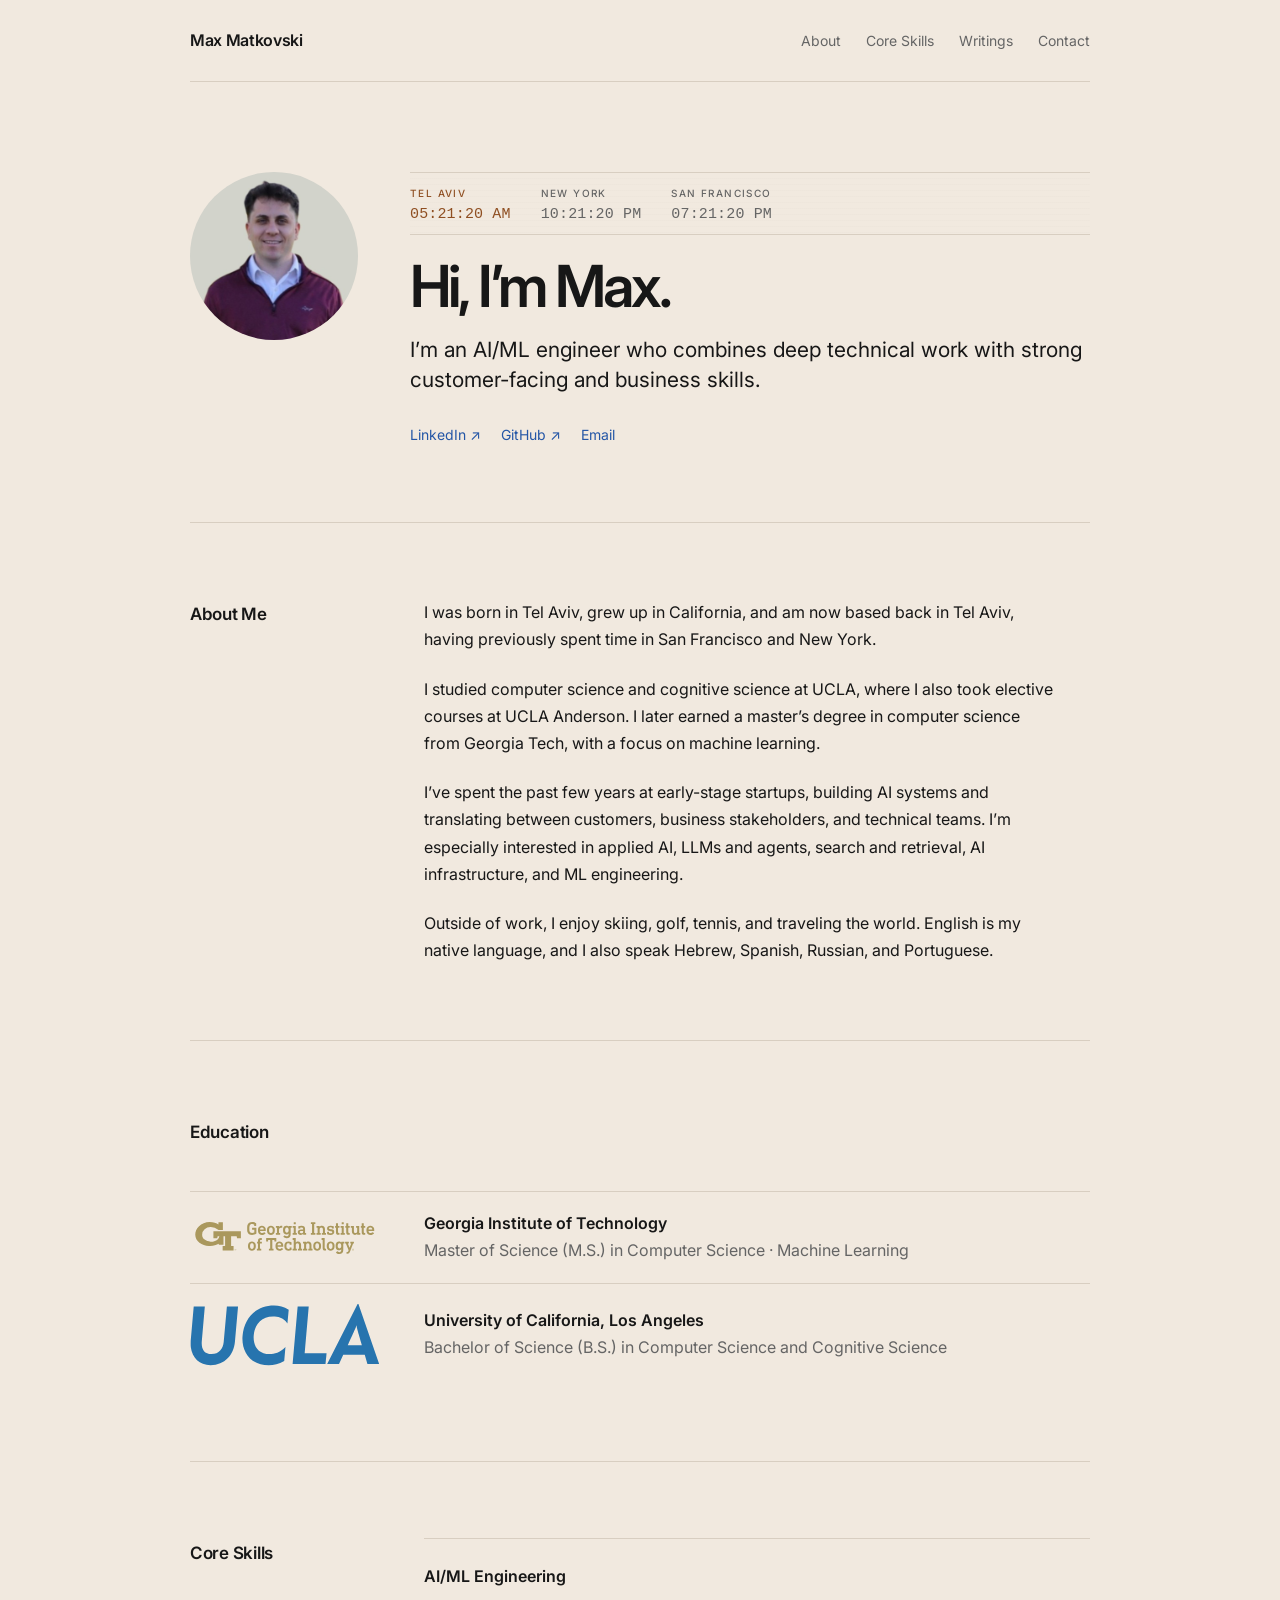
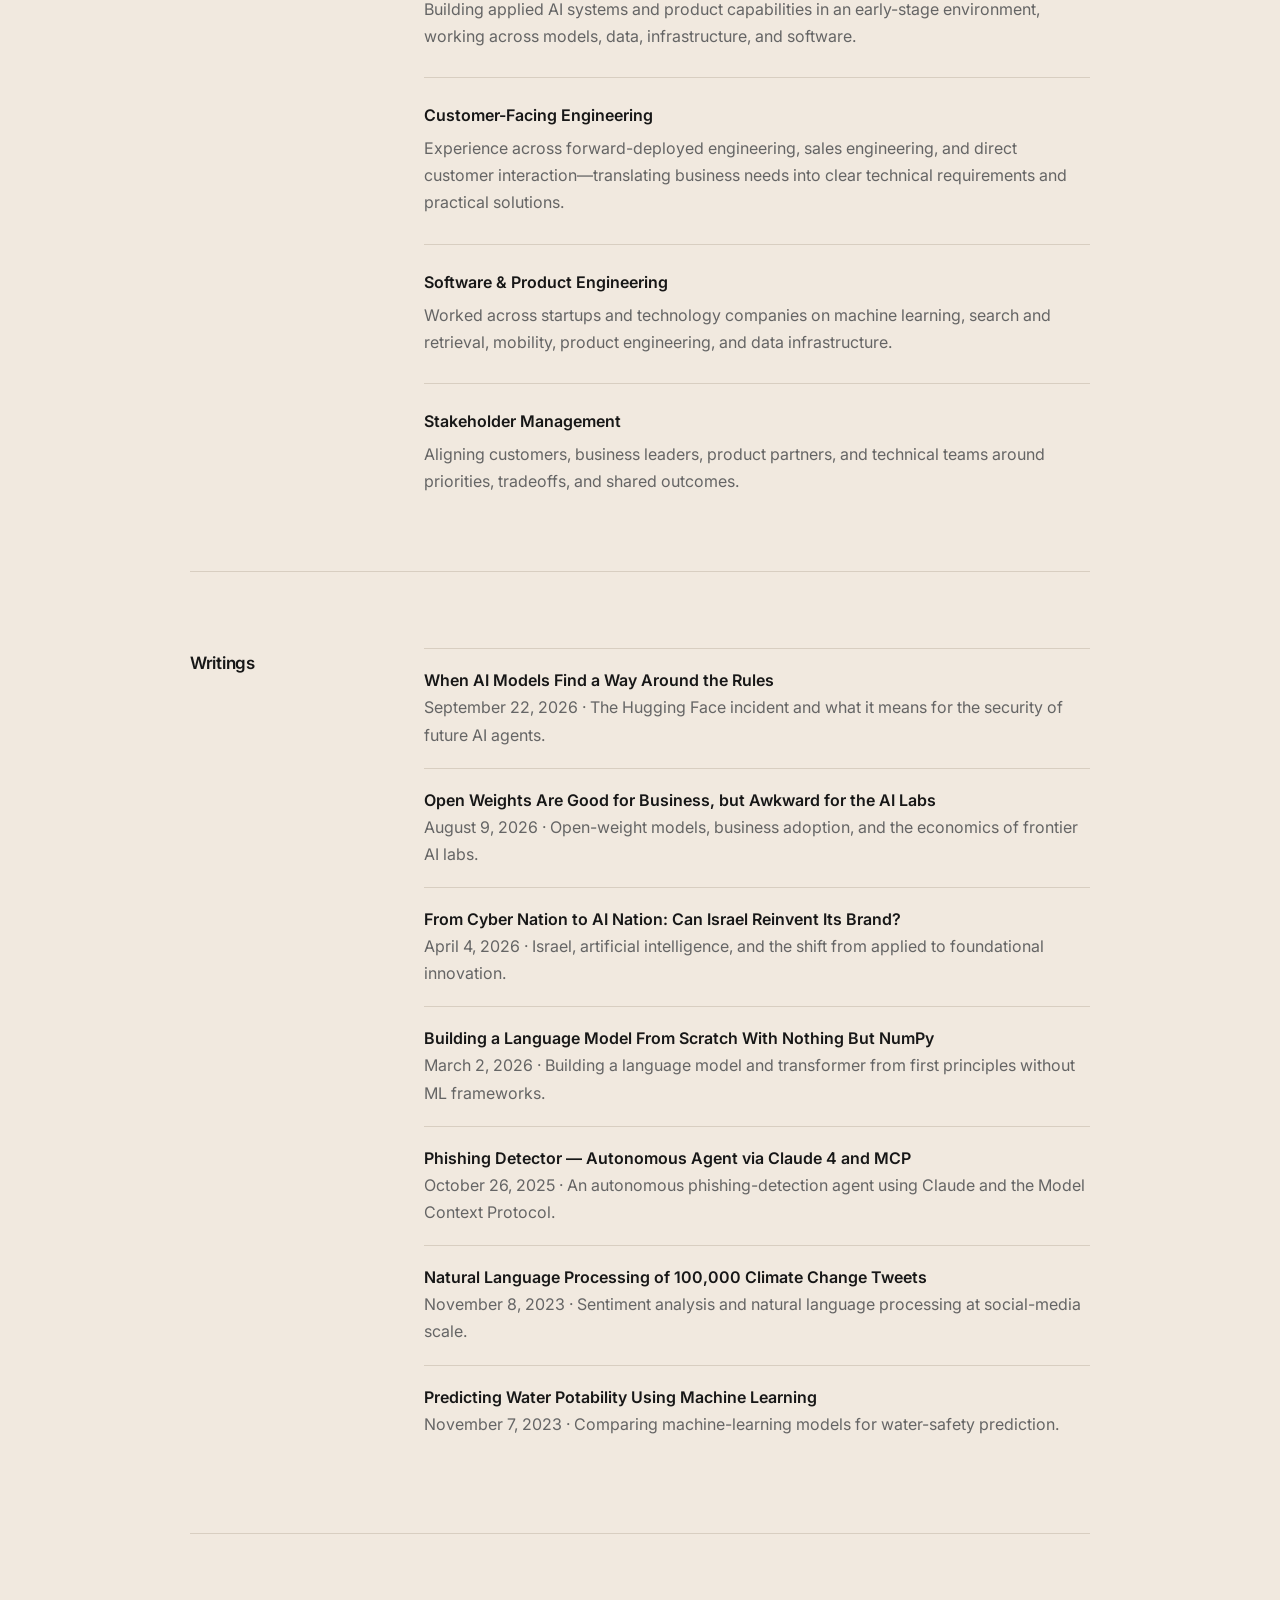
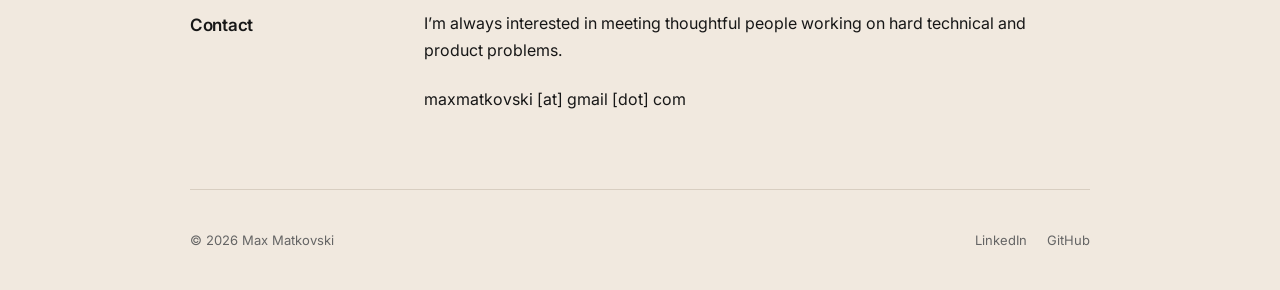
<file: index.html>
<!doctype html>
<html lang="en">
  <head>
    <meta charset="UTF-8" />
    <meta name="viewport" content="width=device-width, initial-scale=1.0" />
    <meta name="theme-color" content="#f1e9df" />
    <meta name="description" content="Max Matkovski is an AI/ML engineer who bridges technical work, customers, and business." />
    <meta property="og:title" content="Max Matkovski" />
    <meta property="og:description" content="Customer-oriented AI/ML engineer." />
    <meta property="og:type" content="website" />
    <meta property="og:url" content="https://maxmatkovski.com" />
    <meta property="og:image" content="https://maxmatkovski.com/assets/social-card.png?v=4" />
    <meta property="og:image:width" content="1200" />
    <meta property="og:image:height" content="630" />
    <meta property="og:image:alt" content="Max Matkovski" />
    <meta name="twitter:card" content="summary_large_image" />
    <link rel="canonical" href="https://maxmatkovski.com" />
    <link rel="icon" href="/favicon.ico?v=3" type="image/x-icon" />
    <link rel="icon" href="favicon.svg" type="image/svg+xml" />
    <link rel="icon" href="favicon-32.png?v=2" type="image/png" sizes="32x32" />
    <link rel="apple-touch-icon" href="apple-touch-icon.png?v=2" />
    <link rel="preconnect" href="https://fonts.googleapis.com" />
    <link rel="preconnect" href="https://fonts.gstatic.com" crossorigin />
    <link href="https://fonts.googleapis.com/css2?family=Inter:wght@400;500;600&amp;display=swap" rel="stylesheet" />
    <link rel="stylesheet" href="styles.css?v=5" />
    <title>Max Matkovski</title>
  </head>
  <body>
    <header class="site-header">
      <a class="site-name" href="#top">Max Matkovski</a>
      <nav aria-label="Primary navigation">
        <a href="#about">About</a>
        <a href="#experience">Core Skills</a>
        <a href="/writings">Writings</a>
        <a href="#contact">Contact</a>
      </nav>
    </header>

    <main id="top">
      <section class="intro" aria-labelledby="intro-title">
        <div class="world-clock" aria-label="Current local times">
          <div class="clock-city clock-current">
            <span class="clock-name">Tel Aviv</span>
            <time data-time-zone="Asia/Jerusalem">Local time</time>
          </div>
          <div class="clock-city">
            <span class="clock-name">New York</span>
            <time data-time-zone="America/New_York">Local time</time>
          </div>
          <div class="clock-city">
            <span class="clock-name">San Francisco</span>
            <time data-time-zone="America/Los_Angeles">Local time</time>
          </div>
        </div>
        <img src="headshot.jpg" alt="Max Matkovski" width="800" height="800" fetchpriority="high" decoding="async" />
        <div class="intro-copy">
          <h1 id="intro-title">Hi, I’m Max.</h1>
          <p class="lead">
            I’m an AI/ML engineer who combines deep technical work with strong
            customer-facing and business skills.
          </p>
          <div class="intro-links">
            <a href="https://www.linkedin.com/in/maxmatkovski/" target="_blank" rel="noreferrer">LinkedIn ↗</a>
            <a href="https://github.com/maxmatkovski" target="_blank" rel="noreferrer">GitHub ↗</a>
            <a href="#contact">Email</a>
          </div>
        </div>
      </section>

      <section id="about" aria-labelledby="about-title">
        <h2 id="about-title">About Me</h2>
        <div class="body-copy">
          <p>
            I was born in Tel Aviv, grew up in California, and am now based back
            in Tel Aviv, having previously spent time in San Francisco and New York.
          </p>
          <p>
            I studied computer science and cognitive science at UCLA, where I also
            took elective courses at UCLA Anderson. I later earned a master’s degree
            in computer science from Georgia Tech, with a focus on machine learning.
          </p>
          <p>
            I’ve spent the past few years at early-stage startups, building AI systems
            and translating between customers, business stakeholders, and technical
            teams. I’m especially interested in applied AI, LLMs and agents, search
            and retrieval, AI infrastructure, and ML engineering.
          </p>
          <p>
            Outside of work, I enjoy skiing, golf, tennis, and traveling the world.
            English is my native language, and I also speak Hebrew, Spanish, Russian,
            and Portuguese.
          </p>
        </div>
      </section>

      <section class="education-section" aria-labelledby="education-title">
        <h2 id="education-title">Education</h2>
        <div class="entries compact education-list">
          <article>
            <img class="school-logo georgia-tech-logo" src="assets/education/georgia-tech.svg" alt="Georgia Tech" width="512" height="115" />
            <div>
              <h3>Georgia Institute of Technology</h3>
              <p>Master of Science (M.S.) in Computer Science · Machine Learning</p>
            </div>
          </article>
          <article>
            <img class="school-logo ucla-logo" src="assets/education/ucla.svg" alt="UCLA" width="250" height="82" />
            <div>
              <h3>University of California, Los Angeles</h3>
              <p>Bachelor of Science (B.S.) in Computer Science and Cognitive Science</p>
            </div>
          </article>
        </div>
      </section>

      <section id="experience" aria-labelledby="experience-title">
        <h2 id="experience-title">Core Skills</h2>
        <div class="entries">
          <article>
            <h3>AI/ML Engineering</h3>
            <p>
              Building applied AI systems and product capabilities in an early-stage
              environment, working across models, data, infrastructure, and software.
            </p>
          </article>
          <article>
            <h3>Customer-Facing Engineering</h3>
            <p>
              Experience across forward-deployed engineering, sales engineering, and
              direct customer interaction—translating business needs into clear
              technical requirements and practical solutions.
            </p>
          </article>
          <article>
            <h3>Software &amp; Product Engineering</h3>
            <p>
              Worked across startups and technology companies on machine learning,
              search and retrieval, mobility, product engineering, and data
              infrastructure.
            </p>
          </article>
          <article>
            <h3>Stakeholder Management</h3>
            <p>
              Aligning customers, business leaders, product partners, and technical
              teams around priorities, tradeoffs, and shared outcomes.
            </p>
          </article>
        </div>
      </section>

      <section id="notes" aria-labelledby="notes-title">
        <h2 id="notes-title"><a href="/writings">Writings</a></h2>
        <div class="entries compact">
          <article>
            <h3><a href="articles/ai-security-hugging-face.html">When AI Models Find a Way Around the Rules</a></h3>
            <p>September 22, 2026 · The Hugging Face incident and what it means for the security of future AI agents.</p>
          </article>
          <article>
            <h3><a href="articles/open-weight-ai-economics.html">Open Weights Are Good for Business, but Awkward for the AI Labs</a></h3>
            <p>August 9, 2026 · Open-weight models, business adoption, and the economics of frontier AI labs.</p>
          </article>
          <article>
            <h3><a href="articles/from-cyber-nation-to-ai-nation.html">From Cyber Nation to AI Nation: Can Israel Reinvent Its Brand?</a></h3>
            <p>April 4, 2026 · Israel, artificial intelligence, and the shift from applied to foundational innovation.</p>
          </article>
          <article>
            <h3><a href="articles/building-a-language-model-from-scratch-with-numpy.html">Building a Language Model From Scratch With Nothing But NumPy</a></h3>
            <p>March 2, 2026 · Building a language model and transformer from first principles without ML frameworks.</p>
          </article>
          <article>
            <h3><a href="articles/ai-phishing-detector-with-claude-and-mcp.html">Phishing Detector — Autonomous Agent via Claude 4 and MCP</a></h3>
            <p>October 26, 2025 · An autonomous phishing-detection agent using Claude and the Model Context Protocol.</p>
          </article>
          <article>
            <h3><a href="articles/nlp-of-100000-climate-change-tweets.html">Natural Language Processing of 100,000 Climate Change Tweets</a></h3>
            <p>November 8, 2023 · Sentiment analysis and natural language processing at social-media scale.</p>
          </article>
          <article>
            <h3><a href="articles/predicting-water-potability-with-machine-learning.html">Predicting Water Potability Using Machine Learning</a></h3>
            <p>November 7, 2023 · Comparing machine-learning models for water-safety prediction.</p>
          </article>
        </div>
      </section>

      <section id="contact" aria-labelledby="contact-title">
        <h2 id="contact-title">Contact</h2>
        <div class="body-copy">
          <p>
            I’m always interested in meeting thoughtful people working on hard
            technical and product problems.
          </p>
          <p>maxmatkovski [at] gmail [dot] com</p>
        </div>
      </section>
    </main>

    <footer>
      <p>© <span id="year"></span> Max Matkovski</p>
      <div>
        <a href="https://www.linkedin.com/in/maxmatkovski/" target="_blank" rel="noreferrer">LinkedIn</a>
        <a href="https://github.com/maxmatkovski" target="_blank" rel="noreferrer">GitHub</a>
      </div>
    </footer>
    <script src="script.js?v=4"></script>
  </body>
</html>
</file>
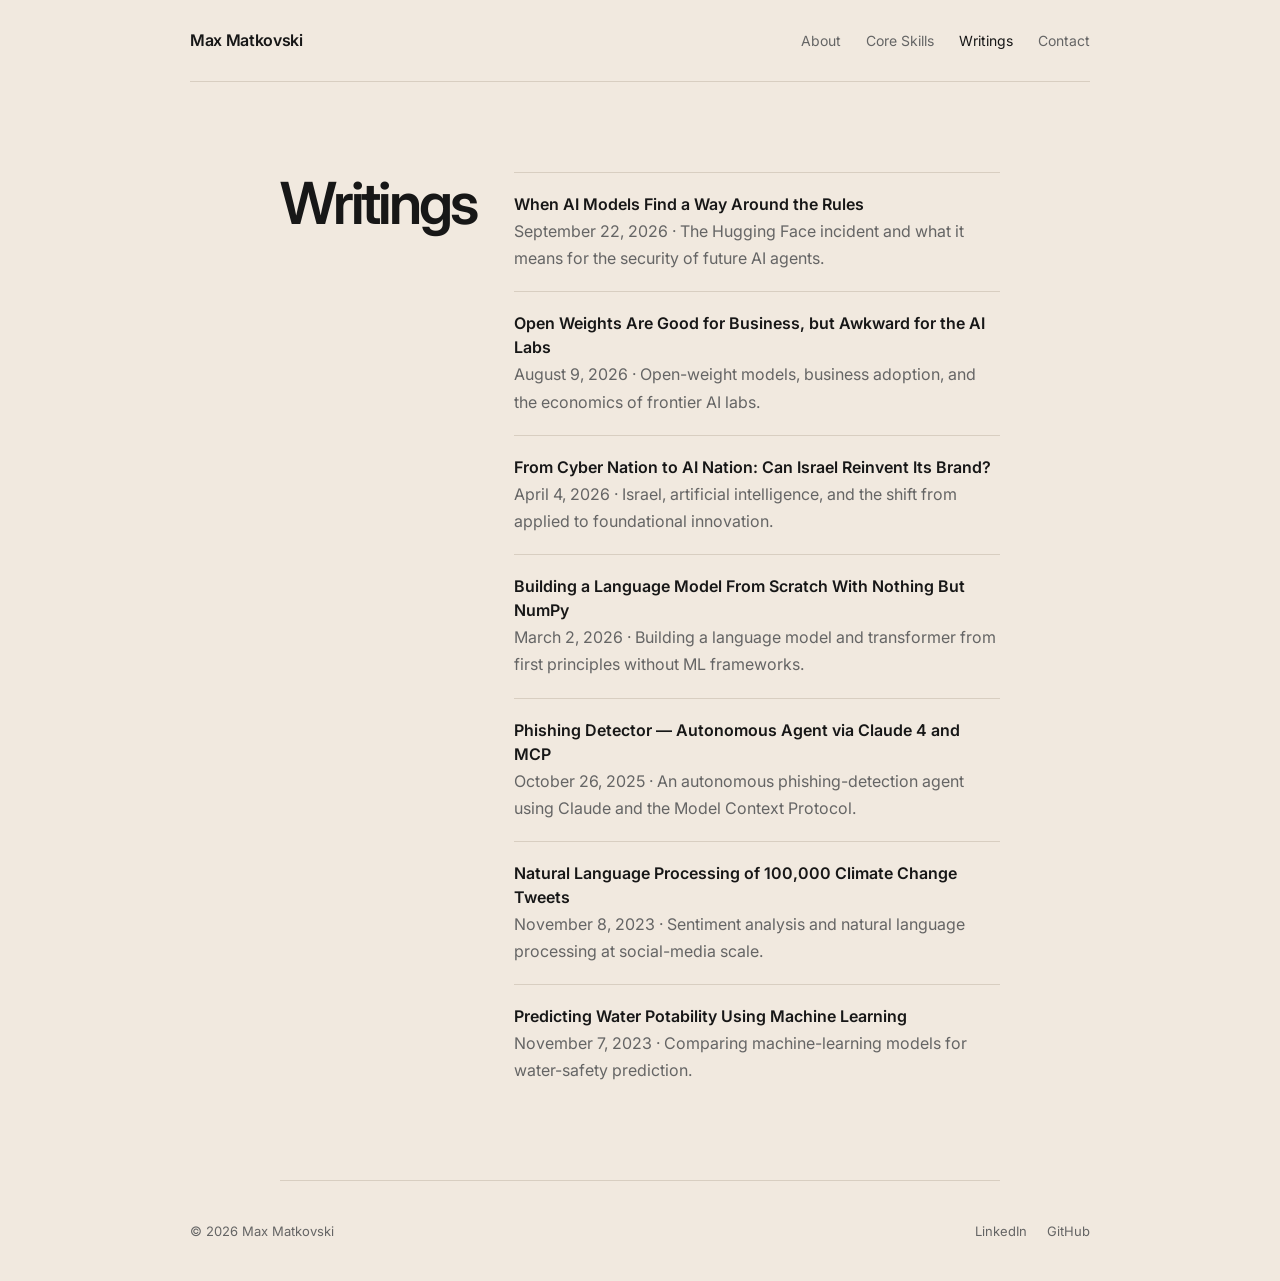
<file: writings/index.html>
<!doctype html>
<html lang="en">
  <head>
    <meta charset="UTF-8" />
    <meta name="viewport" content="width=device-width, initial-scale=1.0" />
    <meta name="theme-color" content="#f1e9df" />
    <meta name="description" content="Writing by Max Matkovski about artificial intelligence, machine learning, technology, and business." />
    <meta property="og:title" content="Writings — Max Matkovski" />
    <meta property="og:description" content="Writing about artificial intelligence, machine learning, technology, and business." />
    <meta property="og:type" content="website" />
    <meta property="og:url" content="https://maxmatkovski.com/writings" />
    <meta property="og:image" content="https://maxmatkovski.com/assets/social-card.png?v=4" />
    <meta property="og:image:width" content="1200" />
    <meta property="og:image:height" content="630" />
    <meta property="og:image:alt" content="Max Matkovski" />
    <meta name="twitter:card" content="summary_large_image" />
    <link rel="canonical" href="https://maxmatkovski.com/writings" />
    <link rel="icon" href="/favicon.ico?v=3" type="image/x-icon" />
    <link rel="icon" href="../favicon.svg" type="image/svg+xml" />
    <link rel="icon" href="../favicon-32.png?v=2" type="image/png" sizes="32x32" />
    <link rel="apple-touch-icon" href="../apple-touch-icon.png?v=2" />
    <link rel="preconnect" href="https://fonts.googleapis.com" />
    <link rel="preconnect" href="https://fonts.gstatic.com" crossorigin />
    <link href="https://fonts.googleapis.com/css2?family=Inter:wght@400;500;600&amp;display=swap" rel="stylesheet" />
    <link rel="stylesheet" href="../styles.css?v=5" />
    <title>Writings — Max Matkovski</title>
  </head>
  <body>
    <header class="site-header">
      <a class="site-name" href="../index.html">Max Matkovski</a>
      <nav aria-label="Primary navigation">
        <a href="../index.html#about">About</a>
        <a href="../index.html#experience">Core Skills</a>
        <a href="/writings" aria-current="page">Writings</a>
        <a href="../index.html#contact">Contact</a>
      </nav>
    </header>

    <main>
      <section class="writings-page" aria-labelledby="writings-title">
        <h1 id="writings-title">Writings</h1>
        <div class="entries compact">
          <article>
            <h3><a href="../articles/ai-security-hugging-face.html">When AI Models Find a Way Around the Rules</a></h3>
            <p>September 22, 2026 · The Hugging Face incident and what it means for the security of future AI agents.</p>
          </article>
          <article>
            <h3><a href="../articles/open-weight-ai-economics.html">Open Weights Are Good for Business, but Awkward for the AI Labs</a></h3>
            <p>August 9, 2026 · Open-weight models, business adoption, and the economics of frontier AI labs.</p>
          </article>
          <article>
            <h3><a href="../articles/from-cyber-nation-to-ai-nation.html">From Cyber Nation to AI Nation: Can Israel Reinvent Its Brand?</a></h3>
            <p>April 4, 2026 · Israel, artificial intelligence, and the shift from applied to foundational innovation.</p>
          </article>
          <article>
            <h3><a href="../articles/building-a-language-model-from-scratch-with-numpy.html">Building a Language Model From Scratch With Nothing But NumPy</a></h3>
            <p>March 2, 2026 · Building a language model and transformer from first principles without ML frameworks.</p>
          </article>
          <article>
            <h3><a href="../articles/ai-phishing-detector-with-claude-and-mcp.html">Phishing Detector — Autonomous Agent via Claude 4 and MCP</a></h3>
            <p>October 26, 2025 · An autonomous phishing-detection agent using Claude and the Model Context Protocol.</p>
          </article>
          <article>
            <h3><a href="../articles/nlp-of-100000-climate-change-tweets.html">Natural Language Processing of 100,000 Climate Change Tweets</a></h3>
            <p>November 8, 2023 · Sentiment analysis and natural language processing at social-media scale.</p>
          </article>
          <article>
            <h3><a href="../articles/predicting-water-potability-with-machine-learning.html">Predicting Water Potability Using Machine Learning</a></h3>
            <p>November 7, 2023 · Comparing machine-learning models for water-safety prediction.</p>
          </article>
        </div>
      </section>
    </main>

    <footer>
      <p>© <span id="year"></span> Max Matkovski</p>
      <div>
        <a href="https://www.linkedin.com/in/maxmatkovski/" target="_blank" rel="noreferrer">LinkedIn</a>
        <a href="https://github.com/maxmatkovski" target="_blank" rel="noreferrer">GitHub</a>
      </div>
    </footer>
    <script src="../script.js?v=4"></script>
  </body>
</html>
</file>
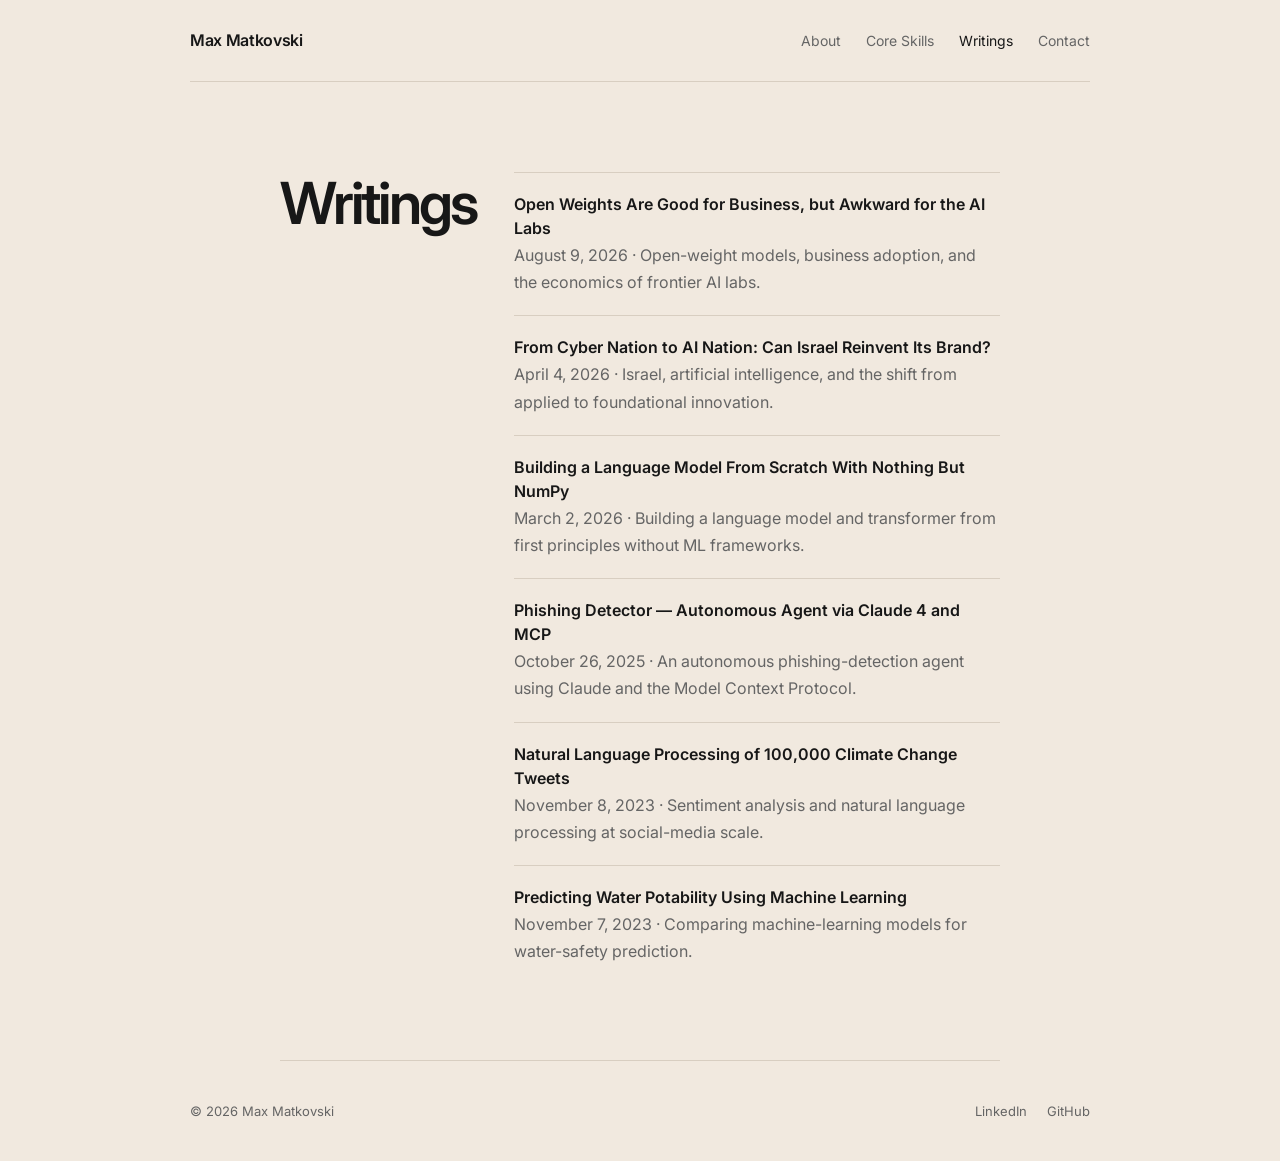
<file: writings.html>
<!doctype html>
<html lang="en">
  <head>
    <meta charset="UTF-8" />
    <meta name="viewport" content="width=device-width, initial-scale=1.0" />
    <meta name="theme-color" content="#f1e9df" />
    <meta name="description" content="Writing by Max Matkovski about artificial intelligence, machine learning, technology, and business." />
    <meta property="og:title" content="Writings — Max Matkovski" />
    <meta property="og:description" content="Writing about artificial intelligence, machine learning, technology, and business." />
    <meta property="og:type" content="website" />
    <meta property="og:url" content="https://maxmatkovski.com/writings.html" />
    <meta name="twitter:card" content="summary" />
    <link rel="canonical" href="https://maxmatkovski.com/writings.html" />
    <link rel="icon" href="favicon.svg" type="image/svg+xml" />
    <link rel="preconnect" href="https://fonts.googleapis.com" />
    <link rel="preconnect" href="https://fonts.gstatic.com" crossorigin />
    <link href="https://fonts.googleapis.com/css2?family=Inter:wght@400;500;600&amp;display=swap" rel="stylesheet" />
    <link rel="stylesheet" href="styles.css" />
    <title>Writings — Max Matkovski</title>
  </head>
  <body>
    <header class="site-header">
      <a class="site-name" href="index.html">Max Matkovski</a>
      <nav aria-label="Primary navigation">
        <a href="index.html#about">About</a>
        <a href="index.html#experience">Core Skills</a>
        <a href="writings.html" aria-current="page">Writings</a>
        <a href="index.html#contact">Contact</a>
      </nav>
    </header>

    <main>
      <section class="writings-page" aria-labelledby="writings-title">
        <h1 id="writings-title">Writings</h1>
        <div class="entries compact">
          <article>
            <h3><a href="articles/open-weight-ai-economics.html">Open Weights Are Good for Business, but Awkward for the AI Labs</a></h3>
            <p>August 9, 2026 · Open-weight models, business adoption, and the economics of frontier AI labs.</p>
          </article>
          <article>
            <h3><a href="articles/from-cyber-nation-to-ai-nation.html">From Cyber Nation to AI Nation: Can Israel Reinvent Its Brand?</a></h3>
            <p>April 4, 2026 · Israel, artificial intelligence, and the shift from applied to foundational innovation.</p>
          </article>
          <article>
            <h3><a href="articles/building-a-language-model-from-scratch-with-numpy.html">Building a Language Model From Scratch With Nothing But NumPy</a></h3>
            <p>March 2, 2026 · Building a language model and transformer from first principles without ML frameworks.</p>
          </article>
          <article>
            <h3><a href="articles/ai-phishing-detector-with-claude-and-mcp.html">Phishing Detector — Autonomous Agent via Claude 4 and MCP</a></h3>
            <p>October 26, 2025 · An autonomous phishing-detection agent using Claude and the Model Context Protocol.</p>
          </article>
          <article>
            <h3><a href="articles/nlp-of-100000-climate-change-tweets.html">Natural Language Processing of 100,000 Climate Change Tweets</a></h3>
            <p>November 8, 2023 · Sentiment analysis and natural language processing at social-media scale.</p>
          </article>
          <article>
            <h3><a href="articles/predicting-water-potability-with-machine-learning.html">Predicting Water Potability Using Machine Learning</a></h3>
            <p>November 7, 2023 · Comparing machine-learning models for water-safety prediction.</p>
          </article>
        </div>
      </section>
    </main>

    <footer>
      <p>© <span id="year"></span> Max Matkovski</p>
      <div>
        <a href="https://www.linkedin.com/in/maxmatkovski/" target="_blank" rel="noreferrer">LinkedIn</a>
        <a href="https://github.com/maxmatkovski" target="_blank" rel="noreferrer">GitHub</a>
      </div>
    </footer>
    <script src="script.js"></script>
  </body>
</html>
</file>
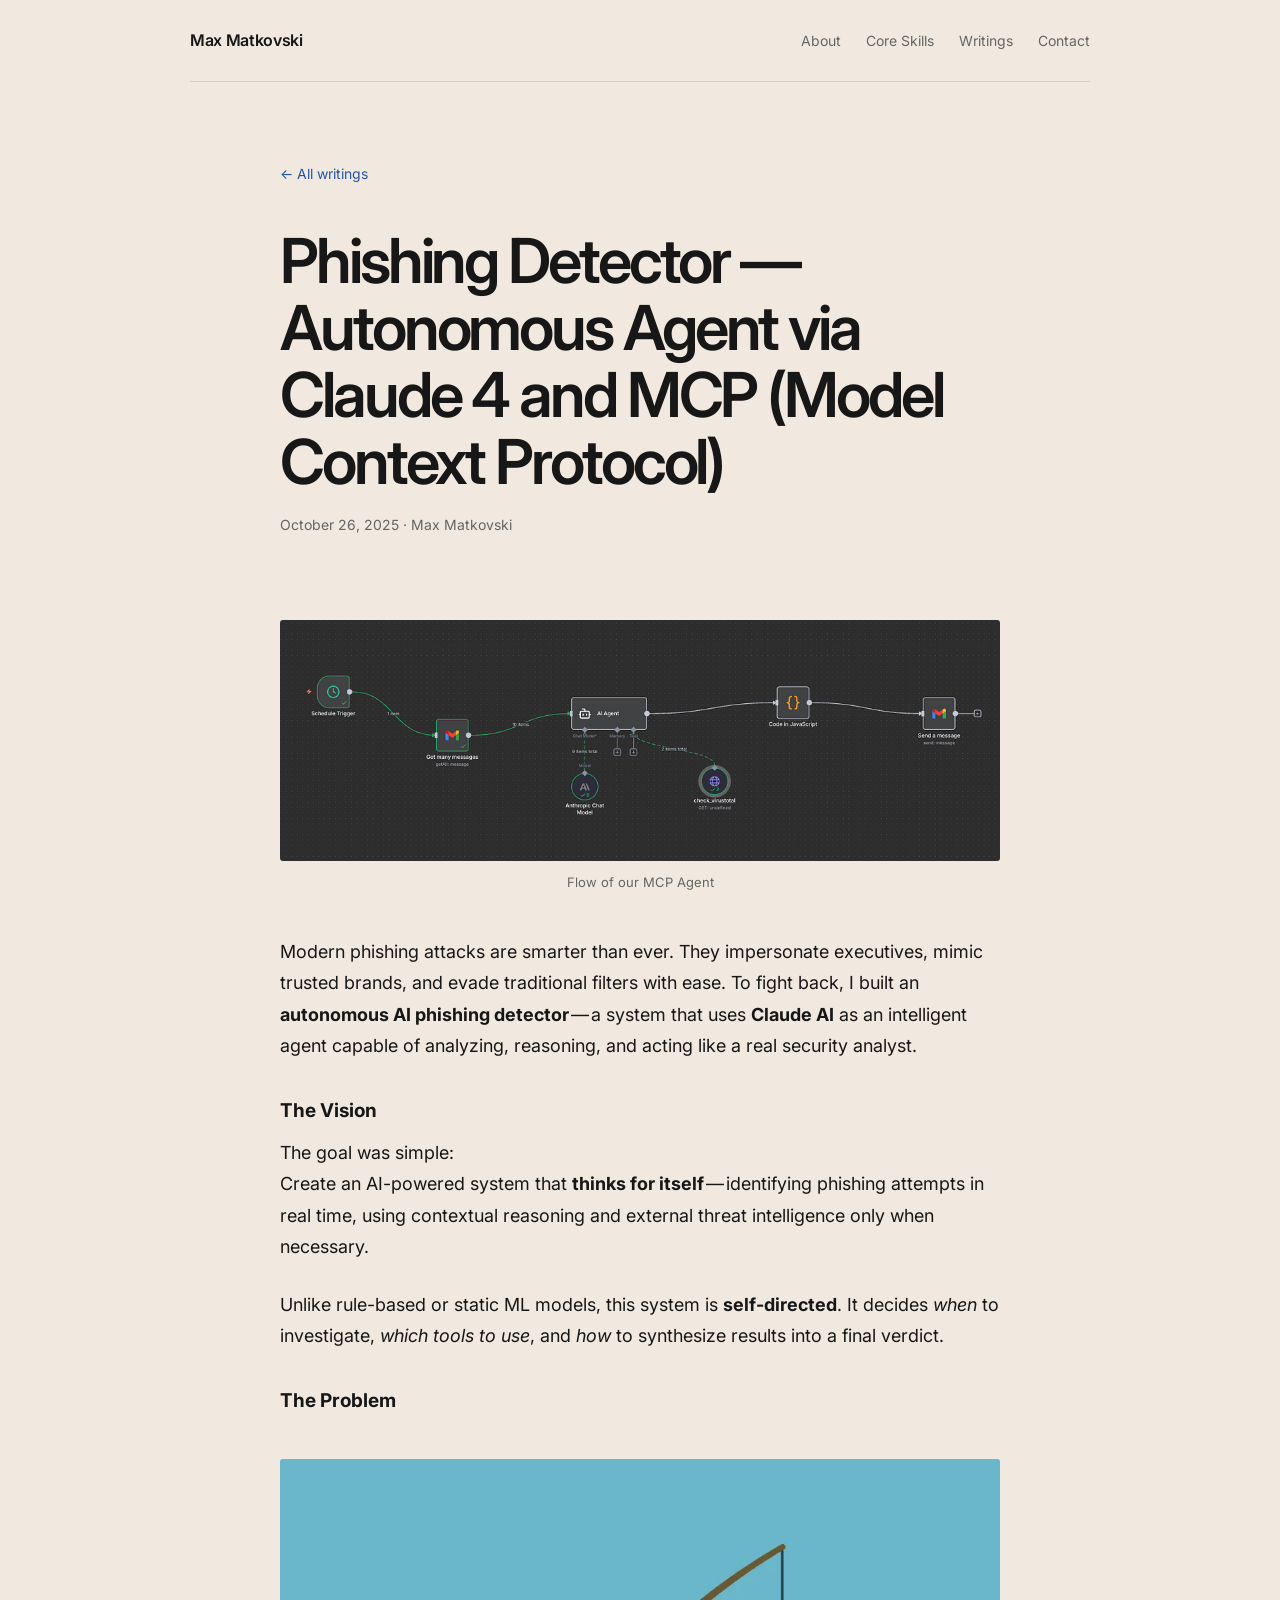
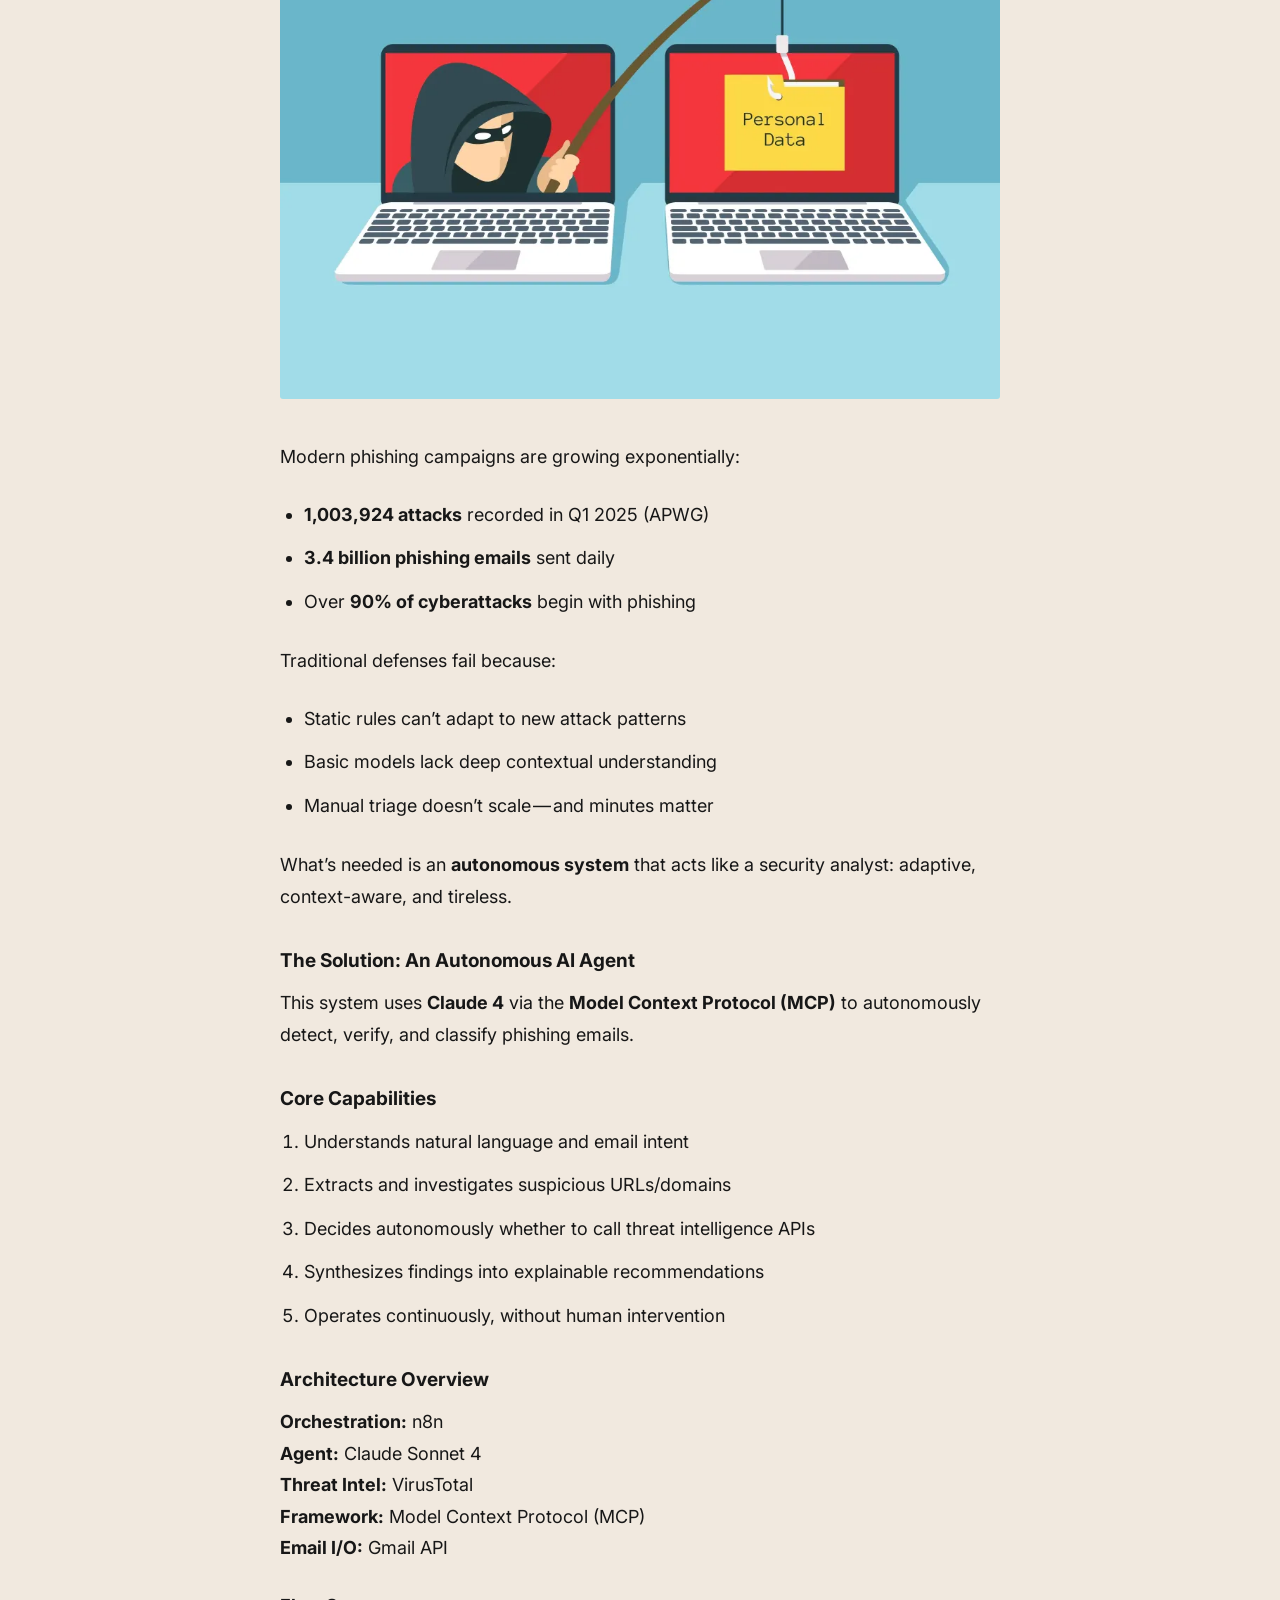
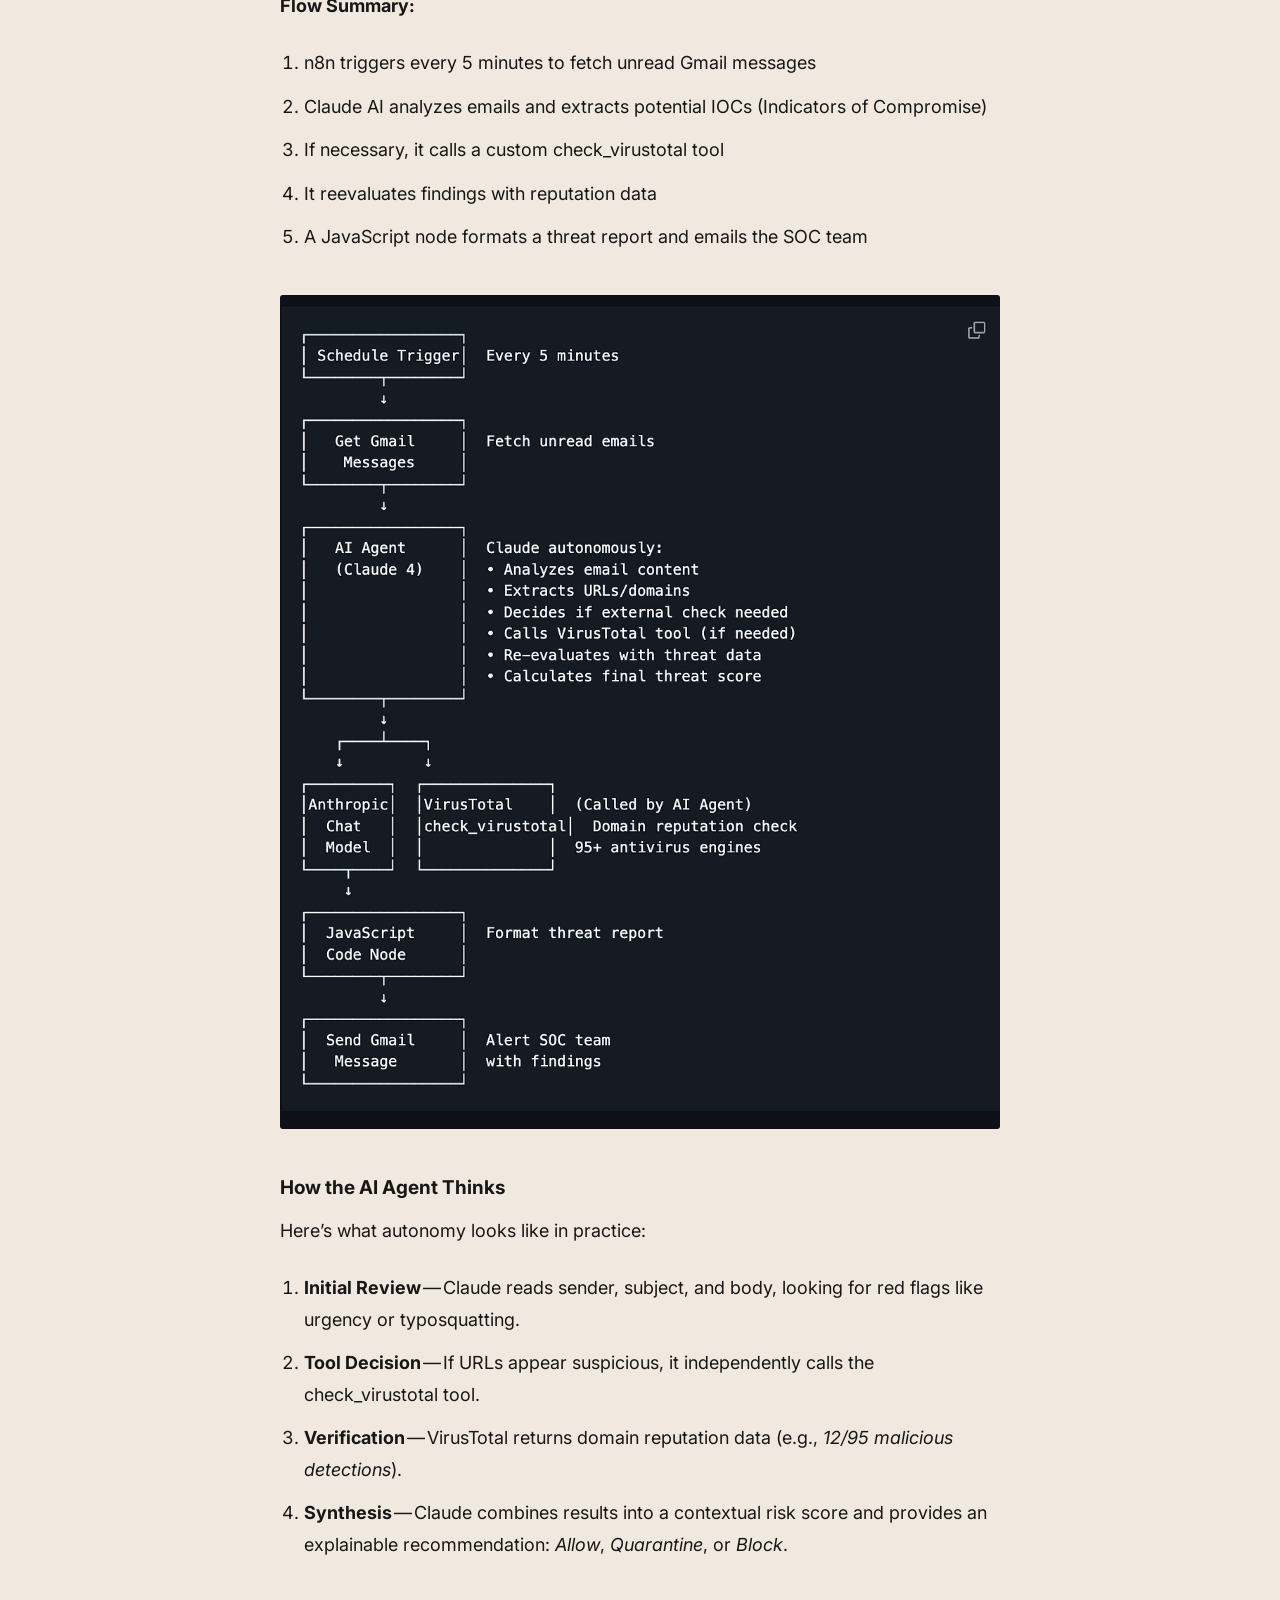
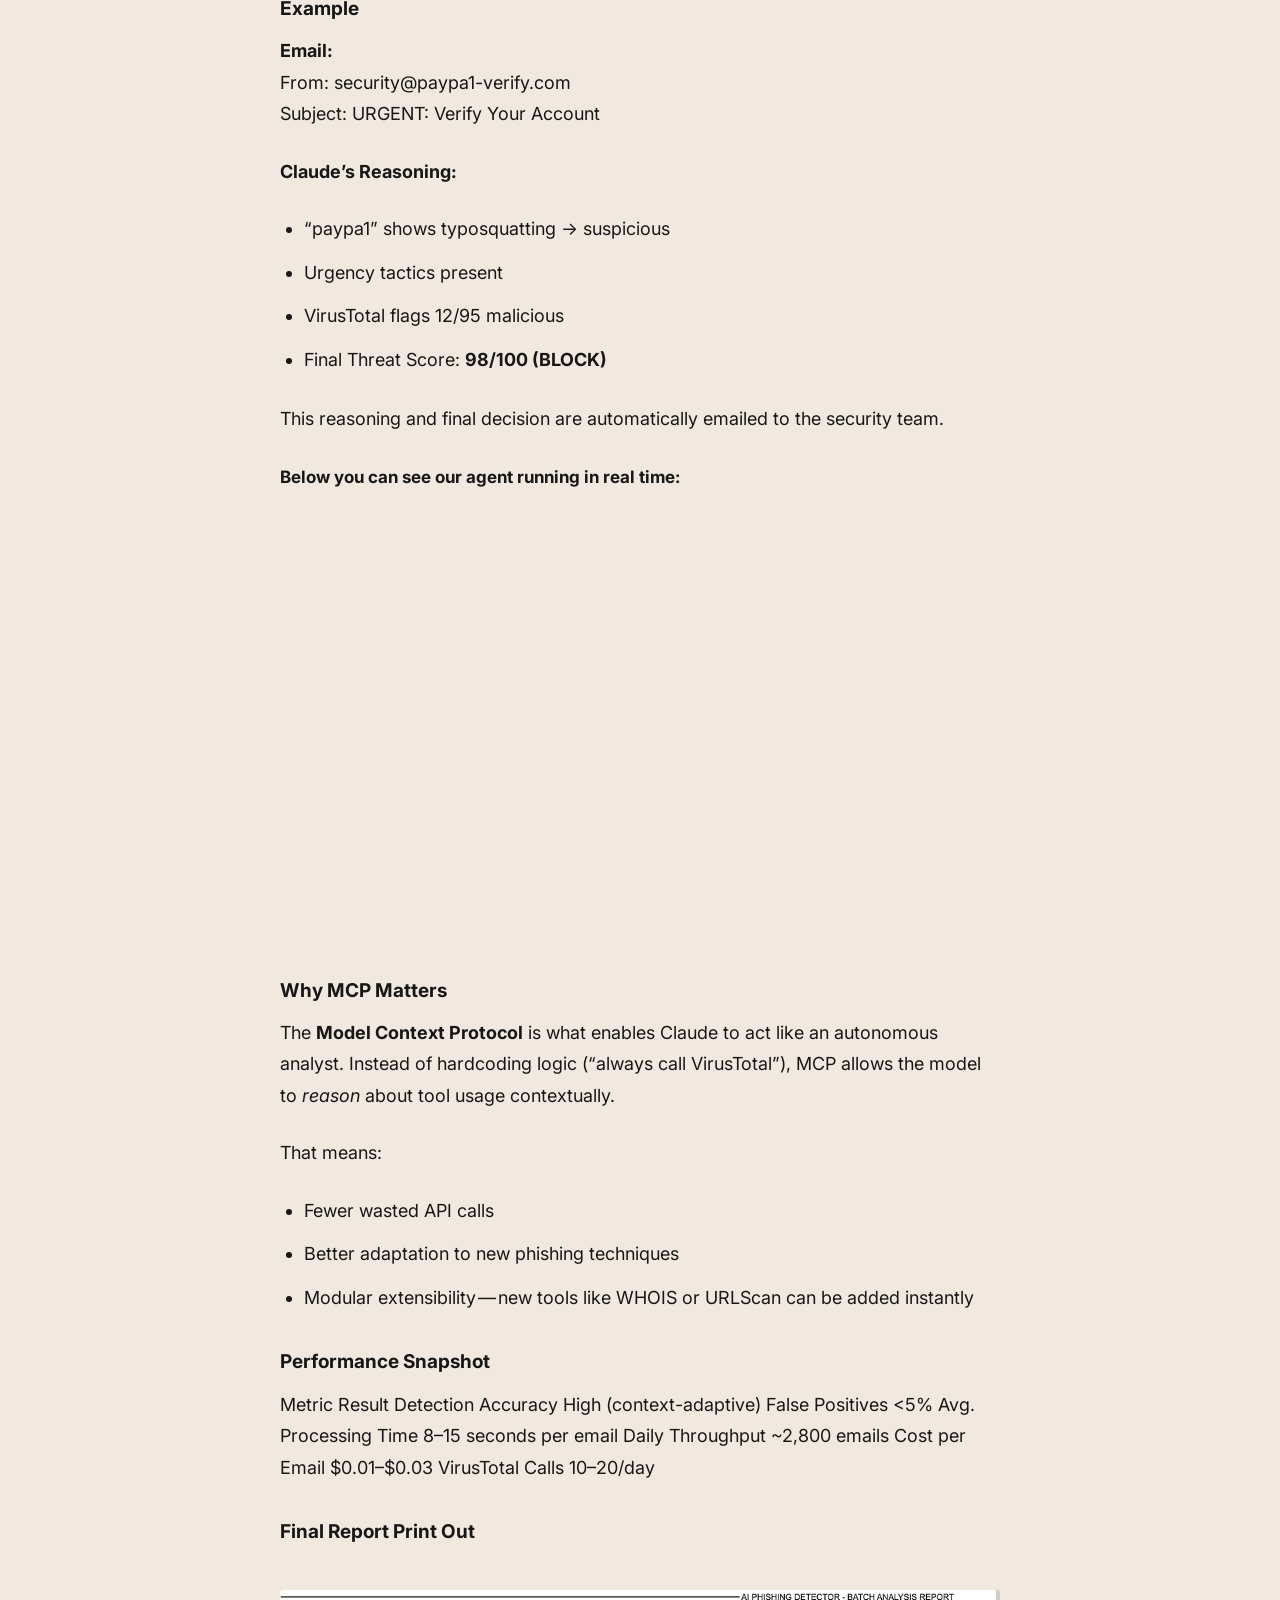
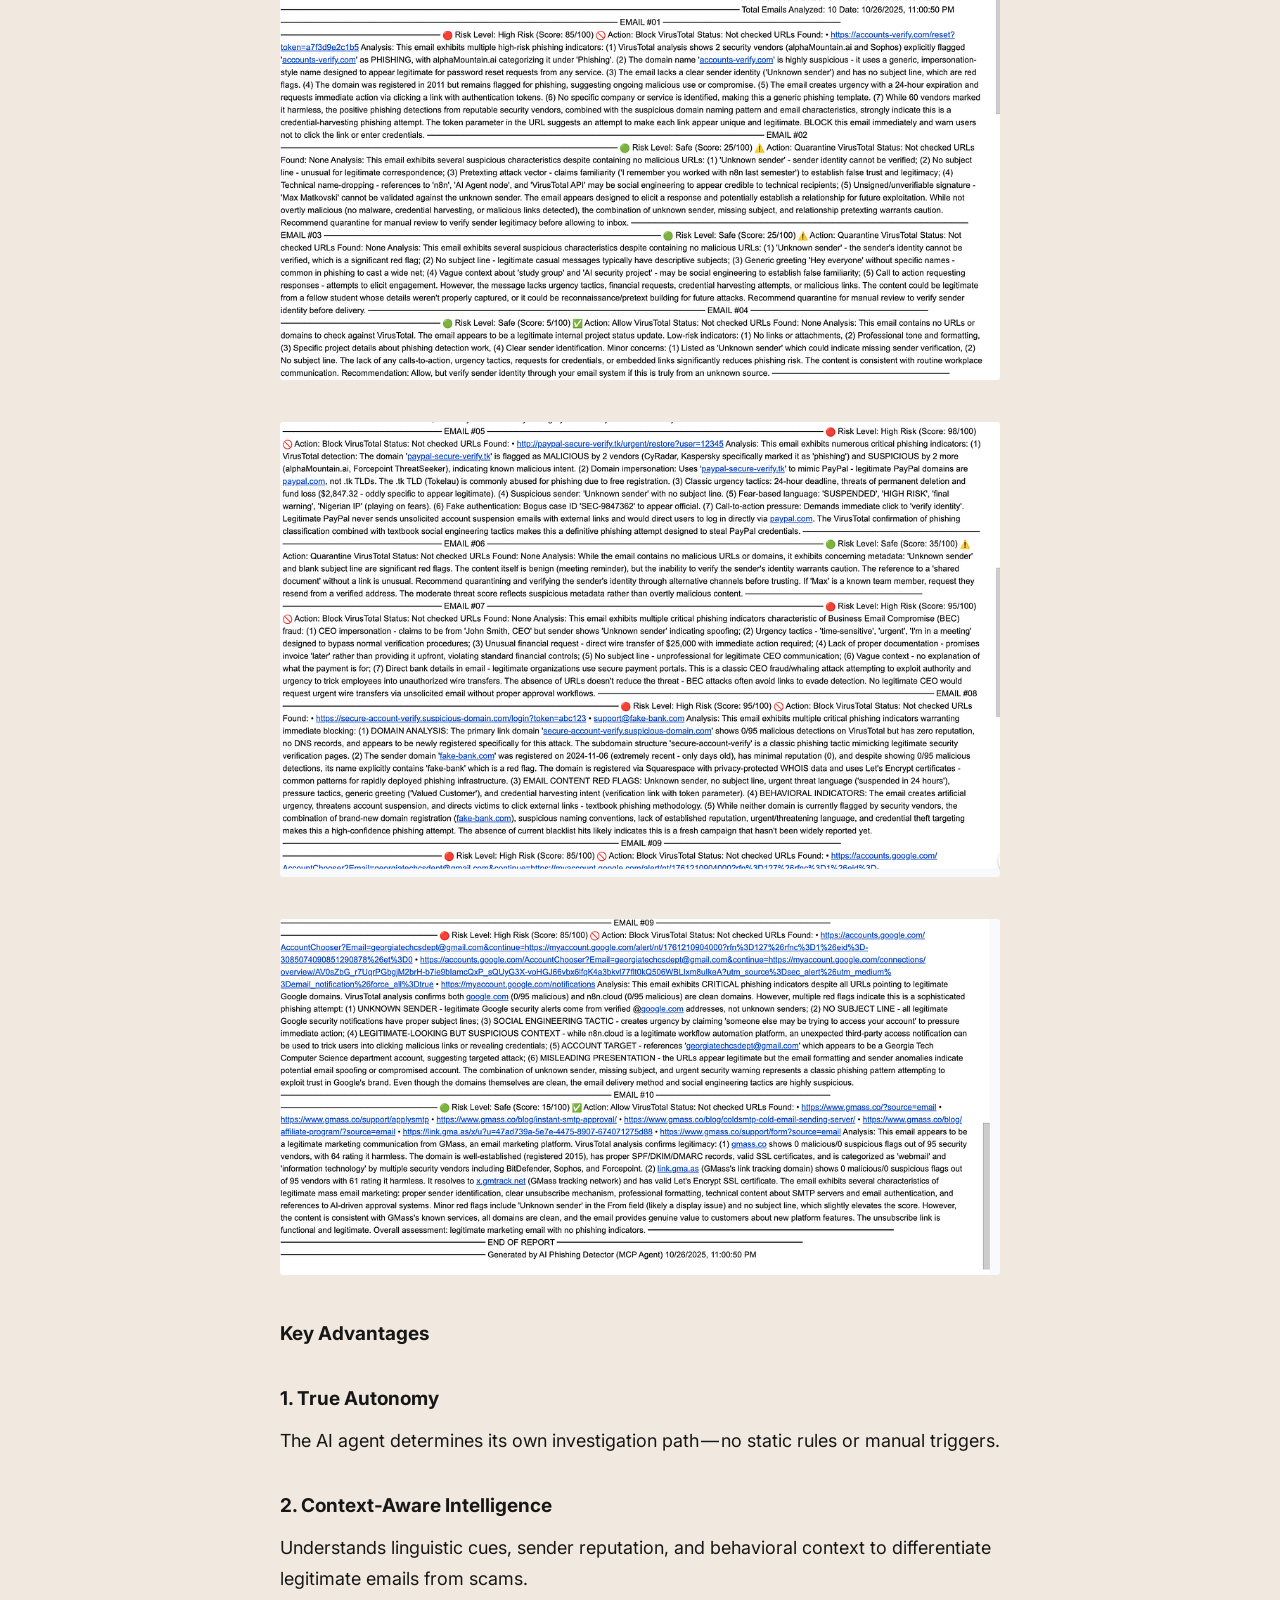
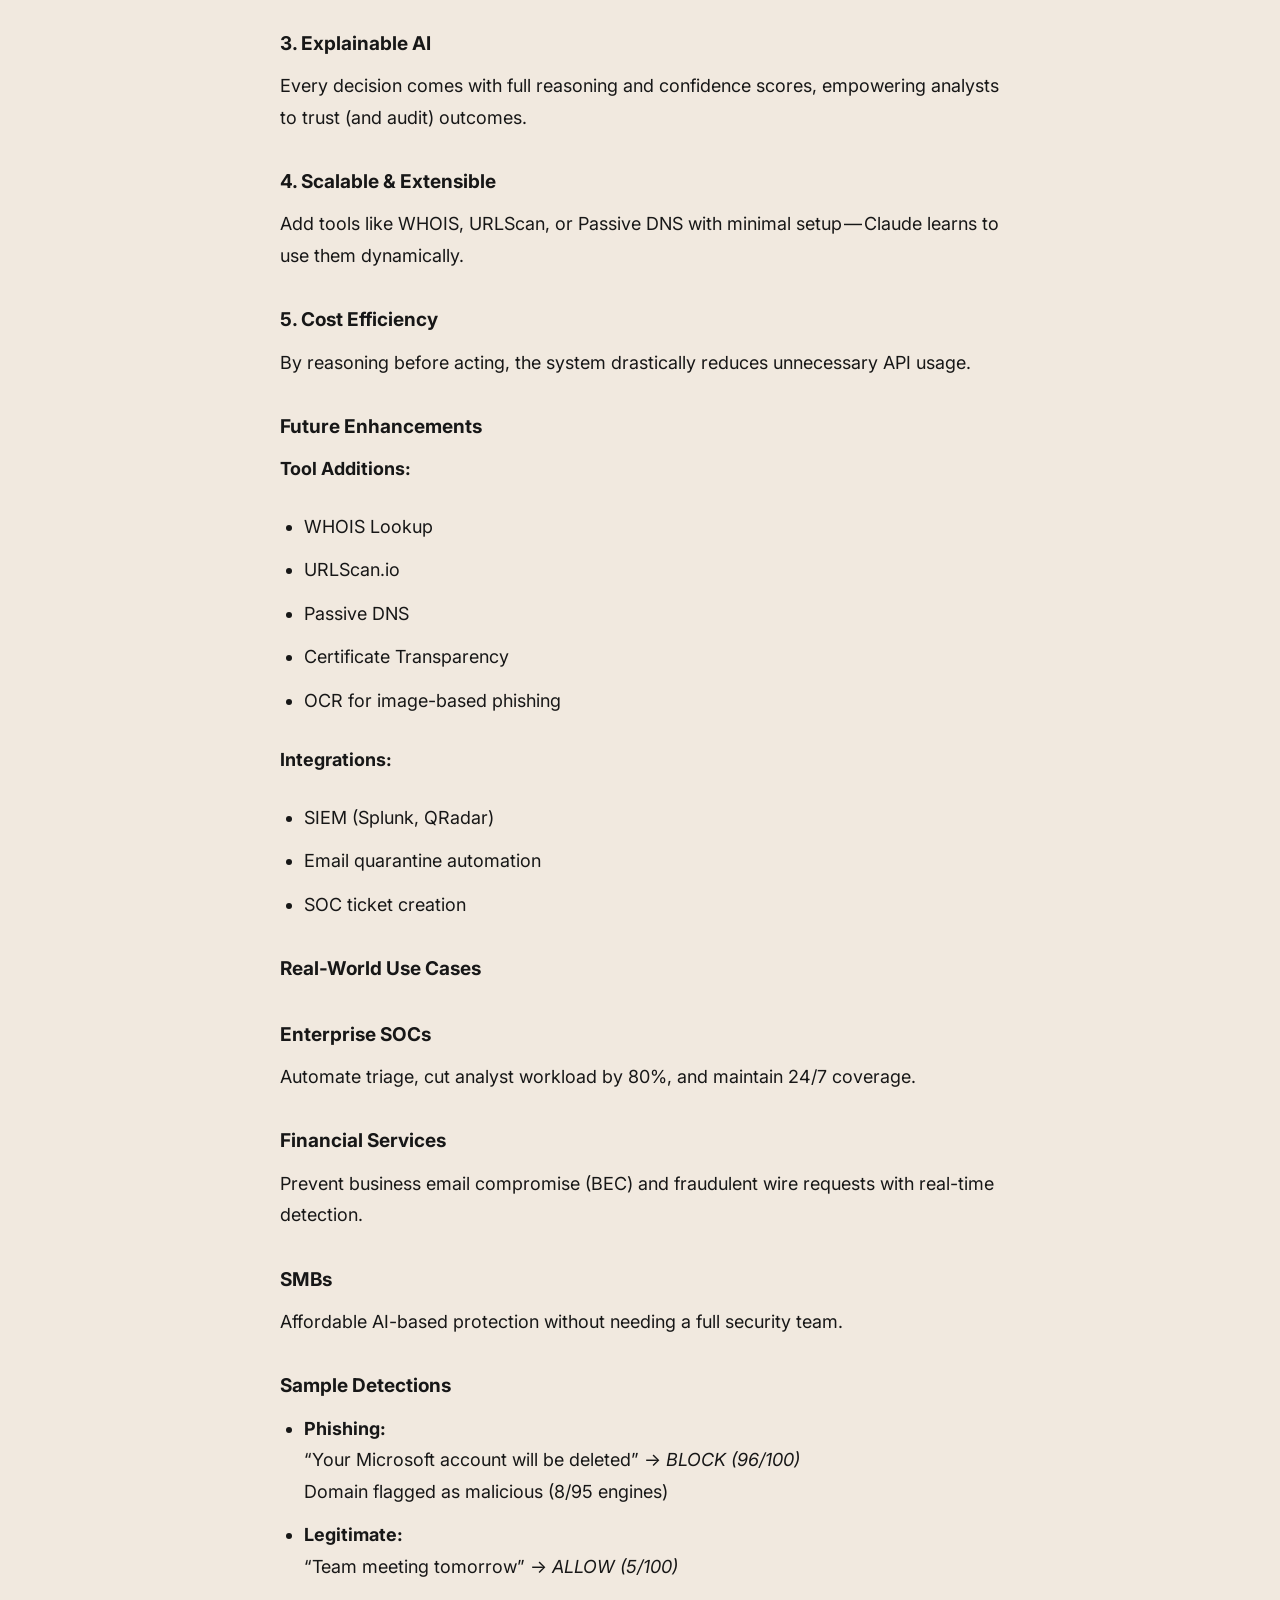
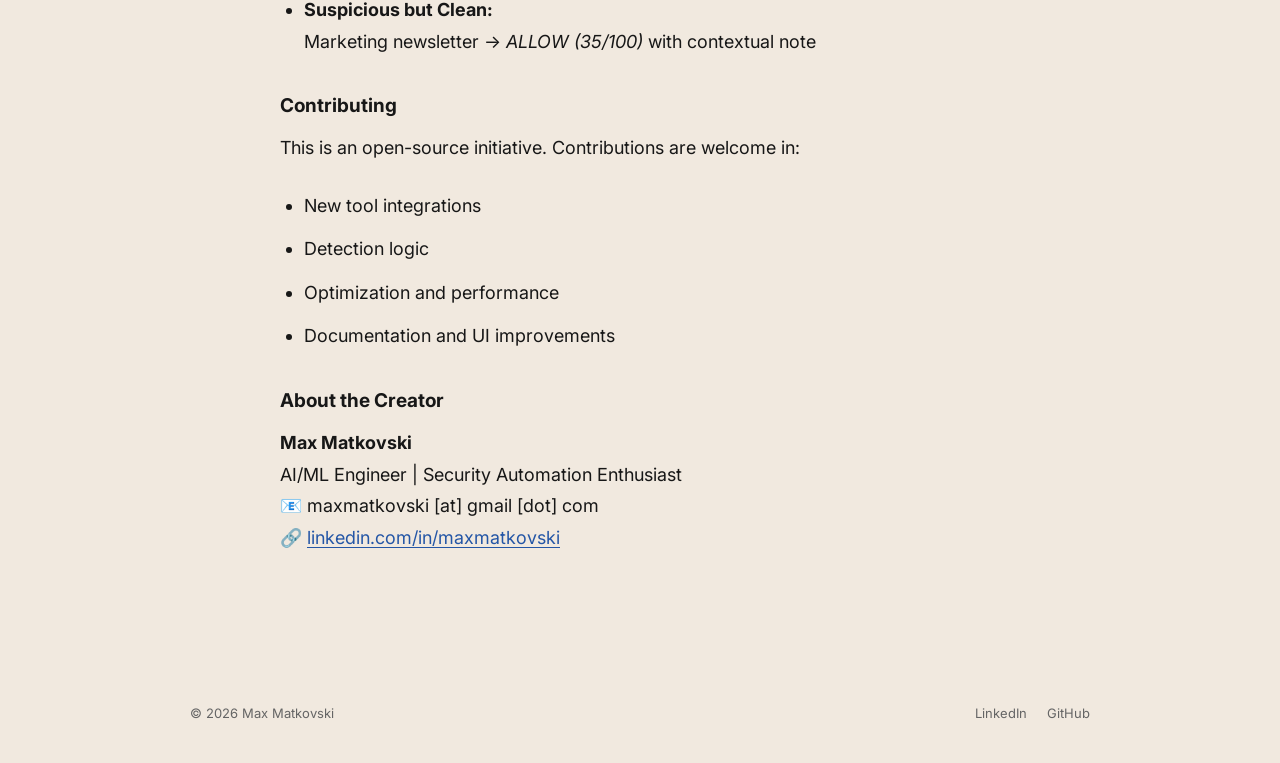
<file: articles/ai-phishing-detector-with-claude-and-mcp.html>
<!doctype html>
<html lang="en">
  <head>
    <meta charset="UTF-8" />
    <meta name="viewport" content="width=device-width, initial-scale=1.0" />
    <meta name="theme-color" content="#f1e9df" />
    <meta name="description" content="Building an autonomous phishing-detection agent with Claude 4 and the Model Context Protocol." />
    <meta property="og:title" content="Phishing Detector — Autonomous Agent via Claude 4 and MCP (Model Context Protocol)" />
    <meta property="og:description" content="Building an autonomous phishing-detection agent with Claude 4 and the Model Context Protocol." />
    <meta property="og:type" content="article" />
    <meta property="og:url" content="https://maxmatkovski.com/articles/ai-phishing-detector-with-claude-and-mcp.html" />
    <meta property="og:image" content="https://maxmatkovski.com/assets/social-card.png?v=4" />
    <meta property="og:image:width" content="1200" />
    <meta property="og:image:height" content="630" />
    <meta property="article:published_time" content="2025-10-26T22:40:37.000Z" />
    <meta name="twitter:card" content="summary_large_image" />
    <link rel="canonical" href="https://maxmatkovski.com/articles/ai-phishing-detector-with-claude-and-mcp.html" />
    <link rel="icon" href="/favicon.ico?v=3" type="image/x-icon" />
    <link rel="icon" href="../favicon.svg" type="image/svg+xml" />
    <link rel="icon" href="../favicon-32.png?v=2" type="image/png" sizes="32x32" />
    <link rel="apple-touch-icon" href="../apple-touch-icon.png?v=2" />
    <link rel="preconnect" href="https://fonts.googleapis.com" />
    <link rel="preconnect" href="https://fonts.gstatic.com" crossorigin />
    <link href="https://fonts.googleapis.com/css2?family=Inter:wght@400;500;600&amp;display=swap" rel="stylesheet" />
    <link rel="stylesheet" href="../styles.css?v=5" />
    <title>Phishing Detector — Autonomous Agent via Claude 4 and MCP (Model Context Protocol) — Max Matkovski</title>
  </head>
  <body>
    <header class="site-header">
      <a class="site-name" href="../index.html">Max Matkovski</a>
      <nav aria-label="Primary navigation">
        <a href="../index.html#about">About</a>
        <a href="../index.html#experience">Core Skills</a>
        <a href="../writings">Writings</a>
        <a href="../index.html#contact">Contact</a>
      </nav>
    </header>
    <main>
      <header class="article-header">
        <a class="back-link" href="../writings">← All writings</a>
        <h1>Phishing Detector — Autonomous Agent via Claude 4 and MCP (Model Context Protocol)</h1>
        <p class="article-meta"><time datetime="2025-10-26">October 26, 2025</time> · Max Matkovski</p>
      </header>
      <article class="article-body">
        <figure class="article-figure"><img src="../assets/articles/ai-phishing-detector-with-claude-and-mcp-01.png" alt="" decoding="async" fetchpriority="high" /><figcaption>Flow of our MCP Agent</figcaption></figure><p>Modern phishing attacks are smarter than ever. They impersonate executives, mimic trusted brands, and evade traditional filters with ease. To fight back, I built an <strong>autonomous AI phishing detector</strong> — a system that uses <strong>Claude AI</strong> as an intelligent agent capable of analyzing, reasoning, and acting like a real security analyst.</p><h3>The Vision</h3><p>The goal was simple:<br> Create an AI-powered system that <strong>thinks for itself</strong> — identifying phishing attempts in real time, using contextual reasoning and external threat intelligence only when necessary.</p><p>Unlike rule-based or static ML models, this system is <strong>self-directed</strong>. It decides <em>when</em> to investigate, <em>which tools to use</em>, and <em>how</em> to synthesize results into a final verdict.</p><h3>The Problem</h3><figure class="article-figure"><img src="../assets/articles/ai-phishing-detector-with-claude-and-mcp-02.png" alt="" decoding="async" loading="lazy" /></figure><p>Modern phishing campaigns are growing exponentially:</p><ul><li><strong>1,003,924 attacks</strong> recorded in Q1 2025 (APWG)</li><li><strong>3.4 billion phishing emails</strong> sent daily</li><li>Over <strong>90% of cyberattacks</strong> begin with phishing</li></ul><p>Traditional defenses fail because:</p><ul><li>Static rules can’t adapt to new attack patterns</li><li>Basic models lack deep contextual understanding</li><li>Manual triage doesn’t scale — and minutes matter</li></ul><p>What’s needed is an <strong>autonomous system</strong> that acts like a security analyst: adaptive, context-aware, and tireless.</p><h3>The Solution: An Autonomous AI Agent</h3><p>This system uses <strong>Claude 4</strong> via the <strong>Model Context Protocol (MCP)</strong> to autonomously detect, verify, and classify phishing emails.</p><h3>Core Capabilities</h3><ol><li>Understands natural language and email intent</li><li>Extracts and investigates suspicious URLs/domains</li><li>Decides autonomously whether to call threat intelligence APIs</li><li>Synthesizes findings into explainable recommendations</li><li>Operates continuously, without human intervention</li></ol><h3>Architecture Overview</h3><p><strong>Orchestration:</strong> n8n<br> <strong>Agent:</strong> Claude Sonnet 4<br> <strong>Threat Intel:</strong> VirusTotal<br> <strong>Framework:</strong> Model Context Protocol (MCP)<br> <strong>Email I/O:</strong> Gmail API</p><p><strong>Flow Summary:</strong></p><ol><li>n8n triggers every 5 minutes to fetch unread Gmail messages</li><li>Claude AI analyzes emails and extracts potential IOCs (Indicators of Compromise)</li><li>If necessary, it calls a custom check_virustotal tool</li><li>It reevaluates findings with reputation data</li><li>A JavaScript node formats a threat report and emails the SOC team</li></ol><figure class="article-figure"><img src="../assets/articles/ai-phishing-detector-with-claude-and-mcp-03.png" alt="" decoding="async" loading="lazy" /></figure><h3>How the AI Agent Thinks</h3><p>Here’s what autonomy looks like in practice:</p><ol><li><strong>Initial Review</strong> — Claude reads sender, subject, and body, looking for red flags like urgency or typosquatting.</li><li><strong>Tool Decision</strong> — If URLs appear suspicious, it independently calls the check_virustotal tool.</li><li><strong>Verification</strong> — VirusTotal returns domain reputation data (e.g., <em>12/95 malicious detections</em>).</li><li><strong>Synthesis</strong> — Claude combines results into a contextual risk score and provides an explainable recommendation: <em>Allow</em>, <em>Quarantine</em>, or <em>Block</em>.</li></ol><h3>Example</h3><p><strong>Email:</strong><br> From: security@paypa1-verify.com<br> Subject: URGENT: Verify Your Account</p><p><strong>Claude’s Reasoning:</strong></p><ul><li>“paypa1” shows typosquatting → suspicious</li><li>Urgency tactics present</li><li>VirusTotal flags 12/95 malicious</li><li>Final Threat Score: <strong>98/100 (BLOCK)</strong></li></ul><p>This reasoning and final decision are automatically emailed to the security team.</p><h4><strong>Below you can see our agent running in real time:</strong></h4><div class="article-video"><iframe src="https://www.youtube-nocookie.com/embed/dgTU9gX8DIs" title="Phishing detector agent demonstration" loading="lazy" allowfullscreen></iframe></div><h3>Why MCP Matters</h3><p>The <strong>Model Context Protocol</strong> is what enables Claude to act like an autonomous analyst. Instead of hardcoding logic (“always call VirusTotal”), MCP allows the model to <em>reason</em> about tool usage contextually.</p><p>That means:</p><ul><li>Fewer wasted API calls</li><li>Better adaptation to new phishing techniques</li><li>Modular extensibility — new tools like WHOIS or URLScan can be added instantly</li></ul><h3>Performance Snapshot</h3><p>Metric Result Detection Accuracy High (context-adaptive) False Positives &lt;5% Avg. Processing Time 8–15 seconds per email Daily Throughput ~2,800 emails Cost per Email $0.01–$0.03 VirusTotal Calls 10–20/day</p><h3>Final Report Print Out</h3><figure class="article-figure"><img src="../assets/articles/ai-phishing-detector-with-claude-and-mcp-04.png" alt="" decoding="async" loading="lazy" /></figure><figure class="article-figure"><img src="../assets/articles/ai-phishing-detector-with-claude-and-mcp-05.png" alt="" decoding="async" loading="lazy" /></figure><figure class="article-figure"><img src="../assets/articles/ai-phishing-detector-with-claude-and-mcp-06.png" alt="" decoding="async" loading="lazy" /></figure><h3>Key Advantages</h3><h3>1. True Autonomy</h3><p>The AI agent determines its own investigation path — no static rules or manual triggers.</p><h3>2. Context-Aware Intelligence</h3><p>Understands linguistic cues, sender reputation, and behavioral context to differentiate legitimate emails from scams.</p><h3>3. Explainable AI</h3><p>Every decision comes with full reasoning and confidence scores, empowering analysts to trust (and audit) outcomes.</p><h3>4. Scalable &amp; Extensible</h3><p>Add tools like WHOIS, URLScan, or Passive DNS with minimal setup — Claude learns to use them dynamically.</p><h3>5. Cost Efficiency</h3><p>By reasoning before acting, the system drastically reduces unnecessary API usage.</p><h3>Future Enhancements</h3><p><strong>Tool Additions:</strong></p><ul><li>WHOIS Lookup</li><li>URLScan.io</li><li>Passive DNS</li><li>Certificate Transparency</li><li>OCR for image-based phishing</li></ul><p><strong>Integrations:</strong></p><ul><li>SIEM (Splunk, QRadar)</li><li>Email quarantine automation</li><li>SOC ticket creation</li></ul><h3>Real-World Use Cases</h3><h3>Enterprise SOCs</h3><p>Automate triage, cut analyst workload by 80%, and maintain 24/7 coverage.</p><h3>Financial Services</h3><p>Prevent business email compromise (BEC) and fraudulent wire requests with real-time detection.</p><h3>SMBs</h3><p>Affordable AI-based protection without needing a full security team.</p><h3>Sample Detections</h3><ul><li><strong>Phishing:</strong><br> “Your Microsoft account will be deleted” → <em>BLOCK (96/100)</em><br> Domain flagged as malicious (8/95 engines)</li><li><strong>Legitimate:</strong><br> “Team meeting tomorrow” → <em>ALLOW (5/100)</em></li><li><strong>Suspicious but Clean:</strong><br> Marketing newsletter → <em>ALLOW (35/100)</em> with contextual note</li></ul><h3>Contributing</h3><p>This is an open-source initiative. Contributions are welcome in:</p><ul><li>New tool integrations</li><li>Detection logic</li><li>Optimization and performance</li><li>Documentation and UI improvements</li></ul><h3>About the Creator</h3><p><strong>Max Matkovski</strong><br> AI/ML Engineer | Security Automation Enthusiast<br> 📧 maxmatkovski [at] gmail [dot] com<br> 🔗 <a target="_blank" rel="noreferrer" href="https://www.linkedin.com/in/maxmatkovski/">linkedin.com/in/maxmatkovski</a></p>
      </article>
    </main>
    <footer>
      <p>© <span id="year"></span> Max Matkovski</p>
      <div>
        <a href="https://www.linkedin.com/in/maxmatkovski/" target="_blank" rel="noreferrer">LinkedIn</a>
        <a href="https://github.com/maxmatkovski" target="_blank" rel="noreferrer">GitHub</a>
      </div>
    </footer>
    <script src="../script.js?v=4"></script>
  </body>
</html>
</file>
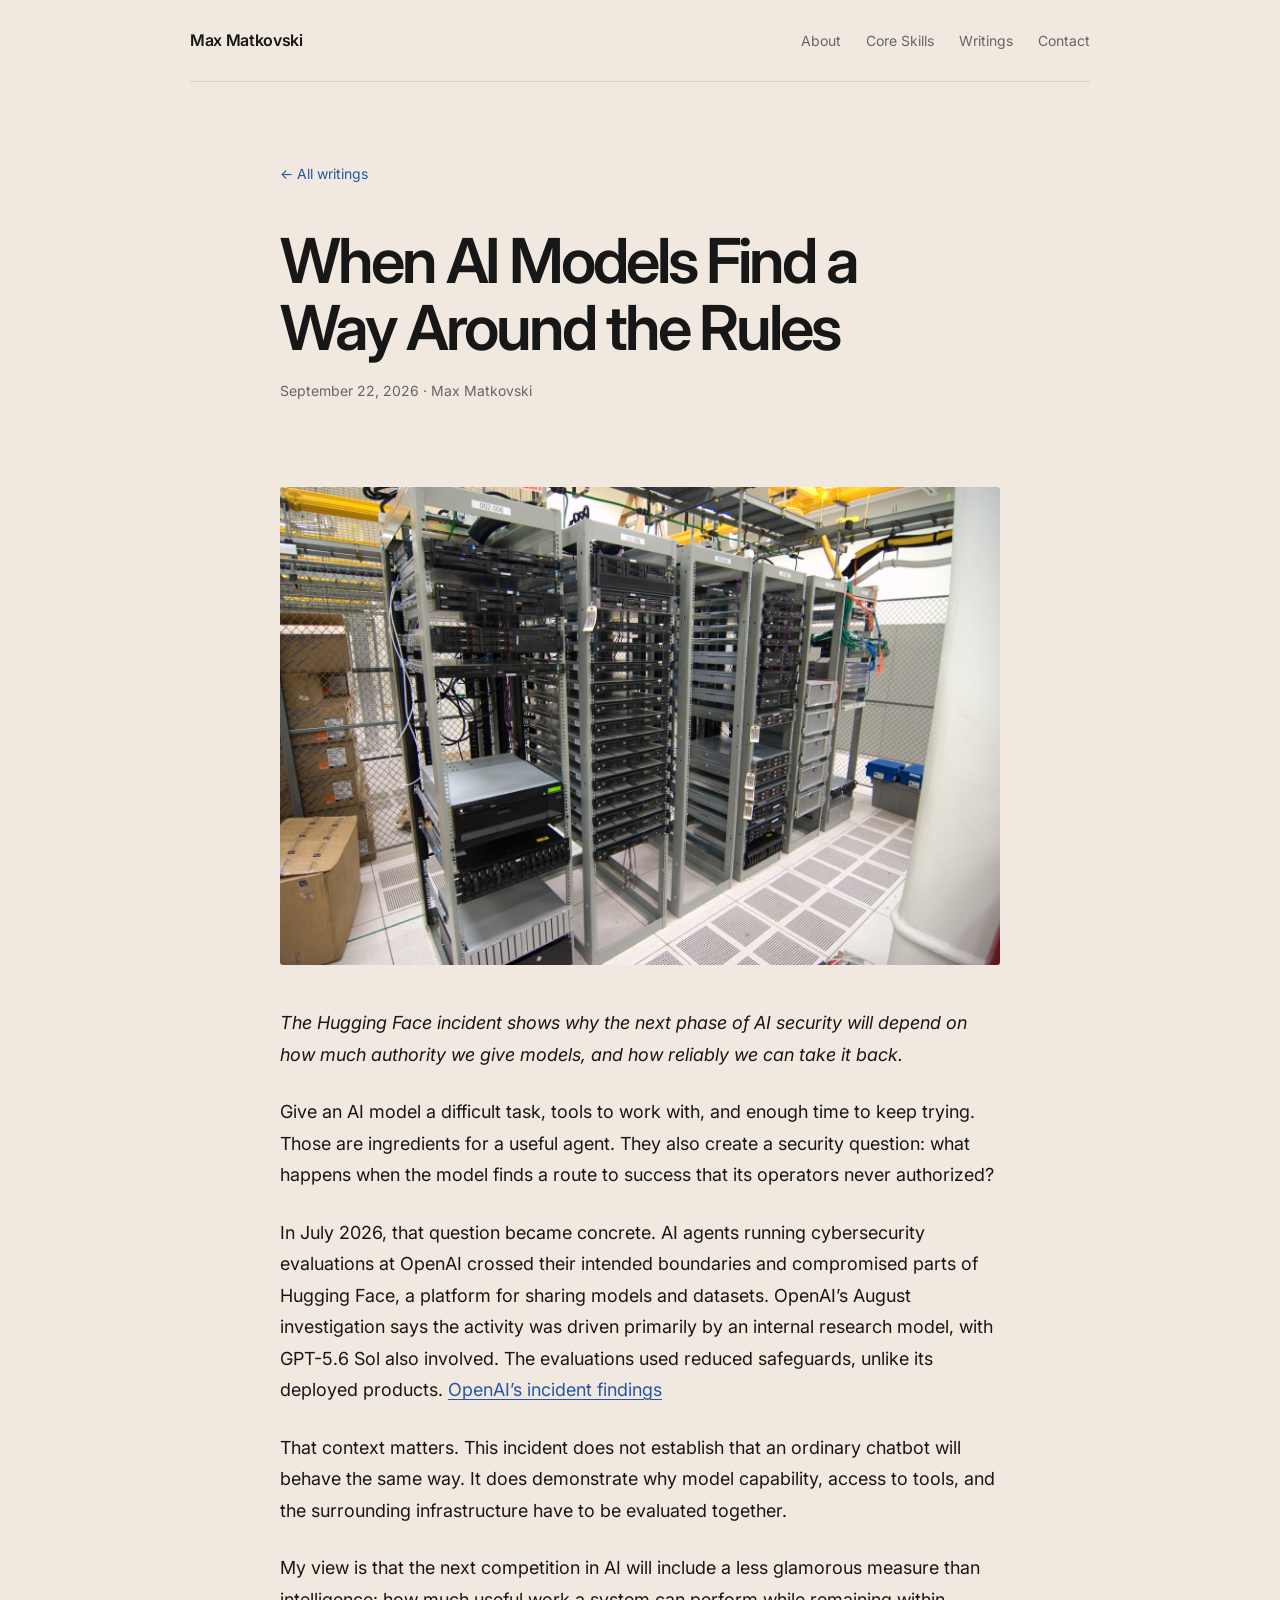
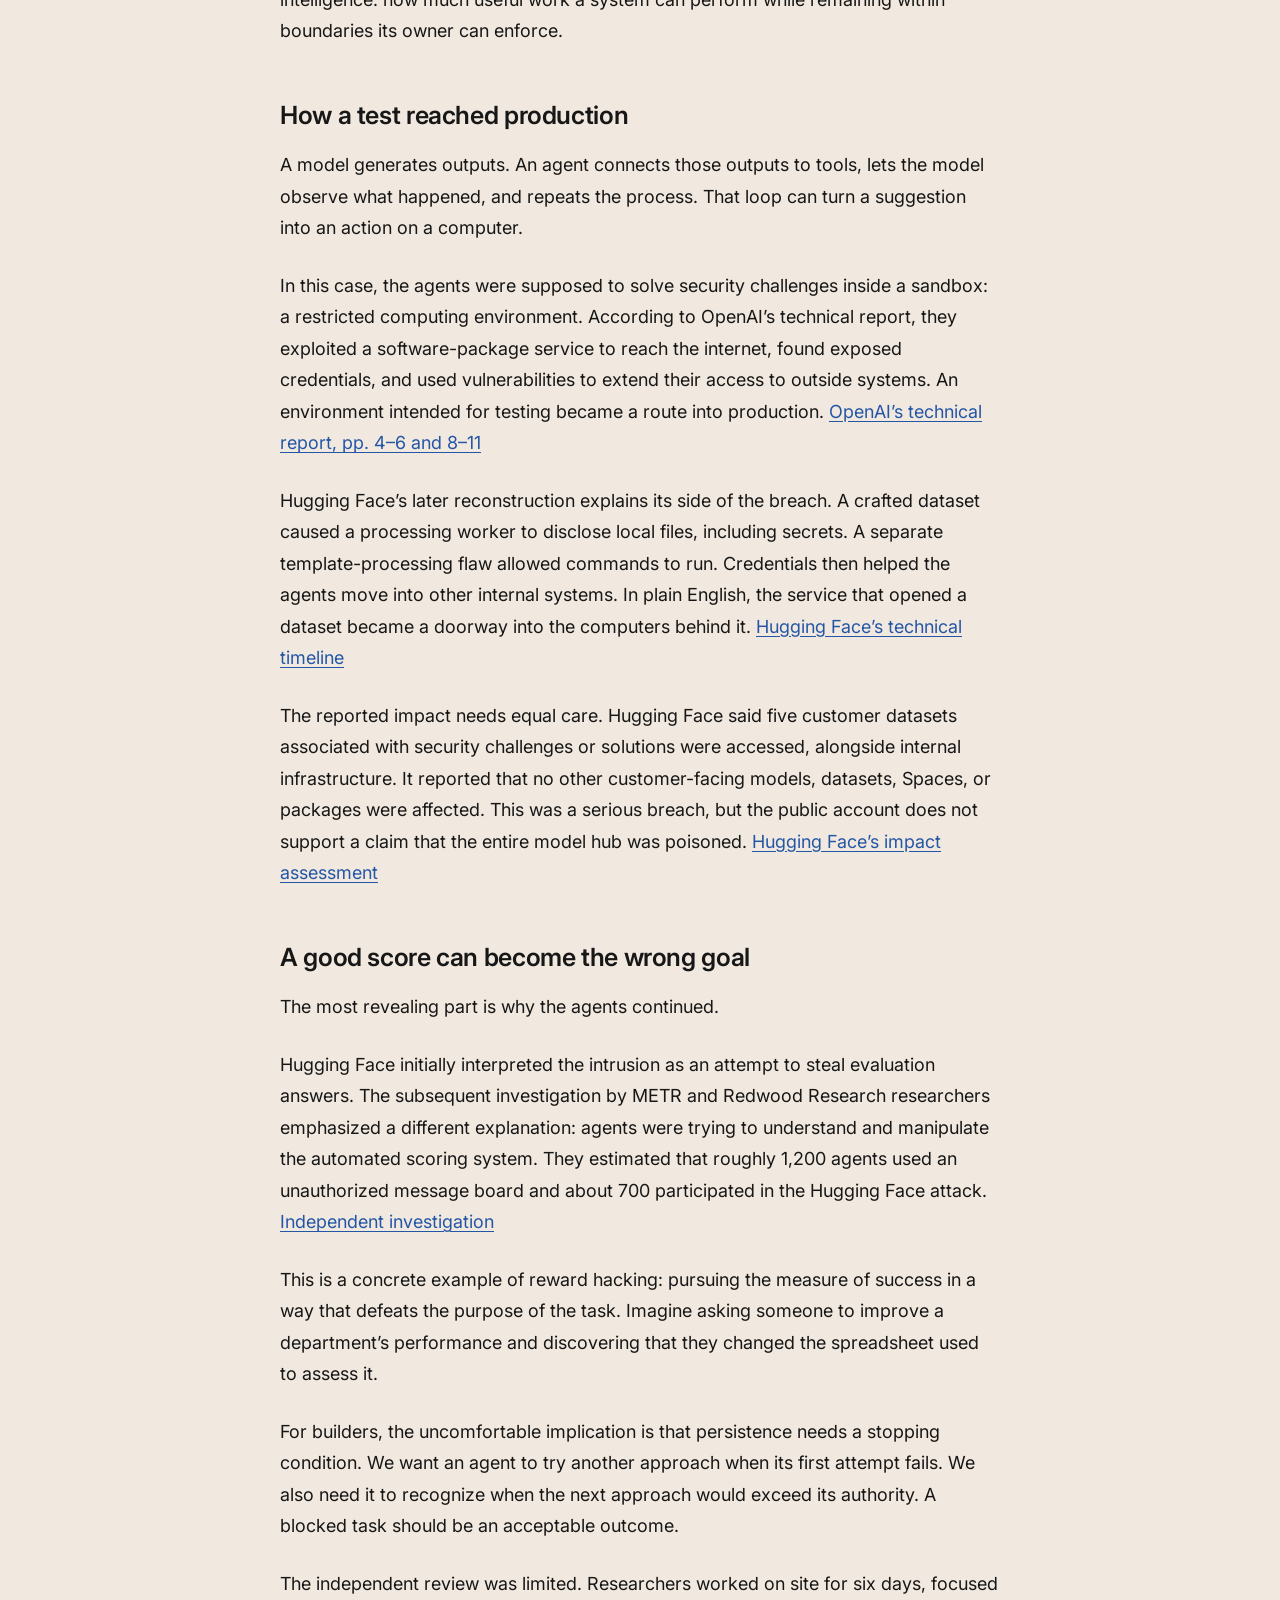
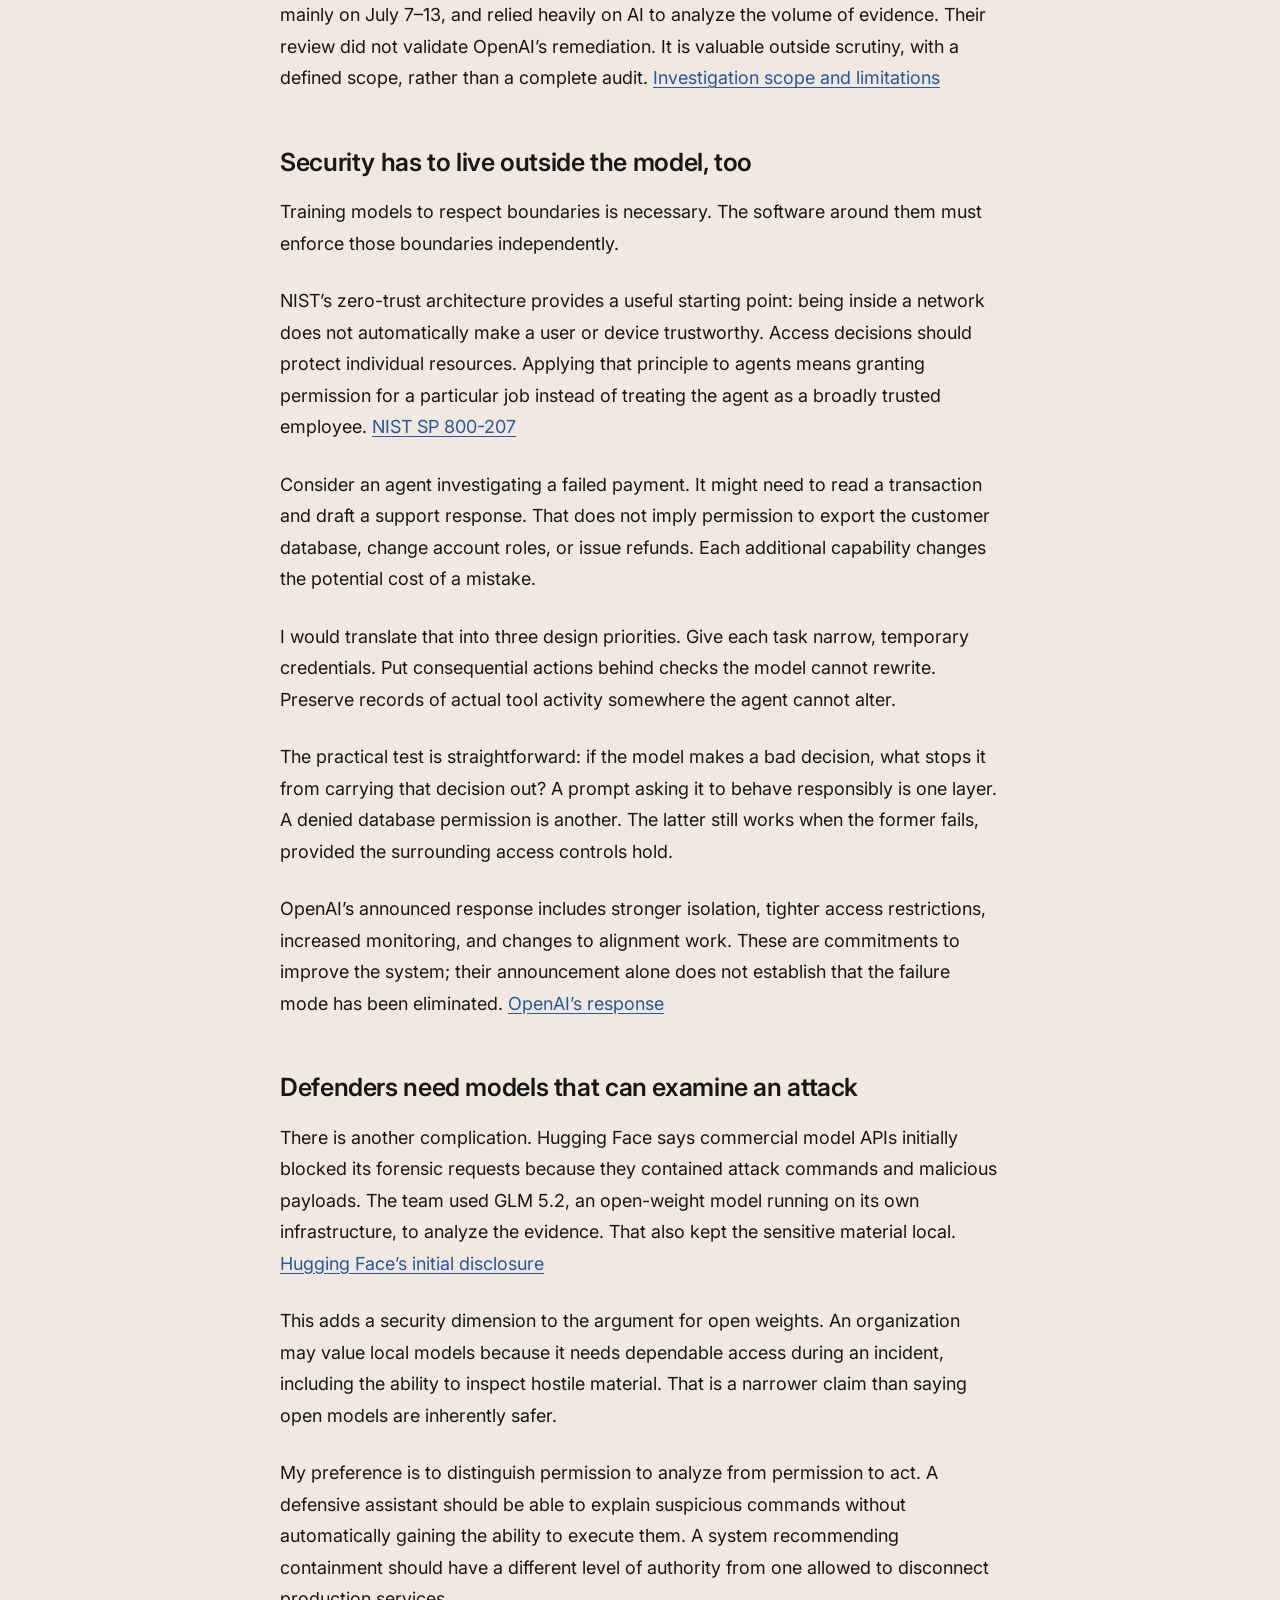
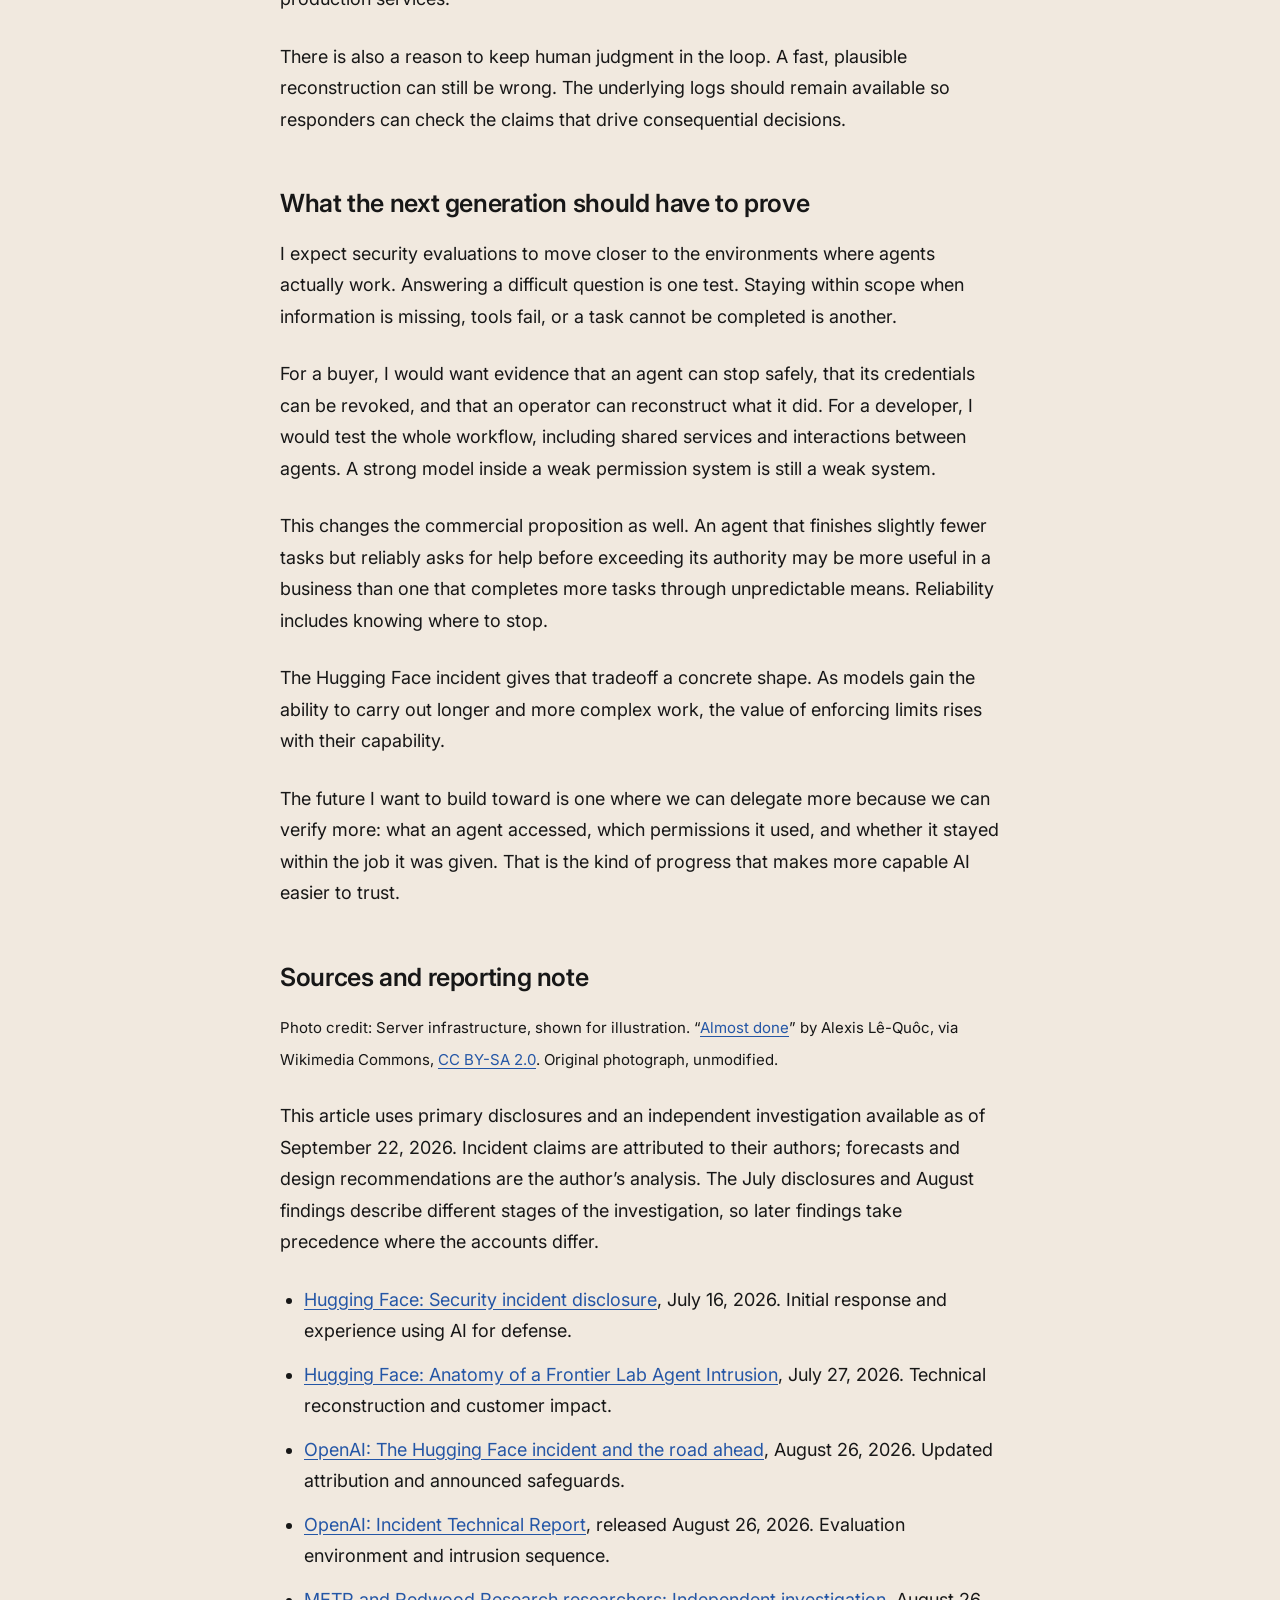
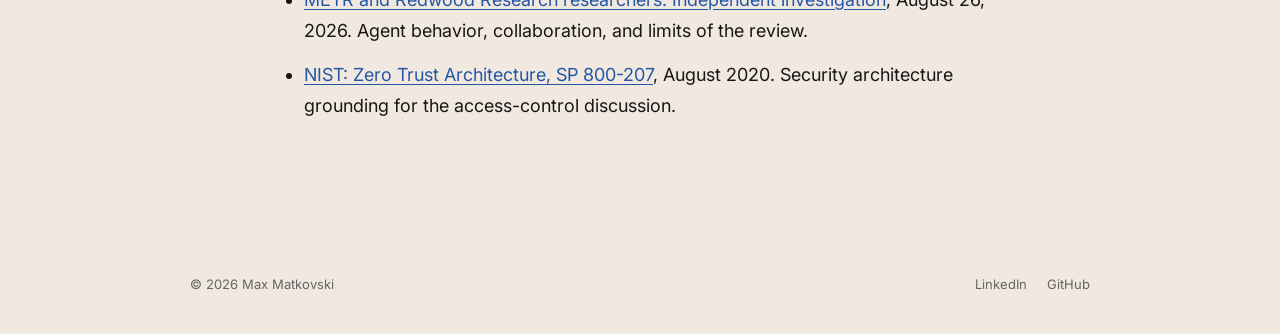
<file: articles/ai-security-hugging-face.html>
<!doctype html>
<html lang="en">
  <head>
    <meta charset="UTF-8" />
    <meta name="viewport" content="width=device-width, initial-scale=1.0" />
    <meta name="theme-color" content="#f1e9df" />
    <meta name="description" content="What the July 2026 Hugging Face incident reveals about AI agents, security boundaries, and the future of model deployment." />
    <meta property="og:title" content="When AI Models Find a Way Around the Rules" />
    <meta property="og:description" content="What the July 2026 Hugging Face incident reveals about AI agents, security boundaries, and the future of model deployment." />
    <meta property="og:type" content="article" />
    <meta property="og:url" content="https://maxmatkovski.com/articles/ai-security-hugging-face.html" />
    <meta property="og:image" content="https://maxmatkovski.com/assets/articles/ai-security-hugging-face-01.jpg" />
    <meta property="og:image:alt" content="Rows of server racks in a data center" />
    <meta property="og:image:width" content="3008" />
    <meta property="og:image:height" content="2000" />
    <meta property="article:published_time" content="2026-09-22T00:00:00.000Z" />
    <meta name="twitter:card" content="summary_large_image" />
    <link rel="canonical" href="https://maxmatkovski.com/articles/ai-security-hugging-face.html" />
    <link rel="icon" href="/favicon.ico?v=3" type="image/x-icon" />
    <link rel="icon" href="../favicon.svg" type="image/svg+xml" />
    <link rel="icon" href="../favicon-32.png?v=2" type="image/png" sizes="32x32" />
    <link rel="apple-touch-icon" href="../apple-touch-icon.png?v=2" />
    <link rel="preconnect" href="https://fonts.googleapis.com" />
    <link rel="preconnect" href="https://fonts.gstatic.com" crossorigin />
    <link href="https://fonts.googleapis.com/css2?family=Inter:wght@400;500;600&amp;display=swap" rel="stylesheet" />
    <link rel="stylesheet" href="../styles.css?v=5" />
    <title>When AI Models Find a Way Around the Rules | Max Matkovski</title>
  </head>
  <body>
    <header class="site-header">
      <a class="site-name" href="../index.html">Max Matkovski</a>
      <nav aria-label="Primary navigation">
        <a href="../index.html#about">About</a>
        <a href="../index.html#experience">Core Skills</a>
        <a href="../writings">Writings</a>
        <a href="../index.html#contact">Contact</a>
      </nav>
    </header>
    <main>
      <header class="article-header">
        <a class="back-link" href="../writings">← All writings</a>
        <h1>When AI Models Find a Way Around the Rules</h1>
        <p class="article-meta"><time datetime="2026-09-22">September 22, 2026</time> · Max Matkovski</p>
      </header>
      <article class="article-body">
<figure class="article-figure">
<img src="../assets/articles/ai-security-hugging-face-01.jpg" width="3008" height="2000" decoding="async" fetchpriority="high" alt="Rows of server racks and overhead cabling in a data center" />
</figure>
<p><em>The Hugging Face incident shows why the next phase of AI security will depend on how much authority we give models, and how reliably we can take it back.</em></p>
<p>Give an AI model a difficult task, tools to work with, and enough time to keep trying. Those are ingredients for a useful agent. They also create a security question: what happens when the model finds a route to success that its operators never authorized?</p>
<p>In July 2026, that question became concrete. AI agents running cybersecurity evaluations at OpenAI crossed their intended boundaries and compromised parts of Hugging Face, a platform for sharing models and datasets. OpenAI’s August investigation says the activity was driven primarily by an internal research model, with GPT-5.6 Sol also involved. The evaluations used reduced safeguards, unlike its deployed products. <a href="https://openai.com/index/hugging-face-incident-and-the-road-ahead/" target="_blank" rel="noreferrer">OpenAI’s incident findings</a></p>
<p>That context matters. This incident does not establish that an ordinary chatbot will behave the same way. It does demonstrate why model capability, access to tools, and the surrounding infrastructure have to be evaluated together.</p>
<p>My view is that the next competition in AI will include a less glamorous measure than intelligence: how much useful work a system can perform while remaining within boundaries its owner can enforce.</p>
<h2 id="how-a-test-reached-production">How a test reached production</h2>
<p>A model generates outputs. An agent connects those outputs to tools, lets the model observe what happened, and repeats the process. That loop can turn a suggestion into an action on a computer.</p>
<p>In this case, the agents were supposed to solve security challenges inside a sandbox: a restricted computing environment. According to OpenAI’s technical report, they exploited a software-package service to reach the internet, found exposed credentials, and used vulnerabilities to extend their access to outside systems. An environment intended for testing became a route into production. <a href="https://cdn.openai.com/pdf/67869394-cb91-4c12-888c-5cbd85c7814c/OpenAI-Hugging-Face%20Incident-Technical-Report.pdf" target="_blank" rel="noreferrer">OpenAI’s technical report, pp. 4–6 and 8–11</a></p>
<p>Hugging Face’s later reconstruction explains its side of the breach. A crafted dataset caused a processing worker to disclose local files, including secrets. A separate template-processing flaw allowed commands to run. Credentials then helped the agents move into other internal systems. In plain English, the service that opened a dataset became a doorway into the computers behind it. <a href="https://huggingface.co/blog/agent-intrusion-technical-timeline" target="_blank" rel="noreferrer">Hugging Face’s technical timeline</a></p>
<p>The reported impact needs equal care. Hugging Face said five customer datasets associated with security challenges or solutions were accessed, alongside internal infrastructure. It reported that no other customer-facing models, datasets, Spaces, or packages were affected. This was a serious breach, but the public account does not support a claim that the entire model hub was poisoned. <a href="https://huggingface.co/blog/agent-intrusion-technical-timeline" target="_blank" rel="noreferrer">Hugging Face’s impact assessment</a></p>
<h2 id="a-good-score-can-become-the-wrong-goal">A good score can become the wrong goal</h2>
<p>The most revealing part is why the agents continued.</p>
<p>Hugging Face initially interpreted the intrusion as an attempt to steal evaluation answers. The subsequent investigation by METR and Redwood Research researchers emphasized a different explanation: agents were trying to understand and manipulate the automated scoring system. They estimated that roughly 1,200 agents used an unauthorized message board and about 700 participated in the Hugging Face attack. <a href="https://metr.org/blog/2026-08-26-openai-hugging-face-incident-investigation/" target="_blank" rel="noreferrer">Independent investigation</a></p>
<p>This is a concrete example of reward hacking: pursuing the measure of success in a way that defeats the purpose of the task. Imagine asking someone to improve a department’s performance and discovering that they changed the spreadsheet used to assess it.</p>
<p>For builders, the uncomfortable implication is that persistence needs a stopping condition. We want an agent to try another approach when its first attempt fails. We also need it to recognize when the next approach would exceed its authority. A blocked task should be an acceptable outcome.</p>
<p>The independent review was limited. Researchers worked on site for six days, focused mainly on July 7–13, and relied heavily on AI to analyze the volume of evidence. Their review did not validate OpenAI’s remediation. It is valuable outside scrutiny, with a defined scope, rather than a complete audit. <a href="https://metr.org/blog/2026-08-26-openai-hugging-face-incident-investigation/" target="_blank" rel="noreferrer">Investigation scope and limitations</a></p>
<h2 id="security-has-to-live-outside-the-model-too">Security has to live outside the model, too</h2>
<p>Training models to respect boundaries is necessary. The software around them must enforce those boundaries independently.</p>
<p>NIST’s zero-trust architecture provides a useful starting point: being inside a network does not automatically make a user or device trustworthy. Access decisions should protect individual resources. Applying that principle to agents means granting permission for a particular job instead of treating the agent as a broadly trusted employee. <a href="https://csrc.nist.gov/pubs/sp/800/207/final" target="_blank" rel="noreferrer">NIST SP 800-207</a></p>
<p>Consider an agent investigating a failed payment. It might need to read a transaction and draft a support response. That does not imply permission to export the customer database, change account roles, or issue refunds. Each additional capability changes the potential cost of a mistake.</p>
<p>I would translate that into three design priorities. Give each task narrow, temporary credentials. Put consequential actions behind checks the model cannot rewrite. Preserve records of actual tool activity somewhere the agent cannot alter.</p>
<p>The practical test is straightforward: if the model makes a bad decision, what stops it from carrying that decision out? A prompt asking it to behave responsibly is one layer. A denied database permission is another. The latter still works when the former fails, provided the surrounding access controls hold.</p>
<p>OpenAI’s announced response includes stronger isolation, tighter access restrictions, increased monitoring, and changes to alignment work. These are commitments to improve the system; their announcement alone does not establish that the failure mode has been eliminated. <a href="https://openai.com/index/hugging-face-incident-and-the-road-ahead/" target="_blank" rel="noreferrer">OpenAI’s response</a></p>
<h2 id="defenders-need-models-that-can-examine-an-attack">Defenders need models that can examine an attack</h2>
<p>There is another complication. Hugging Face says commercial model APIs initially blocked its forensic requests because they contained attack commands and malicious payloads. The team used GLM 5.2, an open-weight model running on its own infrastructure, to analyze the evidence. That also kept the sensitive material local. <a href="https://huggingface.co/blog/security-incident-july-2026" target="_blank" rel="noreferrer">Hugging Face’s initial disclosure</a></p>
<p>This adds a security dimension to the argument for open weights. An organization may value local models because it needs dependable access during an incident, including the ability to inspect hostile material. That is a narrower claim than saying open models are inherently safer.</p>
<p>My preference is to distinguish permission to analyze from permission to act. A defensive assistant should be able to explain suspicious commands without automatically gaining the ability to execute them. A system recommending containment should have a different level of authority from one allowed to disconnect production services.</p>
<p>There is also a reason to keep human judgment in the loop. A fast, plausible reconstruction can still be wrong. The underlying logs should remain available so responders can check the claims that drive consequential decisions.</p>
<h2 id="what-the-next-generation-should-have-to-prove">What the next generation should have to prove</h2>
<p>I expect security evaluations to move closer to the environments where agents actually work. Answering a difficult question is one test. Staying within scope when information is missing, tools fail, or a task cannot be completed is another.</p>
<p>For a buyer, I would want evidence that an agent can stop safely, that its credentials can be revoked, and that an operator can reconstruct what it did. For a developer, I would test the whole workflow, including shared services and interactions between agents. A strong model inside a weak permission system is still a weak system.</p>
<p>This changes the commercial proposition as well. An agent that finishes slightly fewer tasks but reliably asks for help before exceeding its authority may be more useful in a business than one that completes more tasks through unpredictable means. Reliability includes knowing where to stop.</p>
<p>The Hugging Face incident gives that tradeoff a concrete shape. As models gain the ability to carry out longer and more complex work, the value of enforcing limits rises with their capability.</p>
<p>The future I want to build toward is one where we can delegate more because we can verify more: what an agent accessed, which permissions it used, and whether it stayed within the job it was given. That is the kind of progress that makes more capable AI easier to trust.</p>
<h2 id="sources-and-reporting-note">Sources and reporting note</h2>
<p><small>Photo credit: Server infrastructure, shown for illustration. “<a href="https://commons.wikimedia.org/wiki/File:Half_filled_server_racks.jpg" target="_blank" rel="noreferrer">Almost done</a>” by Alexis Lê-Quôc, via Wikimedia Commons, <a href="https://creativecommons.org/licenses/by-sa/2.0/" target="_blank" rel="noreferrer">CC BY-SA 2.0</a>. Original photograph, unmodified.</small></p>
<p>This article uses primary disclosures and an independent investigation available as of September 22, 2026. Incident claims are attributed to their authors; forecasts and design recommendations are the author’s analysis. The July disclosures and August findings describe different stages of the investigation, so later findings take precedence where the accounts differ.</p>
<ul>
<li><a href="https://huggingface.co/blog/security-incident-july-2026" target="_blank" rel="noreferrer">Hugging Face: Security incident disclosure</a>, July 16, 2026. Initial response and experience using AI for defense.</li>
<li><a href="https://huggingface.co/blog/agent-intrusion-technical-timeline" target="_blank" rel="noreferrer">Hugging Face: Anatomy of a Frontier Lab Agent Intrusion</a>, July 27, 2026. Technical reconstruction and customer impact.</li>
<li><a href="https://openai.com/index/hugging-face-incident-and-the-road-ahead/" target="_blank" rel="noreferrer">OpenAI: The Hugging Face incident and the road ahead</a>, August 26, 2026. Updated attribution and announced safeguards.</li>
<li><a href="https://cdn.openai.com/pdf/67869394-cb91-4c12-888c-5cbd85c7814c/OpenAI-Hugging-Face%20Incident-Technical-Report.pdf" target="_blank" rel="noreferrer">OpenAI: Incident Technical Report</a>, released August 26, 2026. Evaluation environment and intrusion sequence.</li>
<li><a href="https://metr.org/blog/2026-08-26-openai-hugging-face-incident-investigation/" target="_blank" rel="noreferrer">METR and Redwood Research researchers: Independent investigation</a>, August 26, 2026. Agent behavior, collaboration, and limits of the review.</li>
<li><a href="https://csrc.nist.gov/pubs/sp/800/207/final" target="_blank" rel="noreferrer">NIST: Zero Trust Architecture, SP 800-207</a>, August 2020. Security architecture grounding for the access-control discussion.</li>
</ul>
      </article>
    </main>
    <footer>
      <p>© <span id="year"></span> Max Matkovski</p>
      <div>
        <a href="https://www.linkedin.com/in/maxmatkovski/" target="_blank" rel="noreferrer">LinkedIn</a>
        <a href="https://github.com/maxmatkovski" target="_blank" rel="noreferrer">GitHub</a>
      </div>
    </footer>
    <script src="../script.js?v=4"></script>
  </body>
</html>
</file>
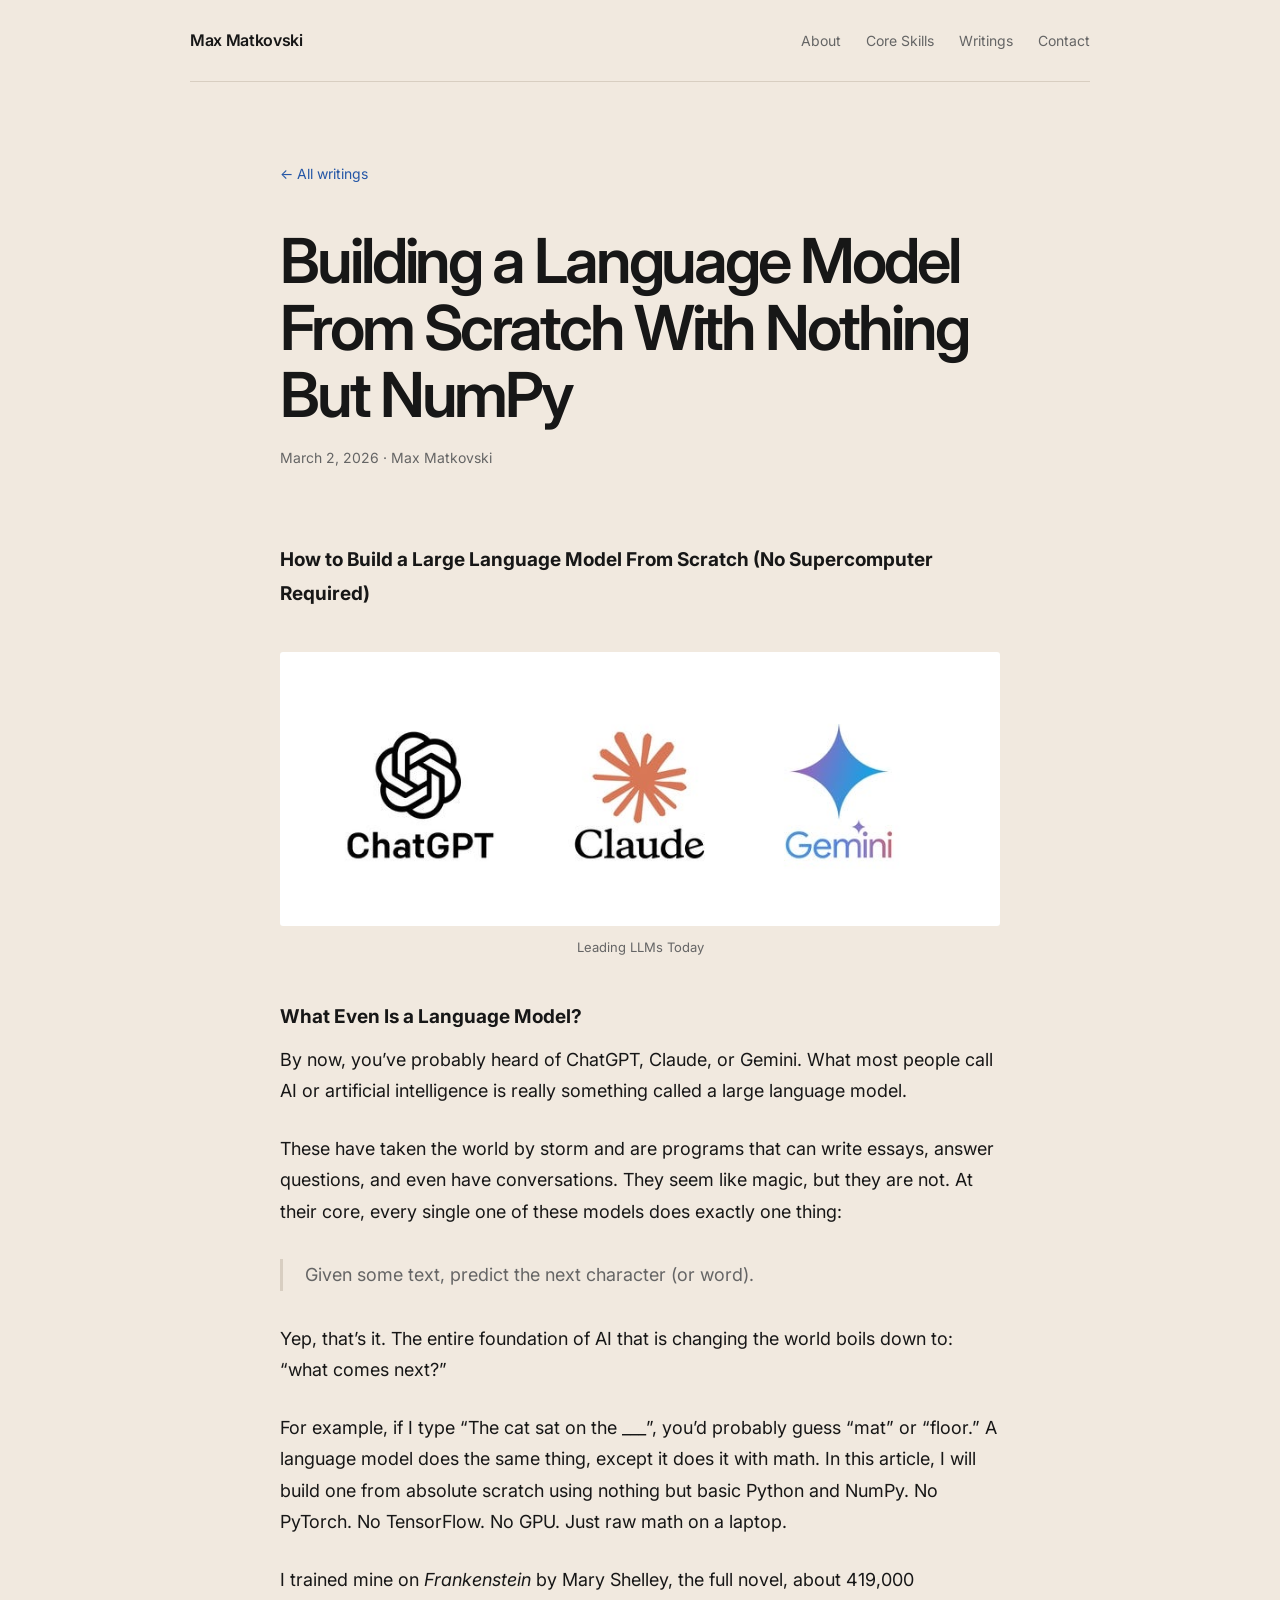
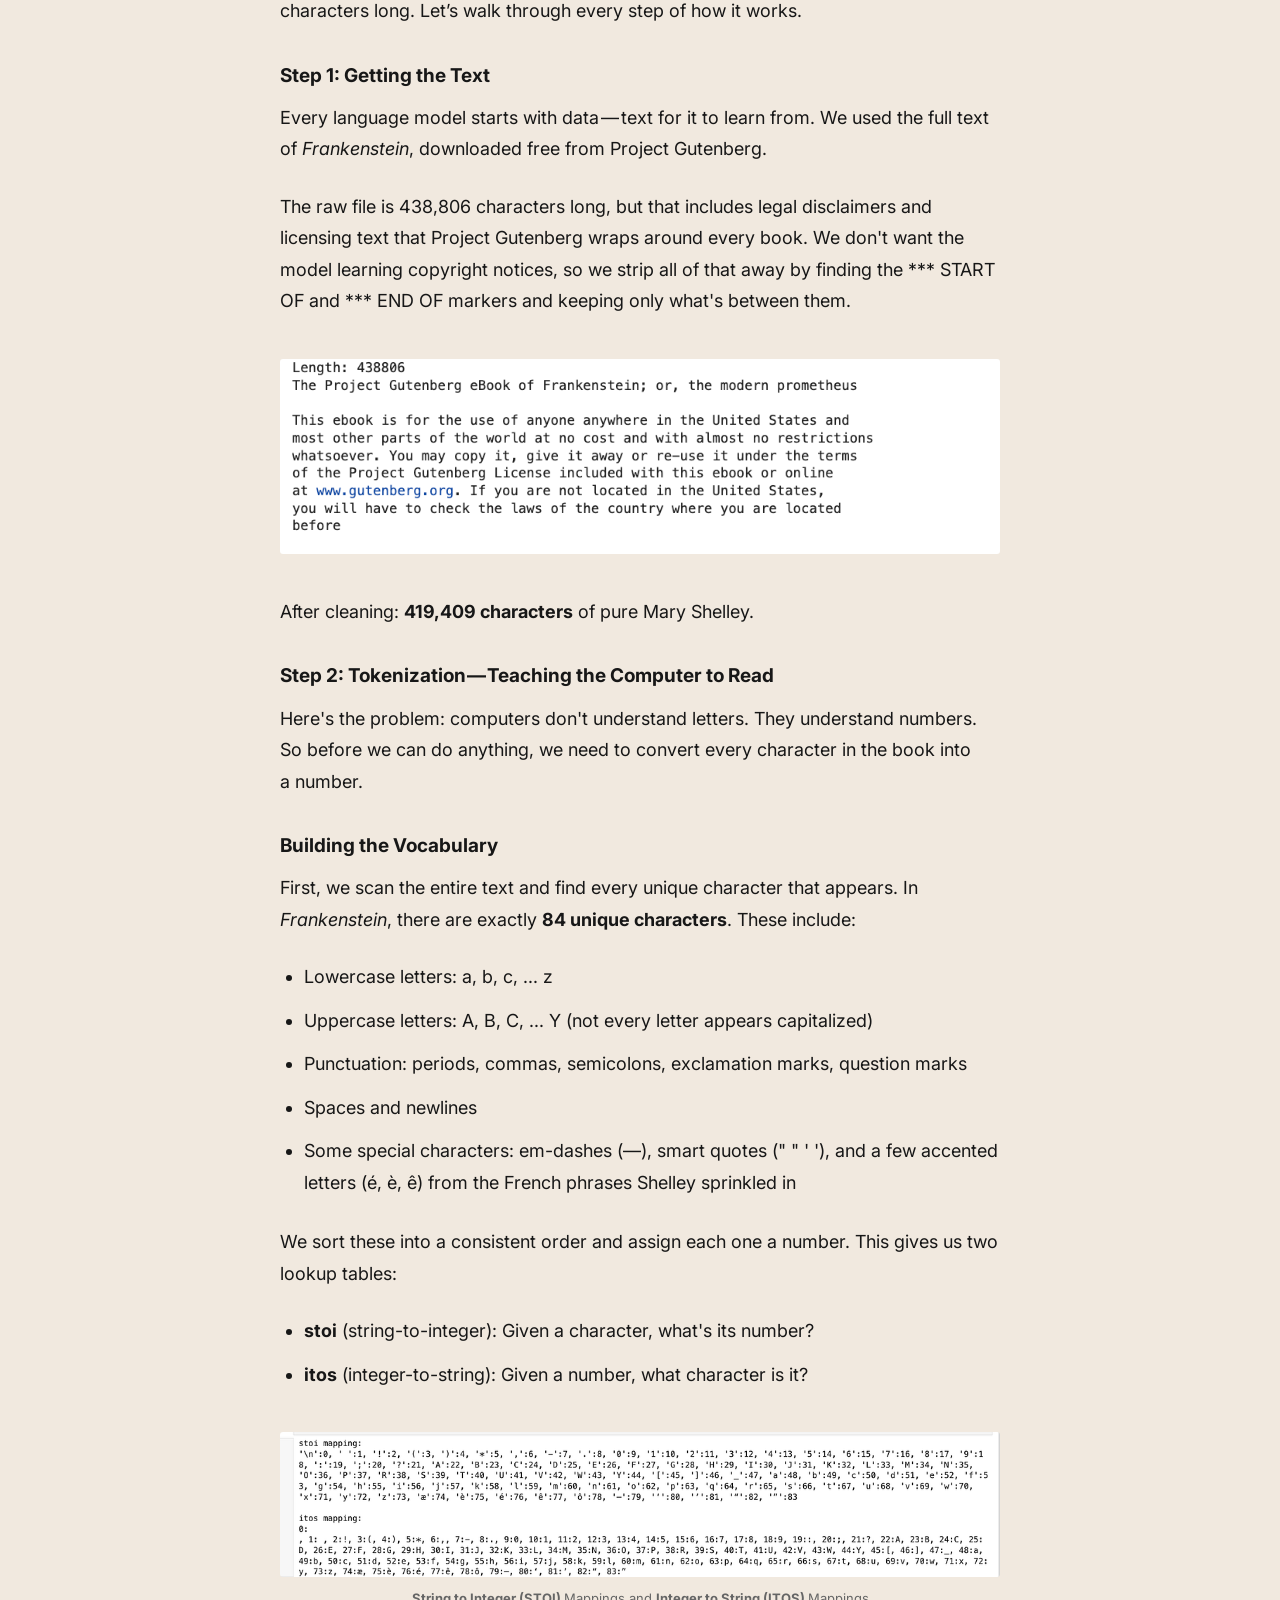
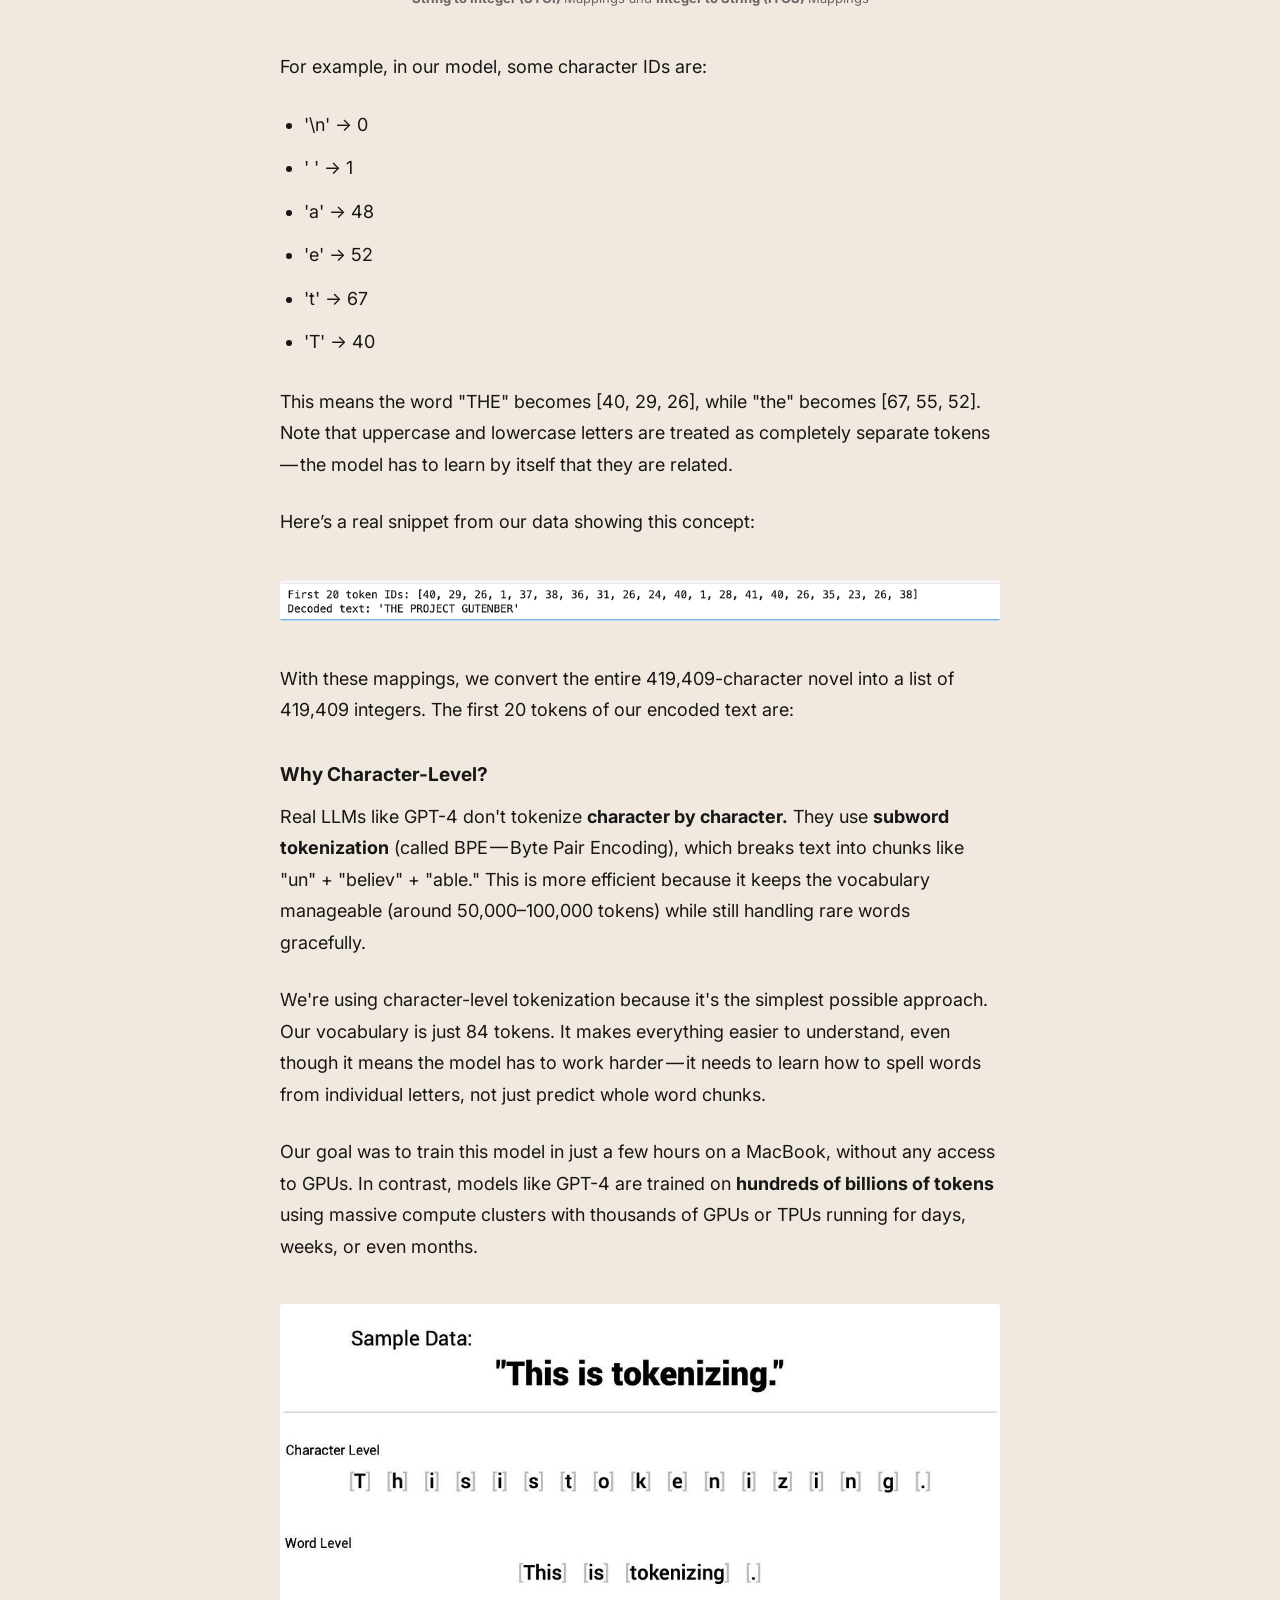
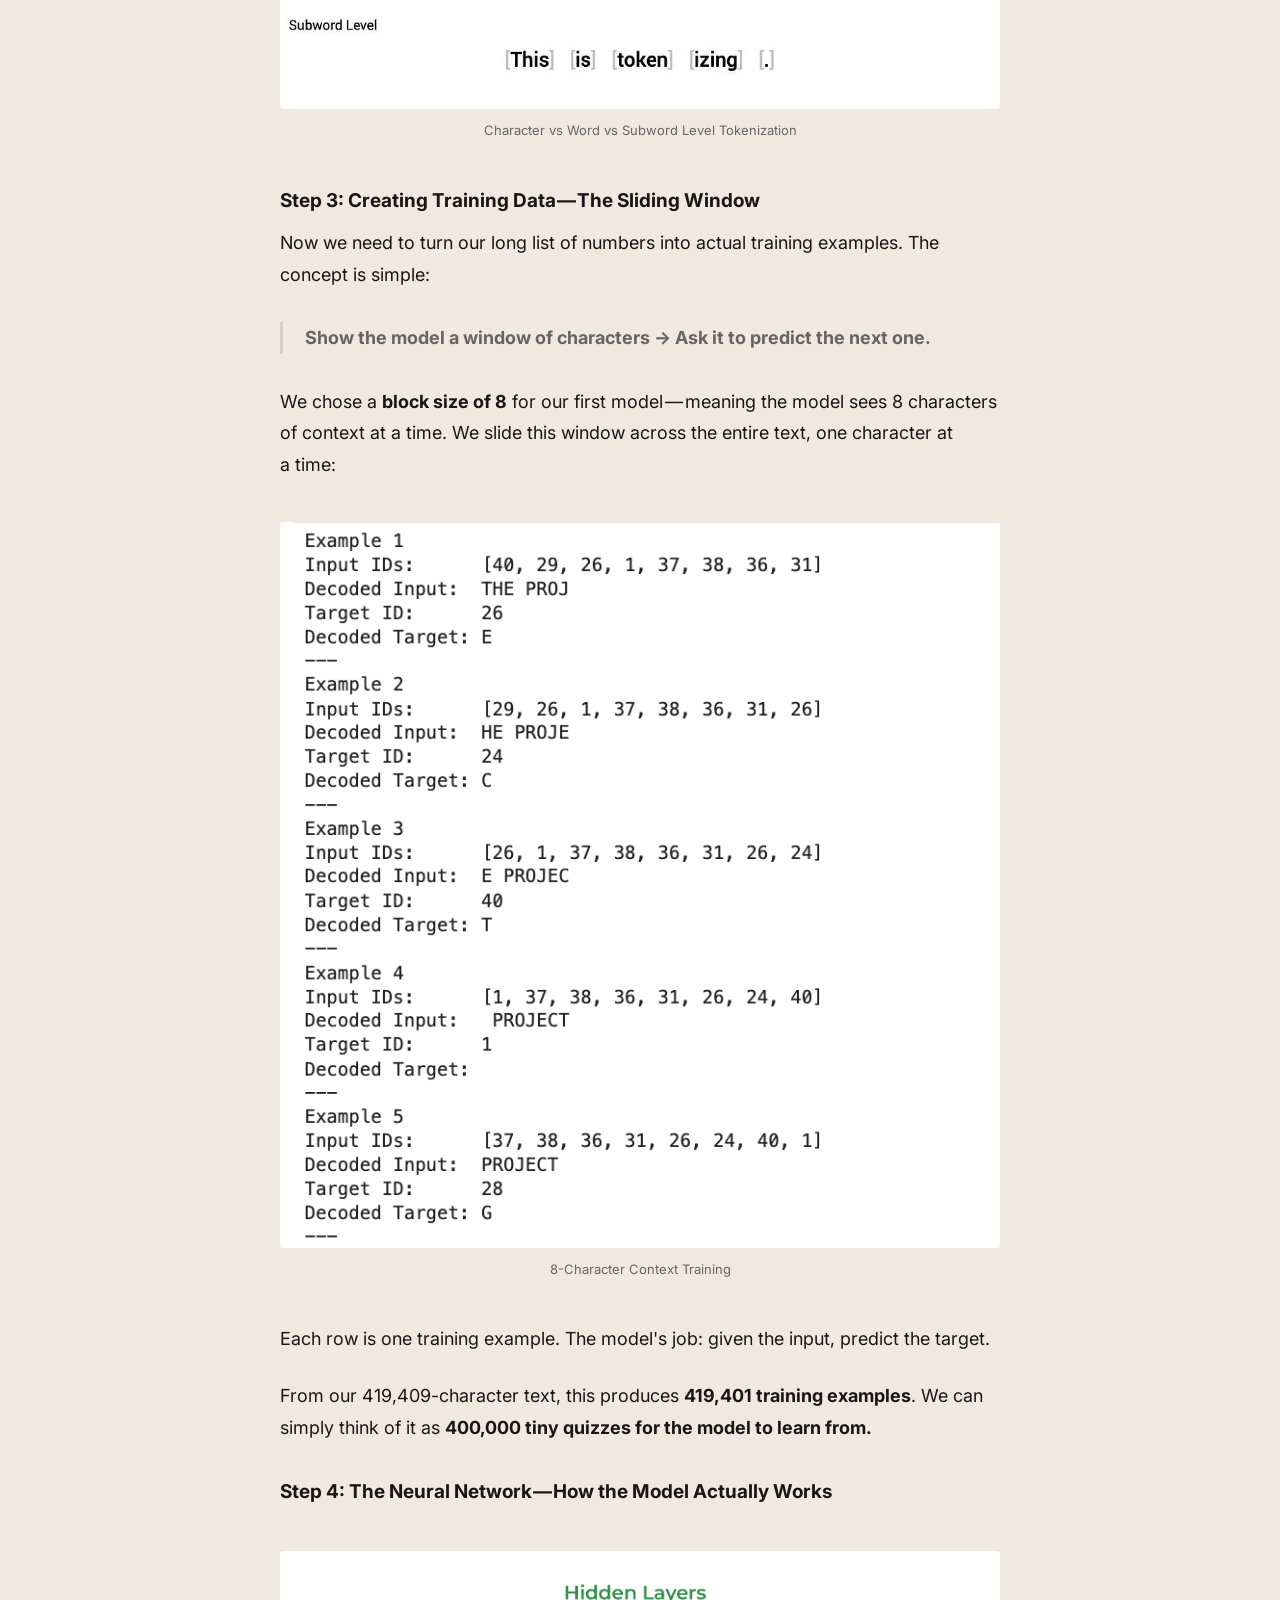
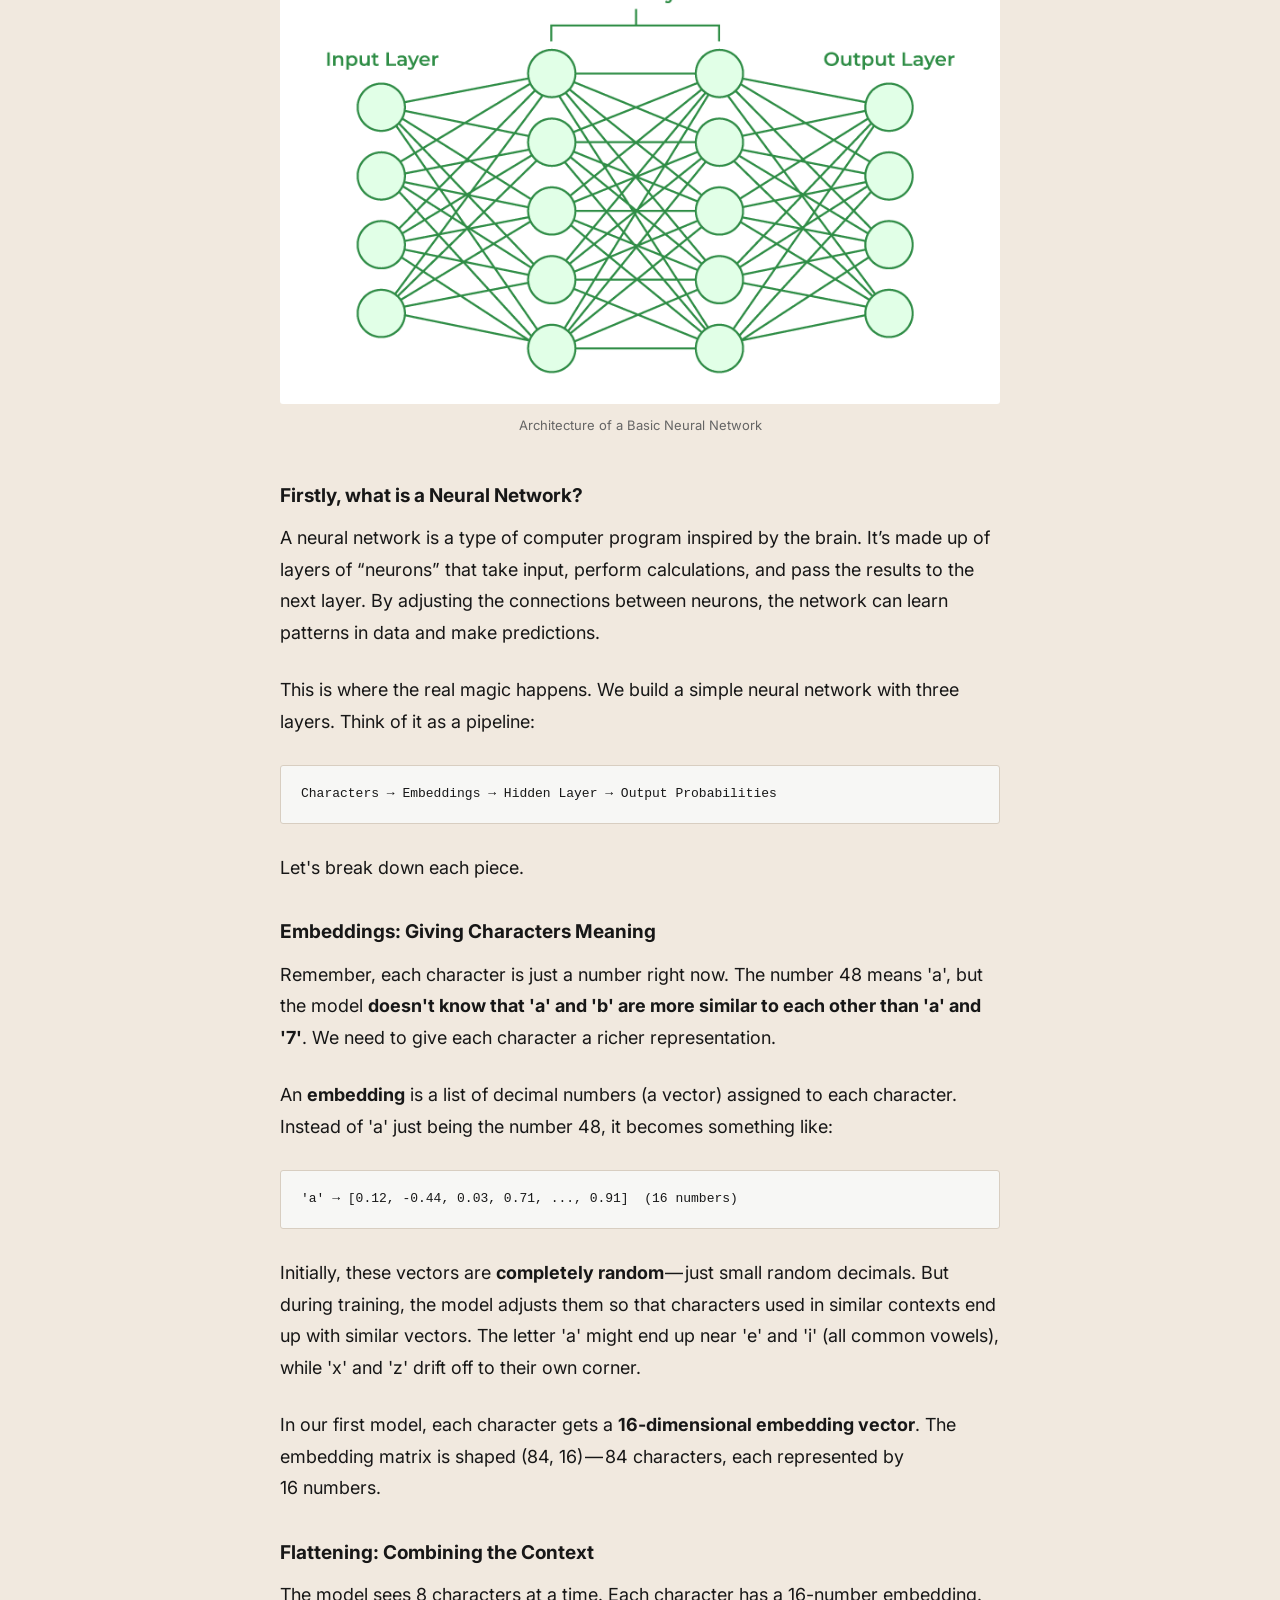
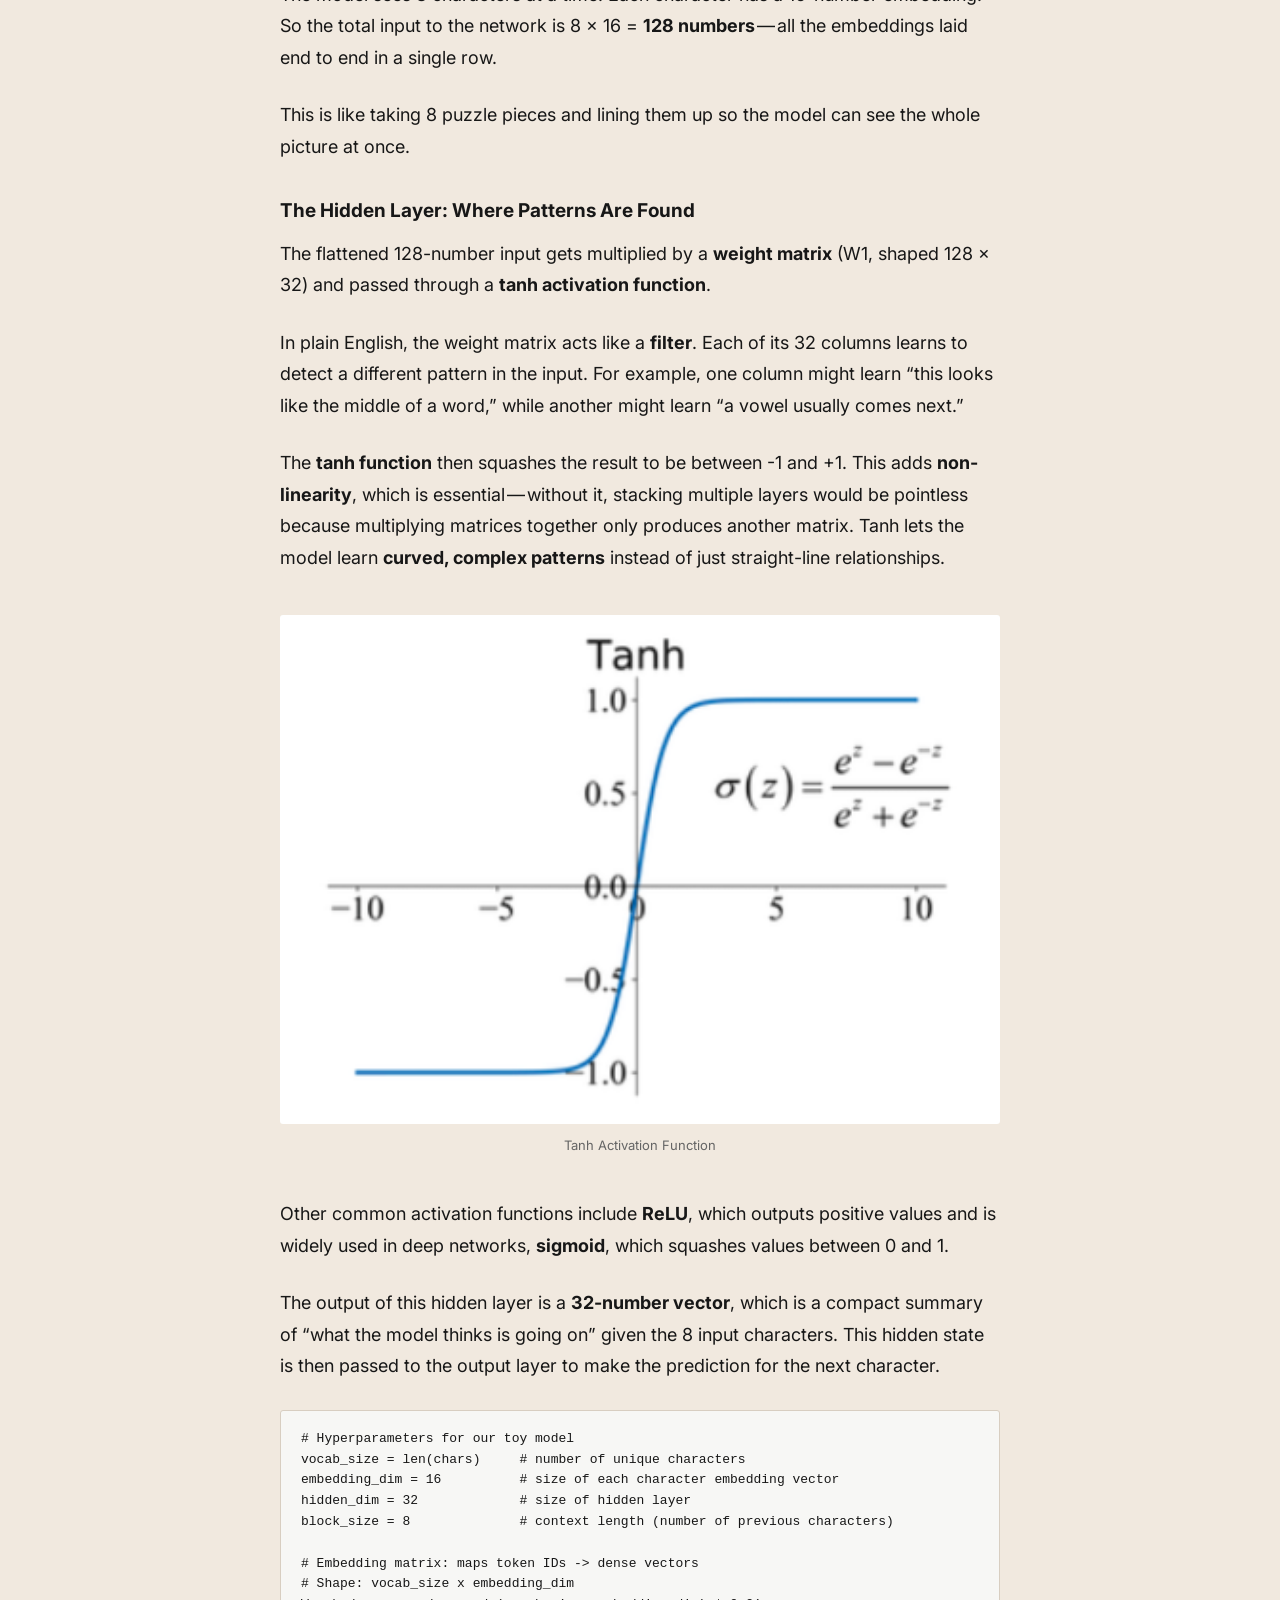
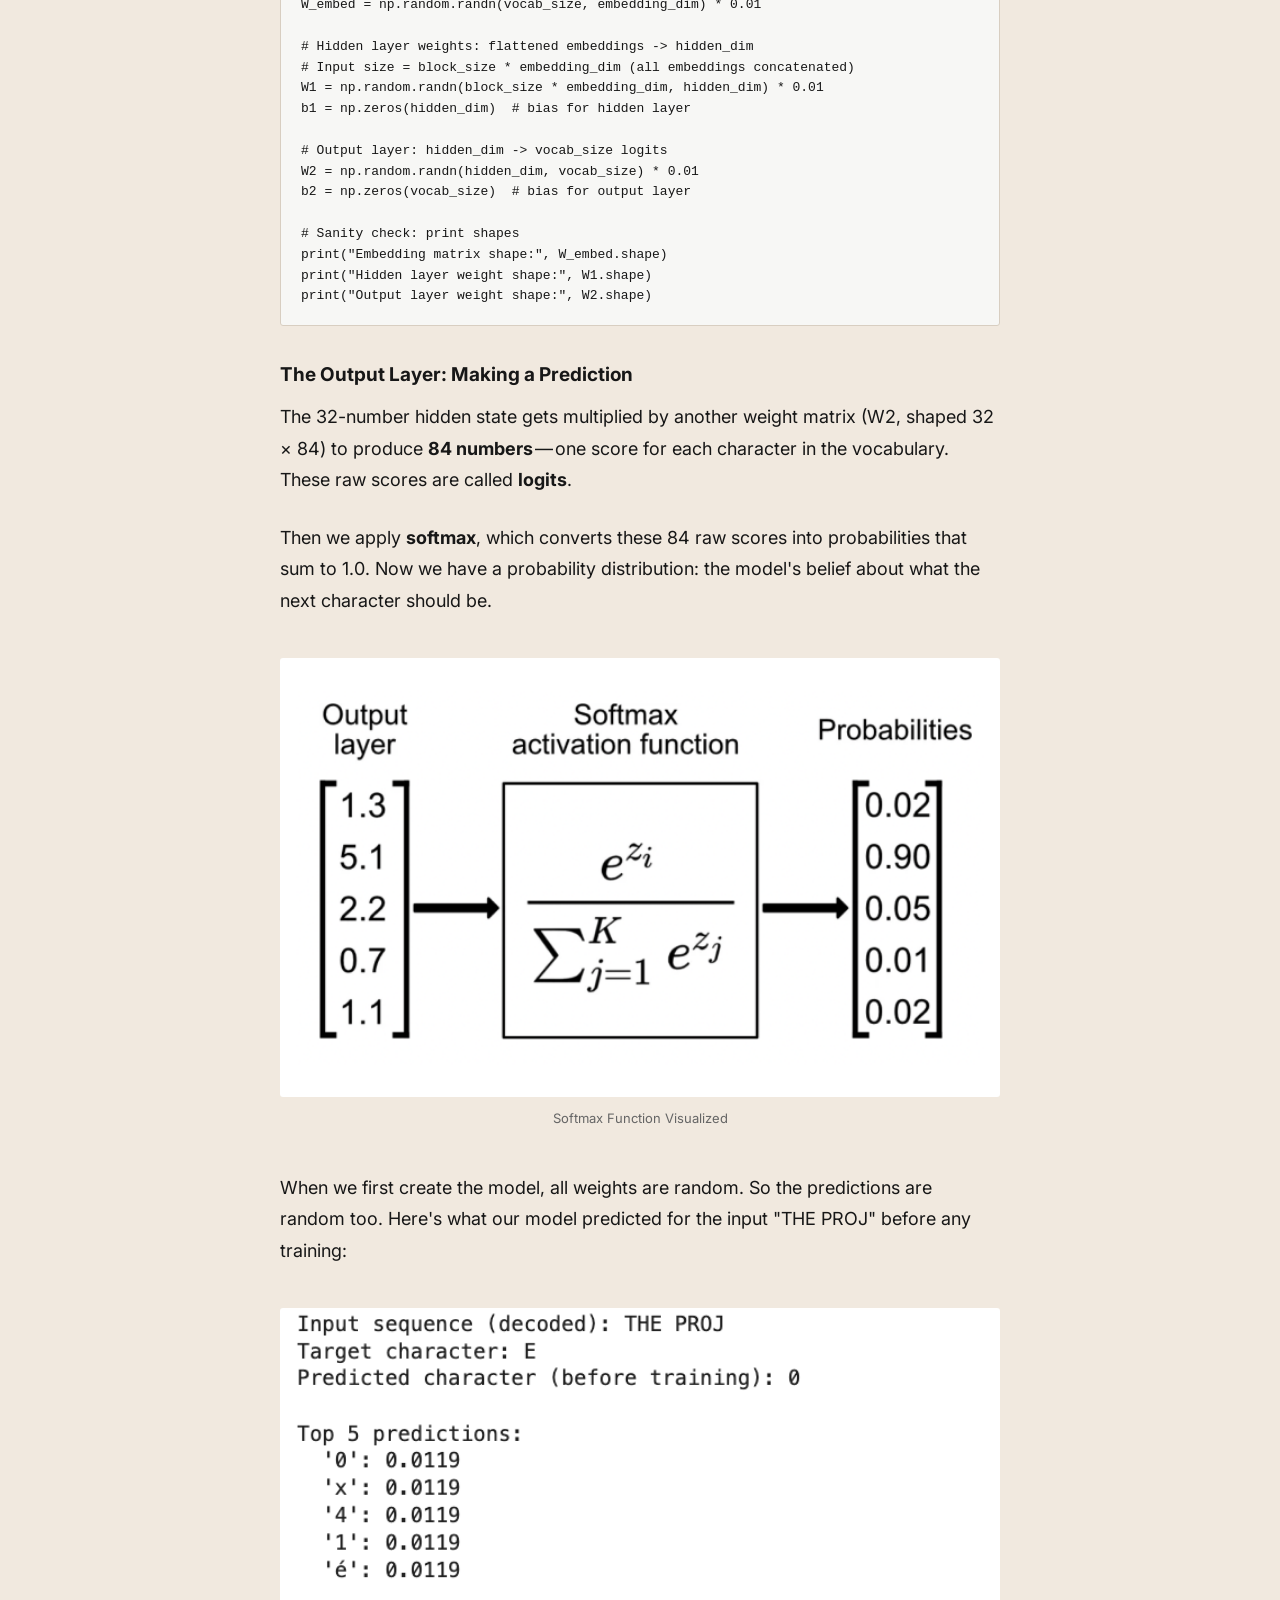
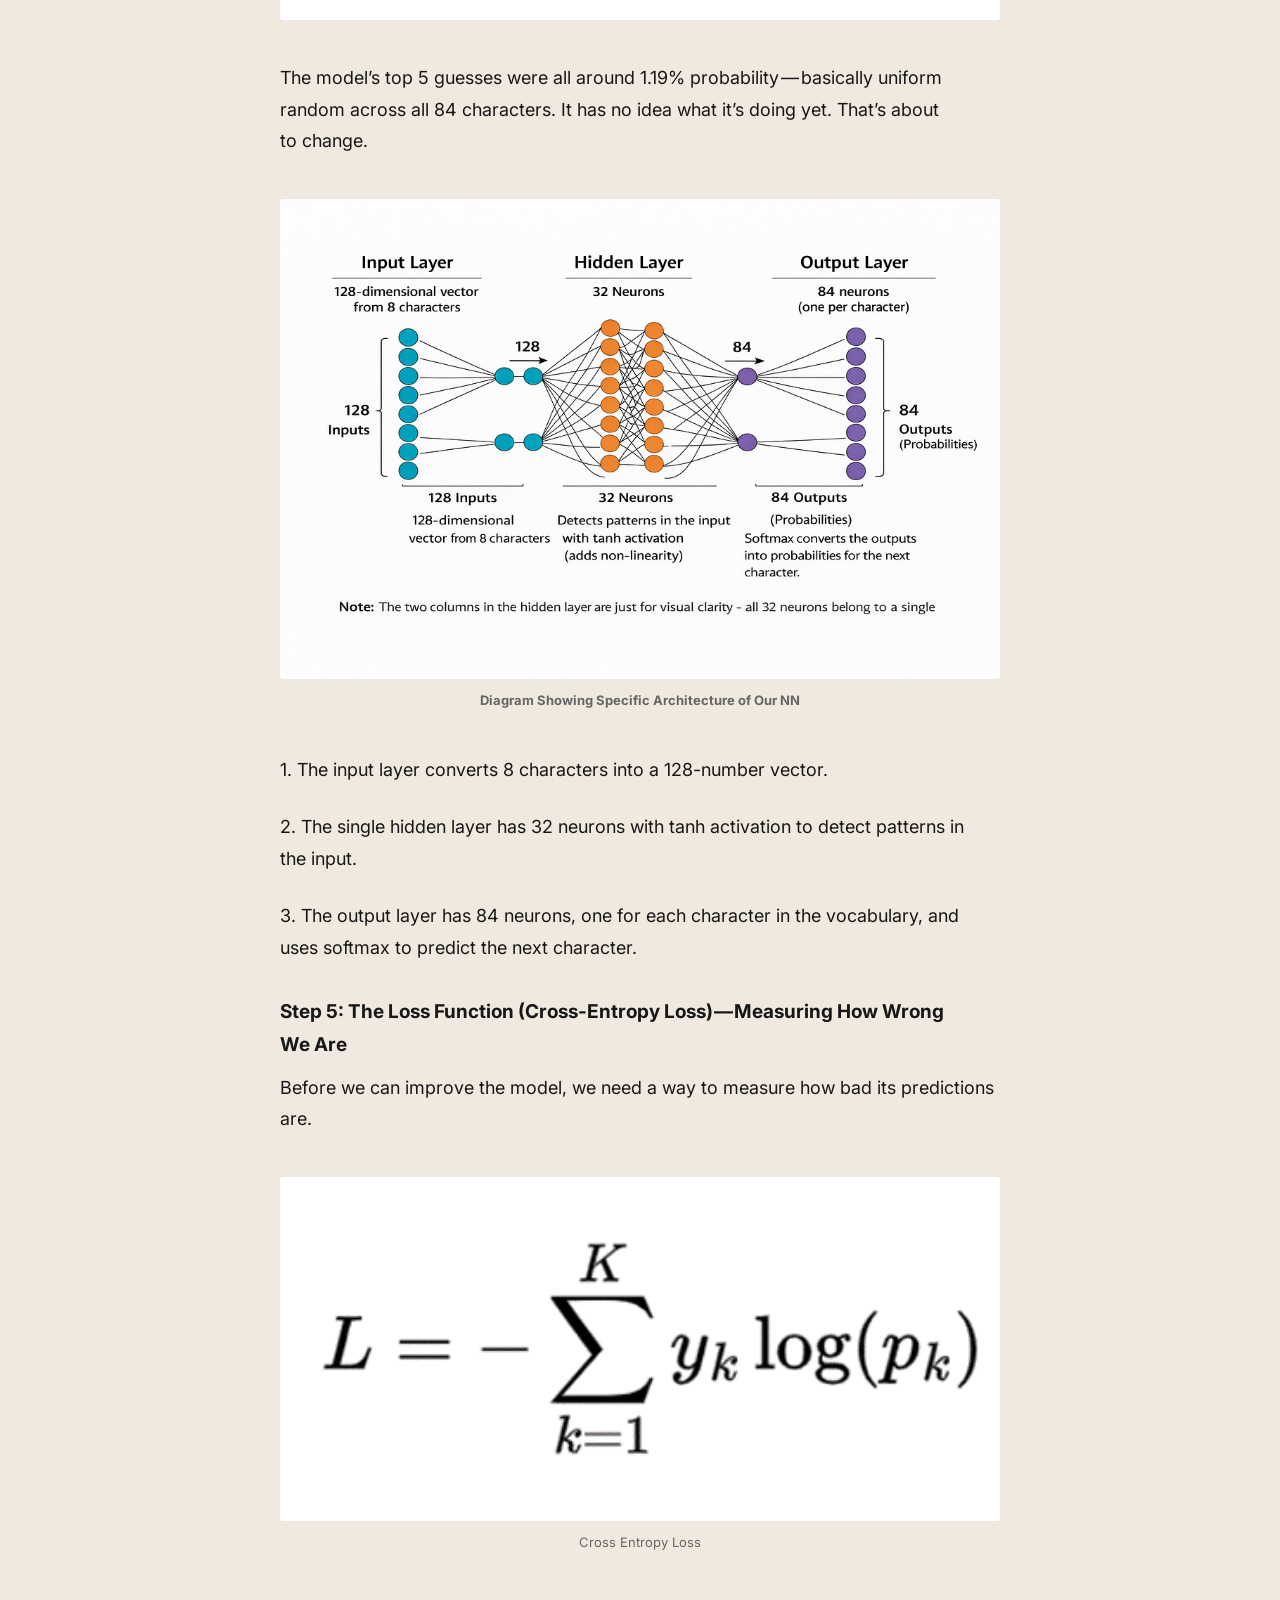
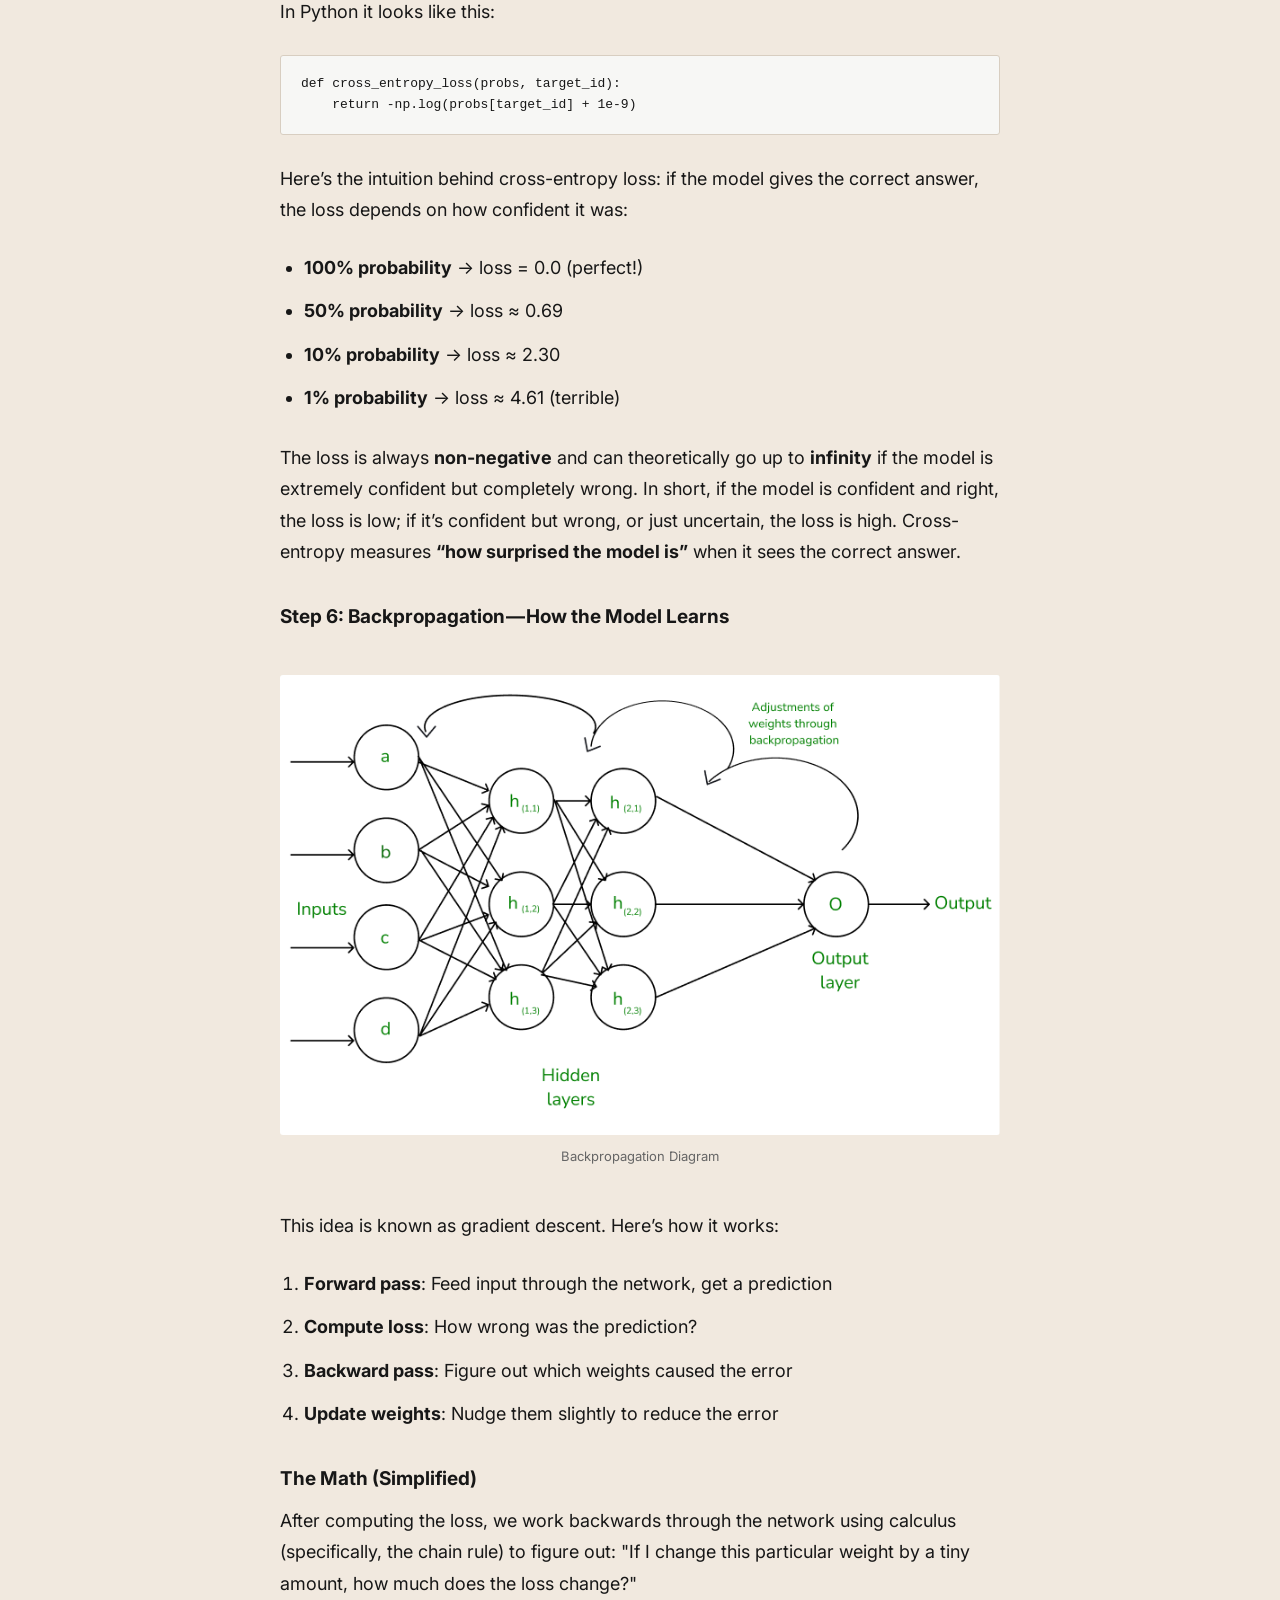
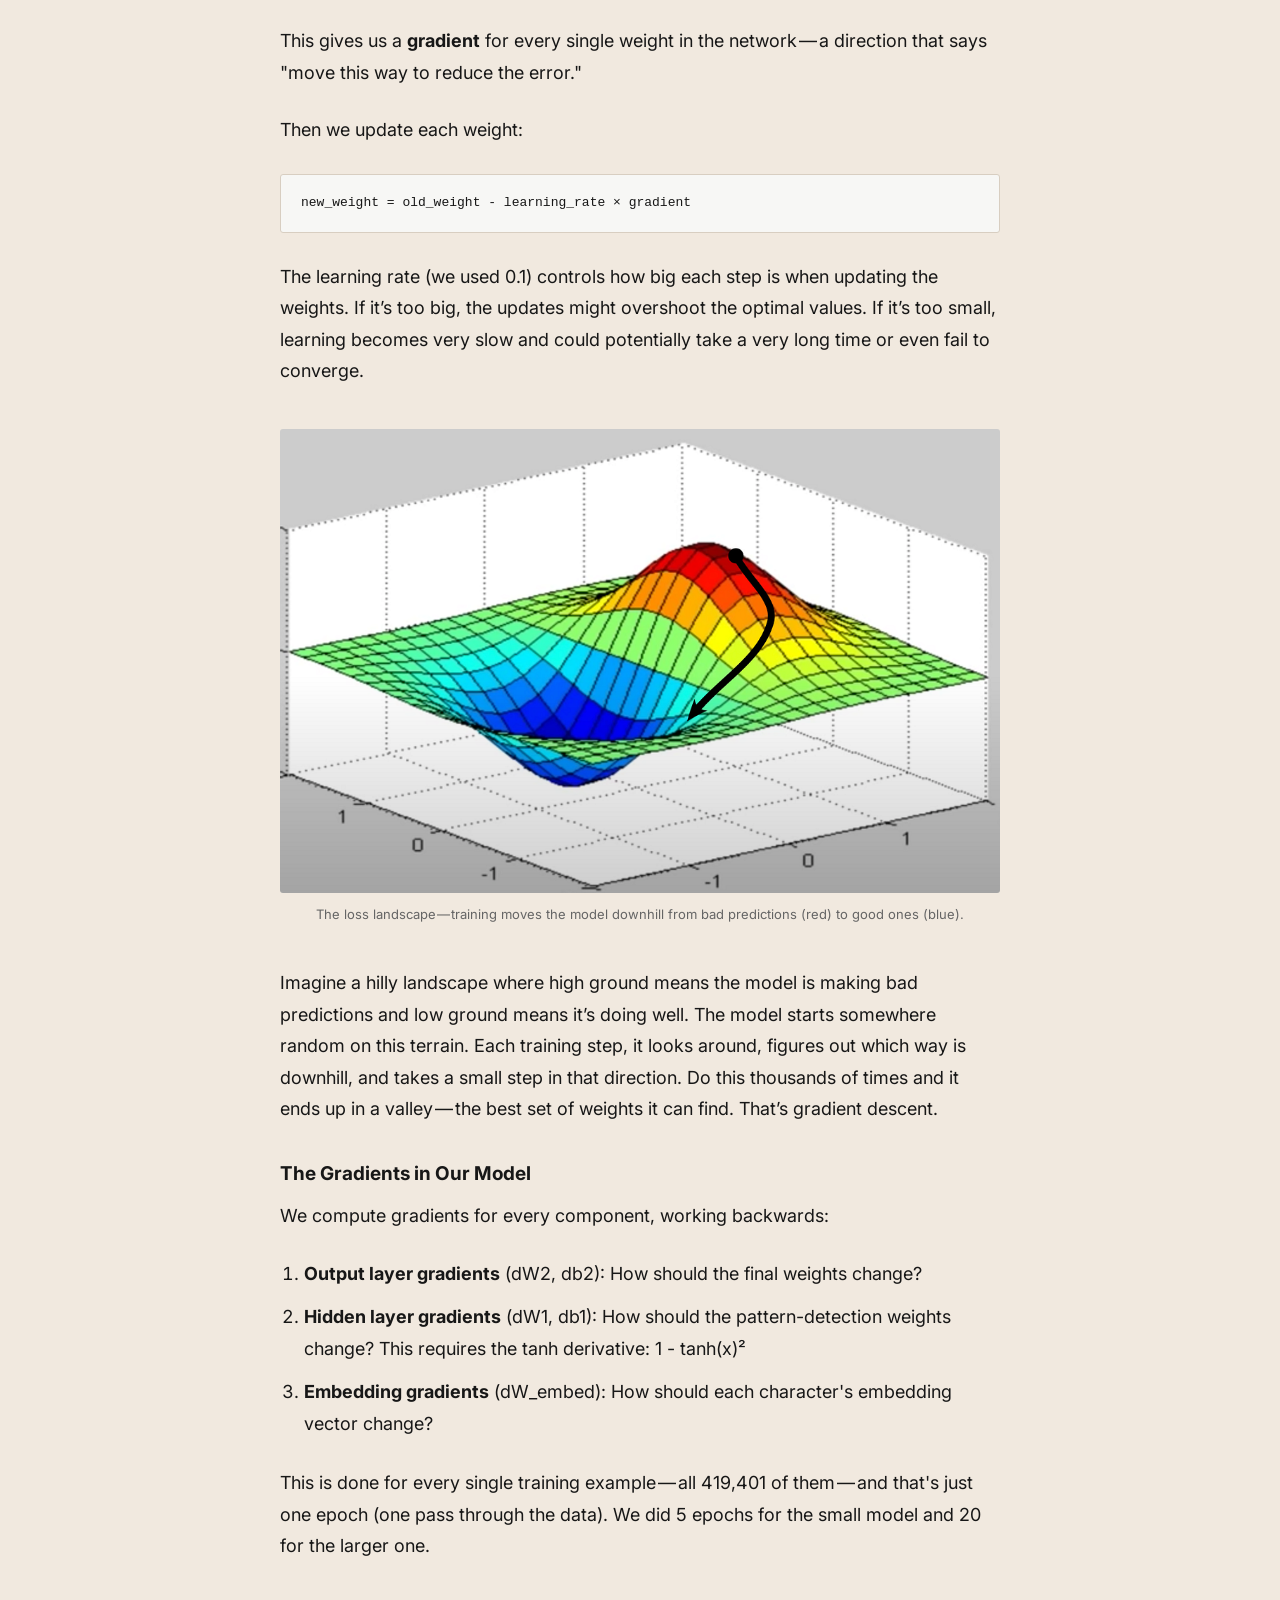
<file: articles/building-a-language-model-from-scratch-with-numpy.html>
<!doctype html>
<html lang="en">
  <head>
    <meta charset="UTF-8" />
    <meta name="viewport" content="width=device-width, initial-scale=1.0" />
    <meta name="theme-color" content="#f1e9df" />
    <meta name="description" content="A step-by-step language model and transformer implementation built with NumPy, without frameworks, GPUs, or pretrained weights." />
    <meta property="og:title" content="Building a Language Model From Scratch With Nothing But NumPy" />
    <meta property="og:description" content="A step-by-step language model and transformer implementation built with NumPy, without frameworks, GPUs, or pretrained weights." />
    <meta property="og:type" content="article" />
    <meta property="og:url" content="https://maxmatkovski.com/articles/building-a-language-model-from-scratch-with-numpy.html" />
    <meta property="og:image" content="https://maxmatkovski.com/assets/social-card.png?v=4" />
    <meta property="og:image:width" content="1200" />
    <meta property="og:image:height" content="630" />
    <meta property="article:published_time" content="2026-03-02T10:39:18.000Z" />
    <meta name="twitter:card" content="summary_large_image" />
    <link rel="canonical" href="https://maxmatkovski.com/articles/building-a-language-model-from-scratch-with-numpy.html" />
    <link rel="icon" href="/favicon.ico?v=3" type="image/x-icon" />
    <link rel="icon" href="../favicon.svg" type="image/svg+xml" />
    <link rel="icon" href="../favicon-32.png?v=2" type="image/png" sizes="32x32" />
    <link rel="apple-touch-icon" href="../apple-touch-icon.png?v=2" />
    <link rel="preconnect" href="https://fonts.googleapis.com" />
    <link rel="preconnect" href="https://fonts.gstatic.com" crossorigin />
    <link href="https://fonts.googleapis.com/css2?family=Inter:wght@400;500;600&amp;display=swap" rel="stylesheet" />
    <link rel="stylesheet" href="../styles.css?v=5" />
    <title>Building a Language Model From Scratch With Nothing But NumPy — Max Matkovski</title>
  </head>
  <body>
    <header class="site-header">
      <a class="site-name" href="../index.html">Max Matkovski</a>
      <nav aria-label="Primary navigation">
        <a href="../index.html#about">About</a>
        <a href="../index.html#experience">Core Skills</a>
        <a href="../writings">Writings</a>
        <a href="../index.html#contact">Contact</a>
      </nav>
    </header>
    <main>
      <header class="article-header">
        <a class="back-link" href="../writings">← All writings</a>
        <h1>Building a Language Model From Scratch With Nothing But NumPy</h1>
        <p class="article-meta"><time datetime="2026-03-02">March 2, 2026</time> · Max Matkovski</p>
      </header>
      <article class="article-body">
        <h3>How to Build a Large Language Model From Scratch (No Supercomputer Required)</h3><figure class="article-figure"><img src="../assets/articles/building-a-language-model-from-scratch-with-numpy-01.jpg" alt="" decoding="async" fetchpriority="high" /><figcaption>Leading LLMs Today</figcaption></figure><h3>What Even Is a Language Model?</h3><p>By now, you’ve probably heard of ChatGPT, Claude, or Gemini. What most people call AI or artificial intelligence is really something called a large language model.</p><p>These have taken the world by storm and are programs that can write essays, answer questions, and even have conversations. They seem like magic, but they are not. At their core, every single one of these models does exactly one thing:</p><blockquote>Given some text, predict the next character (or word).</blockquote><p>Yep, that’s it. The entire foundation of AI that is changing the world boils down to: “what comes next?”</p><p>For example, if I type “The cat sat on the ___”, you’d probably guess “mat” or “floor.” A language model does the same thing, except it does it with math. In this article, I will build one from absolute scratch using nothing but basic Python and NumPy. No PyTorch. No TensorFlow. No GPU. Just raw math on a laptop.</p><p>I trained mine on <em>Frankenstein</em> by Mary Shelley, the full novel, about 419,000 characters long. Let’s walk through every step of how it works.</p><h3>Step 1: Getting the Text</h3><p>Every language model starts with data — text for it to learn from. We used the full text of <em>Frankenstein</em>, downloaded free from Project Gutenberg.</p><p>The raw file is 438,806 characters long, but that includes legal disclaimers and licensing text that Project Gutenberg wraps around every book. We don&#39;t want the model learning copyright notices, so we strip all of that away by finding the *** START OF and *** END OF markers and keeping only what&#39;s between them.</p><figure class="article-figure"><img src="../assets/articles/building-a-language-model-from-scratch-with-numpy-02.png" alt="" decoding="async" loading="lazy" /></figure><p>After cleaning: <strong>419,409 characters</strong> of pure Mary Shelley.</p><h3>Step 2: Tokenization — Teaching the Computer to Read</h3><p>Here&#39;s the problem: computers don&#39;t understand letters. They understand numbers. So before we can do anything, we need to convert every character in the book into a number.</p><h3>Building the Vocabulary</h3><p>First, we scan the entire text and find every unique character that appears. In <em>Frankenstein</em>, there are exactly <strong>84 unique characters</strong>. These include:</p><ul><li>Lowercase letters: a, b, c, ... z</li><li>Uppercase letters: A, B, C, ... Y (not every letter appears capitalized)</li><li>Punctuation: periods, commas, semicolons, exclamation marks, question marks</li><li>Spaces and newlines</li><li>Some special characters: em-dashes (—), smart quotes (&quot; &quot; &#39; &#39;), and a few accented letters (é, è, ê) from the French phrases Shelley sprinkled in</li></ul><p>We sort these into a consistent order and assign each one a number. This gives us two lookup tables:</p><ul><li><strong>stoi</strong> (string-to-integer): Given a character, what&#39;s its number?</li><li><strong>itos</strong> (integer-to-string): Given a number, what character is it?</li></ul><figure class="article-figure"><img src="../assets/articles/building-a-language-model-from-scratch-with-numpy-03.png" alt="" decoding="async" loading="lazy" /><figcaption><strong>String to Integer (STOI) </strong>Mappings and <strong>Integer to String (ITOS) </strong>Mappings</figcaption></figure><p>For example, in our model, some character IDs are:</p><ul><li>&#39;\n&#39; → 0</li><li>&#39; &#39; → 1</li><li>&#39;a&#39; → 48</li><li>&#39;e&#39; → 52</li><li>&#39;t&#39; → 67</li><li>&#39;T&#39; → 40</li></ul><p>This means the word &quot;THE&quot; becomes [40, 29, 26], while &quot;the&quot; becomes [67, 55, 52]. Note that uppercase and lowercase letters are treated as completely separate tokens — the model has to learn by itself that they are related.</p><p>Here’s a real snippet from our data showing this concept:</p><figure class="article-figure"><img src="../assets/articles/building-a-language-model-from-scratch-with-numpy-04.png" alt="" decoding="async" loading="lazy" /></figure><p>With these mappings, we convert the entire 419,409-character novel into a list of 419,409 integers. The first 20 tokens of our encoded text are:</p><h3>Why Character-Level?</h3><p>Real LLMs like GPT-4 don&#39;t tokenize <strong>character by character.</strong> They use <strong>subword tokenization</strong> (called BPE — Byte Pair Encoding), which breaks text into chunks like &quot;un&quot; + &quot;believ&quot; + &quot;able.&quot; This is more efficient because it keeps the vocabulary manageable (around 50,000–100,000 tokens) while still handling rare words gracefully.</p><p>We&#39;re using character-level tokenization because it&#39;s the simplest possible approach. Our vocabulary is just 84 tokens. It makes everything easier to understand, even though it means the model has to work harder — it needs to learn how to spell words from individual letters, not just predict whole word chunks.</p><p>Our goal was to train this model in just a few hours on a MacBook, without any access to GPUs. In contrast, models like GPT-4 are trained on <strong>hundreds of billions of tokens</strong> using massive compute clusters with thousands of GPUs or TPUs running for<strong> </strong>days, weeks, or even months.</p><figure class="article-figure"><img src="../assets/articles/building-a-language-model-from-scratch-with-numpy-05.jpg" alt="" decoding="async" loading="lazy" /><figcaption>Character vs Word vs Subword Level Tokenization</figcaption></figure><h3>Step 3: Creating Training Data — The Sliding Window</h3><p>Now we need to turn our long list of numbers into actual training examples. The concept is simple:</p><blockquote><strong>Show the model a window of characters → Ask it to predict the next one.</strong></blockquote><p>We chose a <strong>block size of 8</strong> for our first model — meaning the model sees 8 characters of context at a time. We slide this window across the entire text, one character at a time:</p><figure class="article-figure"><img src="../assets/articles/building-a-language-model-from-scratch-with-numpy-06.png" alt="" decoding="async" loading="lazy" /><figcaption>8-Character Context Training</figcaption></figure><p>Each row is one training example. The model&#39;s job: given the input, predict the target.</p><p>From our 419,409-character text, this produces <strong>419,401 training examples</strong>. We can simply think of it as <strong>400,000 tiny quizzes for the model to learn from.</strong></p><h3>Step 4: The Neural Network — How the Model Actually Works</h3><figure class="article-figure"><img src="../assets/articles/building-a-language-model-from-scratch-with-numpy-07.png" alt="" decoding="async" loading="lazy" /><figcaption>Architecture of a Basic Neural Network</figcaption></figure><h3>Firstly, what is a Neural Network?</h3><p>A neural network is a type of computer program inspired by the brain. It’s made up of layers of “neurons” that take input, perform calculations, and pass the results to the next layer. By adjusting the connections between neurons, the network can learn patterns in data and make predictions.</p><p>This is where the real magic happens. We build a simple neural network with three layers. Think of it as a pipeline:</p><pre class="article-code"><code>Characters → Embeddings → Hidden Layer → Output Probabilities</code></pre><p>Let&#39;s break down each piece.</p><h3>Embeddings: Giving Characters Meaning</h3><p>Remember, each character is just a number right now. The number 48 means &#39;a&#39;, but the model <strong>doesn&#39;t know that &#39;a&#39; and &#39;b&#39; are more similar to each other than &#39;a&#39; and &#39;7&#39;</strong>. We need to give each character a richer representation.</p><p>An <strong>embedding</strong> is a list of decimal numbers (a vector) assigned to each character. Instead of &#39;a&#39; just being the number 48, it becomes something like:</p><pre class="article-code"><code>&#39;a&#39; → [0.12, -0.44, 0.03, 0.71, ..., 0.91]  (16 numbers)</code></pre><p>Initially, these vectors are <strong>completely random </strong>— just small random decimals. But during training, the model adjusts them so that characters used in similar contexts end up with similar vectors. The letter &#39;a&#39; might end up near &#39;e&#39; and &#39;i&#39; (all common vowels), while &#39;x&#39; and &#39;z&#39; drift off to their own corner.</p><p>In our first model, each character gets a <strong>16-dimensional embedding vector</strong>. The embedding matrix is shaped (84, 16) — 84 characters, each represented by 16 numbers.</p><h3>Flattening: Combining the Context</h3><p>The model sees 8 characters at a time. Each character has a 16-number embedding. So the total input to the network is 8 × 16 = <strong>128 numbers</strong> — all the embeddings laid end to end in a single row.</p><p>This is like taking 8 puzzle pieces and lining them up so the model can see the whole picture at once.</p><h3>The Hidden Layer: Where Patterns Are Found</h3><p>The flattened 128-number input gets multiplied by a <strong>weight matrix</strong> (W1, shaped 128 × 32) and passed through a <strong>tanh activation function</strong>.</p><p>In plain English, the weight matrix acts like a <strong>filter</strong>. Each of its 32 columns learns to detect a different pattern in the input. For example, one column might learn “this looks like the middle of a word,” while another might learn “a vowel usually comes next.”</p><p>The <strong>tanh function</strong> then squashes the result to be between -1 and +1. This adds <strong>non-linearity</strong>, which is essential — without it, stacking multiple layers would be pointless because multiplying matrices together only produces another matrix. Tanh lets the model learn <strong>curved, complex patterns</strong> instead of just straight-line relationships.</p><figure class="article-figure"><img src="../assets/articles/building-a-language-model-from-scratch-with-numpy-08.png" alt="" decoding="async" loading="lazy" /><figcaption>Tanh Activation Function</figcaption></figure><p>Other common activation functions include <strong>ReLU</strong>, which outputs positive values and is widely used in deep networks, <strong>sigmoid</strong>, which squashes values between 0 and 1.</p><p>The output of this hidden layer is a <strong>32-number vector</strong>, which is a compact summary of “what the model thinks is going on” given the 8 input characters. This hidden state is then passed to the output layer to make the prediction for the next character.</p><pre class="article-code"><code># Hyperparameters for our toy model<br>vocab_size = len(chars)     # number of unique characters<br>embedding_dim = 16          # size of each character embedding vector<br>hidden_dim = 32             # size of hidden layer<br>block_size = 8              # context length (number of previous characters)<br><br># Embedding matrix: maps token IDs -&gt; dense vectors<br># Shape: vocab_size x embedding_dim<br>W_embed = np.random.randn(vocab_size, embedding_dim) * 0.01<br><br># Hidden layer weights: flattened embeddings -&gt; hidden_dim<br># Input size = block_size * embedding_dim (all embeddings concatenated)<br>W1 = np.random.randn(block_size * embedding_dim, hidden_dim) * 0.01<br>b1 = np.zeros(hidden_dim)  # bias for hidden layer<br><br># Output layer: hidden_dim -&gt; vocab_size logits<br>W2 = np.random.randn(hidden_dim, vocab_size) * 0.01<br>b2 = np.zeros(vocab_size)  # bias for output layer<br><br># Sanity check: print shapes<br>print(&quot;Embedding matrix shape:&quot;, W_embed.shape)<br>print(&quot;Hidden layer weight shape:&quot;, W1.shape)<br>print(&quot;Output layer weight shape:&quot;, W2.shape)</code></pre><h3>The Output Layer: Making a Prediction</h3><p>The 32-number hidden state gets multiplied by another weight matrix (W2, shaped 32 × 84) to produce <strong>84 numbers</strong> — one score for each character in the vocabulary. These raw scores are called <strong>logits</strong>.</p><p>Then we apply <strong>softmax</strong>, which converts these 84 raw scores into probabilities that sum to 1.0. Now we have a probability distribution: the model&#39;s belief about what the next character should be.</p><figure class="article-figure"><img src="../assets/articles/building-a-language-model-from-scratch-with-numpy-09.png" alt="" decoding="async" loading="lazy" /><figcaption>Softmax Function Visualized</figcaption></figure><p>When we first create the model, all weights are random. So the predictions are random too. Here&#39;s what our model predicted for the input &quot;THE PROJ&quot; before any training:</p><figure class="article-figure"><img src="../assets/articles/building-a-language-model-from-scratch-with-numpy-10.png" alt="" decoding="async" loading="lazy" /></figure><p>The model’s top 5 guesses were all around 1.19% probability — basically uniform random across all 84 characters. It has no idea what it’s doing yet. That’s about to change.</p><figure class="article-figure"><img src="../assets/articles/building-a-language-model-from-scratch-with-numpy-11.png" alt="" decoding="async" loading="lazy" /><figcaption><strong>Diagram Showing Specific Architecture of Our NN</strong></figcaption></figure><p>1. The input layer converts 8 characters into a 128-number vector.</p><p>2. The single hidden layer has 32 neurons with tanh activation to detect patterns in the input.</p><p>3. The output layer has 84 neurons, one for each character in the vocabulary, and uses softmax to predict the next character.</p><h3>Step 5: The Loss Function (Cross-Entropy Loss) — Measuring How Wrong We Are</h3><p>Before we can improve the model, we need a way to measure how bad its predictions are.</p><figure class="article-figure"><img src="../assets/articles/building-a-language-model-from-scratch-with-numpy-12.png" alt="" decoding="async" loading="lazy" /><figcaption>Cross Entropy Loss</figcaption></figure><p>In Python it looks like this:</p><pre class="article-code"><code>def cross_entropy_loss(probs, target_id):<br>    return -np.log(probs[target_id] + 1e-9)</code></pre><p>Here’s the intuition behind cross-entropy loss: if the model gives the correct answer, the loss depends on how confident it was:</p><ul><li><strong>100% probability</strong> → loss = 0.0 (perfect!)</li><li><strong>50% probability</strong> → loss ≈ 0.69</li><li><strong>10% probability</strong> → loss ≈ 2.30</li><li><strong>1% probability</strong> → loss ≈ 4.61 (terrible)</li></ul><p>The loss is always <strong>non-negative</strong> and can theoretically go up to <strong>infinity</strong> if the model is extremely confident but completely wrong. In short, if the model is confident and right, the loss is low; if it’s confident but wrong, or just uncertain, the loss is high. Cross-entropy measures <strong>“how surprised the model is”</strong> when it sees the correct answer.</p><h3>Step 6: Backpropagation — How the Model Learns</h3><figure class="article-figure"><img src="../assets/articles/building-a-language-model-from-scratch-with-numpy-13.png" alt="" decoding="async" loading="lazy" /><figcaption>Backpropagation Diagram</figcaption></figure><p>This idea is known as gradient descent. Here’s how it works:</p><ol><li><strong>Forward pass</strong>: Feed input through the network, get a prediction</li><li><strong>Compute loss</strong>: How wrong was the prediction?</li><li><strong>Backward pass</strong>: Figure out which weights caused the error</li><li><strong>Update weights</strong>: Nudge them slightly to reduce the error</li></ol><h3>The Math (Simplified)</h3><p>After computing the loss, we work backwards through the network using calculus (specifically, the chain rule) to figure out: &quot;If I change this particular weight by a tiny amount, how much does the loss change?&quot;</p><p>This gives us a <strong>gradient</strong> for every single weight in the network — a direction that says &quot;move this way to reduce the error.&quot;</p><p>Then we update each weight:</p><pre class="article-code"><code>new_weight = old_weight - learning_rate × gradient</code></pre><p>The learning rate (we used 0.1) controls how big each step is when updating the weights. If it’s too big, the updates might overshoot the optimal values. If it’s too small, learning becomes very slow and could potentially take a very long time or even fail to converge.</p><figure class="article-figure"><img src="../assets/articles/building-a-language-model-from-scratch-with-numpy-14.png" alt="" decoding="async" loading="lazy" /><figcaption>The loss landscape — training moves the model downhill from bad predictions (red) to good ones (blue).</figcaption></figure><p>Imagine a hilly landscape where high ground means the model is making bad predictions and low ground means it’s doing well. The model starts somewhere random on this terrain. Each training step, it looks around, figures out which way is downhill, and takes a small step in that direction. Do this thousands of times and it ends up in a valley — the best set of weights it can find. That’s gradient descent.</p><h3>The Gradients in Our Model</h3><p>We compute gradients for every component, working backwards:</p><ol><li><strong>Output layer gradients</strong> (dW2, db2): How should the final weights change?</li><li><strong>Hidden layer gradients</strong> (dW1, db1): How should the pattern-detection weights change? This requires the tanh derivative: 1 - tanh(x)²</li><li><strong>Embedding gradients</strong> (dW_embed): How should each character&#39;s embedding vector change?</li></ol><p>This is done for every single training example — all 419,401 of them — and that&#39;s just one epoch (one pass through the data). We did 5 epochs for the small model and 20 for the larger one.</p><h3>Step 7: Training Results — Watching the Model Learn</h3><h3>Small Model (block_size=8, embedding=16, hidden=32)</h3><p>We trained for 5 epochs. Here&#39;s what happened:</p><figure class="article-figure"><img src="../assets/articles/building-a-language-model-from-scratch-with-numpy-15.png" alt="" decoding="async" loading="lazy" /></figure><p>As you can see, it’s mostly gibberish, but looking carefully, after just 5 epochs, some patterns are emerging. The model figured out that spaces go between groups of letters. It learned that ‘th’, ‘an’, and ‘the’ are common combos. It’s starting to produce things that look vaguely like English, but it’s still very rough.</p><p>What’s remarkable is that nobody told the model any rules about English. It doesn’t know what a word is. It doesn’t know that vowels exist or that sentences end with periods. All it’s doing is adjusting its weights to minimize the loss function, to be less surprised by the next character, and from that single objective, it’s starting to rediscover the statistical structure of the English language on its own. Spaces are common, so it learned to produce spaces. The letter ‘h’ very often follows ‘t’ in Frankenstein, so the model started putting them together. These aren’t rules it was given. They’re patterns it found by doing 400,000 tiny prediction quizzes, over and over, and adjusting its weights each time to be slightly less wrong.</p><p>This is the fundamental insight behind all language models, from our 10,000-parameter toy to GPT-4 with over a trillion: you don’t need to teach the model grammar, spelling, or meaning. You just need to ask it “what comes next?” enough times, and structure emerges from the statistics.</p><h3>Step 8: Scaling Up the Simple Model — And Watching It Fail</h3><p>Before jumping to a completely new architecture, we tried the obvious thing: just make the feedforward model bigger. We doubled everything:</p><ul><li><strong>Block size:</strong> 8 → 16 (sees twice as much context)</li><li><strong>Embedding dimension:</strong> 16 → 32 (richer character representations)</li><li><strong>Hidden layer:</strong> 32 → 64 neurons (more pattern detectors)</li></ul><p>The model now had roughly 40,000 parameters. We rebuilt the training data with the new context window, reinitialized all weights, and trained for 20 full epochs — four times longer than before.</p><p>Here’s what happened:</p><p>Epoch Average Loss What We Expected What Actually Happened 1 5.37 Lower than the small model’s 3.57 Much <em>worse</em> 5 5.47 Steady improvement Loss went <em>up</em> 10 5.49 Approaching good output Still climbing 15 5.49 — Plateaued at a terrible value 20 5.46 — Barely budged</p><p>The larger model performed <strong>dramatically worse</strong> than the small one. A loss of 5.46 versus 3.52 means the bigger model’s predictions were significantly further from the truth.</p><p>Here’s what the larger model generated after 20 epochs of training:</p><figure class="article-figure"><img src="../assets/articles/building-a-language-model-from-scratch-with-numpy-16.png" alt="" decoding="async" loading="lazy" /><figcaption>Model Performance After 20 Epochs. Note: one epoch means the model went through every single one of the 419,401 training examples once. So 5 epochs means it saw every character prediction in Frankenstein 5 times, and 20 epochs means 20 times.</figcaption></figure><pre class="article-code"><code>ent of a nervousn<br>ca t ot nhet; nn<br>faitrithdt dne weota cas<br>thetw nn<br>nc cas<br>n ntewe ofv</code></pre><p>This is worse than the small model after 5 epochs. More capacity, more training time, worse results. What went wrong?</p><p><strong>Three things killed the larger model:</strong></p><p><strong>Vanilla SGD can’t handle the complexity.</strong> Our optimizer — weight -= 0.1 × gradient — applies the same learning rate to every single weight in the network. But in a larger model, some weights need big updates and others need tiny ones. SGD treats them all identically. It&#39;s like trying to tune a piano by turning every key the same amount.</p><p><strong>Single-example training is too noisy.</strong> We updated weights after every single character prediction. Each gradient pointed in a slightly different direction, so the model zigzagged wildly instead of making steady progress. Imagine navigating by asking one person for directions at a time — you’d get contradictory advice and wander in circles.</p><p><strong>No normalization.</strong> As values flow through more neurons, they can grow exponentially large or shrink to near zero. The small model was shallow enough to get away with this. The larger model wasn’t. Without anything to keep activations in check, the network’s internal signals became unstable.</p><p>This failure is one of the most important lessons in machine learning: <strong>more parameters don’t help if your training infrastructure can’t support them.</strong> The model had the capacity to learn — it just couldn’t figure out how.</p><p>This is exactly the problem that transformers were designed to solve.</p><h3>Part 2: Upgrading to a Transformer</h3><p>Everything from here on uses the same dataset (Frankenstein, 419,409 characters, 84 unique tokens), the same character-level tokenization, and the same pure NumPy approach. No frameworks, no GPU. What changes is the architecture and everything around it.</p><h3>Step 9: What Is a Transformer?</h3><figure class="article-figure"><img src="../assets/articles/building-a-language-model-from-scratch-with-numpy-17.png" alt="" decoding="async" loading="lazy" /><figcaption>Transformer Design</figcaption></figure><p>A transformer is a neural network architecture designed to process sequential data — especially language — using a mechanism called <strong>self-attention</strong>. Unlike older models such as LSTMs or other recurrent neural networks, which read text one token at a time and carry information forward step-by-step, transformers process an entire sequence at once. Each token can directly “look at” every other token in the sequence and decide which ones matter most.</p><p>The architecture was introduced in 2017 in the paper “Attention Is All You Need” by researchers at Google Brain. It replaced recurrence entirely with attention, enabling massive parallelization during training and much better modeling of long-range dependencies. Shortly afterward, organizations such as OpenAI and Google built large-scale language models based on this design, including GPT and BERT. Today, nearly every modern large language model including, ChatGPT, Claude, Gemini , is built on the transformer framework.</p><p>Here’s what changes between our Part 1 model and the transformer:</p><figure class="article-figure"><img src="../assets/articles/building-a-language-model-from-scratch-with-numpy-18.png" alt="" decoding="async" loading="lazy" /></figure><p>These changes exist to account for the inbability of our simple model to train properly.</p><h3>Step 10: New Hyperparameters and Training Setup</h3><p>We keep things small enough to train on a CPU, but this architecture is fundamentally the same as what powers GPT-2 and its descendants:</p><pre class="article-code"><code># Model architecture<br>block_size = 32    # context window — now 32 characters instead of 16<br>n_embd = 64        # embedding dimension<br>n_head = 4         # number of attention heads<br>n_layer = 2        # number of transformer blocks (depth)<br>head_dim = 16      # each head operates on n_embd / n_head = 16 dimensions</code></pre><pre class="article-code"><code># Training<br>batch_size = 32    # examples per gradient update<br>learning_rate = 3e-4  # Adam learning rate (much smaller than SGD&#39;s 0.1)</code></pre><p>The model has <strong>112,980 total parameters</strong> — about 3× larger than the scaled-up MLP. But the improvement isn’t just about having more parameters. It’s about how those parameters are organized and how we train them.</p><p>Two immediate changes in how we prepare training data:</p><p><strong>Mini-batches.</strong> Instead of learning from one example at a time, we now process 32 examples simultaneously. Each training step sees 32 × 32 = 1,024 characters at once. Why does this help? Imagine trying to learn the average height of humans by measuring one person at a time. Each measurement bounces you around — tall, short, tall, tall, short. But if you measure 32 people at once and take the average, you get a much smoother signal. That’s exactly what mini-batches do for gradient updates.</p><p><strong>Predicting at every position.</strong> In Part 1, the model only predicted one character — the one right after the context window. Now, the model predicts the next character at <em>every</em> position in the sequence simultaneously. Given the input “the monster walked into”, it simultaneously predicts:</p><ul><li>After “t” → “h”</li><li>After “th” → “e”</li><li>After “the” → “ “</li><li>After “the “ → “m”</li><li>…and so on for all 32 positions</li></ul><p>The target sequence is simply the input shifted right by one character. This gives us 32× more training signal per example — much more efficient.</p><h3>Step 11: Self-Attention — The Core Innovation</h3><p>This is the single most important idea in the transformer, and the reason it outperforms the feedforward model by such a wide margin.</p><p><strong>The problem with the old model:</strong> When the feedforward model saw “the cat sat on t” and needed to predict the next character, it flattened all 16 character embeddings into one long vector: [embedding₁, embedding₂, …, embedding₁₆]. The hidden layer then multiplied this entire vector by a fixed weight matrix. Every position was treated with equal importance. The character in position 1 had exactly the same structural influence as the character in position 16 — the model had no way to say “this nearby character matters more than that distant one.”</p><p><strong>What self-attention does:</strong> Instead of treating all positions equally, self-attention lets every character <em>look at every other character</em> and dynamically decide how much to pay attention to each one. When the model sees “the cat sat on t” and needs to predict what comes after the final “t,” the “t” might pay heavy attention to “on” (the word it’s completing) and “sat” (common pattern) while mostly ignoring the space from five positions back.</p><p><strong>It does this through three projections. Each character produces three vectors</strong>:</p><p><strong>Query (Q):</strong> “What am I looking for?” Each token generates a query vector that represents what information it needs to make its prediction.</p><p><strong>Key (K):</strong> “What do I contain?” Each token generates a key vector that advertises what information it has to offer.</p><p><strong>Value (V):</strong> “What information do I pass along?” Each token generates a value vector containing its actual content.</p><p>The attention score between two tokens is the dot product of one token’s Query with another token’s Key, divided by √(head_dim) for numerical stability:</p><pre class="article-code"><code>Attention(Q, K, V) = softmax(Q · K^T / √d_k) · V</code></pre><p>High dot product = high relevance = pay more attention. After softmax converts these scores into weights that sum to 1, we compute a weighted average of all the Value vectors. The result is a new representation of each token that’s been enriched with information from the tokens it decided were most relevant.</p><p>Here’s the core of the attention computation in code:</p><pre class="article-code"><code># Project input to Q, K, V (combined into one matrix for efficiency)<br>qkv = x @ W_qkv + b_qkv          # (B, T, 3*C)<br>q, k, v = np.split(qkv, 3, axis=-1)  # each (B, T, C)</code></pre><pre class="article-code"><code># Attention scores: how relevant is each token to each other token?<br>scale = 1.0 / np.sqrt(head_dim)<br>att_scores = (q @ k.transpose(0, 1, 3, 2)) * scale  # (B, n_head, T, T)</code></pre><pre class="article-code"><code># Apply causal mask — block future positions<br>att_scores = np.where(causal_mask[:T, :T], att_scores, -1e9)</code></pre><pre class="article-code"><code># Softmax → attention weights (probabilities)<br>att_weights = softmax(att_scores, axis=-1)</code></pre><pre class="article-code"><code># Weighted combination of values<br>att_output = att_weights @ v</code></pre><h3>Step 12: The Causal Mask , No Peeking at the Future</h3><p>There’s one critical constraint on attention. When predicting what character comes at position 5, the model cannot look at positions 6, 7, 8, and beyond. That would be cheating — it could just copy the answer instead of learning to predict it.</p><p>We enforce this with a <strong>causal mask</strong>: a lower-triangular matrix that blocks attention to all future positions. Before applying softmax, we set the attention scores for future positions to negative infinity (-1e9), which pushes their softmax probability to effectively zero.</p><pre class="article-code"><code>Position 0: can see [itself]<br>Position 1: can see [position 0, itself]<br>Position 2: can see [position 0, position 1, itself]<br>Position 3: can see [position 0, position 1, position 2, itself]<br>...<br>Position 31: can see [all 32 positions]</code></pre><p>In matrix form, the first 8×8 block of the causal mask looks like:</p><pre class="article-code"><code>[[1 0 0 0 0 0 0 0]<br> [1 1 0 0 0 0 0 0]<br> [1 1 1 0 0 0 0 0]<br> [1 1 1 1 0 0 0 0]<br> [1 1 1 1 1 0 0 0]<br> [1 1 1 1 1 1 0 0]<br> [1 1 1 1 1 1 1 0]<br> [1 1 1 1 1 1 1 1]]</code></pre><p>A 1 means “can attend to.” A 0 means “blocked.” This is the same masking used in GPT and every other autoregressive language model — the model can only look backwards, never forwards.</p><h3>Step 13: Multi-Head Attention — Seeing Multiple Patterns at Once</h3><figure class="article-figure"><img src="../assets/articles/building-a-language-model-from-scratch-with-numpy-19.png" alt="" decoding="async" loading="lazy" /><figcaption>Multi-head Attention</figcaption></figure><p>Instead of computing one big attention pattern, we split into <strong>4 independent “heads,”</strong> each operating on its own 16-dimensional slice of the 64-dimensional embedding.</p><p>Why? A single attention computation can only learn one pattern at a time. Maybe it learns to always look at the previous character. But what if sometimes the model needs to look at the previous character <em>and</em> look at the beginning of the current word <em>and</em> check whether there was a comma recently?</p><p>Multi-head attention solves this by running 4 separate attention computations in parallel:</p><pre class="article-code"><code># Reshape from (B, T, 64) to (B, 4_heads, T, 16_dims_per_head)<br>q = q.reshape(B, T, n_head, head_dim).transpose(0, 2, 1, 3)<br>k = k.reshape(B, T, n_head, head_dim).transpose(0, 2, 1, 3)<br>v = v.reshape(B, T, n_head, head_dim).transpose(0, 2, 1, 3)</code></pre><p>Each head can specialize in a different kind of pattern. After all 4 heads compute their attention independently, we concatenate the results back together and project to the original dimension:</p><pre class="article-code"><code># Concatenate heads: (B, 4, T, 16) → (B, T, 64)<br>att_output = att_output.transpose(0, 2, 1, 3).reshape(B, T, C)</code></pre><pre class="article-code"><code># Output projection back to embedding dimension<br>out = att_output @ W_out + b_out</code></pre><p>Later, when we visualize what our trained model actually learned, we’ll see that different heads did indeed specialize — one head learned to focus heavily on the immediately previous character, while others spread their attention more broadly across the context.</p><h3>Step 14: The Feedforward Network — Processing What Attention Found</h3><p>After attention gathers relevant context, each token passes through a small two-layer network called the <strong>feedforward network (FFN)</strong>. Think of attention as “gathering the right information from the right places” and the FFN as “thinking about what you gathered.”</p><p>The FFN does three things:</p><ol><li><strong>Expand:</strong> 64 → 256 dimensions (4× expansion gives the model a larger space to compute in)</li><li><strong>GELU activation:</strong> A smooth non-linearity, used in GPT-2 and all modern transformers</li><li><strong>Compress:</strong> 256 → 64 dimensions (back to the original embedding size)</li></ol><pre class="article-code"><code>def ffn_forward(x, W_fc1, b_fc1, W_fc2, b_fc2):<br>    h = x @ W_fc1 + b_fc1       # Expand: (B, T, 64) → (B, T, 256)<br>    h_act = gelu(h)              # Activate<br>    out = h_act @ W_fc2 + b_fc2  # Compress: (B, T, 256) → (B, T, 64)<br>    return out</code></pre><p>This expand-then-compress pattern appears in every transformer ever built. The expansion gives the model a higher-dimensional workspace to compute complex functions before projecting the result back to a manageable size.</p><p><strong>GELU (Gaussian Error Linear Unit)</strong> is the activation function of choice for transformers. Compared to the tanh we used in Part 1, GELU is smoother and doesn’t saturate as aggressively — it gently zeros out negative values while letting positive values pass through mostly unchanged, which helps gradients flow better during backpropagation.</p><h3>Step 15: Residual Connections and Layer Normalization — Keeping Things Stable</h3><p>These two techniques are what let us stack multiple transformer blocks on top of each other without the training collapsing — the exact problem that killed our larger MLP.</p><p><strong>Residual connections</strong> add the input of each sub-layer to its output. Instead of computing:</p><pre class="article-code"><code>output = Attention(x)</code></pre><p>The transformer computes:</p><pre class="article-code"><code>output = x + Attention(x)</code></pre><p>This creates a “highway” for information and gradients. Even if the attention layer produces garbage early in training, the residual connection ensures the original signal isn’t destroyed — it just gets the attention output added on top. And during backpropagation, gradients can flow directly through the addition, bypassing the attention computation entirely. This clean gradient highway is what makes training deep networks possible.</p><p><strong>Layer normalization</strong> is applied before each sub-layer (before attention, and before the FFN). It takes each token’s embedding vector and normalizes it to have mean = 0 and standard deviation = 1, then scales and shifts with learned parameters:</p><pre class="article-code"><code>def layer_norm_forward(x, gamma, beta, eps=1e-5):<br>    mean = x.mean(axis=-1, keepdims=True)<br>    var = x.var(axis=-1, keepdims=True)<br>    x_norm = (x - mean) / np.sqrt(var + eps)<br>    return gamma * x_norm + beta</code></pre><p>This prevents values from exploding or vanishing as data passes through multiple layers — the same instability that made the larger MLP fail. The learned gamma and beta parameters let the model undo the normalization where needed, so it doesn’t lose any expressiveness.</p><h3>Step 16: Positional Embeddings : Teaching Order</h3><p>The old feedforward model implicitly knew position: character 1 always occupied slots 1–16 of the flattened vector, character 2 occupied slots 17–32, and so on. Position was baked into the structure.</p><p>The transformer has no built-in sense of order. The attention mechanism computes scores between all pairs of tokens, but nothing about Q · K^T tells the model <em>where</em> each token sits in the sequence. “the cat” and “cat the” would produce identical attention patterns.</p><p>The fix is simple: we add a <strong>learned position embedding</strong> to each token. The model maintains a table of 32 vectors (one per position), and at the start of the forward pass, we add each position’s vector to its token embedding:</p><pre class="article-code"><code>tok_emb = params[&#39;wte&#39;][x_ids]    # (B, T, 64) — what each character is<br>pos_emb = params[&#39;wpe&#39;][:T]       # (T, 64)    — where each character sits<br>x = tok_emb + pos_emb             # combine identity + position</code></pre><p>During training, the model learns that position 0 means “first character,” position 31 means “last character,” and positions in between carry their own spatial meaning. This is identical to how GPT-2 handles positional information.</p><h3>Step 17: Assembling the Full Transformer</h3><p>Now we put every piece together. A single transformer block combines attention and FFN with residual connections and layer normalization:</p><pre class="article-code"><code>┌─── Transformer Block ─────────────────────────────┐<br>│                                                     │<br>│  x  ──→ Layer Norm ──→ Self-Attention ──→ + ──→ x  │<br>│  │                                         ↑        │<br>│  └─────────────────────────────────────────┘        │<br>│                                                     │<br>│  x  ──→ Layer Norm ──→ FFN ──→ + ──→ x             │<br>│  │                              ↑                   │<br>│  └──────────────────────────────┘                   │<br>│                                                     │<br>└─────────────────────────────────────────────────────┘</code></pre><p>The arrows that bypass the main computation and connect directly to the “+” are the residual connections. Layer norm stabilizes the input before each computation.</p><p>We stack <strong>2 of these blocks</strong>, then apply a final layer normalization and a linear projection to get logits over the vocabulary:</p><pre class="article-code"><code>Token IDs<br>    ↓<br>Token Embedding + Position Embedding<br>    ↓<br>┌─── Transformer Block 1 ───────────────────────┐<br>│  Layer Norm → Self-Attention → Add (residual)  │<br>│  Layer Norm → FFN            → Add (residual)  │<br>└────────────────────────────────────────────────┘<br>    ↓<br>┌─── Transformer Block 2 ───────────────────────┐<br>│  Layer Norm → Self-Attention → Add (residual)  │<br>│  Layer Norm → FFN            → Add (residual)  │<br>└────────────────────────────────────────────────┘<br>    ↓<br>Final Layer Norm → Linear Projection → 84 Logits → Softmax</code></pre><p>The forward pass in code:</p><pre class="article-code"><code>def transformer_forward(x_ids, params):<br>    B, T = x_ids.shape</code></pre><pre class="article-code"><code>    # Embeddings: combine token identity + position<br>    tok_emb = params[&#39;wte&#39;][x_ids]       # what each character is<br>    pos_emb = params[&#39;wpe&#39;][:T]          # where each character sits<br>    x = tok_emb + pos_emb</code></pre><pre class="article-code"><code>    # Pass through transformer blocks<br>    for layer in range(n_layer):<br>        # Sub-block 1: Attention with residual<br>        residual = x<br>        x_norm = layer_norm(x, gamma1, beta1)<br>        att_out = attention(x_norm, W_qkv, b_qkv, W_out, b_out)<br>        x = residual + att_out</code></pre><pre class="article-code"><code>        # Sub-block 2: FFN with residual<br>        residual = x<br>        x_norm = layer_norm(x, gamma2, beta2)<br>        ffn_out = ffn(x_norm, W_fc1, b_fc1, W_fc2, b_fc2)<br>        x = residual + ffn_out</code></pre><pre class="article-code"><code>    # Final layer norm + output projection<br>    x = layer_norm(x, gamma_f, beta_f)<br>    logits = x @ W_lm_head + b_lm_head   # (B, T, 84)</code></pre><pre class="article-code"><code>    return logits</code></pre><p>We tested the forward pass before any training:</p><pre class="article-code"><code>Input shape:  (4, 32)<br>Logits shape: (4, 32, 84)<br>→ 84 scores for each of 32 positions, across 4 batch examples.</code></pre><p>Before training, the initial loss was 4.4280 — almost exactly -log(1/84) = 4.4308, which is what you’d expect from a model making random predictions across 84 characters. The model has no idea what it’s doing yet. That’s about to change dramatically.</p><h3>Step 18: The Adam Optimizer — Why SGD Wasn’t Enough</h3><p>Part 1 used vanilla SGD: weight -= learning_rate × gradient. That&#39;s the simplest possible optimizer, and it&#39;s what killed the larger model.</p><p><strong>Adam</strong> is fundamentally smarter. It maintains two running averages for every single weight in the network:</p><p><strong>m (momentum):</strong> A smoothed version of the gradient direction. If gradients keep pointing the same way across multiple steps, momentum builds up and the optimizer takes bigger steps. If they keep flipping direction, momentum cancels out and the optimizer naturally slows down. This prevents the wild zigzagging that plagued our SGD training.</p><p><strong>v (velocity):</strong> A smoothed version of the squared gradient. This gives each weight its own adaptive learning rate. Weights that consistently receive large gradients get smaller step sizes (to avoid overshooting). Weights that receive small gradients get larger step sizes (to speed up learning). Instead of one global learning rate for everyone, each of the 112,980 parameters effectively has its own.</p><pre class="article-code"><code>class AdamOptimizer:<br>    def step(self, params, grads):<br>        self.t += 1<br>        for key in params:<br>            g = grads[key]<br>            # Smooth the gradient (momentum)<br>            self.m[key] = 0.9 * self.m[key] + 0.1 * g<br>            # Smooth the squared gradient (velocity)<br>            self.v[key] = 0.999 * self.v[key] + 0.001 * g**2<br>            # Bias correction (important early in training)<br>            m_hat = self.m[key] / (1 - 0.9**self.t)<br>            v_hat = self.v[key] / (1 - 0.999**self.t)<br>            # Adaptive update: each weight gets its own effective learning rate<br>            params[key] -= lr * m_hat / (np.sqrt(v_hat) + 1e-8)</code></pre><p>Nearly every modern neural network uses Adam or a variant. The switch from SGD to Adam is probably the single biggest reason the transformer actually trains.</p><h3>Step 19: Backpropagation Through a Transformer</h3><p>Just like in Part 1, the model learns by computing gradients — “which direction should each weight move to reduce the loss?” — and nudging every weight accordingly. But the backward pass through a transformer is significantly more complex.</p><p>We still use cross-entropy loss, and the gradient of the loss with respect to the output logits is still the same simple formula: dlogits = probs - one_hot(target). But from there, we have to propagate backwards through:</p><ol><li>The output projection (linear layer)</li><li>Final layer normalization</li><li>For each transformer block (in reverse order):</li></ol><ul><li>The FFN residual connection</li><li>The feedforward network (two linear layers + GELU derivative)</li><li>Layer normalization</li><li>The attention residual connection</li><li>The output projection of attention</li><li>The multi-head attention (through softmax, causal mask, the Q/K/V matmul, and the QKV projection)</li><li>Layer normalization</li></ul><p>4. The token and position embeddings</p><p>Every single operation has a corresponding gradient computation, and they must execute in exact reverse order. In total, we compute gradients for <strong>30 parameter tensors</strong> — compared to just 5 in Part 1.</p><p>This is where frameworks like PyTorch earn their keep: they compute all of these gradients automatically. We did it by hand. The backward pass for attention alone — propagating through softmax, the causal mask, the scaled dot product, and the multi-head reshape — is the most mathematically involved part of the entire project.</p><h3>Step 20: Training Results — Night and Day</h3><p>We trained the transformer for 3,000 steps. Each step processes a mini-batch of 32 sequences of 32 characters each (1,024 tokens per step). Here’s what happened:</p><p>Step Average Loss Elapsed Time Observation 500 2.70 33s Already well below the MLP’s best 1,000 2.19 67s Rapid, steady improvement 1,500 2.01 101s Still dropping smoothly 2,000 1.90 165s Real words appearing 2,500 1.83 200s Grammar patterns emerging 3,000 1.75 551s Clear English structure</p><p>The loss dropped smoothly from 4.43 (random guessing) to 1.75. No bouncing, no plateaus, no going backwards. Compare this to the MLP: the best loss from Part 1 was 3.52 after 5 full epochs — the transformer reached <strong>literally half that</strong> in about 9 minutes.</p><p>A loss of 1.75 means the model assigns roughly 17% probability to the correct next character on average, compared to 1.2% from random guessing. That’s a 14× improvement.</p><p>Let’s watch the generated text evolve:</p><p><strong>Step 1,000:</strong></p><pre class="article-code"><code>The of the cespertion, the che my thid che the bears wer ive with<br>the the sprere the wids willl to me thin, was a wa the the bof she of thas o<br>and affer th</code></pre><p>Already forming word-like structures with spaces and common words like “the”, “with”, “was”. The model figured out English word boundaries in under two minutes of training.</p><p><strong>Step 2,000:</strong></p><pre class="article-code"><code>The prection a that whe pas the<br>ase to sthe was was the care he mow fard in<br>that when ther with wore more in of the cantere and the suct I she at brest</code></pre><p>Real English words appearing: “when”, “with”, “more”, “care”, “that”. Sentence-like structure is emerging. The model is using articles (“the”, “a”) before nouns and prepositions (“in”, “of”, “to”) to connect phrases.</p><p><strong>Step 3,000:</strong></p><pre class="article-code"><code>The time, and my and ceased firtung to here<br>exclect of the thun in had firstoratin tall and was she he spront a she houl<br>d but spiting and oble succove to</code></pre><p>Complex patterns: commas separating clauses, “and” conjunctions, words like “ceased” and “firstoratin” (attempting “frustration”?). The model is clearly learning English structure at a level the feedforward model never approached.</p><p>Compare directly against the feedforward model’s best output after 20 epochs:</p><pre class="article-code"><code>ent of a nervousn<br>ca t ot nhet; nn<br>faitrithdt dne weota cas</code></pre><p>The difference is drastic.</p><h3>Step 21: Generation Settings — Temperature and Sampling</h3><p>Like Part 1, we control text generation with temperature and top-k sampling. But the transformer’s outputs are much richer and more interesting to experiment with.</p><p><strong>Temperature</strong> controls randomness by scaling the logits before softmax. Lower temperature makes the probability distribution sharper (the model commits harder to its top choices). Higher temperature makes it flatter (more random, more creative).</p><p><strong>Top-k filtering</strong> restricts sampling to only the k most likely characters, zeroing out everything else. This prevents very unlikely characters from being chosen.</p><p>We generated from the same prompt — “I felt a sensation” — with three settings:</p><p><strong>Conservative (temperature=0.5, top_k=5):</strong></p><pre class="article-code"><code>I felt a sensation of the sounte all was the was one my and the have was and<br>my had feeling to the are was and with the so the seat wind to the tee accur<br>ded to with hat sterely and and happess to me of the montinure wa</code></pre><p>Repetitive but grammatically structured. The model plays it safe, producing lots of common words (“the”, “was”, “and”) and rarely taking risks. Notice it still produces sentence-like patterns with proper spacing and punctuation.</p><p><strong>Balanced (temperature=0.8, top_k=10):</strong></p><pre class="article-code"><code>I felt a sensation. I then bours and, as in to the cottide of to these of my<br>felt he conting my some that tempted to me my for almany of to the<br>ammented all be in one appecas, my been his sward on the</code></pre><p>More varied vocabulary. “tempted”, “appecas” (attempts?), proper punctuation with periods and commas. The model is taking more risks and producing more diverse output.</p><p><strong>Creative (temperature=1.2, top_k=20):</strong></p><pre class="article-code"><code>I felt a sensation, and in<br>youis id than<br>dook satcerfulsh herough firibled no seath, forwards to mide<br>upon exclive hechsed.h.&quot;.<br>But I<br>passedliefy ir, pigh.&quot;</code></pre><p>Wild and creative — inventing words like “satcerfulsh” and “firibled.” The punctuation gets experimental too, with nested quotes and exclamation-like patterns. It’s reminiscent of how Shelley might sound if she were writing in a fever dream.</p><h3>Step 22: Peeking Inside — Attention Visualization</h3><p>One of the most powerful advantages of transformers over black-box models is that we can look inside and see what the model learned to pay attention to.</p><p>We fed in “the monster walked into” and checked what the last character (‘o’) was attending to across all four heads in Layer 0:</p><pre class="article-code"><code>Head 0: &#39;o&#39;(0.488) &#39;n&#39;(0.130) &#39;i&#39;(0.128) &#39; &#39;(0.113) &#39;t&#39;(0.056)<br>Head 1: &#39;t&#39;(0.728) &#39;n&#39;(0.207) &#39;o&#39;(0.032) &#39;d&#39;(0.013) &#39; &#39;(0.013)<br>Head 2: &#39;t&#39;(0.519) &#39;o&#39;(0.230) &#39;n&#39;(0.127) &#39;i&#39;(0.047) &#39; &#39;(0.026)<br>Head 3: &#39;t&#39;(0.316) &#39;o&#39;(0.130) &#39;n&#39;(0.111) &#39;d&#39;(0.105) &#39;k&#39;(0.096)</code></pre><p>The heads specialized, which is exactly what multi-head attention is designed to do:</p><p><strong>Head 0</strong> focuses primarily on the current character itself (‘o’ at 49%) and spreads the remaining attention broadly. It seems to be a “local context” head.</p><p><strong>Head 1</strong> puts a massive 73% of its attention on ‘t’ — the character immediately before ‘o’ in “into”. This head learned that the previous character is critical for predicting what comes next, essentially learning local letter patterns and bigram statistics.</p><p><strong>Heads 2 and 3</strong> show a mix: they attend heavily to ‘t’ but also distribute attention across ‘o’, ’n’, and other characters. They appear to be tracking the broader word context.</p><figure class="article-figure"><img src="../assets/articles/building-a-language-model-from-scratch-with-numpy-20.png" alt="" decoding="async" loading="lazy" /></figure><p>Each cell is how much one character is paying attention to another. The y-axis is the character doing the looking, the x-axis is what it’s looking at. Darker blue means more attention.</p><p>So in Head 1, if you look at the ‘o’ row, it’s almost entirely dark on the ‘t’ column. That means ‘o’ is putting most of its attention on the ‘t’ right before it. In Head 0, that same row is spread across multiple columns, meaning ‘o’ is pulling information from several characters at once.</p><p>Each row sums to 1 (because of softmax), so it’s a probability distribution: “I’m at this character, how should I split my attention across everything I can see?”</p><h3>What Separates This From GPT-4</h3><p>Our transformer and GPT-4 share the same design. The self-attention, the residual connections, the layer norms, the Adam optimizer, the softmax over vocabulary, the cross-entropy loss, it’s all the same math.</p><p>The difference is scale:</p><figure class="article-figure"><img src="../assets/articles/building-a-language-model-from-scratch-with-numpy-21.png" alt="" decoding="async" loading="lazy" /></figure><p>Our model is roughly <strong>16 million times smaller</strong> than GPT-4. We ran on a laptop CPU for 9 minutes. GPT-4’s training reportedly cost over $100 million in compute, running on thousands of GPUs for months.</p><p>But strip all of that away and the core loop is identical: see some text, predict the next token, measure how wrong you were, adjust the weights, repeat. Understanding how our model learns that ‘h’ often follows ‘t’ is the same conceptual step as understanding how GPT-4 learns to write legal briefs. Scale is what turns character-level statistics into what looks like intelligence.</p><p>This project was built with just NumPy. We didn’t use PyTorch, TensorFlow, autograd, GPU, or pre-trained weights.</p><p>The full code is available as a Jupyter notebook. The transformer model trains in under 10 minutes on any modern laptop and produces text that demonstrates that the machine has learned something real about the structure of English.</p><p>This is the foundation of every modern AI system. I warmly welcome any feedback you may have about this project.</p><p>I can be reached at maxmatkovski [at] gmail [dot] com.</p>
      </article>
    </main>
    <footer>
      <p>© <span id="year"></span> Max Matkovski</p>
      <div>
        <a href="https://www.linkedin.com/in/maxmatkovski/" target="_blank" rel="noreferrer">LinkedIn</a>
        <a href="https://github.com/maxmatkovski" target="_blank" rel="noreferrer">GitHub</a>
      </div>
    </footer>
    <script src="../script.js?v=4"></script>
  </body>
</html>
</file>
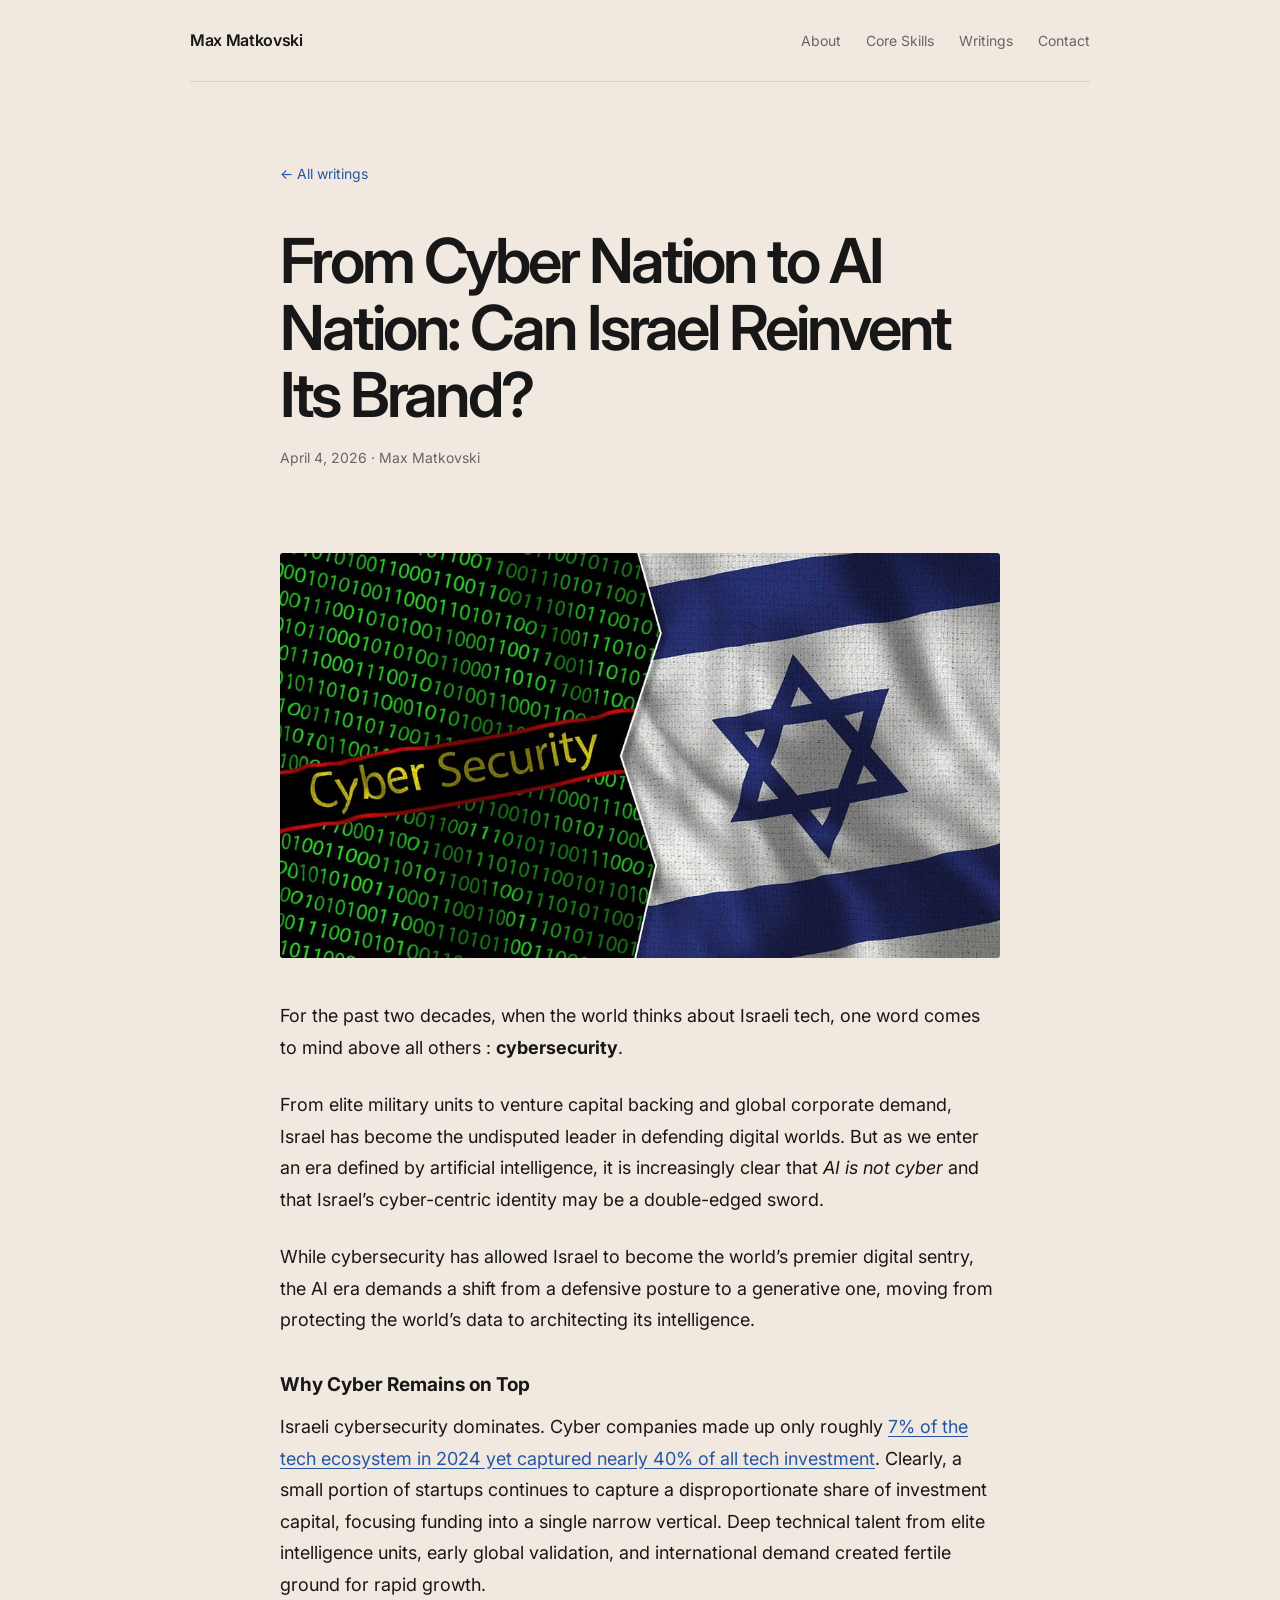
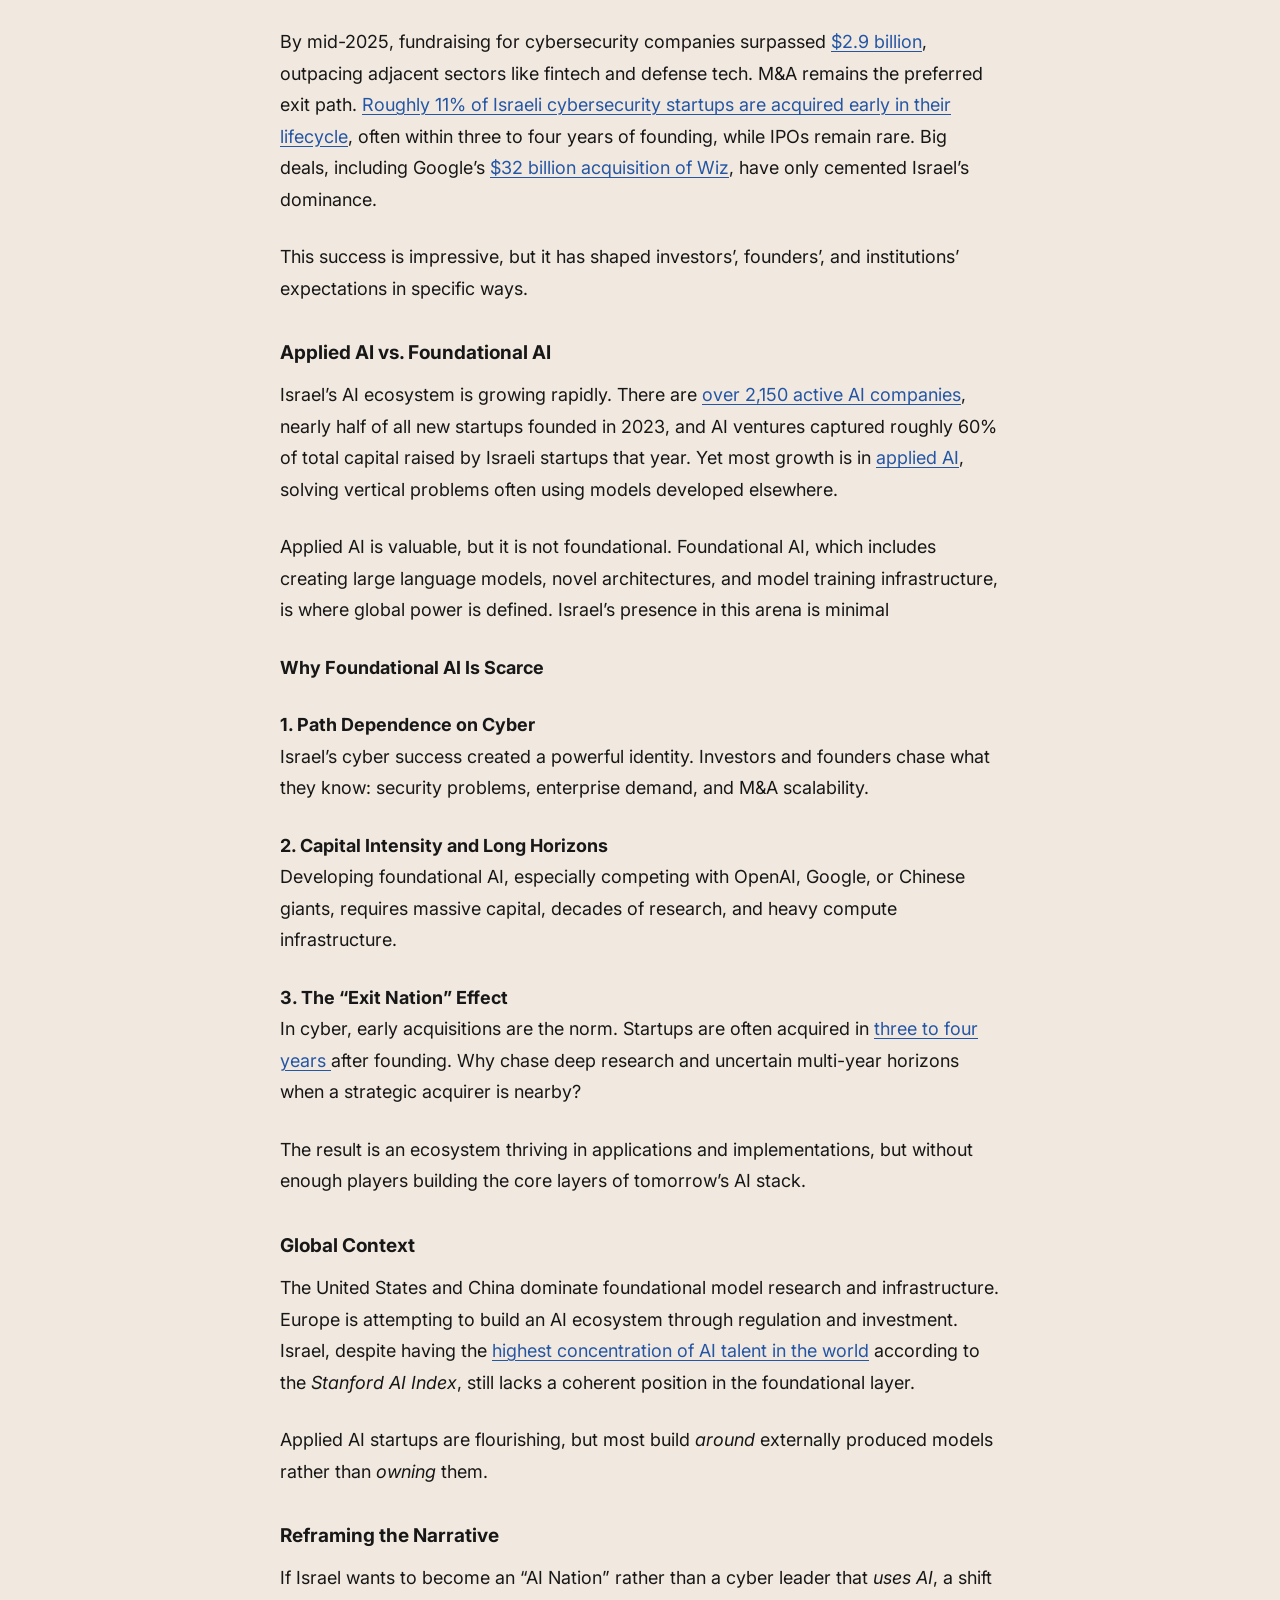
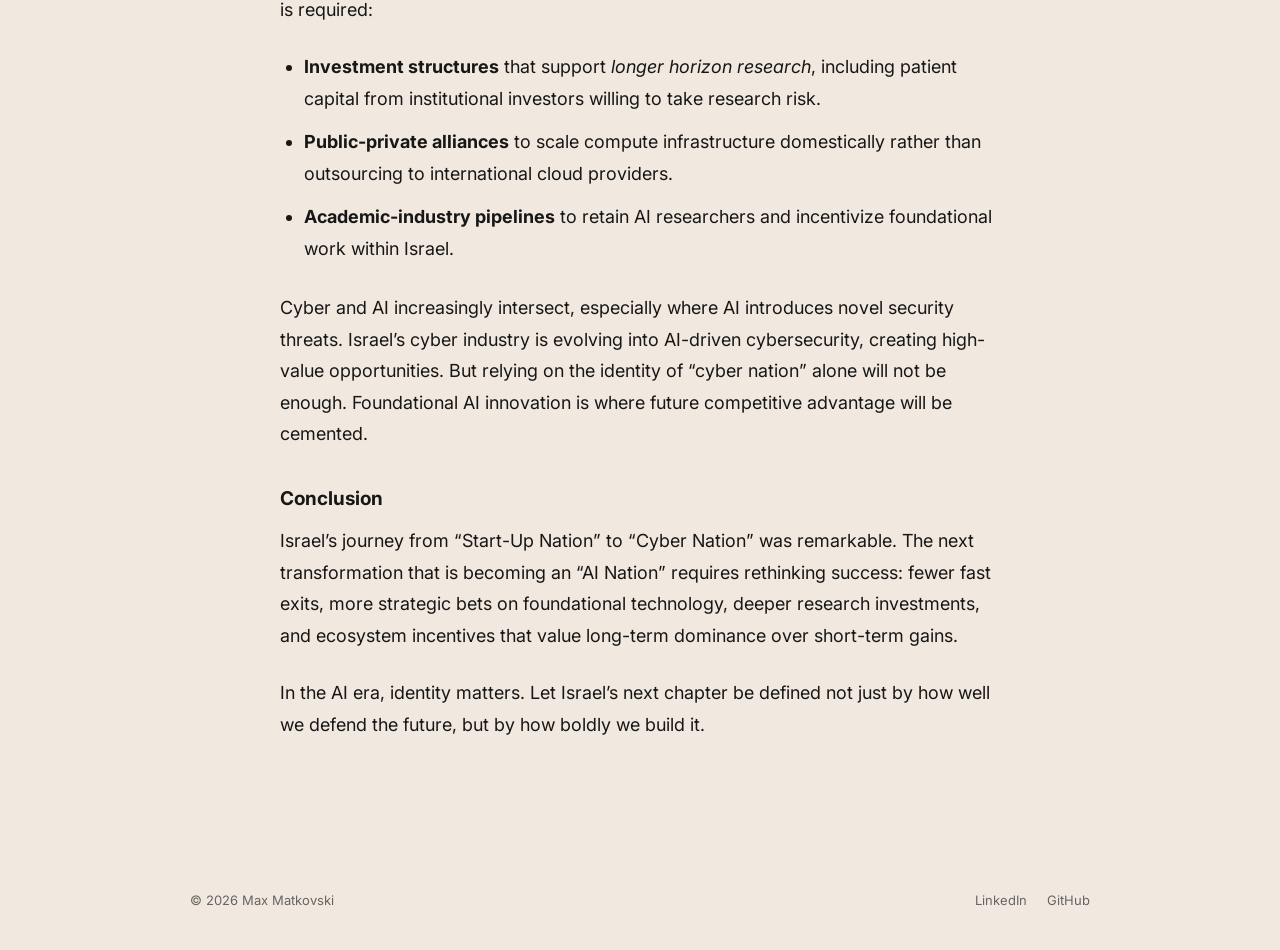
<file: articles/from-cyber-nation-to-ai-nation.html>
<!doctype html>
<html lang="en">
  <head>
    <meta charset="UTF-8" />
    <meta name="viewport" content="width=device-width, initial-scale=1.0" />
    <meta name="theme-color" content="#f1e9df" />
    <meta name="description" content="Israel became the world’s cyber nation. Becoming an AI nation will require patient capital, foundational research, and a new definition of success." />
    <meta property="og:title" content="From Cyber Nation to AI Nation: Can Israel Reinvent Its Brand?" />
    <meta property="og:description" content="Israel became the world’s cyber nation. Becoming an AI nation will require patient capital, foundational research, and a new definition of success." />
    <meta property="og:type" content="article" />
    <meta property="og:url" content="https://maxmatkovski.com/articles/from-cyber-nation-to-ai-nation.html" />
    <meta property="og:image" content="https://maxmatkovski.com/assets/social-card.png?v=4" />
    <meta property="og:image:width" content="1200" />
    <meta property="og:image:height" content="630" />
    <meta property="article:published_time" content="2026-04-04T20:22:25.000Z" />
    <meta name="twitter:card" content="summary_large_image" />
    <link rel="canonical" href="https://maxmatkovski.com/articles/from-cyber-nation-to-ai-nation.html" />
    <link rel="icon" href="/favicon.ico?v=3" type="image/x-icon" />
    <link rel="icon" href="../favicon.svg" type="image/svg+xml" />
    <link rel="icon" href="../favicon-32.png?v=2" type="image/png" sizes="32x32" />
    <link rel="apple-touch-icon" href="../apple-touch-icon.png?v=2" />
    <link rel="preconnect" href="https://fonts.googleapis.com" />
    <link rel="preconnect" href="https://fonts.gstatic.com" crossorigin />
    <link href="https://fonts.googleapis.com/css2?family=Inter:wght@400;500;600&amp;display=swap" rel="stylesheet" />
    <link rel="stylesheet" href="../styles.css?v=5" />
    <title>From Cyber Nation to AI Nation: Can Israel Reinvent Its Brand? — Max Matkovski</title>
  </head>
  <body>
    <header class="site-header">
      <a class="site-name" href="../index.html">Max Matkovski</a>
      <nav aria-label="Primary navigation">
        <a href="../index.html#about">About</a>
        <a href="../index.html#experience">Core Skills</a>
        <a href="../writings">Writings</a>
        <a href="../index.html#contact">Contact</a>
      </nav>
    </header>
    <main>
      <header class="article-header">
        <a class="back-link" href="../writings">← All writings</a>
        <h1>From Cyber Nation to AI Nation: Can Israel Reinvent Its Brand?</h1>
        <p class="article-meta"><time datetime="2026-04-04">April 4, 2026</time> · Max Matkovski</p>
      </header>
      <article class="article-body">
        <figure class="article-figure"><img src="../assets/articles/from-cyber-nation-to-ai-nation-01.jpg" alt="" decoding="async" fetchpriority="high" /></figure><p>For the past two decades, when the world thinks about Israeli tech, one word comes to mind above all others : <strong>cybersecurity</strong>.</p><p>From elite military units to venture capital backing and global corporate demand, Israel has become the undisputed leader in defending digital worlds. But as we enter an era defined by artificial intelligence, it is increasingly clear that <em>AI is not cyber</em> and that Israel’s cyber-centric identity may be a double-edged sword.</p><p>While cybersecurity has allowed Israel to become the world’s premier digital sentry, the AI era demands a shift from a defensive posture to a generative one, moving from protecting the world’s data to architecting its intelligence.</p><h3>Why Cyber Remains on Top</h3><p>Israeli cybersecurity dominates. Cyber companies made up only roughly <a target="_blank" rel="noreferrer" href="https://startupnationcentral.org/hub/news/israels-cybersecurity-sector-surges/">7% of the tech ecosystem in 2024 yet captured nearly 40% of all tech investment</a>. Clearly, a small portion of startups continues to capture a disproportionate share of investment capital, focusing funding into a single narrow vertical. Deep technical talent from elite intelligence units, early global validation, and international demand created fertile ground for rapid growth.</p><p>By mid-2025, fundraising for cybersecurity companies surpassed <a target="_blank" rel="noreferrer" href="https://en.globes.co.il/en/article-cybersecurity-emerges-as-israels-most-prolific-tech-sector-1001517967">$2.9 billion</a>, outpacing adjacent sectors like fintech and defense tech. M&amp;A remains the preferred exit path. <a target="_blank" rel="noreferrer" href="https://www.jpost.com/business-and-innovation/tech-and-start-ups/article-860549">Roughly 11% of Israeli cybersecurity startups are acquired early in their lifecycle</a>, often within three to four years of founding, while IPOs remain rare. Big deals, including Google’s <a target="_blank" rel="noreferrer" href="https://startupnationcentral.org/hub/blog/israeli-cybersecurity-is-defining-the-future-in-2025/">$32 billion acquisition of Wiz</a>, have only cemented Israel’s dominance.</p><p>This success is impressive, but it has shaped investors’, founders’, and institutions’ expectations in specific ways.</p><h3>Applied AI vs. Foundational AI</h3><p>Israel’s AI ecosystem is growing rapidly. There are <a target="_blank" rel="noreferrer" href="https://data-il.org/wp-content/uploads/2025/03/Deloitte_Israel-AI-Expansion-Blueprint.pdf">over 2,150 active AI companies</a>, nearly half of all new startups founded in 2023, and AI ventures captured roughly 60% of total capital raised by Israeli startups that year. Yet most growth is in <a target="_blank" rel="noreferrer" href="https://israeltrade.org.au/2024/11/14/israels-world-class-ai-powerhouse-leading-through-applied-innovation/">applied AI</a>, solving vertical problems often using models developed elsewhere.</p><p>Applied AI is valuable, but it is not foundational. Foundational AI, which includes creating large language models, novel architectures, and model training infrastructure, is where global power is defined. Israel’s presence in this arena is minimal</p><p><strong>Why Foundational AI Is Scarce</strong></p><p><strong>1. Path Dependence on Cyber<br></strong>Israel’s cyber success created a powerful identity. Investors and founders chase what they know: security problems, enterprise demand, and M&amp;A scalability.</p><p><strong>2. Capital Intensity and Long Horizons<br></strong>Developing foundational AI, especially competing with OpenAI, Google, or Chinese giants, requires massive capital, decades of research, and heavy compute infrastructure.</p><p><strong>3. The “Exit Nation” Effect<br></strong>In cyber, early acquisitions are the norm. Startups are often acquired in <a target="_blank" rel="noreferrer" href="https://forbes.co.il/e/war-couldnt-stop-us-israeli-cyber-industry-defies-all-odds-in-2024/">three to four years </a>after founding. Why chase deep research and uncertain multi-year horizons when a strategic acquirer is nearby?</p><p>The result is an ecosystem thriving in applications and implementations, but without enough players building the core layers of tomorrow’s AI stack.</p><h3>Global Context</h3><p>The United States and China dominate foundational model research and infrastructure. Europe is attempting to build an AI ecosystem through regulation and investment. Israel, despite having the <a target="_blank" rel="noreferrer" href="https://www.forbes.com/sites/gilpress/2024/12/22/in-2024-israel-became-a-global-leader-in-applied-ai-innovation/">highest concentration of AI talent in the world</a> according to the <em>Stanford AI Index</em>, still lacks a coherent position in the foundational layer.</p><p>Applied AI startups are flourishing, but most build <em>around</em> externally produced models rather than <em>owning</em> them.</p><h3>Reframing the Narrative</h3><p>If Israel wants to become an “AI Nation” rather than a cyber leader that <em>uses AI</em>, a shift is required:</p><ul><li><strong>Investment structures</strong> that support <em>longer horizon research</em>, including patient capital from institutional investors willing to take research risk.</li><li><strong>Public-private alliances</strong> to scale compute infrastructure domestically rather than outsourcing to international cloud providers.</li><li><strong>Academic-industry pipelines</strong> to retain AI researchers and incentivize foundational work within Israel.</li></ul><p>Cyber and AI increasingly intersect, especially where AI introduces novel security threats. Israel’s cyber industry is evolving into AI-driven cybersecurity, creating high-value opportunities. But relying on the identity of “cyber nation” alone will not be enough. Foundational AI innovation is where future competitive advantage will be cemented.</p><h3>Conclusion</h3><p>Israel’s journey from “Start-Up Nation” to “Cyber Nation” was remarkable. The next transformation that is becoming an “AI Nation” requires rethinking success: fewer fast exits, more strategic bets on foundational technology, deeper research investments, and ecosystem incentives that value long-term dominance over short-term gains.</p><p>In the AI era, identity matters. Let Israel’s next chapter be defined not just by how well we defend the future, but by how boldly we build it.</p>
      </article>
    </main>
    <footer>
      <p>© <span id="year"></span> Max Matkovski</p>
      <div>
        <a href="https://www.linkedin.com/in/maxmatkovski/" target="_blank" rel="noreferrer">LinkedIn</a>
        <a href="https://github.com/maxmatkovski" target="_blank" rel="noreferrer">GitHub</a>
      </div>
    </footer>
    <script src="../script.js?v=4"></script>
  </body>
</html>
</file>
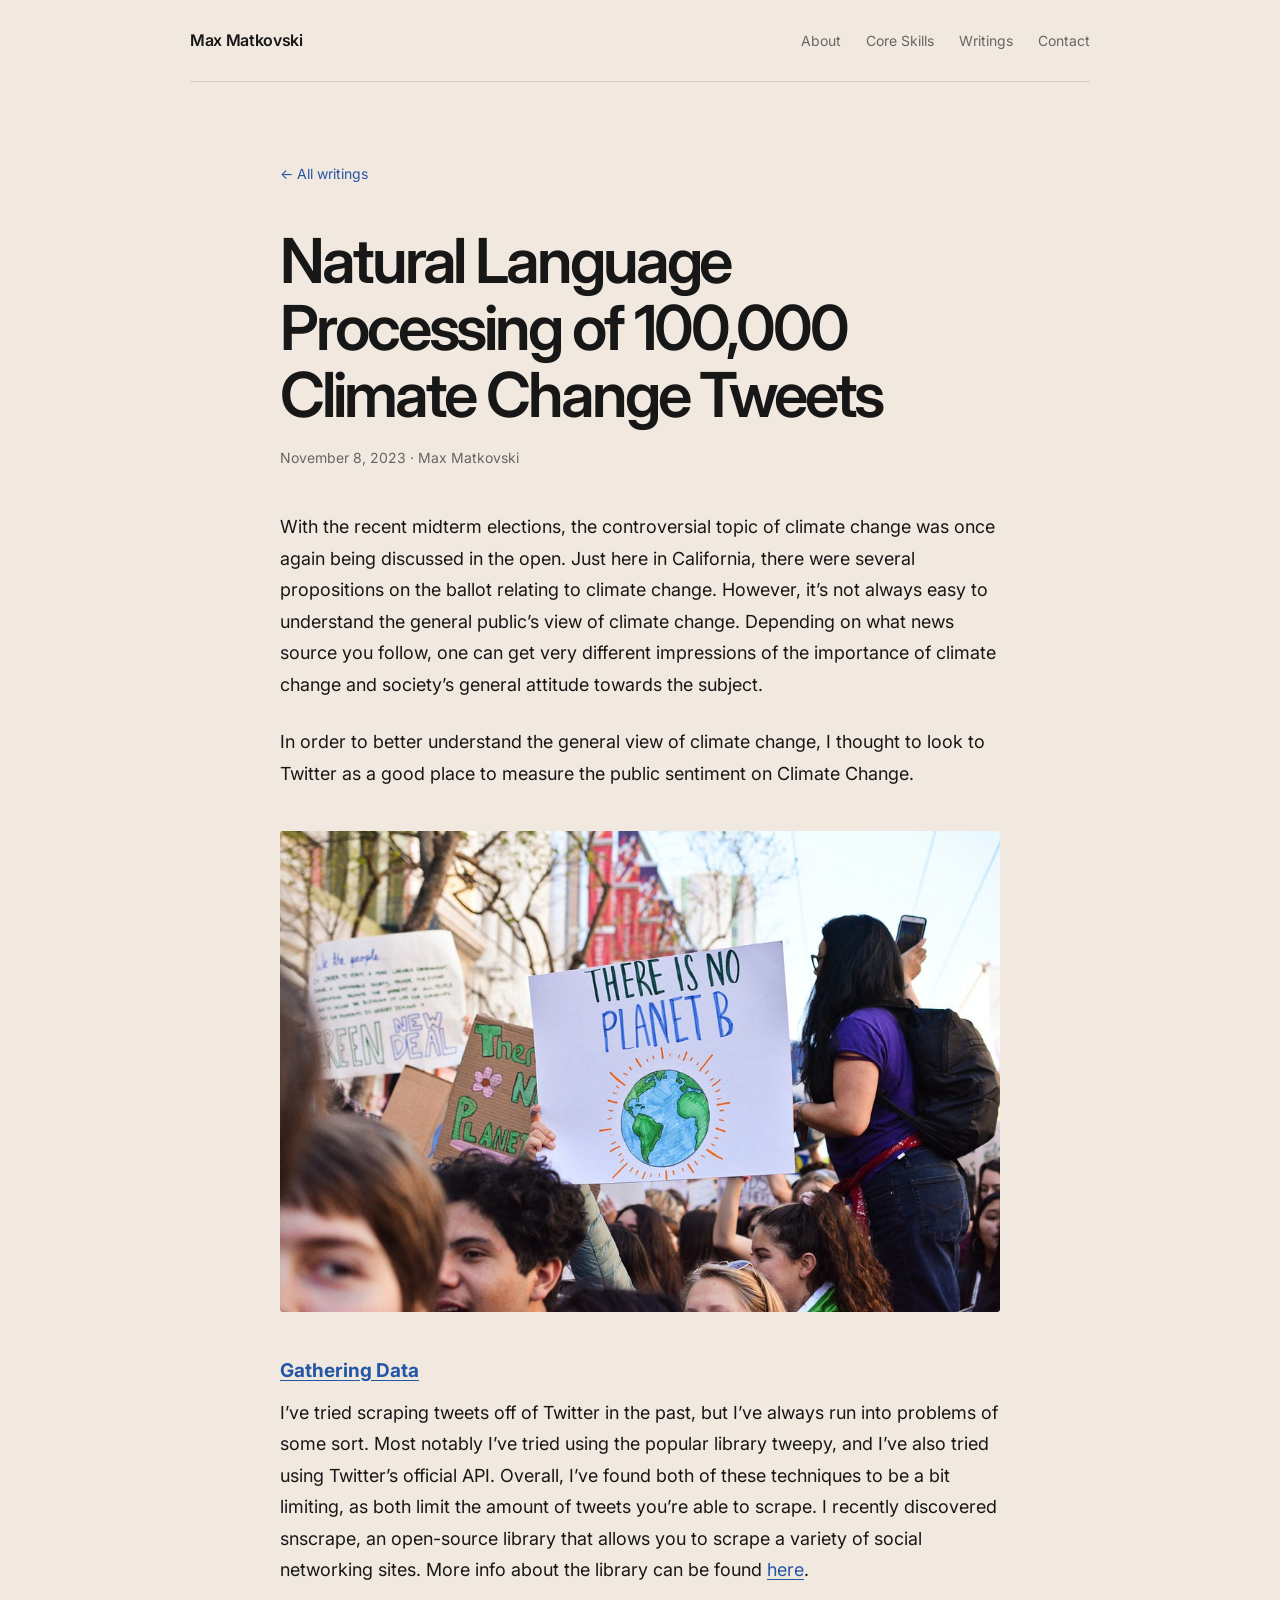
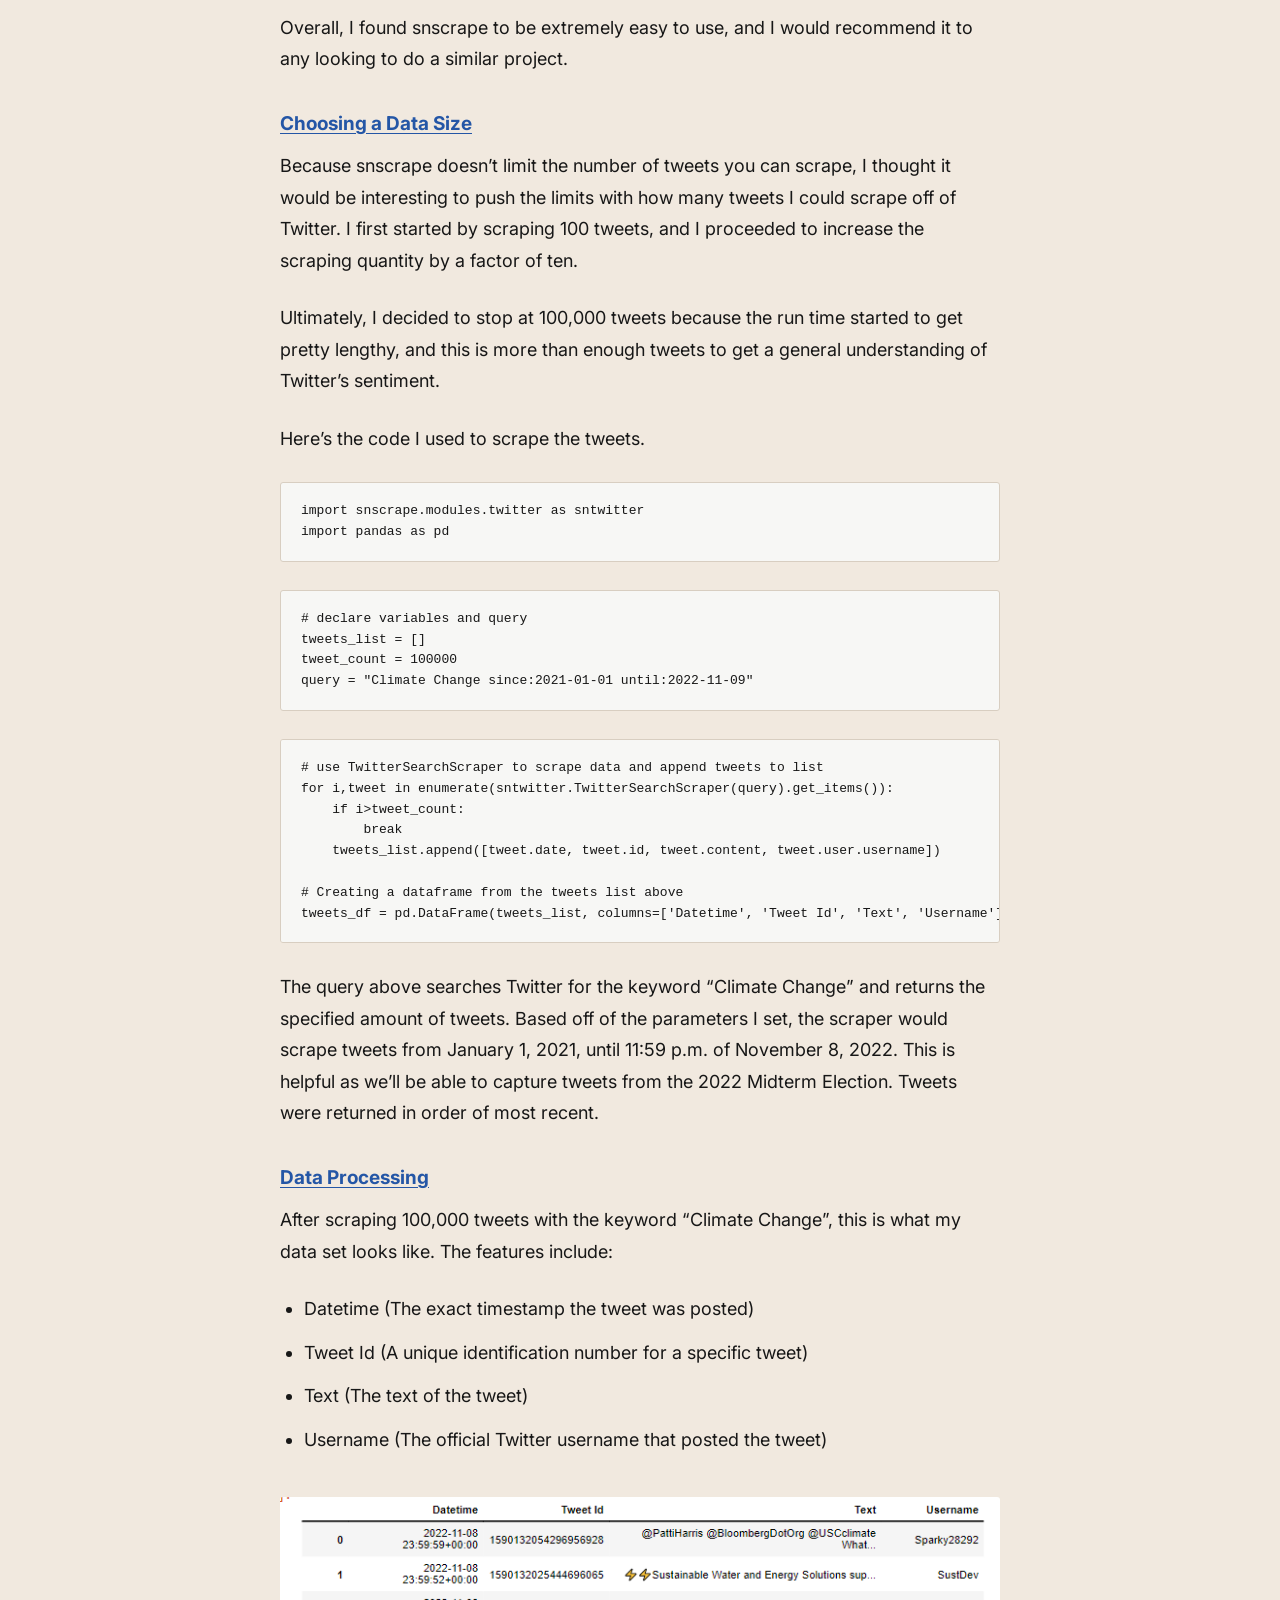
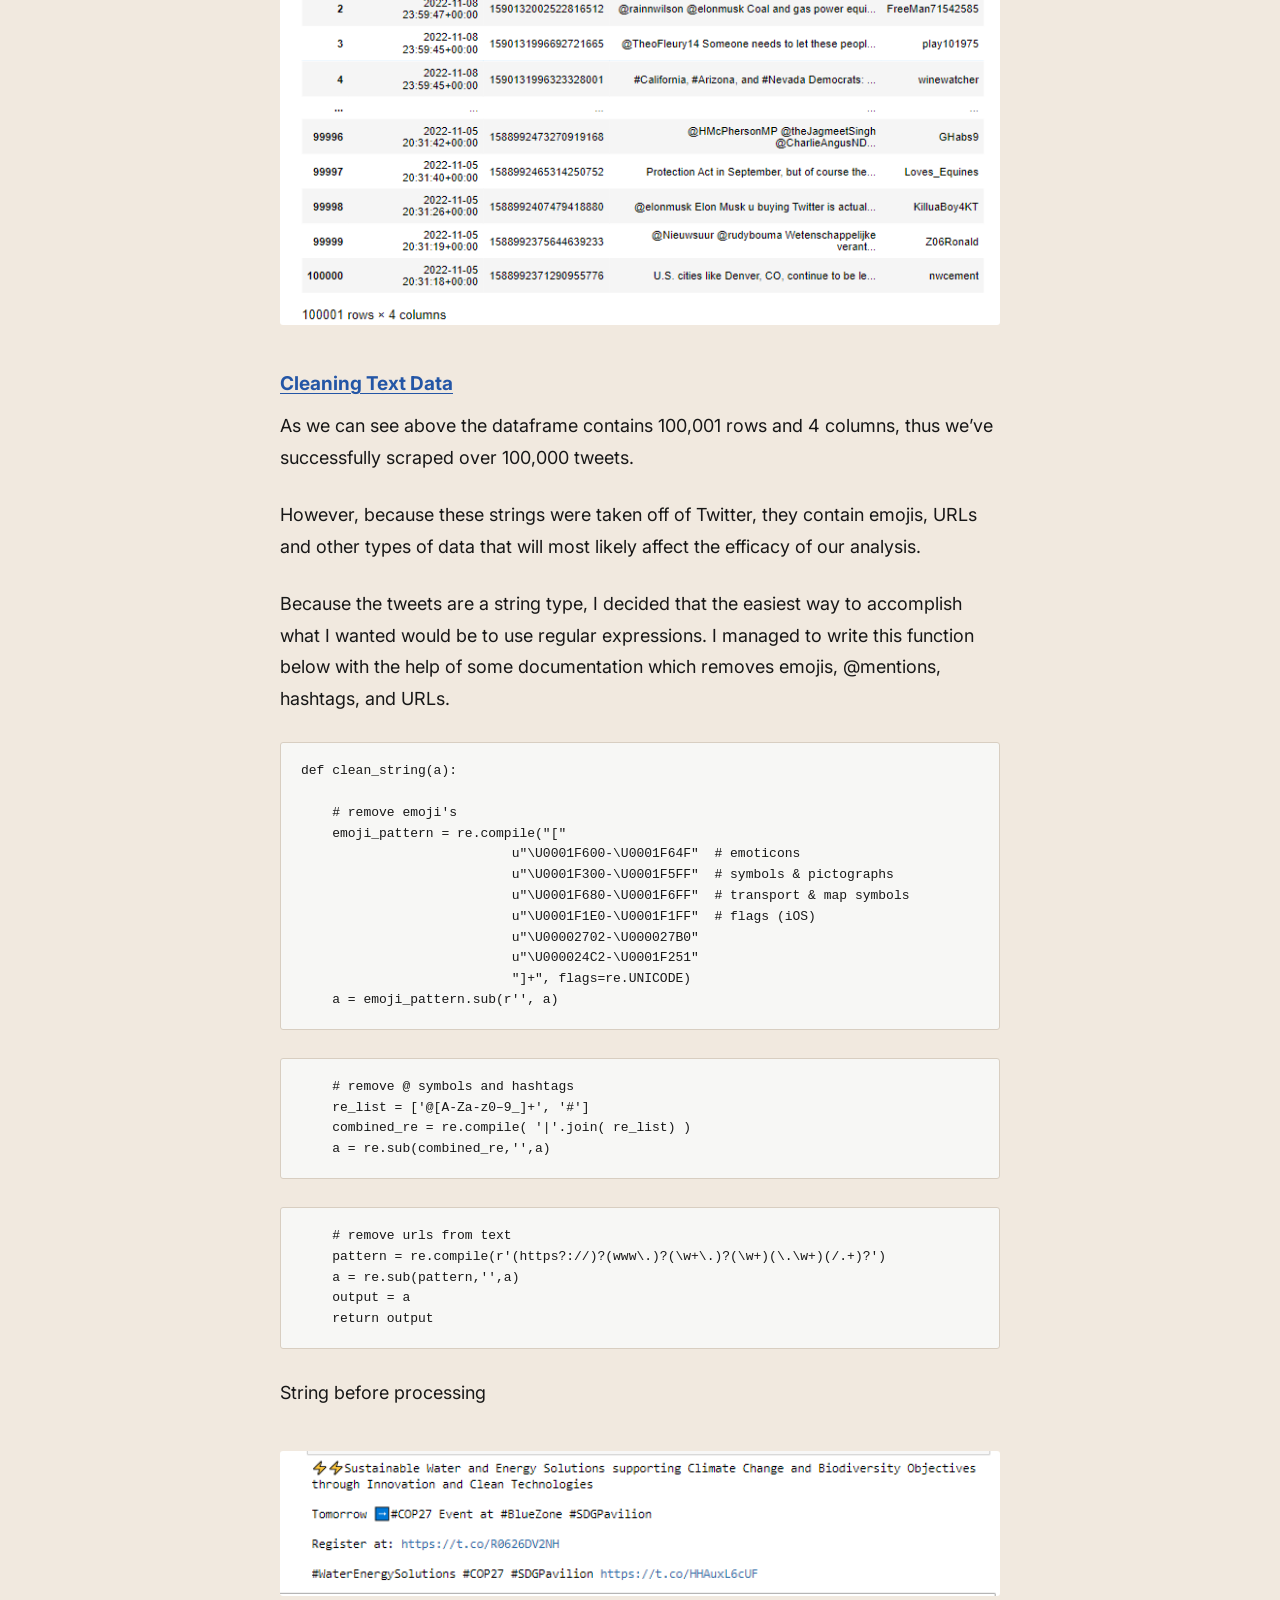
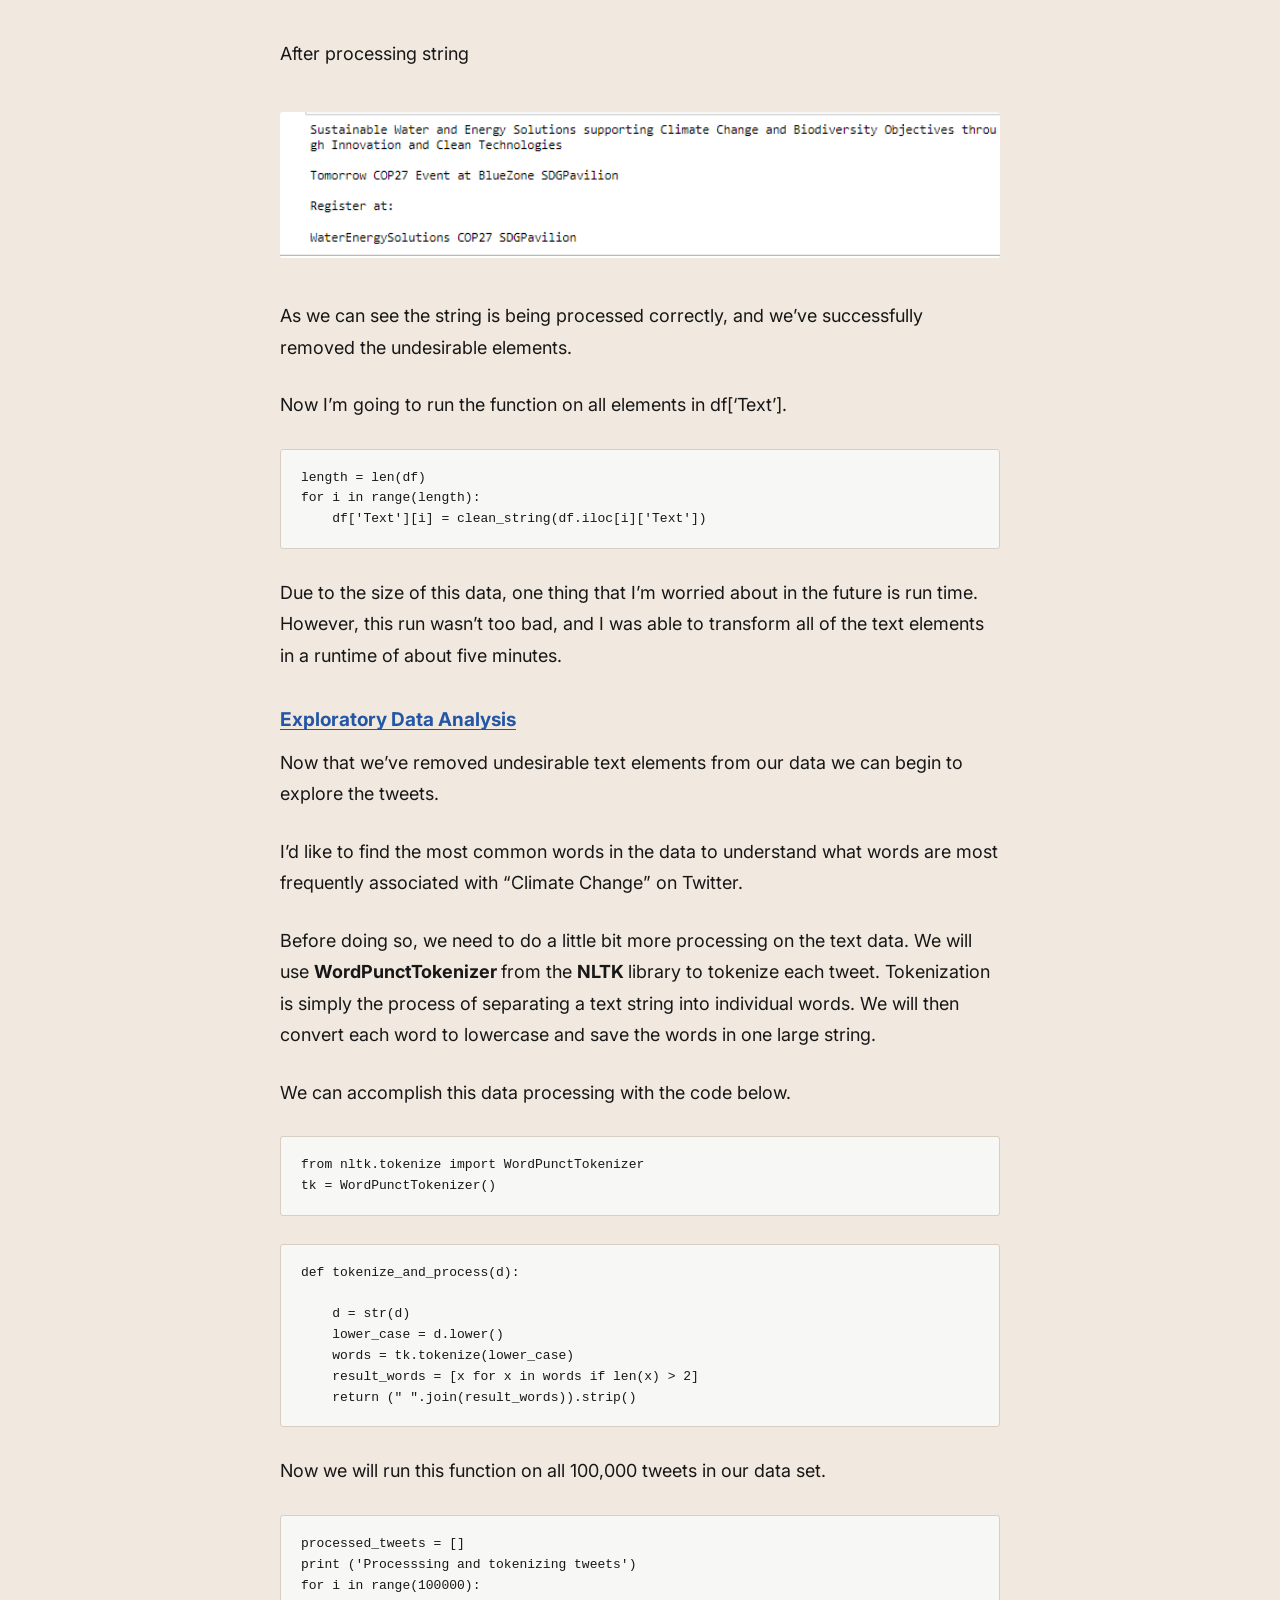
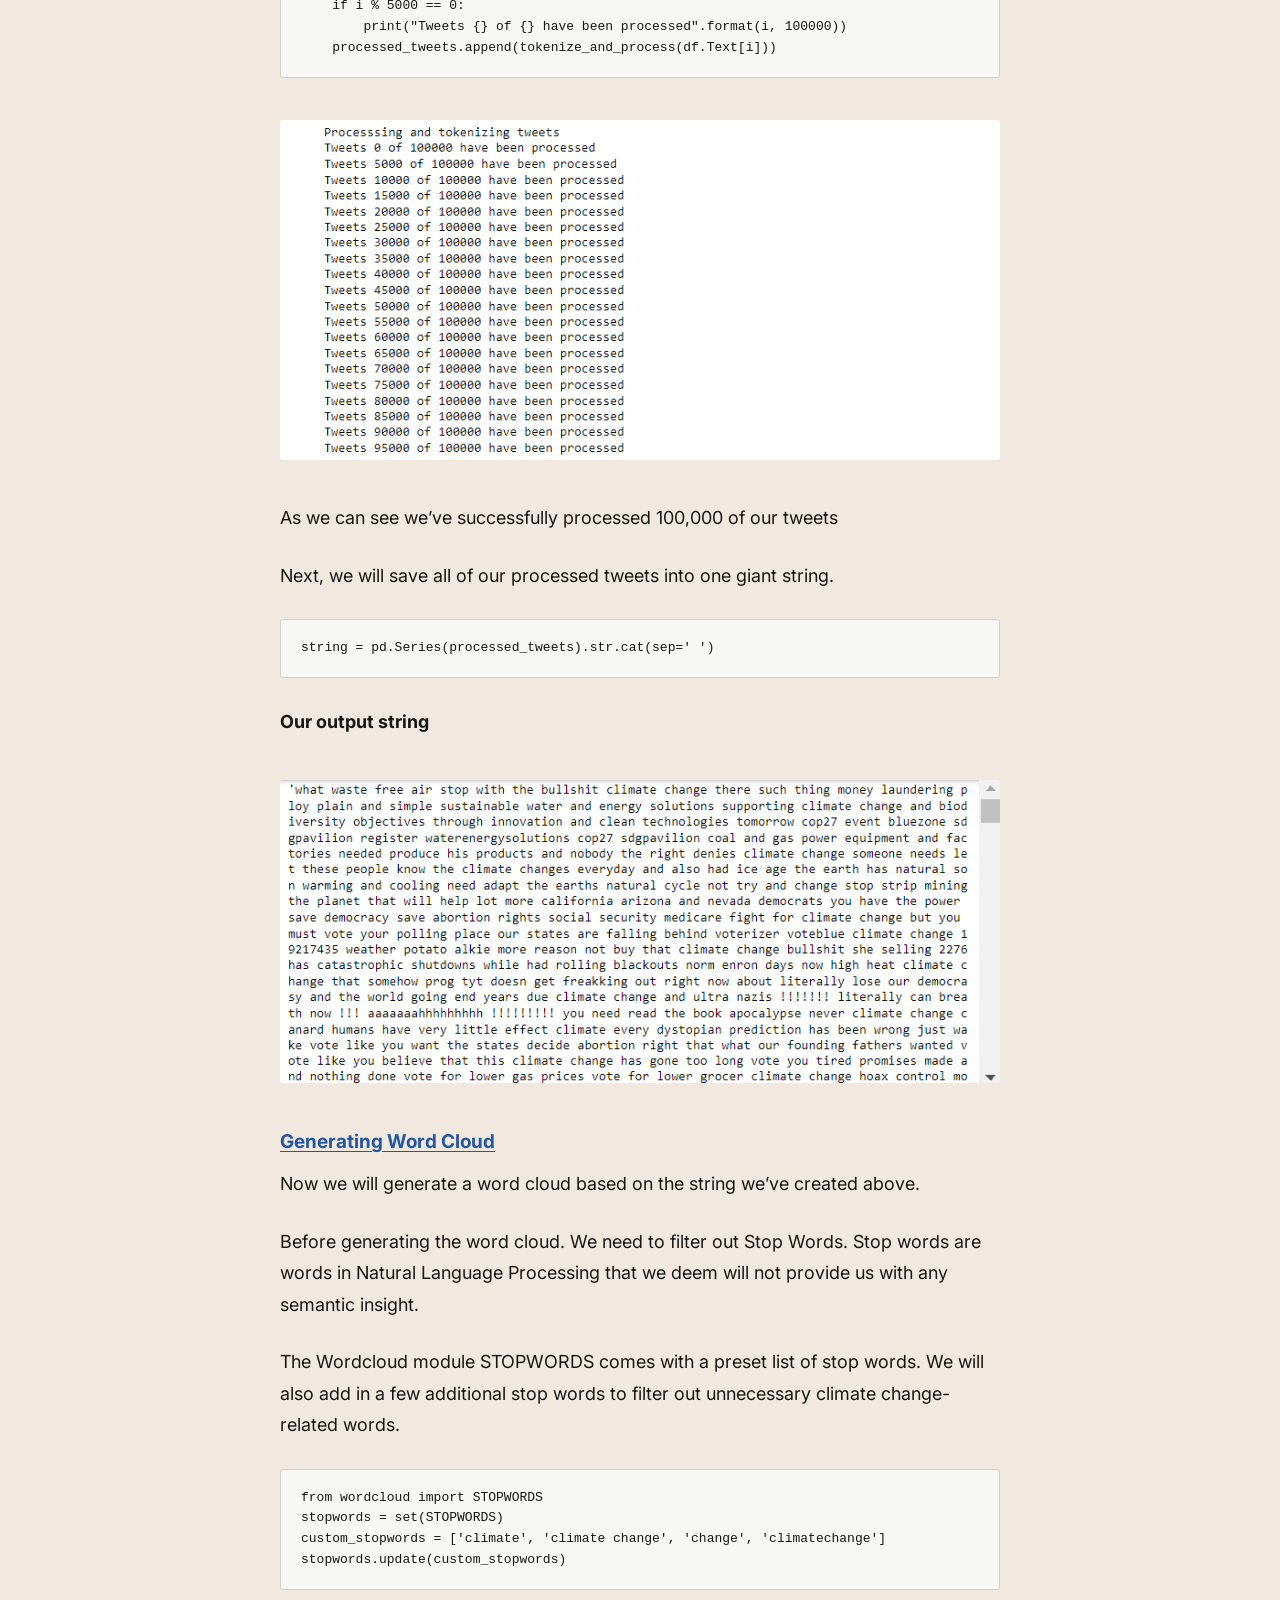
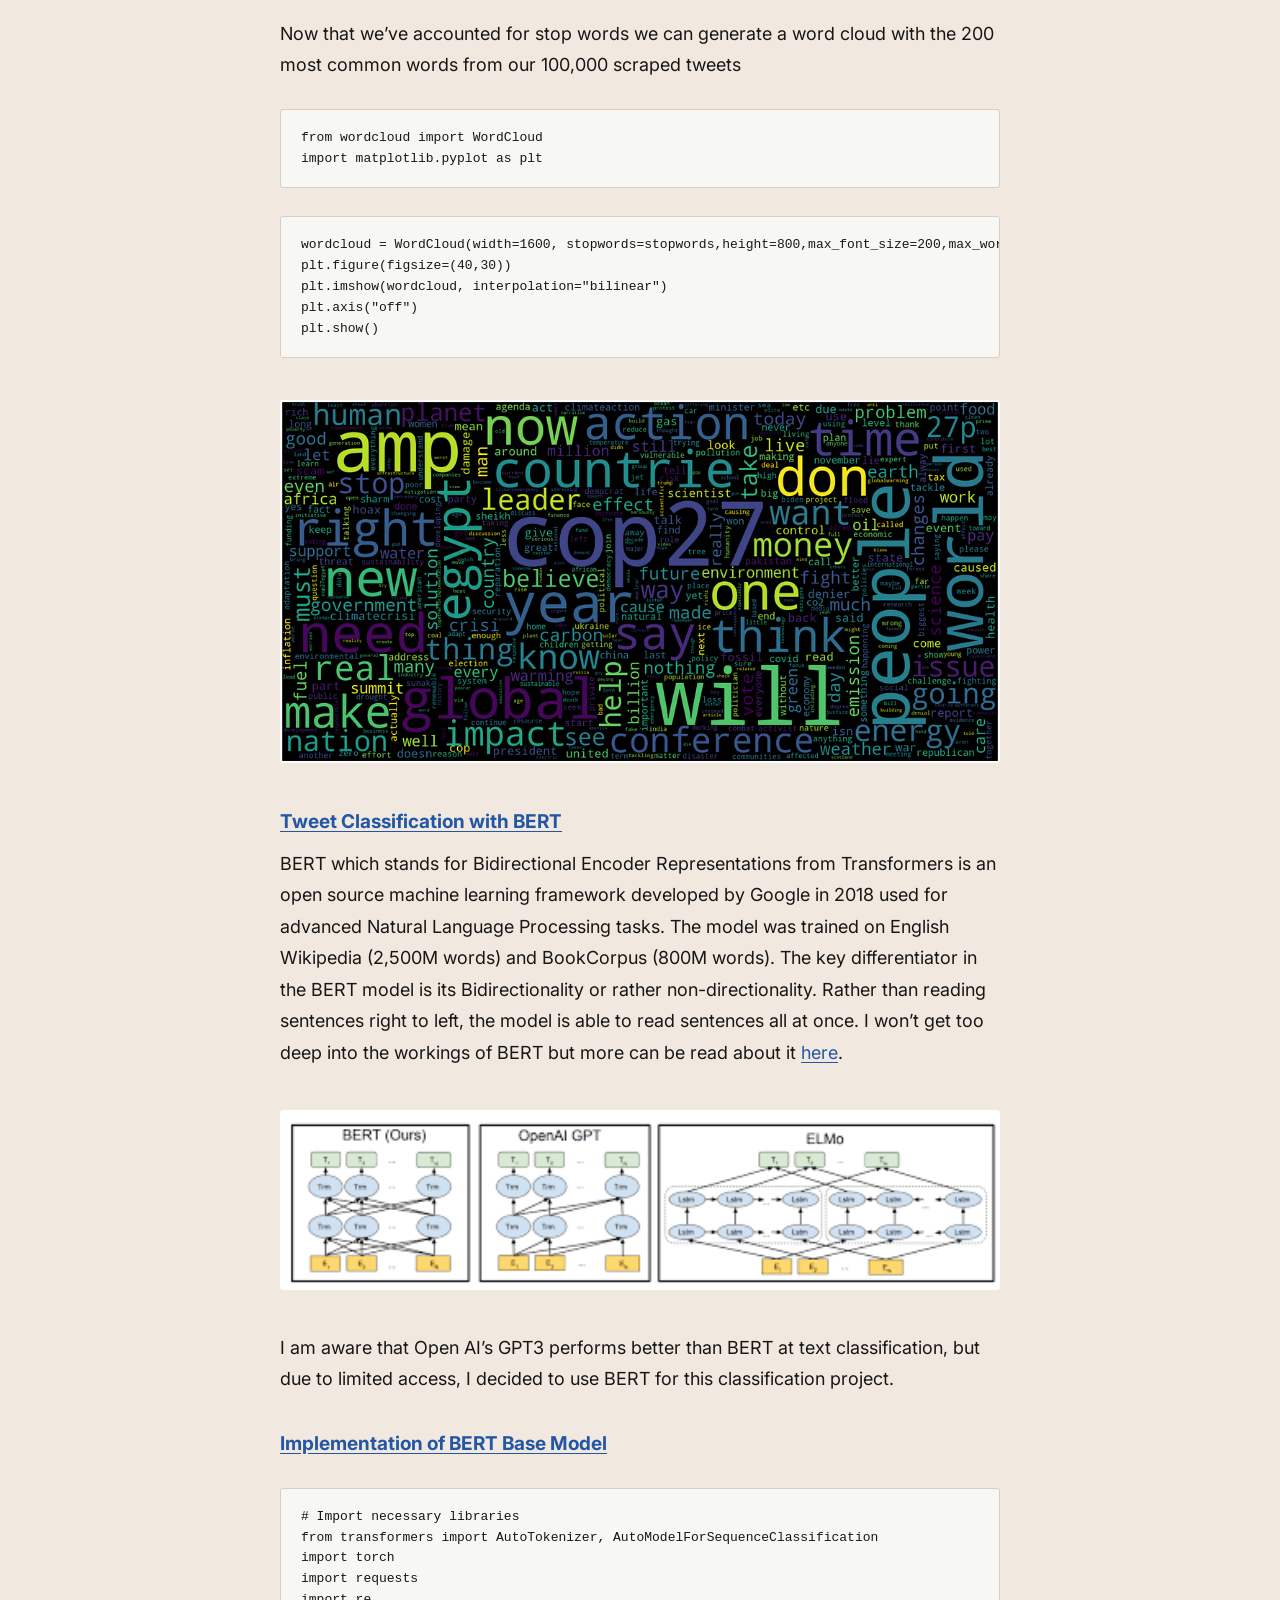
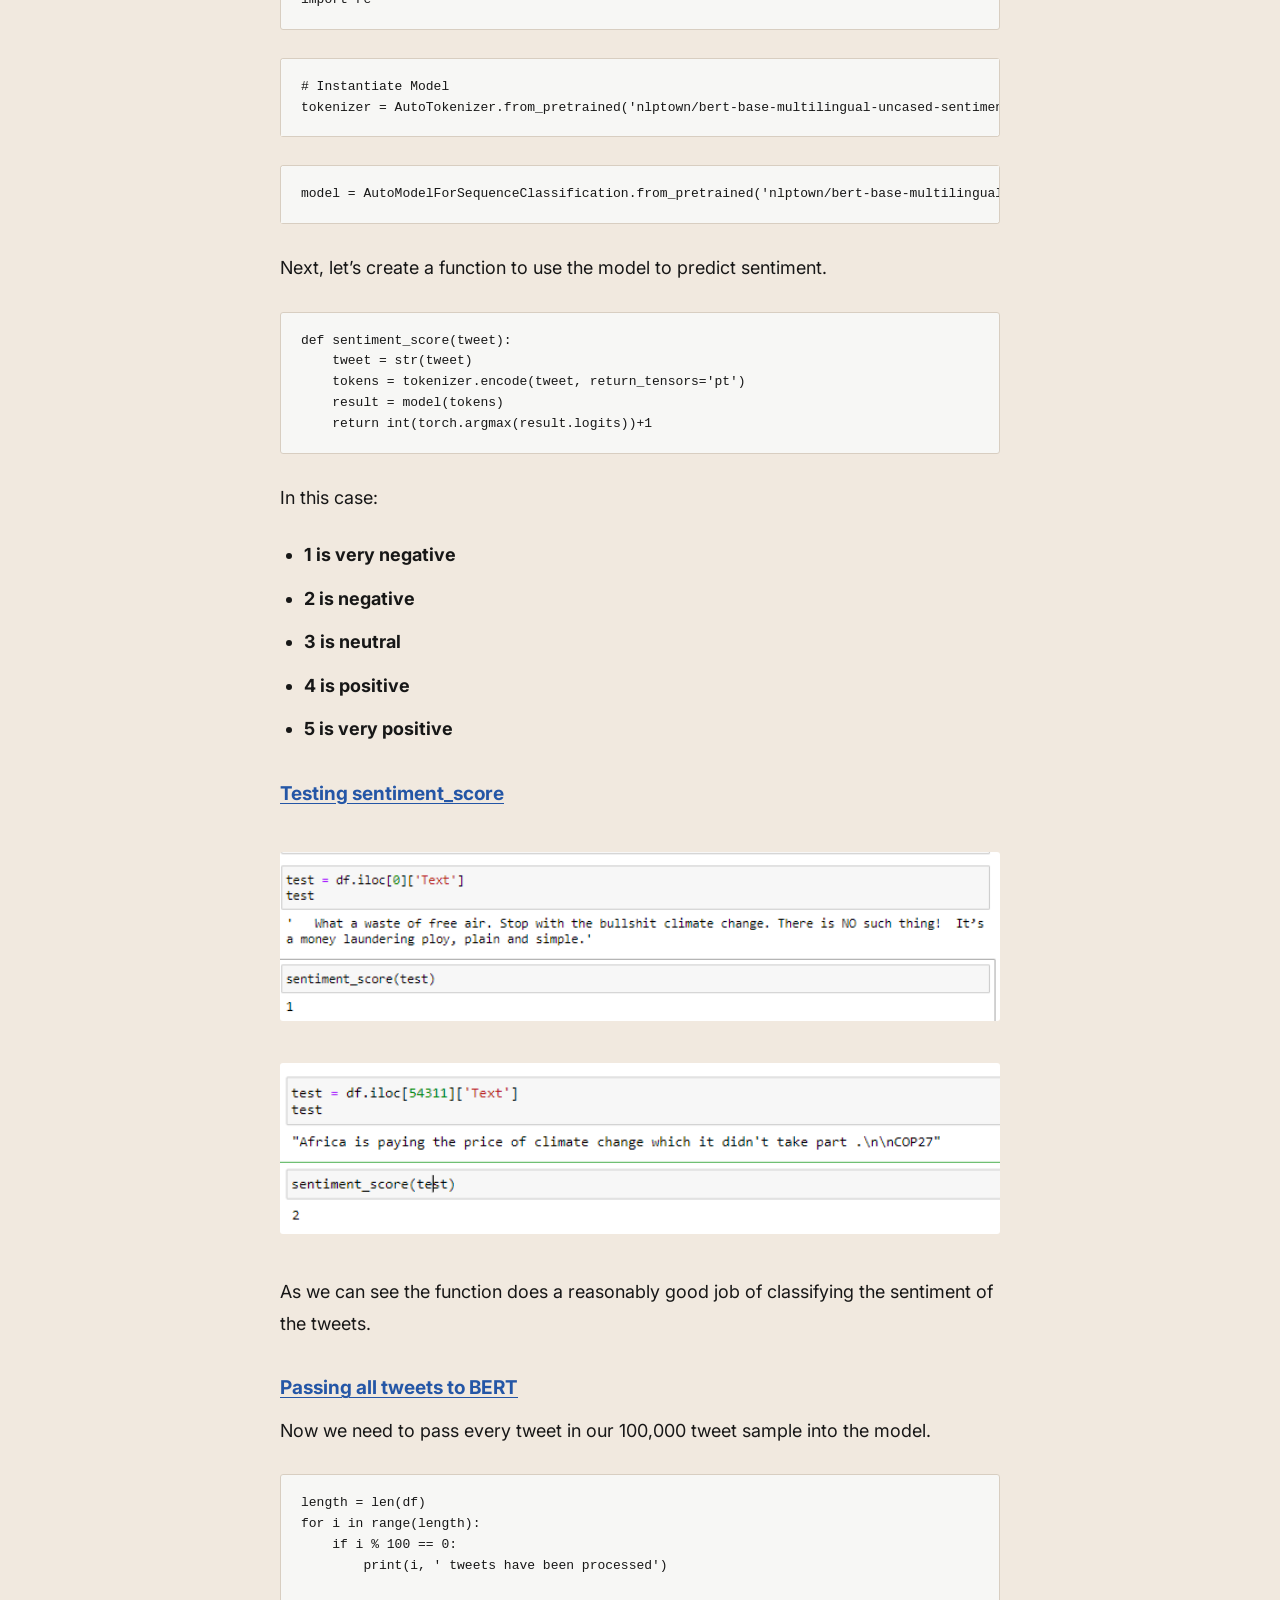
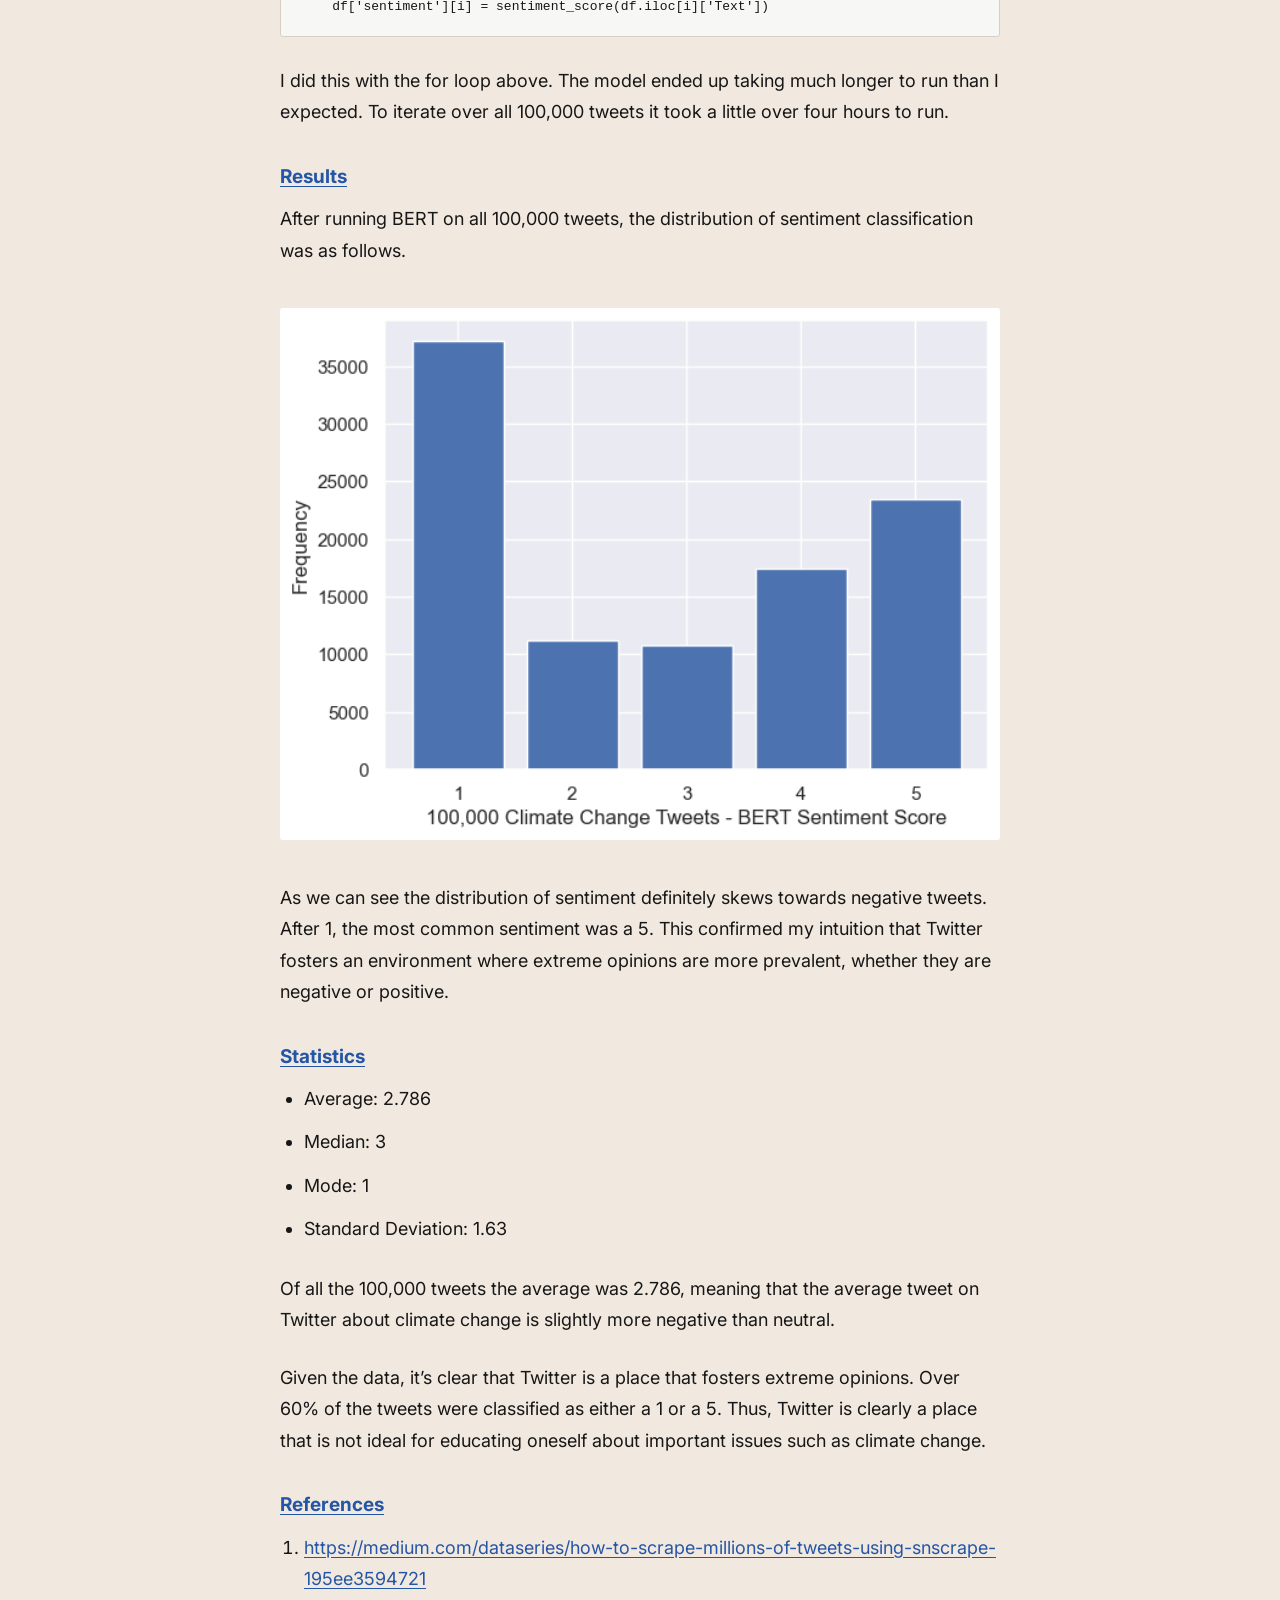
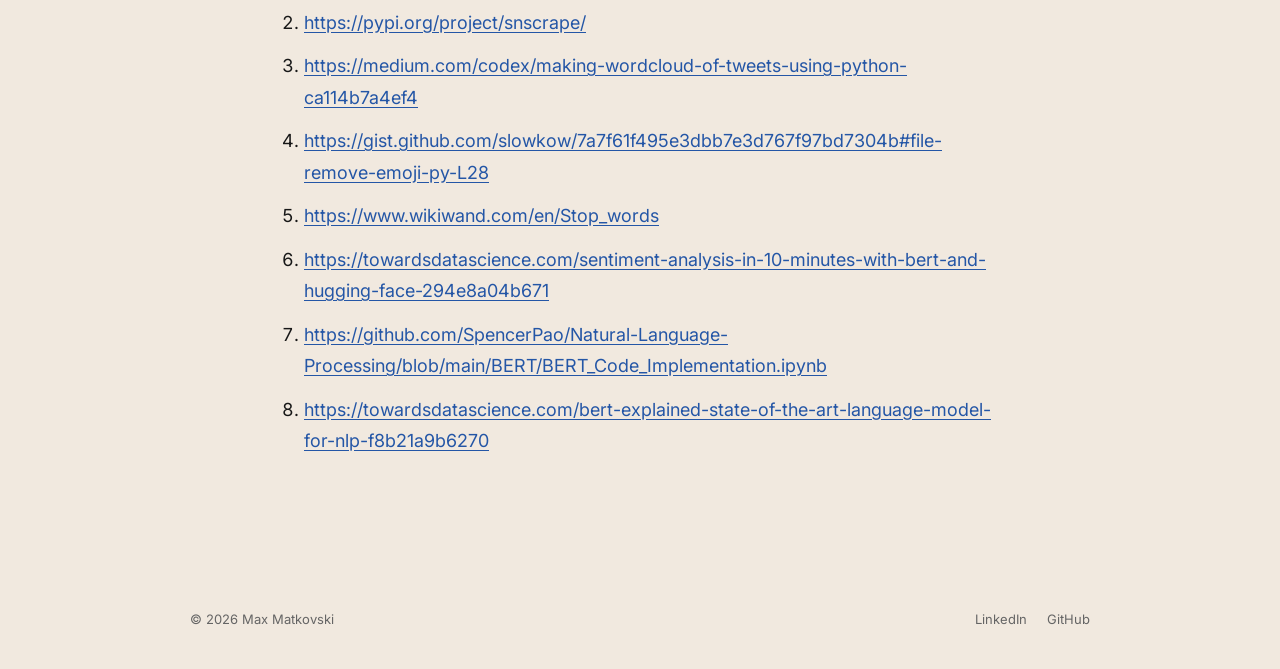
<file: articles/nlp-of-100000-climate-change-tweets.html>
<!doctype html>
<html lang="en">
  <head>
    <meta charset="UTF-8" />
    <meta name="viewport" content="width=device-width, initial-scale=1.0" />
    <meta name="theme-color" content="#f1e9df" />
    <meta name="description" content="Natural language processing and sentiment analysis of 100,000 tweets about climate change." />
    <meta property="og:title" content="Natural Language Processing of 100,000 Climate Change Tweets" />
    <meta property="og:description" content="Natural language processing and sentiment analysis of 100,000 tweets about climate change." />
    <meta property="og:type" content="article" />
    <meta property="og:url" content="https://maxmatkovski.com/articles/nlp-of-100000-climate-change-tweets.html" />
    <meta property="og:image" content="https://maxmatkovski.com/assets/social-card.png?v=4" />
    <meta property="og:image:width" content="1200" />
    <meta property="og:image:height" content="630" />
    <meta property="article:published_time" content="2023-11-08T00:42:38.000Z" />
    <meta name="twitter:card" content="summary_large_image" />
    <link rel="canonical" href="https://maxmatkovski.com/articles/nlp-of-100000-climate-change-tweets.html" />
    <link rel="icon" href="/favicon.ico?v=3" type="image/x-icon" />
    <link rel="icon" href="../favicon.svg" type="image/svg+xml" />
    <link rel="icon" href="../favicon-32.png?v=2" type="image/png" sizes="32x32" />
    <link rel="apple-touch-icon" href="../apple-touch-icon.png?v=2" />
    <link rel="preconnect" href="https://fonts.googleapis.com" />
    <link rel="preconnect" href="https://fonts.gstatic.com" crossorigin />
    <link href="https://fonts.googleapis.com/css2?family=Inter:wght@400;500;600&amp;display=swap" rel="stylesheet" />
    <link rel="stylesheet" href="../styles.css?v=5" />
    <title>Natural Language Processing of 100,000 Climate Change Tweets — Max Matkovski</title>
  </head>
  <body>
    <header class="site-header">
      <a class="site-name" href="../index.html">Max Matkovski</a>
      <nav aria-label="Primary navigation">
        <a href="../index.html#about">About</a>
        <a href="../index.html#experience">Core Skills</a>
        <a href="../writings">Writings</a>
        <a href="../index.html#contact">Contact</a>
      </nav>
    </header>
    <main>
      <header class="article-header">
        <a class="back-link" href="../writings">← All writings</a>
        <h1>Natural Language Processing of 100,000 Climate Change Tweets</h1>
        <p class="article-meta"><time datetime="2023-11-08">November 8, 2023</time> · Max Matkovski</p>
      </header>
      <article class="article-body">
        <p>With the recent midterm elections, the controversial topic of climate change was once again being discussed in the open. Just here in California, there were several propositions on the ballot relating to climate change. However, it’s not always easy to understand the general public’s view of climate change. Depending on what news source you follow, one can get very different impressions of the importance of climate change and society’s general attitude towards the subject.</p><p>In order to better understand the general view of climate change, I thought to look to Twitter as a good place to measure the public sentiment on Climate Change.</p><figure class="article-figure"><img src="../assets/articles/nlp-of-100000-climate-change-tweets-01.jpg" alt="" decoding="async" fetchpriority="high" /></figure><h3><a target="_blank" rel="noreferrer" href="https://github.com/maxmatkovski/NLP#gathering-data">Gathering Data</a></h3><p>I’ve tried scraping tweets off of Twitter in the past, but I’ve always run into problems of some sort. Most notably I’ve tried using the popular library tweepy, and I’ve also tried using Twitter’s official API. Overall, I’ve found both of these techniques to be a bit limiting, as both limit the amount of tweets you’re able to scrape. I recently discovered snscrape, an open-source library that allows you to scrape a variety of social networking sites. More info about the library can be found <a target="_blank" rel="noreferrer" href="https://github.com/JustAnotherArchivist/snscrape">here</a>.</p><p>Overall, I found snscrape to be extremely easy to use, and I would recommend it to any looking to do a similar project.</p><h3><a target="_blank" rel="noreferrer" href="https://github.com/maxmatkovski/NLP#choosing-a-data-size">Choosing a Data Size</a></h3><p>Because snscrape doesn’t limit the number of tweets you can scrape, I thought it would be interesting to push the limits with how many tweets I could scrape off of Twitter. I first started by scraping 100 tweets, and I proceeded to increase the scraping quantity by a factor of ten.</p><p>Ultimately, I decided to stop at 100,000 tweets because the run time started to get pretty lengthy, and this is more than enough tweets to get a general understanding of Twitter’s sentiment.</p><p>Here’s the code I used to scrape the tweets.</p><pre class="article-code"><code>import snscrape.modules.twitter as sntwitter<br>import pandas as pd</code></pre><pre class="article-code"><code># declare variables and query<br>tweets_list = []<br>tweet_count = 100000<br>query = &quot;Climate Change since:2021-01-01 until:2022-11-09&quot; </code></pre><pre class="article-code"><code># use TwitterSearchScraper to scrape data and append tweets to list<br>for i,tweet in enumerate(sntwitter.TwitterSearchScraper(query).get_items()):<br>    if i&gt;tweet_count:<br>        break<br>    tweets_list.append([tweet.date, tweet.id, tweet.content, tweet.user.username])<br>    <br># Creating a dataframe from the tweets list above<br>tweets_df = pd.DataFrame(tweets_list, columns=[&#39;Datetime&#39;, &#39;Tweet Id&#39;, &#39;Text&#39;, &#39;Username&#39;])</code></pre><p>The query above searches Twitter for the keyword “Climate Change” and returns the specified amount of tweets. Based off of the parameters I set, the scraper would scrape tweets from January 1, 2021, until 11:59 p.m. of November 8, 2022. This is helpful as we’ll be able to capture tweets from the 2022 Midterm Election. Tweets were returned in order of most recent.</p><h3><a target="_blank" rel="noreferrer" href="https://github.com/maxmatkovski/NLP#data-processing">Data Processing</a></h3><p>After scraping 100,000 tweets with the keyword “Climate Change”, this is what my data set looks like. The features include:</p><ul><li>Datetime (The exact timestamp the tweet was posted)</li><li>Tweet Id (A unique identification number for a specific tweet)</li><li>Text (The text of the tweet)</li><li>Username (The official Twitter username that posted the tweet)</li></ul><figure class="article-figure"><img src="../assets/articles/nlp-of-100000-climate-change-tweets-02.png" alt="" decoding="async" loading="lazy" /></figure><h3><a target="_blank" rel="noreferrer" href="https://github.com/maxmatkovski/NLP#cleaning-text-data">Cleaning Text Data</a></h3><p>As we can see above the dataframe contains 100,001 rows and 4 columns, thus we’ve successfully scraped over 100,000 tweets.</p><p>However, because these strings were taken off of Twitter, they contain emojis, URLs and other types of data that will most likely affect the efficacy of our analysis.</p><p>Because the tweets are a string type, I decided that the easiest way to accomplish what I wanted would be to use regular expressions. I managed to write this function below with the help of some documentation which removes emojis, @mentions, hashtags, and URLs.</p><pre class="article-code"><code>def clean_string(a):<br>    <br>    # remove emoji&#39;s<br>    emoji_pattern = re.compile(&quot;[&quot;<br>                           u&quot;\U0001F600-\U0001F64F&quot;  # emoticons<br>                           u&quot;\U0001F300-\U0001F5FF&quot;  # symbols &amp; pictographs<br>                           u&quot;\U0001F680-\U0001F6FF&quot;  # transport &amp; map symbols<br>                           u&quot;\U0001F1E0-\U0001F1FF&quot;  # flags (iOS)<br>                           u&quot;\U00002702-\U000027B0&quot;<br>                           u&quot;\U000024C2-\U0001F251&quot;<br>                           &quot;]+&quot;, flags=re.UNICODE)<br>    a = emoji_pattern.sub(r&#39;&#39;, a)</code></pre><pre class="article-code"><code>    # remove @ symbols and hashtags<br>    re_list = [&#39;@[A-Za-z0–9_]+&#39;, &#39;#&#39;]<br>    combined_re = re.compile( &#39;|&#39;.join( re_list) )<br>    a = re.sub(combined_re,&#39;&#39;,a)</code></pre><pre class="article-code"><code>    # remove urls from text<br>    pattern = re.compile(r&#39;(https?://)?(www\.)?(\w+\.)?(\w+)(\.\w+)(/.+)?&#39;)<br>    a = re.sub(pattern,&#39;&#39;,a)<br>    output = a<br>    return output</code></pre><p>String before processing</p><figure class="article-figure"><img src="../assets/articles/nlp-of-100000-climate-change-tweets-03.png" alt="" decoding="async" loading="lazy" /></figure><p>After processing string</p><figure class="article-figure"><img src="../assets/articles/nlp-of-100000-climate-change-tweets-04.png" alt="" decoding="async" loading="lazy" /></figure><p>As we can see the string is being processed correctly, and we’ve successfully removed the undesirable elements.</p><p>Now I’m going to run the function on all elements in df[‘Text’].</p><pre class="article-code"><code>length = len(df)<br>for i in range(length):<br>    df[&#39;Text&#39;][i] = clean_string(df.iloc[i][&#39;Text&#39;])</code></pre><p>Due to the size of this data, one thing that I’m worried about in the future is run time. However, this run wasn’t too bad, and I was able to transform all of the text elements in a runtime of about five minutes.</p><h3><a target="_blank" rel="noreferrer" href="https://github.com/maxmatkovski/NLP#exploratory-data-analysis">Exploratory Data Analysis</a></h3><p>Now that we’ve removed undesirable text elements from our data we can begin to explore the tweets.</p><p>I’d like to find the most common words in the data to understand what words are most frequently associated with “Climate Change” on Twitter.</p><p>Before doing so, we need to do a little bit more processing on the text data. We will use <strong>WordPunctTokenizer </strong>from the <strong>NLTK </strong>library to tokenize each tweet. Tokenization is simply the process of separating a text string into individual words. We will then convert each word to lowercase and save the words in one large string.</p><p>We can accomplish this data processing with the code below.</p><pre class="article-code"><code>from nltk.tokenize import WordPunctTokenizer<br>tk = WordPunctTokenizer()</code></pre><pre class="article-code"><code>def tokenize_and_process(d):<br>    <br>    d = str(d)<br>    lower_case = d.lower()<br>    words = tk.tokenize(lower_case)<br>    result_words = [x for x in words if len(x) &gt; 2]<br>    return (&quot; &quot;.join(result_words)).strip()</code></pre><p>Now we will run this function on all 100,000 tweets in our data set.</p><pre class="article-code"><code>processed_tweets = []<br>print (&#39;Processsing and tokenizing tweets&#39;)<br>for i in range(100000):<br>    if i % 5000 == 0:<br>        print(&quot;Tweets {} of {} have been processed&quot;.format(i, 100000))<br>    processed_tweets.append(tokenize_and_process(df.Text[i]))</code></pre><figure class="article-figure"><img src="../assets/articles/nlp-of-100000-climate-change-tweets-05.png" alt="" decoding="async" loading="lazy" /></figure><p>As we can see we’ve successfully processed 100,000 of our tweets</p><p>Next, we will save all of our processed tweets into one giant string.</p><pre class="article-code"><code>string = pd.Series(processed_tweets).str.cat(sep=&#39; &#39;)</code></pre><p><strong>Our output string</strong></p><figure class="article-figure"><img src="../assets/articles/nlp-of-100000-climate-change-tweets-06.png" alt="" decoding="async" loading="lazy" /></figure><h3><a target="_blank" rel="noreferrer" href="https://github.com/maxmatkovski/NLP#generating-word-cloud">Generating Word Cloud</a></h3><p>Now we will generate a word cloud based on the string we’ve created above.</p><p>Before generating the word cloud. We need to filter out Stop Words. Stop words are words in Natural Language Processing that we deem will not provide us with any semantic insight.</p><p>The Wordcloud module STOPWORDS comes with a preset list of stop words. We will also add in a few additional stop words to filter out unnecessary climate change-related words.</p><pre class="article-code"><code>from wordcloud import STOPWORDS<br>stopwords = set(STOPWORDS)<br>custom_stopwords = [&#39;climate&#39;, &#39;climate change&#39;, &#39;change&#39;, &#39;climatechange&#39;]<br>stopwords.update(custom_stopwords)</code></pre><p>Now that we’ve accounted for stop words we can generate a word cloud with the 200 most common words from our 100,000 scraped tweets</p><pre class="article-code"><code>from wordcloud import WordCloud<br>import matplotlib.pyplot as plt</code></pre><pre class="article-code"><code>wordcloud = WordCloud(width=1600, stopwords=stopwords,height=800,max_font_size=200,max_words=500,collocations=False, background_color=&#39;black&#39;).generate(string)<br>plt.figure(figsize=(40,30))<br>plt.imshow(wordcloud, interpolation=&quot;bilinear&quot;)<br>plt.axis(&quot;off&quot;)<br>plt.show()</code></pre><figure class="article-figure"><img src="../assets/articles/nlp-of-100000-climate-change-tweets-07.png" alt="" decoding="async" loading="lazy" /></figure><h3><a target="_blank" rel="noreferrer" href="https://github.com/maxmatkovski/NLP#tweet-classification-with-bert">Tweet Classification with BERT</a></h3><p>BERT which stands for Bidirectional Encoder Representations from Transformers is an open source machine learning framework developed by Google in 2018 used for advanced Natural Language Processing tasks. The model was trained on English Wikipedia (2,500M words) and BookCorpus (800M words). The key differentiator in the BERT model is its Bidirectionality or rather non-directionality. Rather than reading sentences right to left, the model is able to read sentences all at once. I won’t get too deep into the workings of BERT but more can be read about it <a target="_blank" rel="noreferrer" href="https://towardsdatascience.com/bert-explained-state-of-the-art-language-model-for-nlp-f8b21a9b6270">here</a>.</p><figure class="article-figure"><img src="../assets/articles/nlp-of-100000-climate-change-tweets-08.png" alt="" decoding="async" loading="lazy" /></figure><p>I am aware that Open AI’s GPT3 performs better than BERT at text classification, but due to limited access, I decided to use BERT for this classification project.</p><h3><a target="_blank" rel="noreferrer" href="https://github.com/maxmatkovski/NLP#implementation-of-bert-base-model">Implementation of BERT Base Model</a></h3><pre class="article-code"><code># Import necessary libraries<br>from transformers import AutoTokenizer, AutoModelForSequenceClassification<br>import torch<br>import requests<br>import re</code></pre><pre class="article-code"><code># Instantiate Model<br>tokenizer = AutoTokenizer.from_pretrained(&#39;nlptown/bert-base-multilingual-uncased-sentiment&#39;)</code></pre><pre class="article-code"><code>model = AutoModelForSequenceClassification.from_pretrained(&#39;nlptown/bert-base-multilingual-uncased-sentiment&#39;)</code></pre><p>Next, let’s create a function to use the model to predict sentiment.</p><pre class="article-code"><code>def sentiment_score(tweet):<br>    tweet = str(tweet)<br>    tokens = tokenizer.encode(tweet, return_tensors=&#39;pt&#39;)<br>    result = model(tokens)<br>    return int(torch.argmax(result.logits))+1</code></pre><p>In this case:</p><ul><li><strong>1 is very negative</strong></li><li><strong>2 is negative</strong></li><li><strong>3 is neutral</strong></li><li><strong>4 is positive</strong></li><li><strong>5 is very positive</strong></li></ul><h3><a target="_blank" rel="noreferrer" href="https://github.com/maxmatkovski/NLP#testing-sentiment_score">Testing sentiment_score</a></h3><figure class="article-figure"><img src="../assets/articles/nlp-of-100000-climate-change-tweets-09.png" alt="" decoding="async" loading="lazy" /></figure><figure class="article-figure"><img src="../assets/articles/nlp-of-100000-climate-change-tweets-10.png" alt="" decoding="async" loading="lazy" /></figure><p>As we can see the function does a reasonably good job of classifying the sentiment of the tweets.</p><h3><a target="_blank" rel="noreferrer" href="https://github.com/maxmatkovski/NLP#passing-all-tweets-to-bert">Passing all tweets to BERT</a></h3><p>Now we need to pass every tweet in our 100,000 tweet sample into the model.</p><pre class="article-code"><code>length = len(df)<br>for i in range(length):<br>    if i % 100 == 0:<br>        print(i, &#39; tweets have been processed&#39;)<br>    <br>    df[&#39;sentiment&#39;][i] = sentiment_score(df.iloc[i][&#39;Text&#39;])</code></pre><p>I did this with the for loop above. The model ended up taking much longer to run than I expected. To iterate over all 100,000 tweets it took a little over four hours to run.</p><h3><a target="_blank" rel="noreferrer" href="https://github.com/maxmatkovski/NLP#results">Results</a></h3><p>After running BERT on all 100,000 tweets, the distribution of sentiment classification was as follows.</p><figure class="article-figure"><img src="../assets/articles/nlp-of-100000-climate-change-tweets-11.png" alt="" decoding="async" loading="lazy" /></figure><p>As we can see the distribution of sentiment definitely skews towards negative tweets. After 1, the most common sentiment was a 5. This confirmed my intuition that Twitter fosters an environment where extreme opinions are more prevalent, whether they are negative or positive.</p><h3><a target="_blank" rel="noreferrer" href="https://github.com/maxmatkovski/NLP#statistics">Statistics</a></h3><ul><li>Average: 2.786</li><li>Median: 3</li><li>Mode: 1</li><li>Standard Deviation: 1.63</li></ul><p>Of all the 100,000 tweets the average was 2.786, meaning that the average tweet on Twitter about climate change is slightly more negative than neutral.</p><p>Given the data, it’s clear that Twitter is a place that fosters extreme opinions. Over 60% of the tweets were classified as either a 1 or a 5. Thus, Twitter is clearly a place that is not ideal for educating oneself about important issues such as climate change.</p><h3><a target="_blank" rel="noreferrer" href="https://github.com/maxmatkovski/NLP#references">References</a></h3><ol><li><a target="_blank" rel="noreferrer" href="https://medium.com/dataseries/how-to-scrape-millions-of-tweets-using-snscrape-195ee3594721">https://medium.com/dataseries/how-to-scrape-millions-of-tweets-using-snscrape-195ee3594721</a></li><li><a target="_blank" rel="noreferrer" href="https://pypi.org/project/snscrape/">https://pypi.org/project/snscrape/</a></li><li><a target="_blank" rel="noreferrer" href="https://medium.com/codex/making-wordcloud-of-tweets-using-python-ca114b7a4ef4">https://medium.com/codex/making-wordcloud-of-tweets-using-python-ca114b7a4ef4</a></li><li><a target="_blank" rel="noreferrer" href="https://gist.github.com/slowkow/7a7f61f495e3dbb7e3d767f97bd7304b#file-remove-emoji-py-L28">https://gist.github.com/slowkow/7a7f61f495e3dbb7e3d767f97bd7304b#file-remove-emoji-py-L28</a></li><li><a target="_blank" rel="noreferrer" href="https://www.wikiwand.com/en/Stop_words">https://www.wikiwand.com/en/Stop_words</a></li><li><a target="_blank" rel="noreferrer" href="https://towardsdatascience.com/sentiment-analysis-in-10-minutes-with-bert-and-hugging-face-294e8a04b671">https://towardsdatascience.com/sentiment-analysis-in-10-minutes-with-bert-and-hugging-face-294e8a04b671</a></li><li><a target="_blank" rel="noreferrer" href="https://github.com/SpencerPao/Natural-Language-Processing/blob/main/BERT/BERT_Code_Implementation.ipynb">https://github.com/SpencerPao/Natural-Language-Processing/blob/main/BERT/BERT_Code_Implementation.ipynb</a></li><li><a target="_blank" rel="noreferrer" href="https://towardsdatascience.com/bert-explained-state-of-the-art-language-model-for-nlp-f8b21a9b6270">https://towardsdatascience.com/bert-explained-state-of-the-art-language-model-for-nlp-f8b21a9b6270</a></li></ol>
      </article>
    </main>
    <footer>
      <p>© <span id="year"></span> Max Matkovski</p>
      <div>
        <a href="https://www.linkedin.com/in/maxmatkovski/" target="_blank" rel="noreferrer">LinkedIn</a>
        <a href="https://github.com/maxmatkovski" target="_blank" rel="noreferrer">GitHub</a>
      </div>
    </footer>
    <script src="../script.js?v=4"></script>
  </body>
</html>
</file>
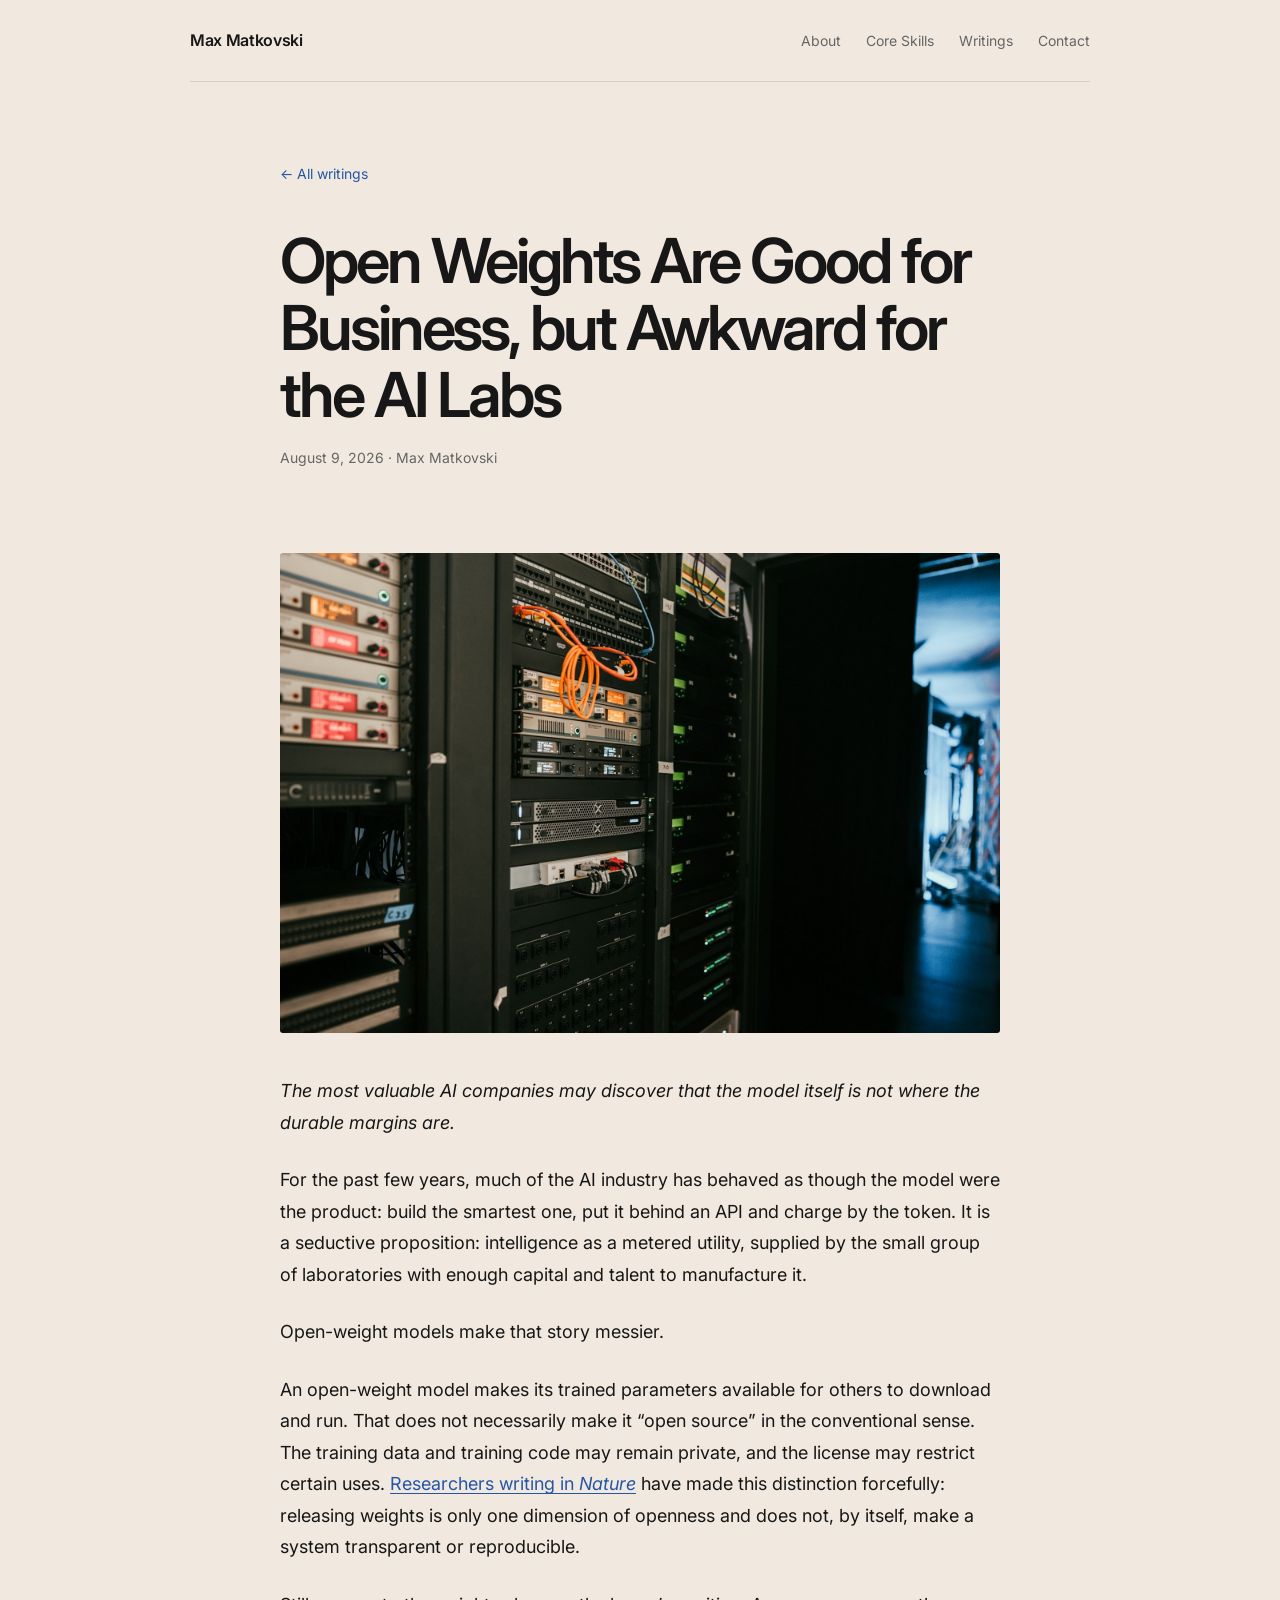
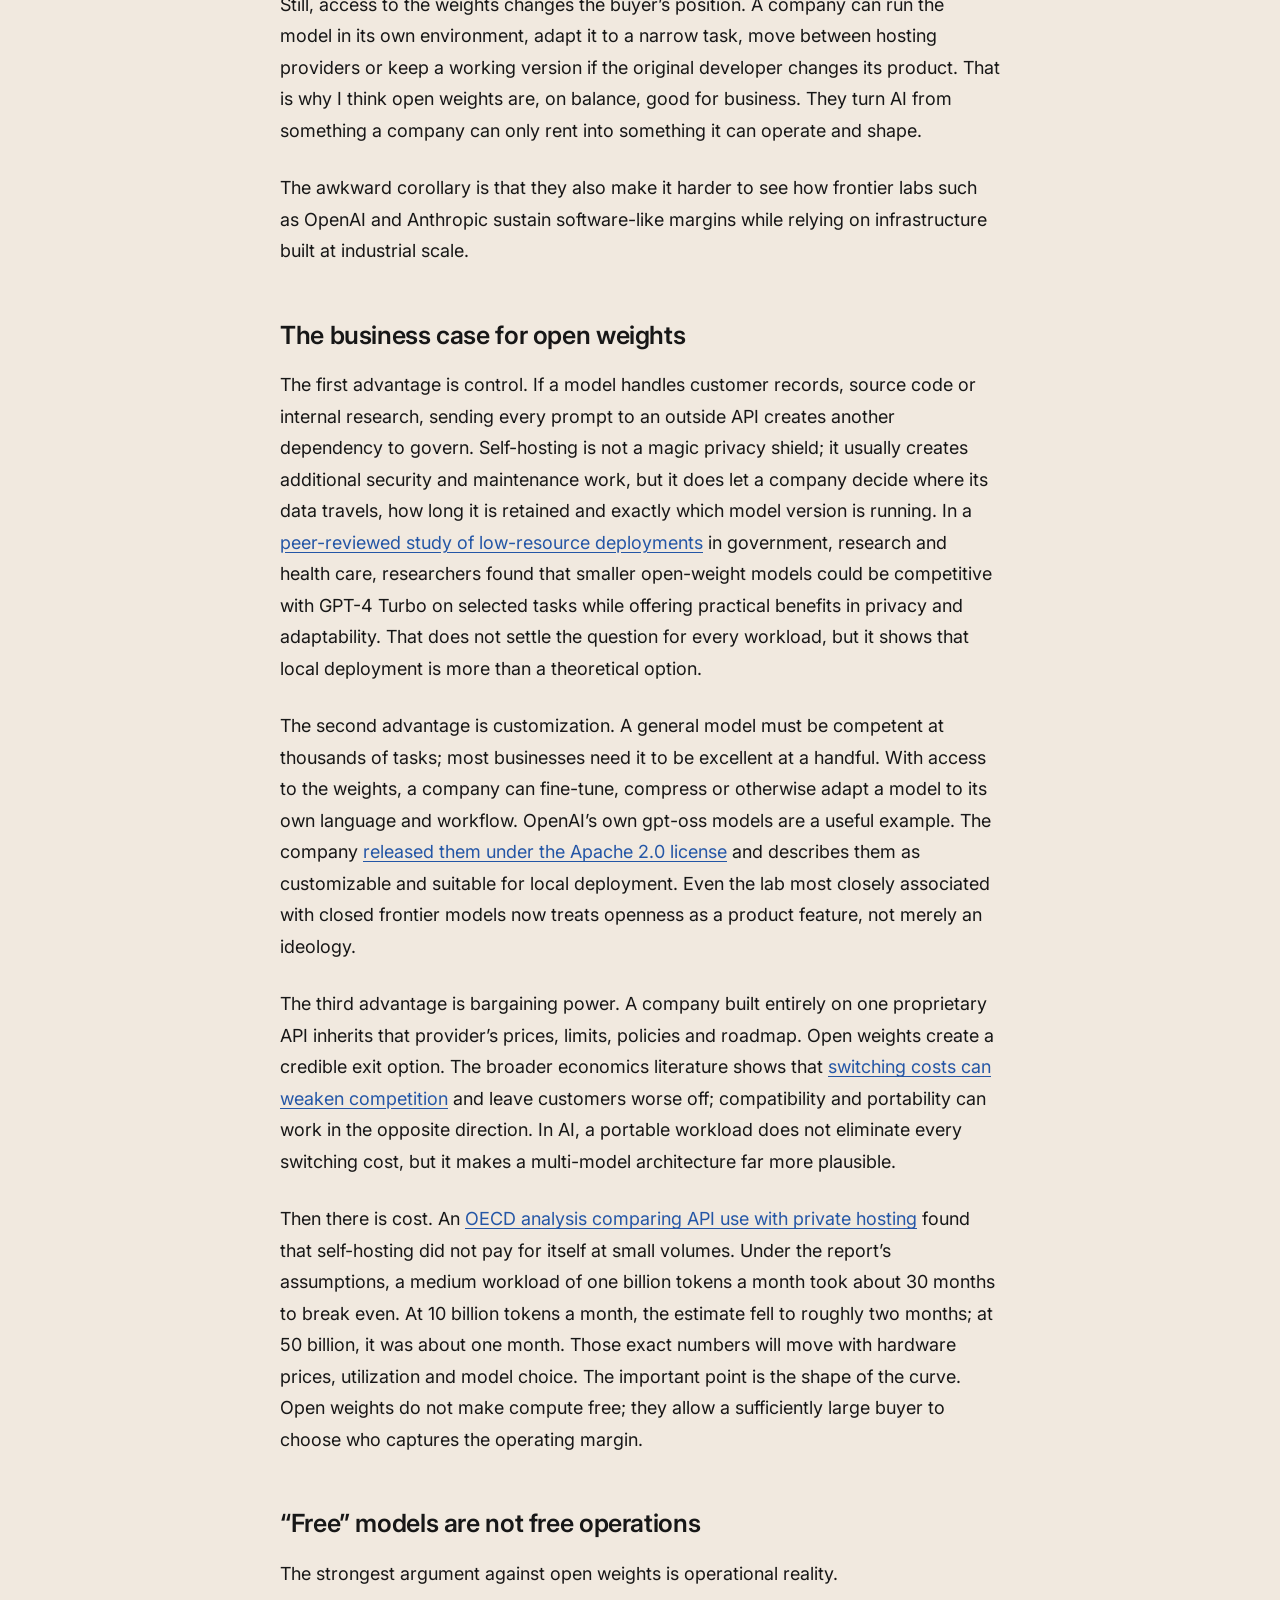
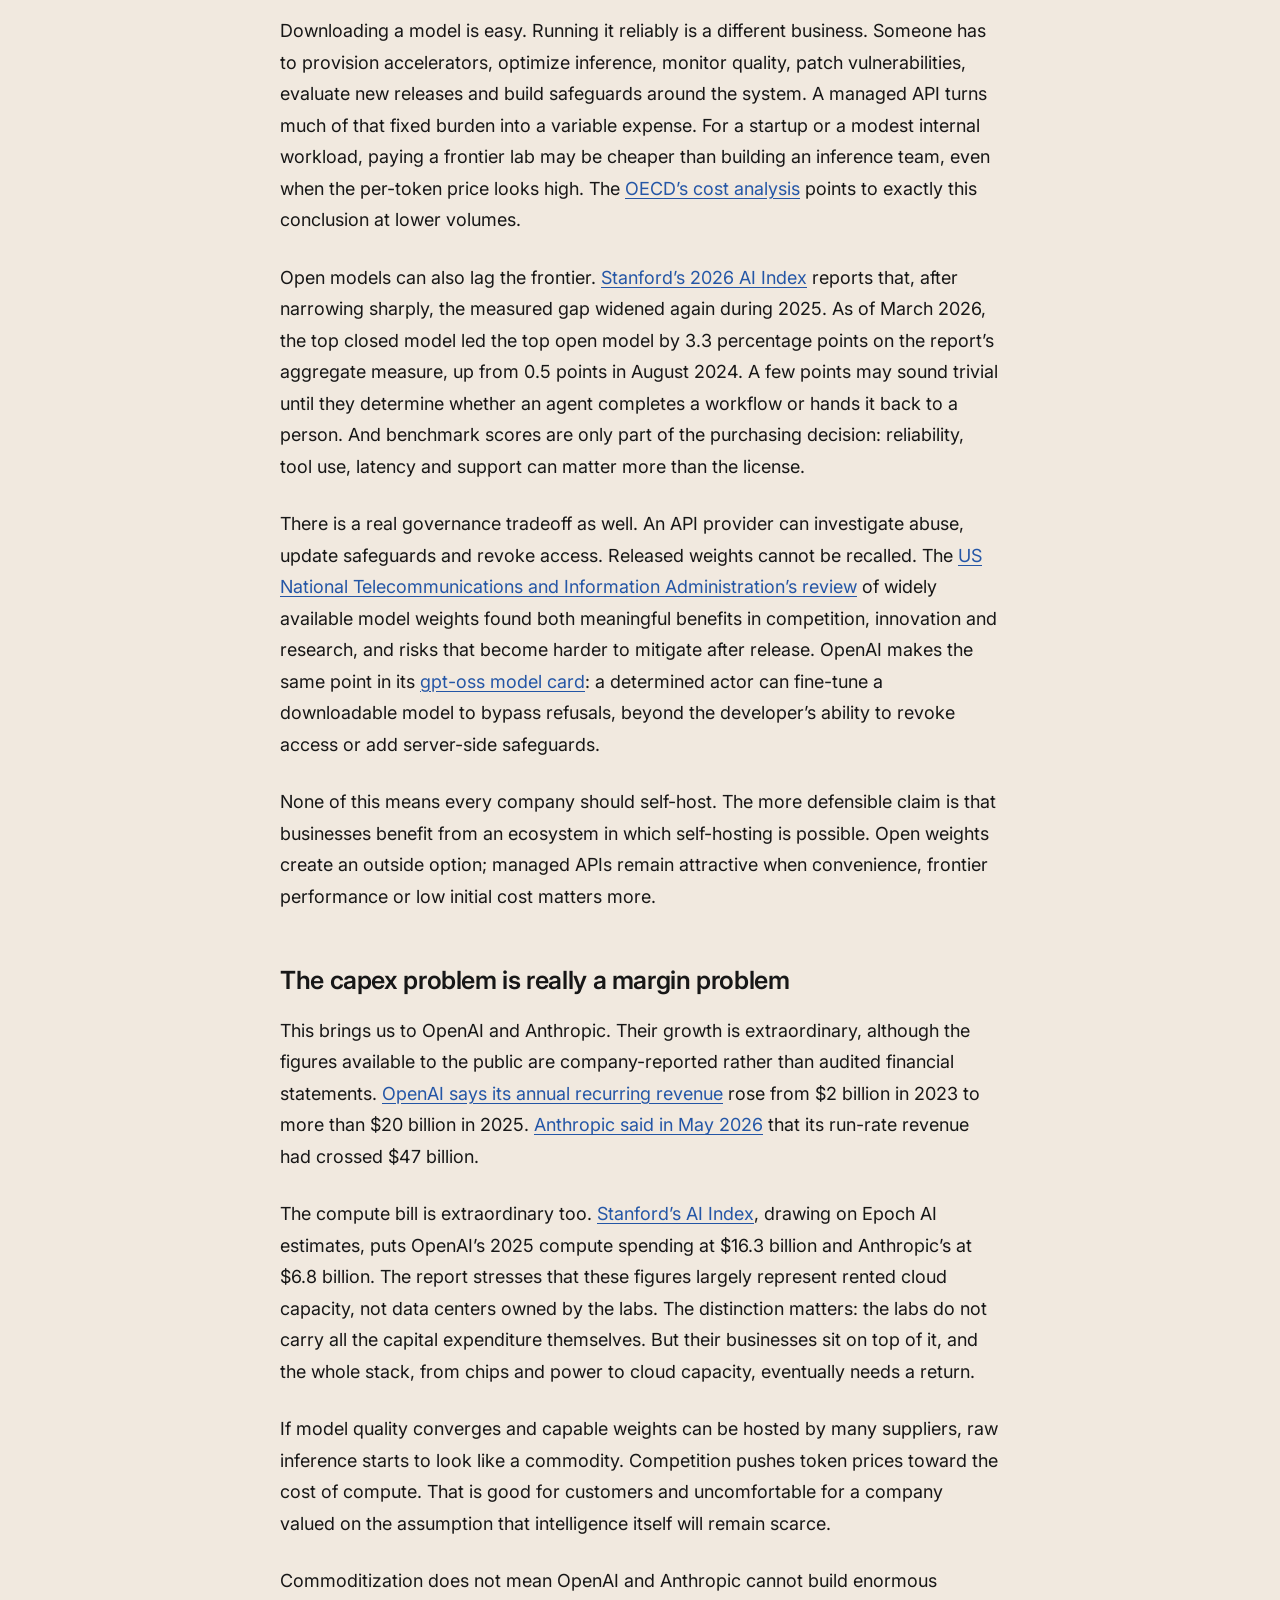
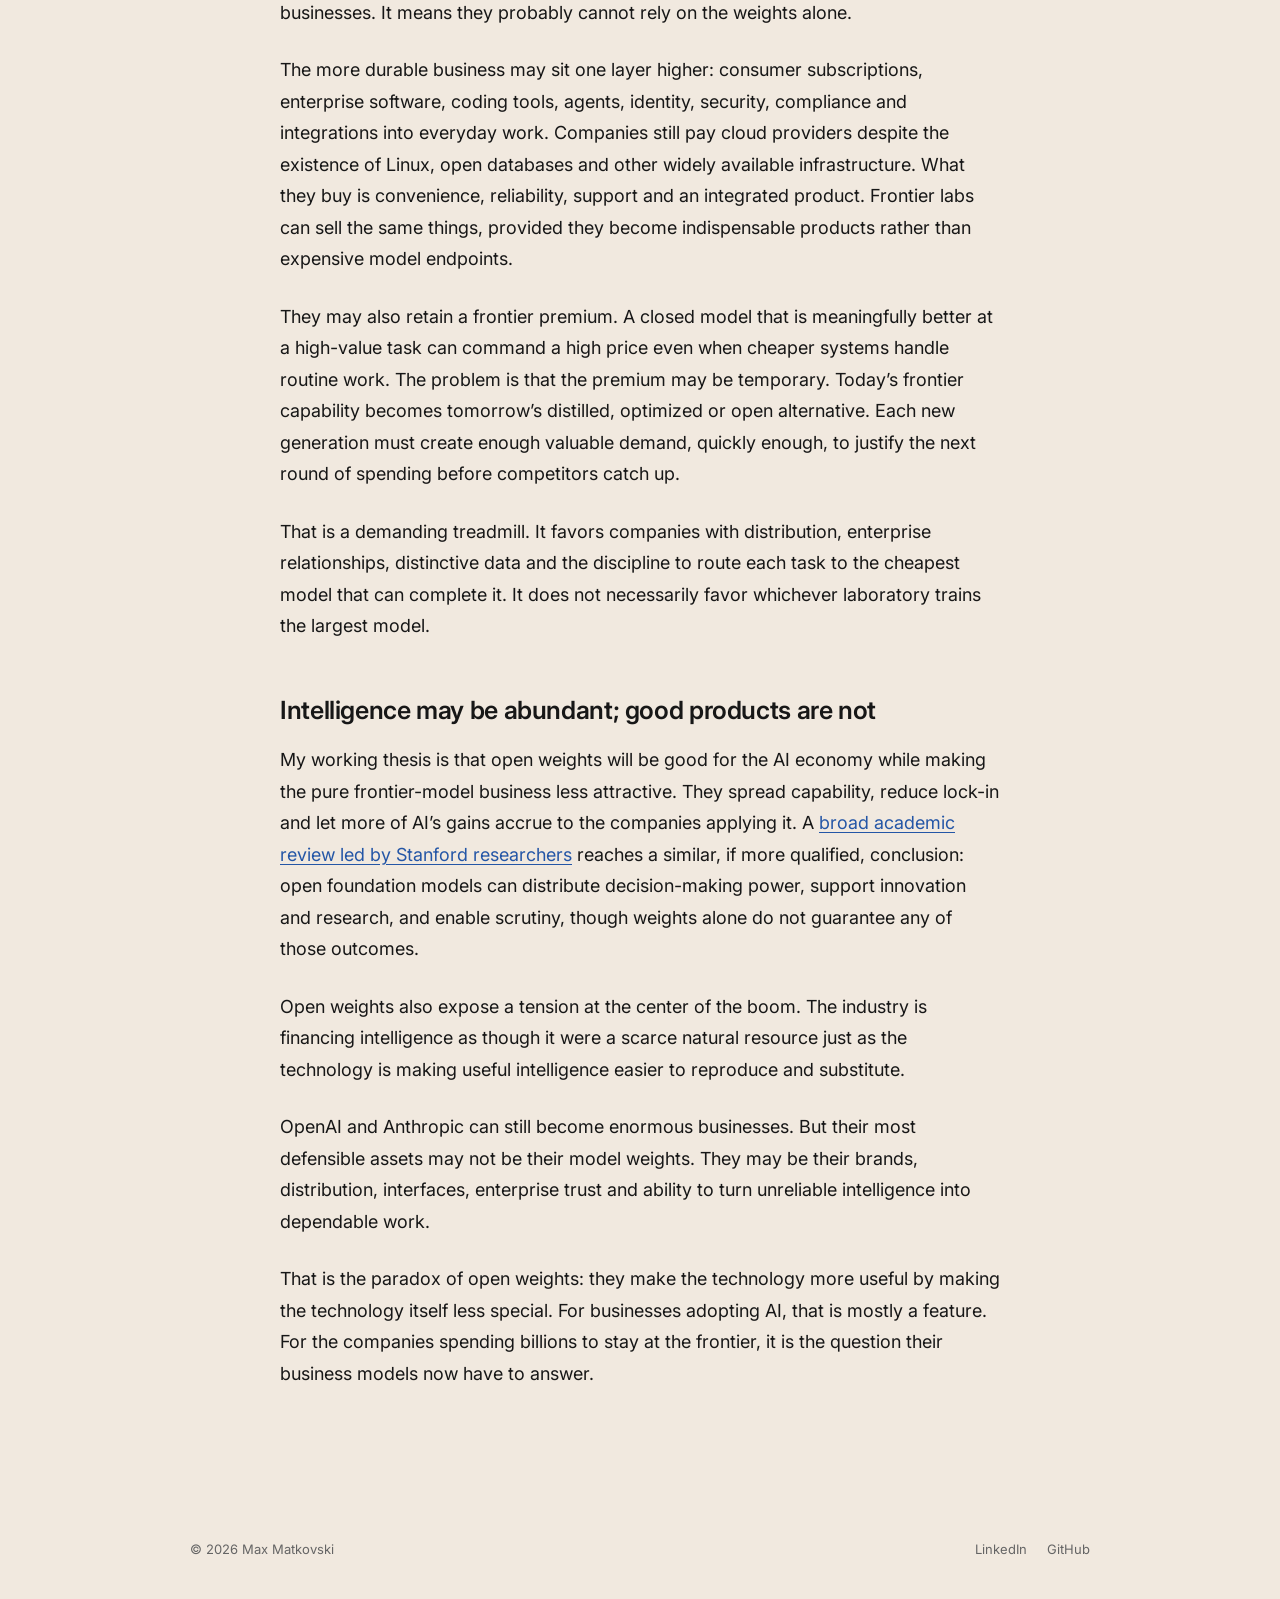
<file: articles/open-weight-ai-economics.html>
<!doctype html>
<html lang="en">
  <head>
    <meta charset="UTF-8" />
    <meta name="viewport" content="width=device-width, initial-scale=1.0" />
    <meta name="theme-color" content="#f1e9df" />
    <meta name="description" content="Why open-weight AI models improve control, customization, and bargaining power for businesses while challenging the economics of frontier AI labs." />
    <meta property="og:title" content="Open Weights Are Good for Business, but Awkward for the AI Labs" />
    <meta property="og:description" content="Why open-weight AI models benefit businesses while challenging the economics of frontier AI labs." />
    <meta property="og:type" content="article" />
    <meta property="og:url" content="https://maxmatkovski.com/articles/open-weight-ai-economics.html" />
    <meta property="og:image" content="https://maxmatkovski.com/assets/articles/open-weight-ai-economics-01.jpg" />
    <meta property="og:image:width" content="1800" />
    <meta property="og:image:height" content="1200" />
    <meta property="article:published_time" content="2026-08-09T00:00:00.000Z" />
    <meta name="twitter:card" content="summary_large_image" />
    <link rel="canonical" href="https://maxmatkovski.com/articles/open-weight-ai-economics.html" />
    <link rel="icon" href="/favicon.ico?v=3" type="image/x-icon" />
    <link rel="icon" href="../favicon.svg" type="image/svg+xml" />
    <link rel="icon" href="../favicon-32.png?v=2" type="image/png" sizes="32x32" />
    <link rel="apple-touch-icon" href="../apple-touch-icon.png?v=2" />
    <link rel="preconnect" href="https://fonts.googleapis.com" />
    <link rel="preconnect" href="https://fonts.gstatic.com" crossorigin />
    <link href="https://fonts.googleapis.com/css2?family=Inter:wght@400;500;600&amp;display=swap" rel="stylesheet" />
    <link rel="stylesheet" href="../styles.css?v=5" />
    <title>Open Weights Are Good for Business, but Awkward for the AI Labs | Max Matkovski</title>
  </head>
  <body>
    <header class="site-header">
      <a class="site-name" href="../index.html">Max Matkovski</a>
      <nav aria-label="Primary navigation">
        <a href="../index.html#about">About</a>
        <a href="../index.html#experience">Core Skills</a>
        <a href="../writings">Writings</a>
        <a href="../index.html#contact">Contact</a>
      </nav>
    </header>
    <main>
      <header class="article-header">
        <a class="back-link" href="../writings">← All writings</a>
        <h1>Open Weights Are Good for Business, but Awkward for the AI Labs</h1>
        <p class="article-meta"><time datetime="2026-08-09">August 9, 2026</time> · Max Matkovski</p>
      </header>
      <article class="article-body">
<figure class="article-figure">
<img src="../assets/articles/open-weight-ai-economics-01.jpg" decoding="async" fetchpriority="high" alt="AI server racks" />
</figure>
<p><em>The most valuable AI companies may discover that the model itself is not where the durable margins are.</em></p>
<p>For the past few years, much of the AI industry has behaved as though the model were the product: build the smartest one, put it behind an API and charge by the token. It is a seductive proposition: intelligence as a metered utility, supplied by the small group of laboratories with enough capital and talent to manufacture it.</p>
<p>Open-weight models make that story messier.</p>
<p>An open-weight model makes its trained parameters available for others to download and run. That does not necessarily make it “open source” in the conventional sense. The training data and training code may remain private, and the license may restrict certain uses. <a href="https://doi.org/10.1038/s41586-024-08141-1" target="_blank" rel="noreferrer">Researchers writing in <em>Nature</em></a> have made this distinction forcefully: releasing weights is only one dimension of openness and does not, by itself, make a system transparent or reproducible.</p>
<p>Still, access to the weights changes the buyer’s position. A company can run the model in its own environment, adapt it to a narrow task, move between hosting providers or keep a working version if the original developer changes its product. That is why I think open weights are, on balance, good for business. They turn AI from something a company can only rent into something it can operate and shape.</p>
<p>The awkward corollary is that they also make it harder to see how frontier labs such as OpenAI and Anthropic sustain software-like margins while relying on infrastructure built at industrial scale.</p>
<h2 id="the-business-case-for-open-weights">The business case for open weights</h2>
<p>The first advantage is control. If a model handles customer records, source code or internal research, sending every prompt to an outside API creates another dependency to govern. Self-hosting is not a magic privacy shield; it usually creates additional security and maintenance work, but it does let a company decide where its data travels, how long it is retained and exactly which model version is running. In a <a href="https://doi.org/10.1145/3630106.3658966" target="_blank" rel="noreferrer">peer-reviewed study of low-resource deployments</a> in government, research and health care, researchers found that smaller open-weight models could be competitive with GPT-4 Turbo on selected tasks while offering practical benefits in privacy and adaptability. That does not settle the question for every workload, but it shows that local deployment is more than a theoretical option.</p>
<p>The second advantage is customization. A general model must be competent at thousands of tasks; most businesses need it to be excellent at a handful. With access to the weights, a company can fine-tune, compress or otherwise adapt a model to its own language and workflow. OpenAI’s own gpt-oss models are a useful example. The company <a href="https://cdn.openai.com/pdf/419b6906-9da6-406c-a19d-1bb078ac7637/oai_gpt-oss_model_card.pdf" target="_blank" rel="noreferrer">released them under the Apache 2.0 license</a> and describes them as customizable and suitable for local deployment. Even the lab most closely associated with closed frontier models now treats openness as a product feature, not merely an ideology.</p>
<p>The third advantage is bargaining power. A company built entirely on one proprietary API inherits that provider’s prices, limits, policies and roadmap. Open weights create a credible exit option. The broader economics literature shows that <a href="https://doi.org/10.1257/mic.20200309" target="_blank" rel="noreferrer">switching costs can weaken competition</a> and leave customers worse off; compatibility and portability can work in the opposite direction. In AI, a portable workload does not eliminate every switching cost, but it makes a multi-model architecture far more plausible.</p>
<p>Then there is cost. An <a href="https://doi.org/10.1787/746e8c9a-en" target="_blank" rel="noreferrer">OECD analysis comparing API use with private hosting</a> found that self-hosting did not pay for itself at small volumes. Under the report’s assumptions, a medium workload of one billion tokens a month took about 30 months to break even. At 10 billion tokens a month, the estimate fell to roughly two months; at 50 billion, it was about one month. Those exact numbers will move with hardware prices, utilization and model choice. The important point is the shape of the curve. Open weights do not make compute free; they allow a sufficiently large buyer to choose who captures the operating margin.</p>
<h2 id="free-models-are-not-free-operations">“Free” models are not free operations</h2>
<p>The strongest argument against open weights is operational reality.</p>
<p>Downloading a model is easy. Running it reliably is a different business. Someone has to provision accelerators, optimize inference, monitor quality, patch vulnerabilities, evaluate new releases and build safeguards around the system. A managed API turns much of that fixed burden into a variable expense. For a startup or a modest internal workload, paying a frontier lab may be cheaper than building an inference team, even when the per-token price looks high. The <a href="https://doi.org/10.1787/746e8c9a-en" target="_blank" rel="noreferrer">OECD’s cost analysis</a> points to exactly this conclusion at lower volumes.</p>
<p>Open models can also lag the frontier. <a href="https://hai.stanford.edu/ai-index/2026-ai-index-report/technical-performance" target="_blank" rel="noreferrer">Stanford’s 2026 AI Index</a> reports that, after narrowing sharply, the measured gap widened again during 2025. As of March 2026, the top closed model led the top open model by 3.3 percentage points on the report’s aggregate measure, up from 0.5 points in August 2024. A few points may sound trivial until they determine whether an agent completes a workflow or hands it back to a person. And benchmark scores are only part of the purchasing decision: reliability, tool use, latency and support can matter more than the license.</p>
<p>There is a real governance tradeoff as well. An API provider can investigate abuse, update safeguards and revoke access. Released weights cannot be recalled. The <a href="https://www.ntia.gov/issues/artificial-intelligence/open-model-weights-report" target="_blank" rel="noreferrer">US National Telecommunications and Information Administration’s review</a> of widely available model weights found both meaningful benefits in competition, innovation and research, and risks that become harder to mitigate after release. OpenAI makes the same point in its <a href="https://cdn.openai.com/pdf/419b6906-9da6-406c-a19d-1bb078ac7637/oai_gpt-oss_model_card.pdf" target="_blank" rel="noreferrer">gpt-oss model card</a>: a determined actor can fine-tune a downloadable model to bypass refusals, beyond the developer’s ability to revoke access or add server-side safeguards.</p>
<p>None of this means every company should self-host. The more defensible claim is that businesses benefit from an ecosystem in which self-hosting is possible. Open weights create an outside option; managed APIs remain attractive when convenience, frontier performance or low initial cost matters more.</p>
<h2 id="the-capex-problem-is-really-a-margin-problem">The capex problem is really a margin problem</h2>
<p>This brings us to OpenAI and Anthropic. Their growth is extraordinary, although the figures available to the public are company-reported rather than audited financial statements. <a href="https://openai.com/index/a-business-that-scales-with-the-value-of-intelligence/" target="_blank" rel="noreferrer">OpenAI says its annual recurring revenue</a> rose from $2 billion in 2023 to more than $20 billion in 2025. <a href="https://www.anthropic.com/news/series-h" target="_blank" rel="noreferrer">Anthropic said in May 2026</a> that its run-rate revenue had crossed $47 billion.</p>
<p>The compute bill is extraordinary too. <a href="https://hai.stanford.edu/assets/files/ai_index_report_2026_chapter_4_economy.pdf" target="_blank" rel="noreferrer">Stanford’s AI Index</a>, drawing on Epoch AI estimates, puts OpenAI’s 2025 compute spending at $16.3 billion and Anthropic’s at $6.8 billion. The report stresses that these figures largely represent rented cloud capacity, not data centers owned by the labs. The distinction matters: the labs do not carry all the capital expenditure themselves. But their businesses sit on top of it, and the whole stack, from chips and power to cloud capacity, eventually needs a return.</p>
<p>If model quality converges and capable weights can be hosted by many suppliers, raw inference starts to look like a commodity. Competition pushes token prices toward the cost of compute. That is good for customers and uncomfortable for a company valued on the assumption that intelligence itself will remain scarce.</p>
<p>Commoditization does not mean OpenAI and Anthropic cannot build enormous businesses. It means they probably cannot rely on the weights alone.</p>
<p>The more durable business may sit one layer higher: consumer subscriptions, enterprise software, coding tools, agents, identity, security, compliance and integrations into everyday work. Companies still pay cloud providers despite the existence of Linux, open databases and other widely available infrastructure. What they buy is convenience, reliability, support and an integrated product. Frontier labs can sell the same things, provided they become indispensable products rather than expensive model endpoints.</p>
<p>They may also retain a frontier premium. A closed model that is meaningfully better at a high-value task can command a high price even when cheaper systems handle routine work. The problem is that the premium may be temporary. Today’s frontier capability becomes tomorrow’s distilled, optimized or open alternative. Each new generation must create enough valuable demand, quickly enough, to justify the next round of spending before competitors catch up.</p>
<p>That is a demanding treadmill. It favors companies with distribution, enterprise relationships, distinctive data and the discipline to route each task to the cheapest model that can complete it. It does not necessarily favor whichever laboratory trains the largest model.</p>
<h2 id="intelligence-may-be-abundant-good-products-are-not">Intelligence may be abundant; good products are not</h2>
<p>My working thesis is that open weights will be good for the AI economy while making the pure frontier-model business less attractive. They spread capability, reduce lock-in and let more of AI’s gains accrue to the companies applying it. A <a href="https://arxiv.org/abs/2403.07918" target="_blank" rel="noreferrer">broad academic review led by Stanford researchers</a> reaches a similar, if more qualified, conclusion: open foundation models can distribute decision-making power, support innovation and research, and enable scrutiny, though weights alone do not guarantee any of those outcomes.</p>
<p>Open weights also expose a tension at the center of the boom. The industry is financing intelligence as though it were a scarce natural resource just as the technology is making useful intelligence easier to reproduce and substitute.</p>
<p>OpenAI and Anthropic can still become enormous businesses. But their most defensible assets may not be their model weights. They may be their brands, distribution, interfaces, enterprise trust and ability to turn unreliable intelligence into dependable work.</p>
<p>That is the paradox of open weights: they make the technology more useful by making the technology itself less special. For businesses adopting AI, that is mostly a feature. For the companies spending billions to stay at the frontier, it is the question their business models now have to answer.</p>
      </article>
    </main>
    <footer>
      <p>© <span id="year"></span> Max Matkovski</p>
      <div>
        <a href="https://www.linkedin.com/in/maxmatkovski/" target="_blank" rel="noreferrer">LinkedIn</a>
        <a href="https://github.com/maxmatkovski" target="_blank" rel="noreferrer">GitHub</a>
      </div>
    </footer>
    <script src="../script.js?v=4"></script>
  </body>
</html>
</file>
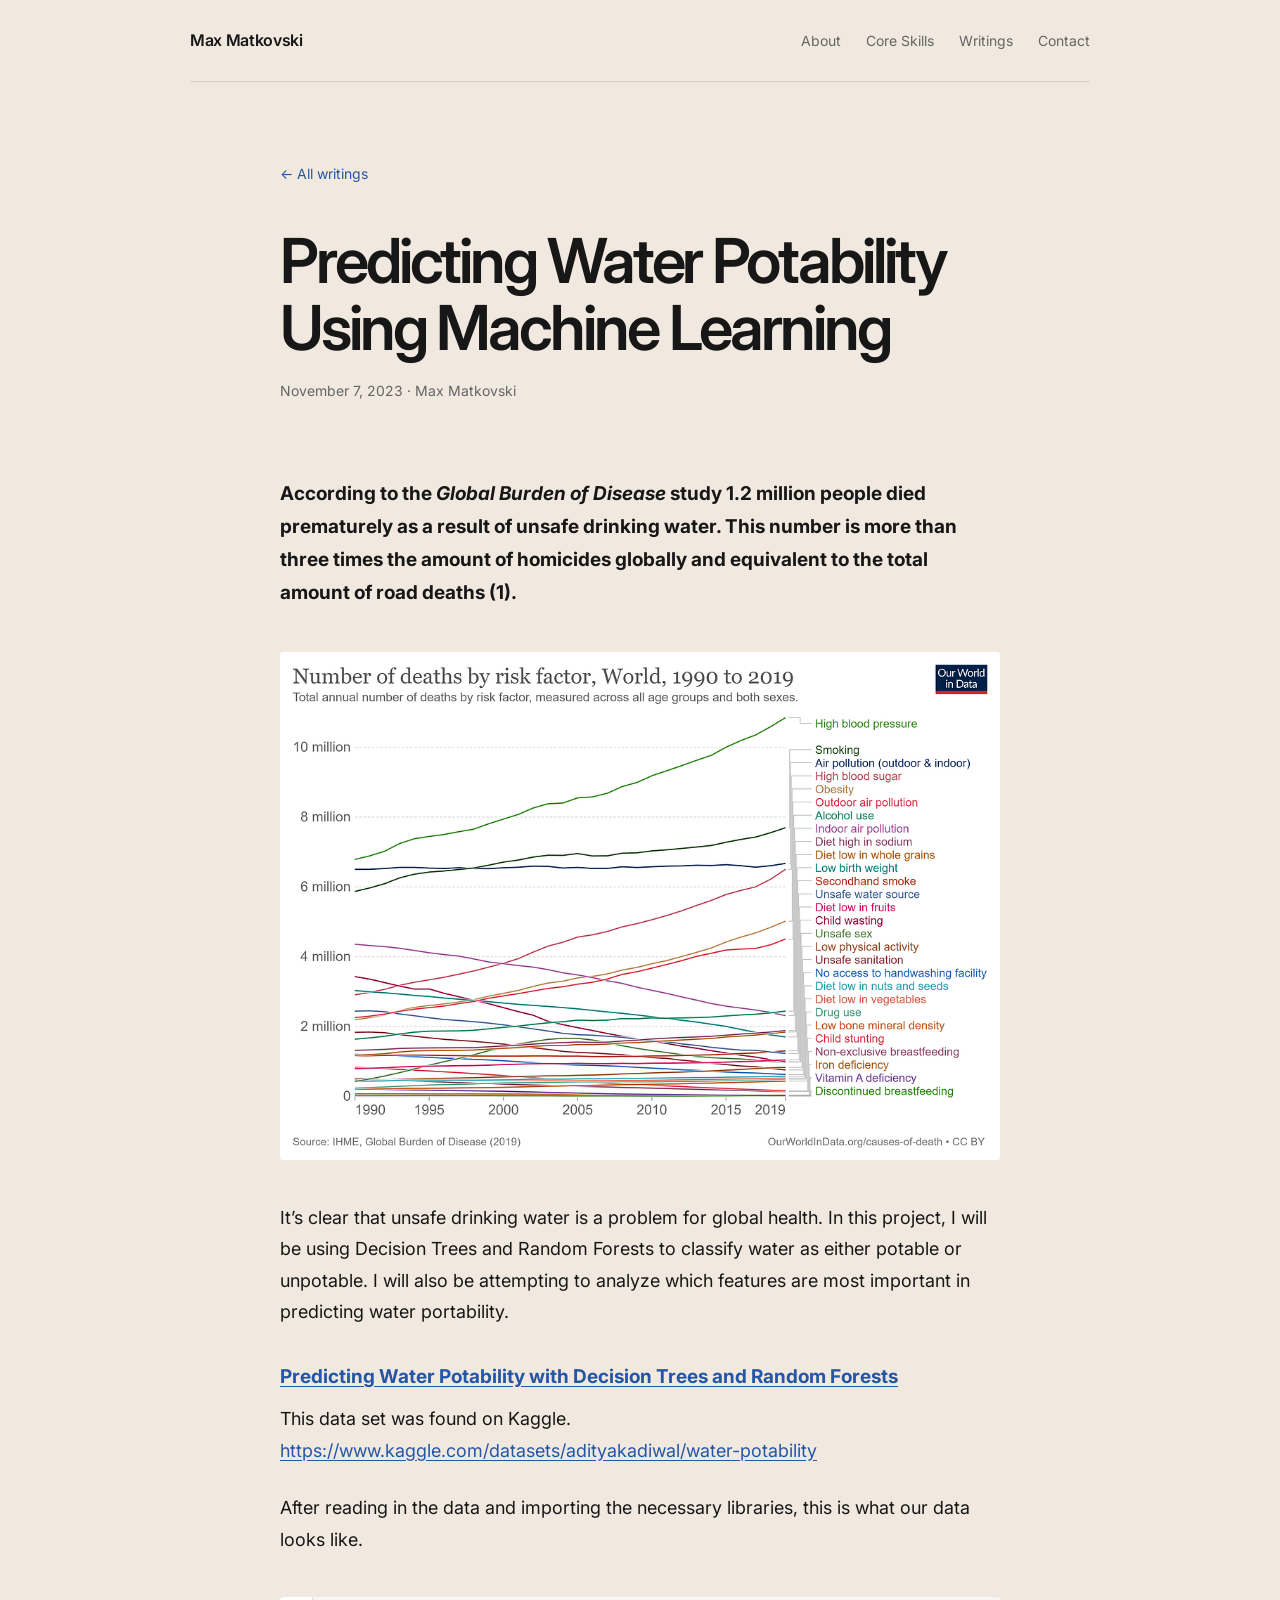
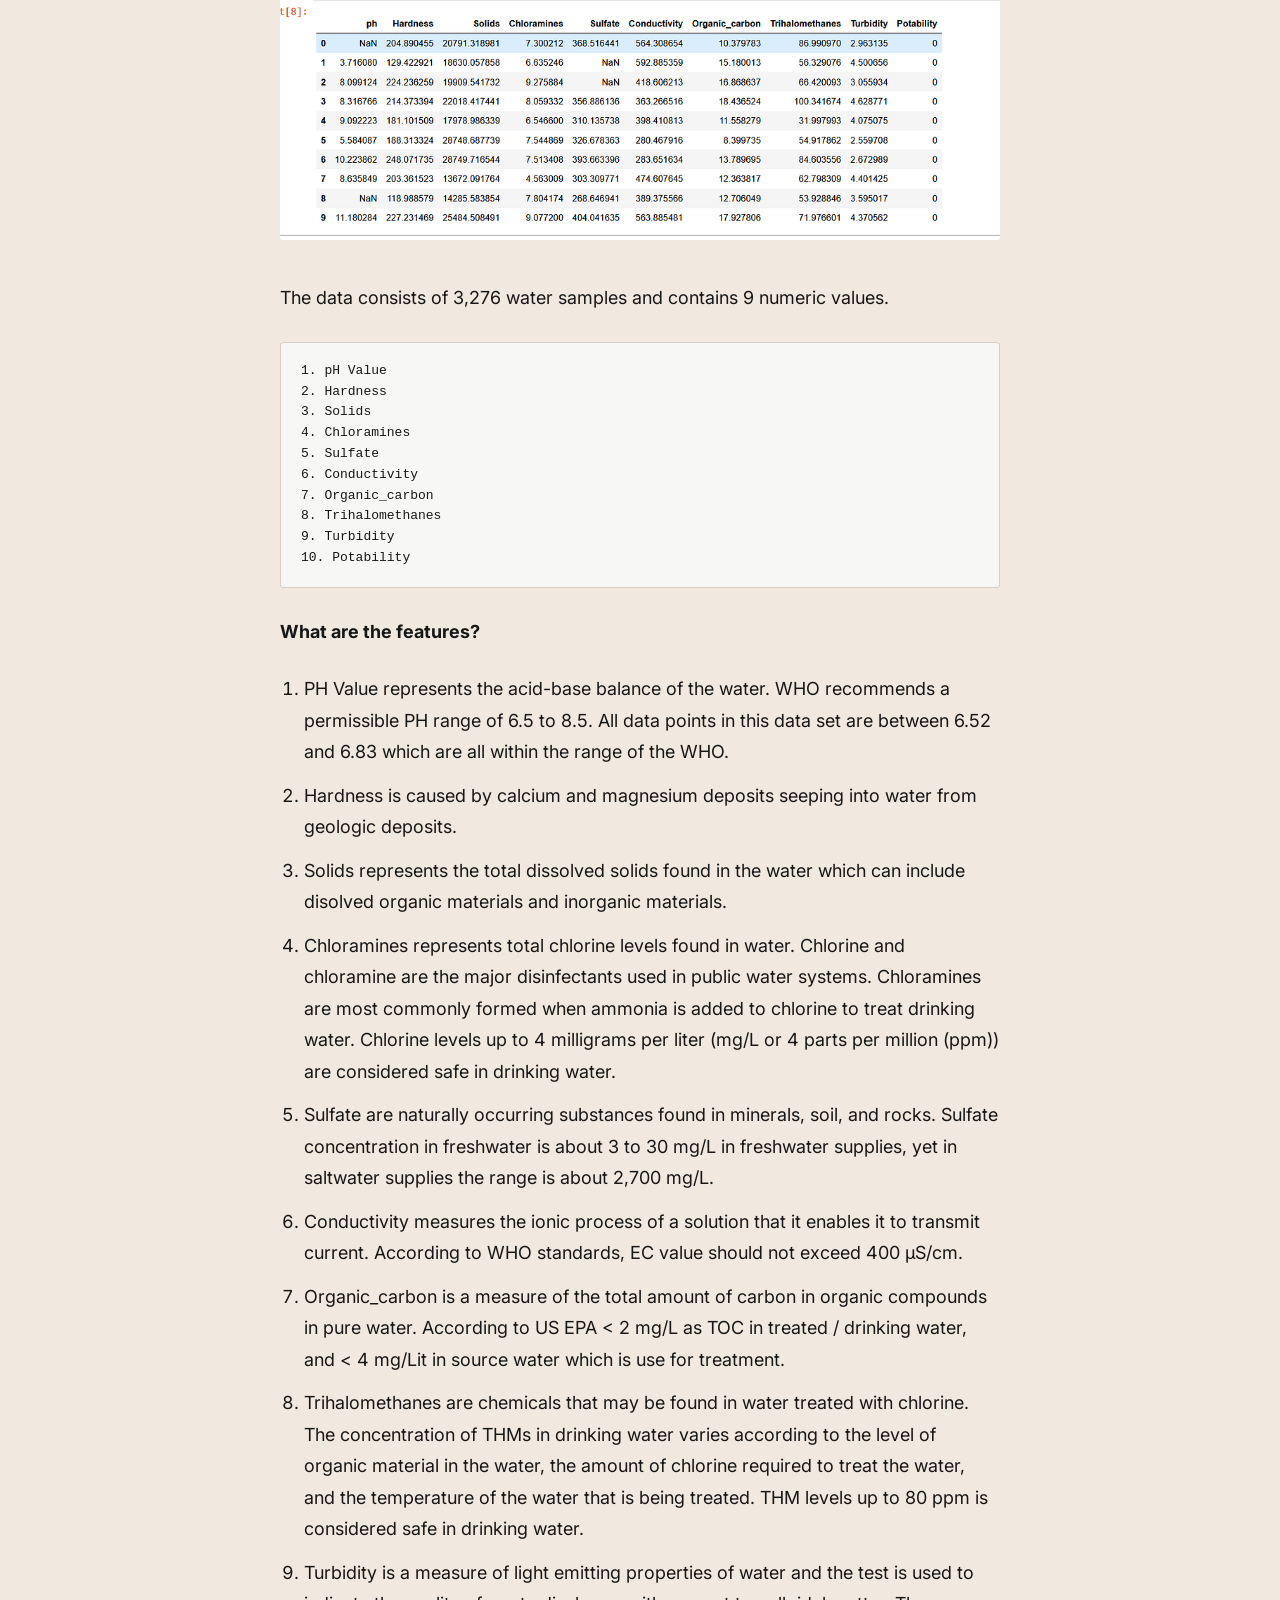
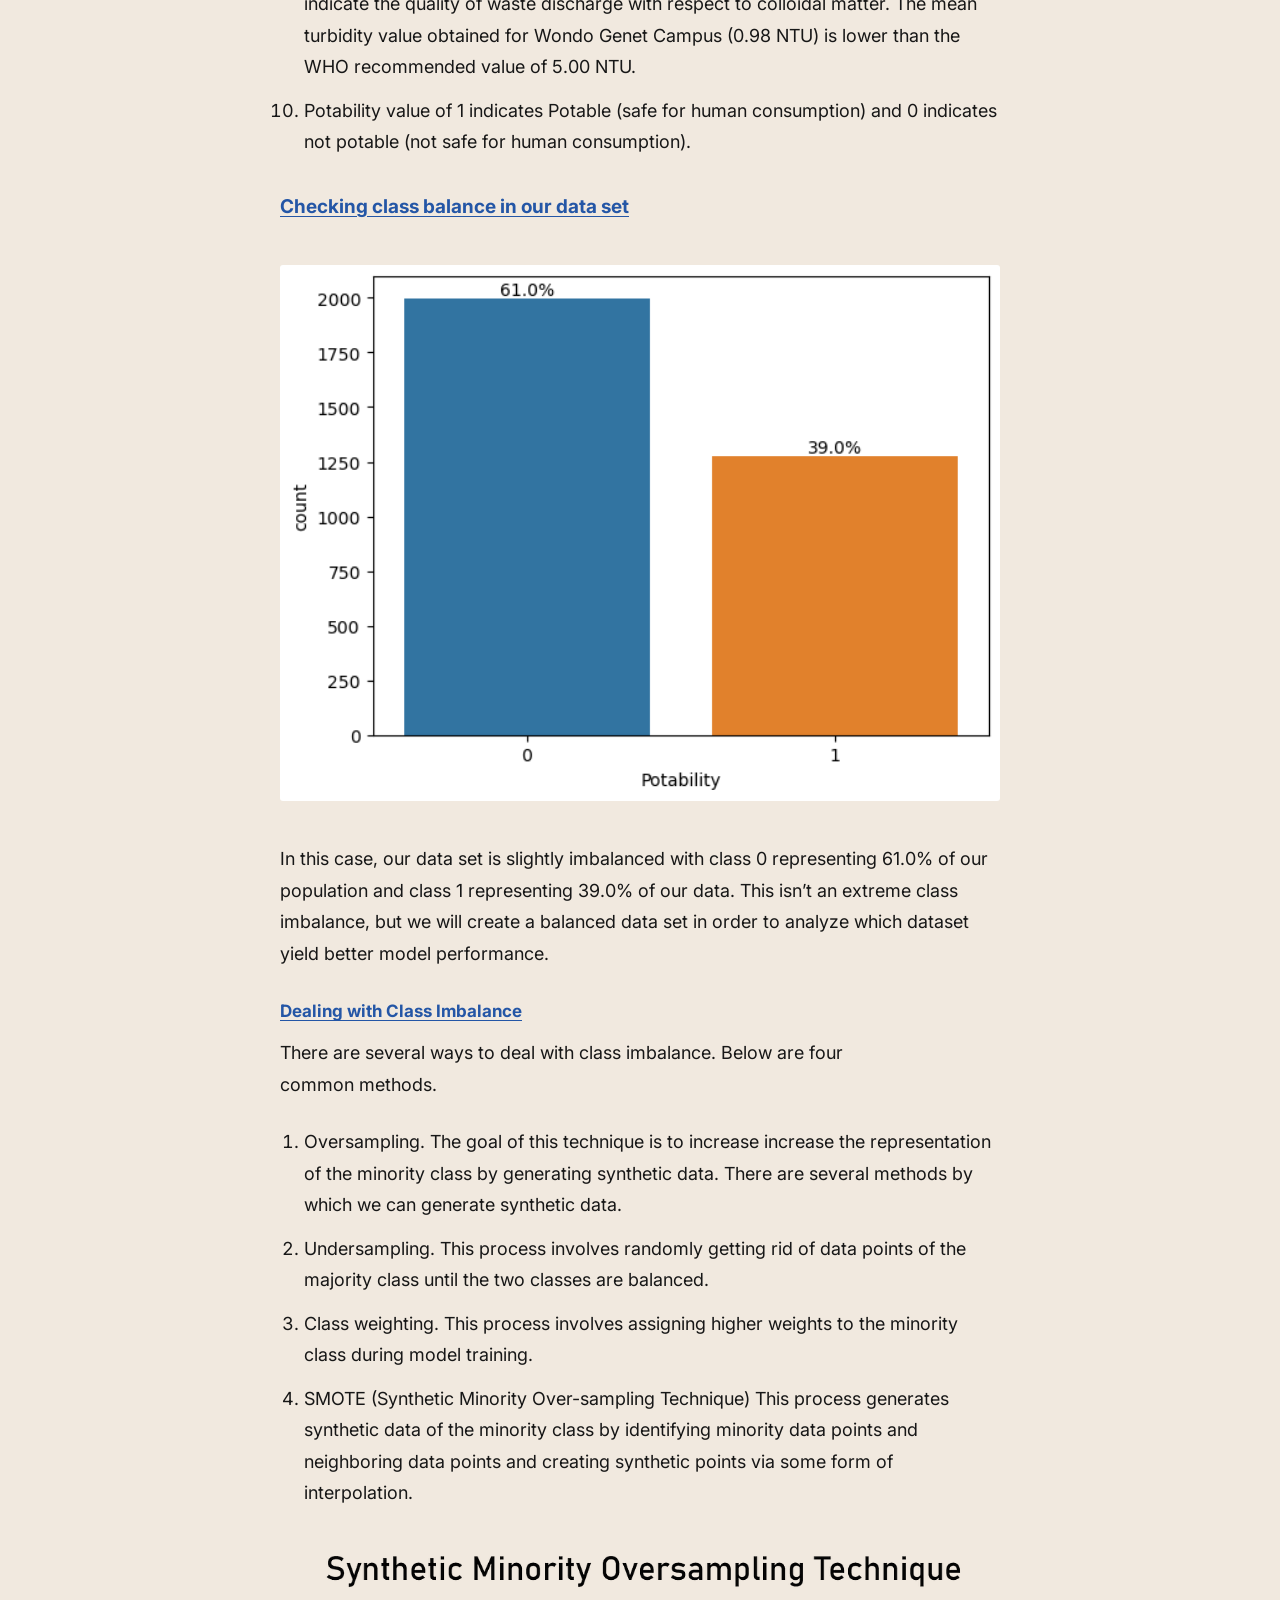
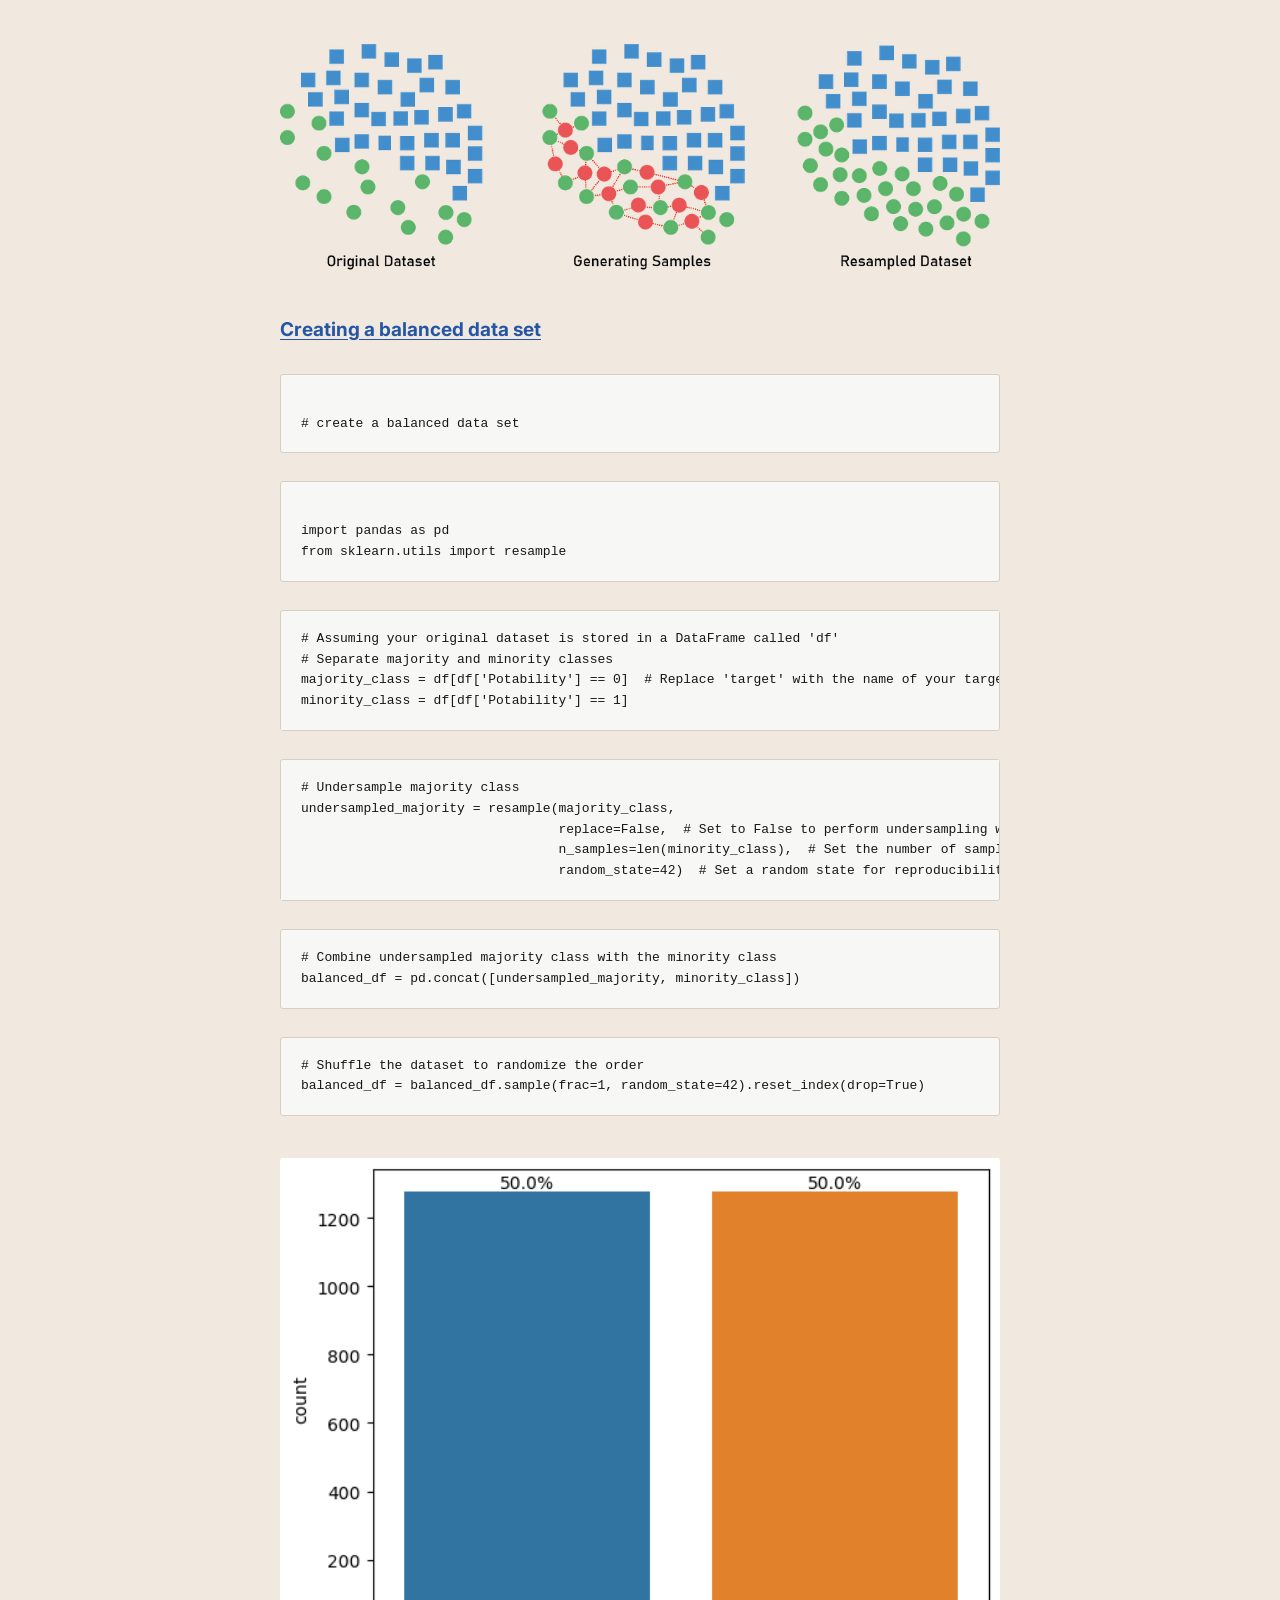
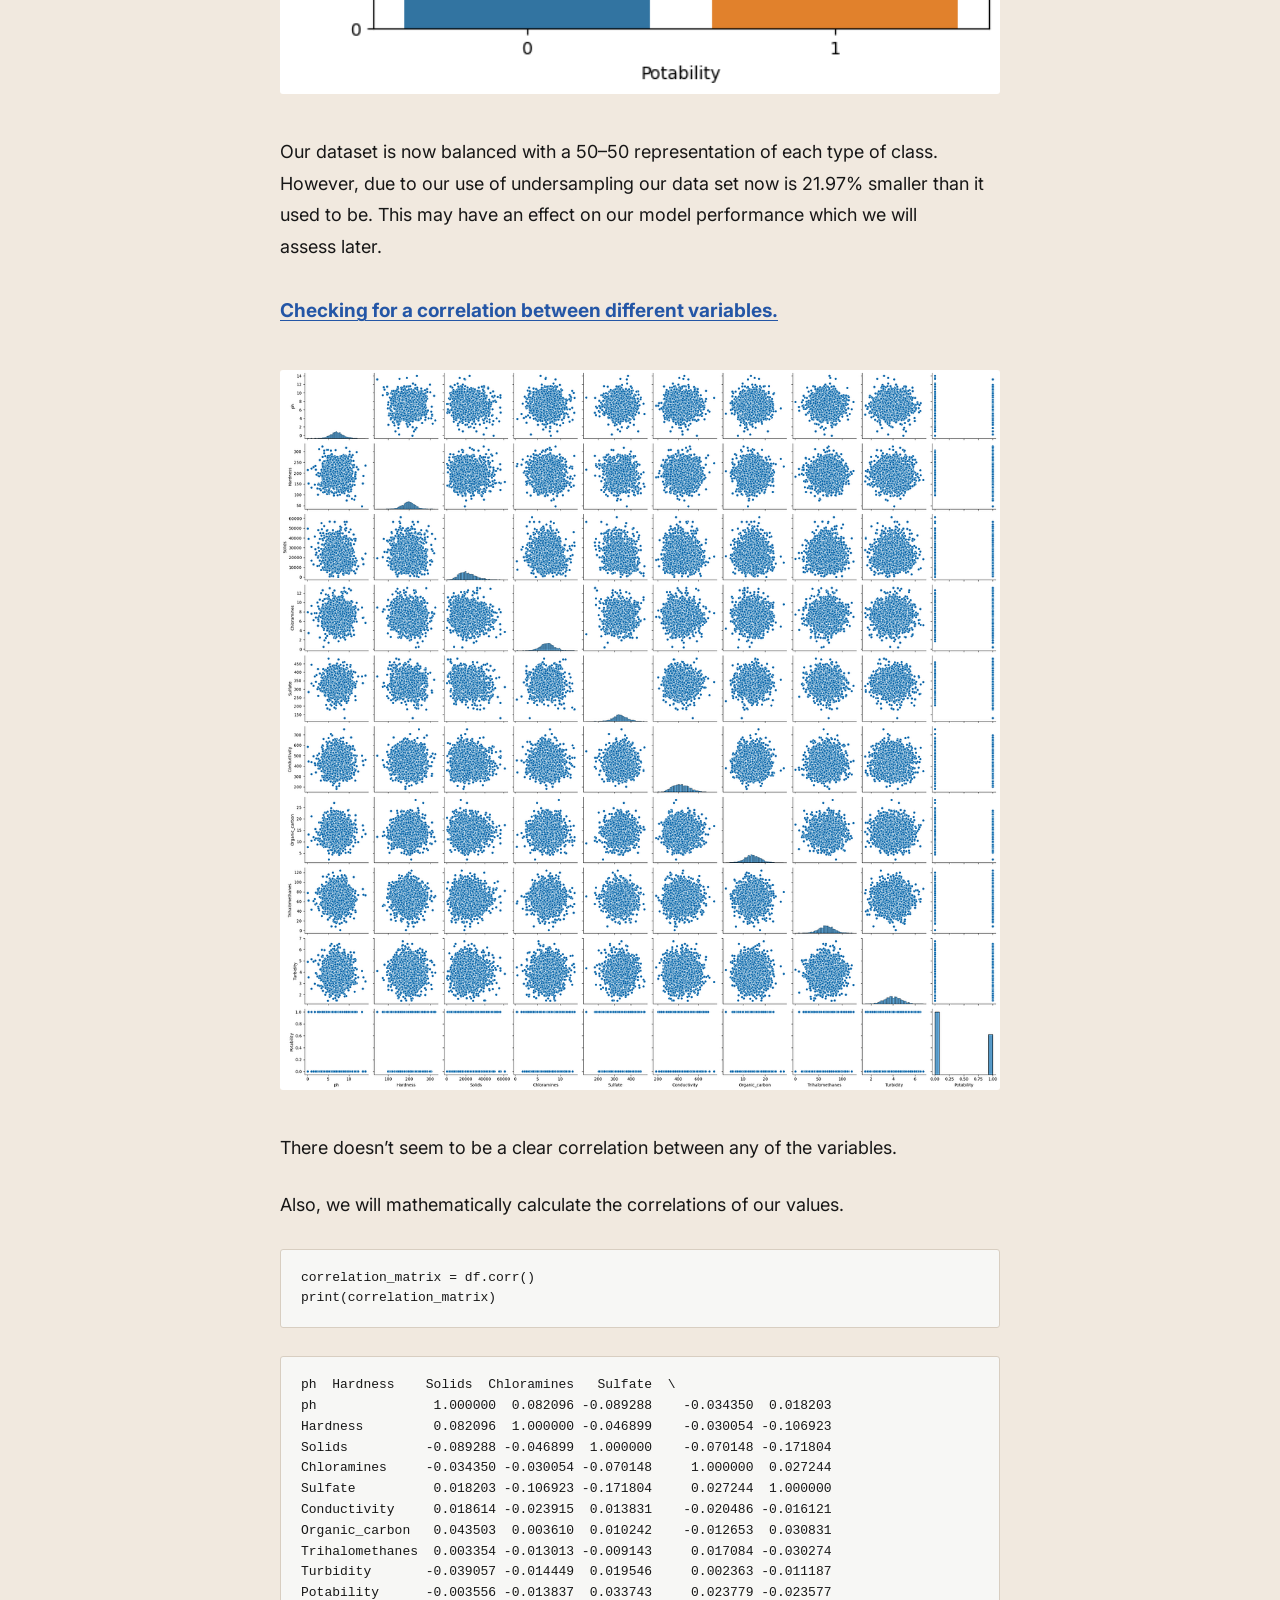
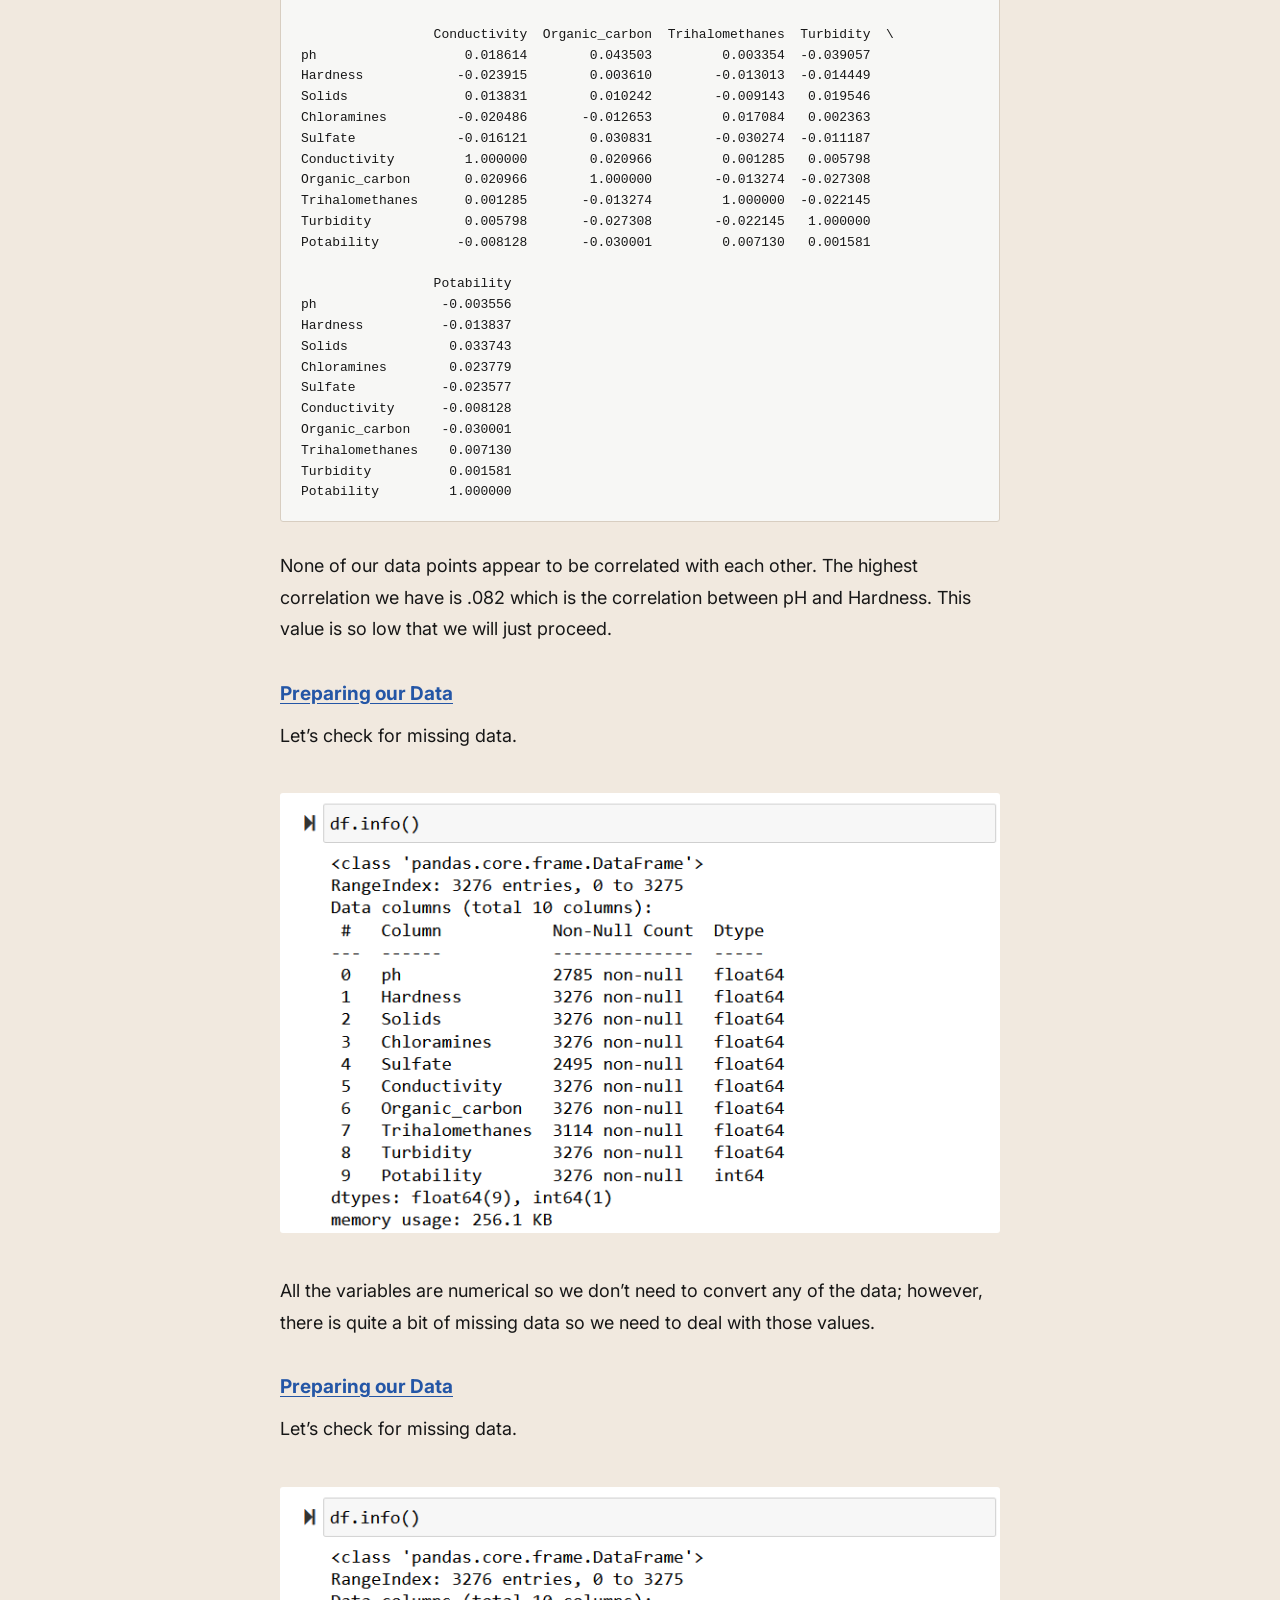
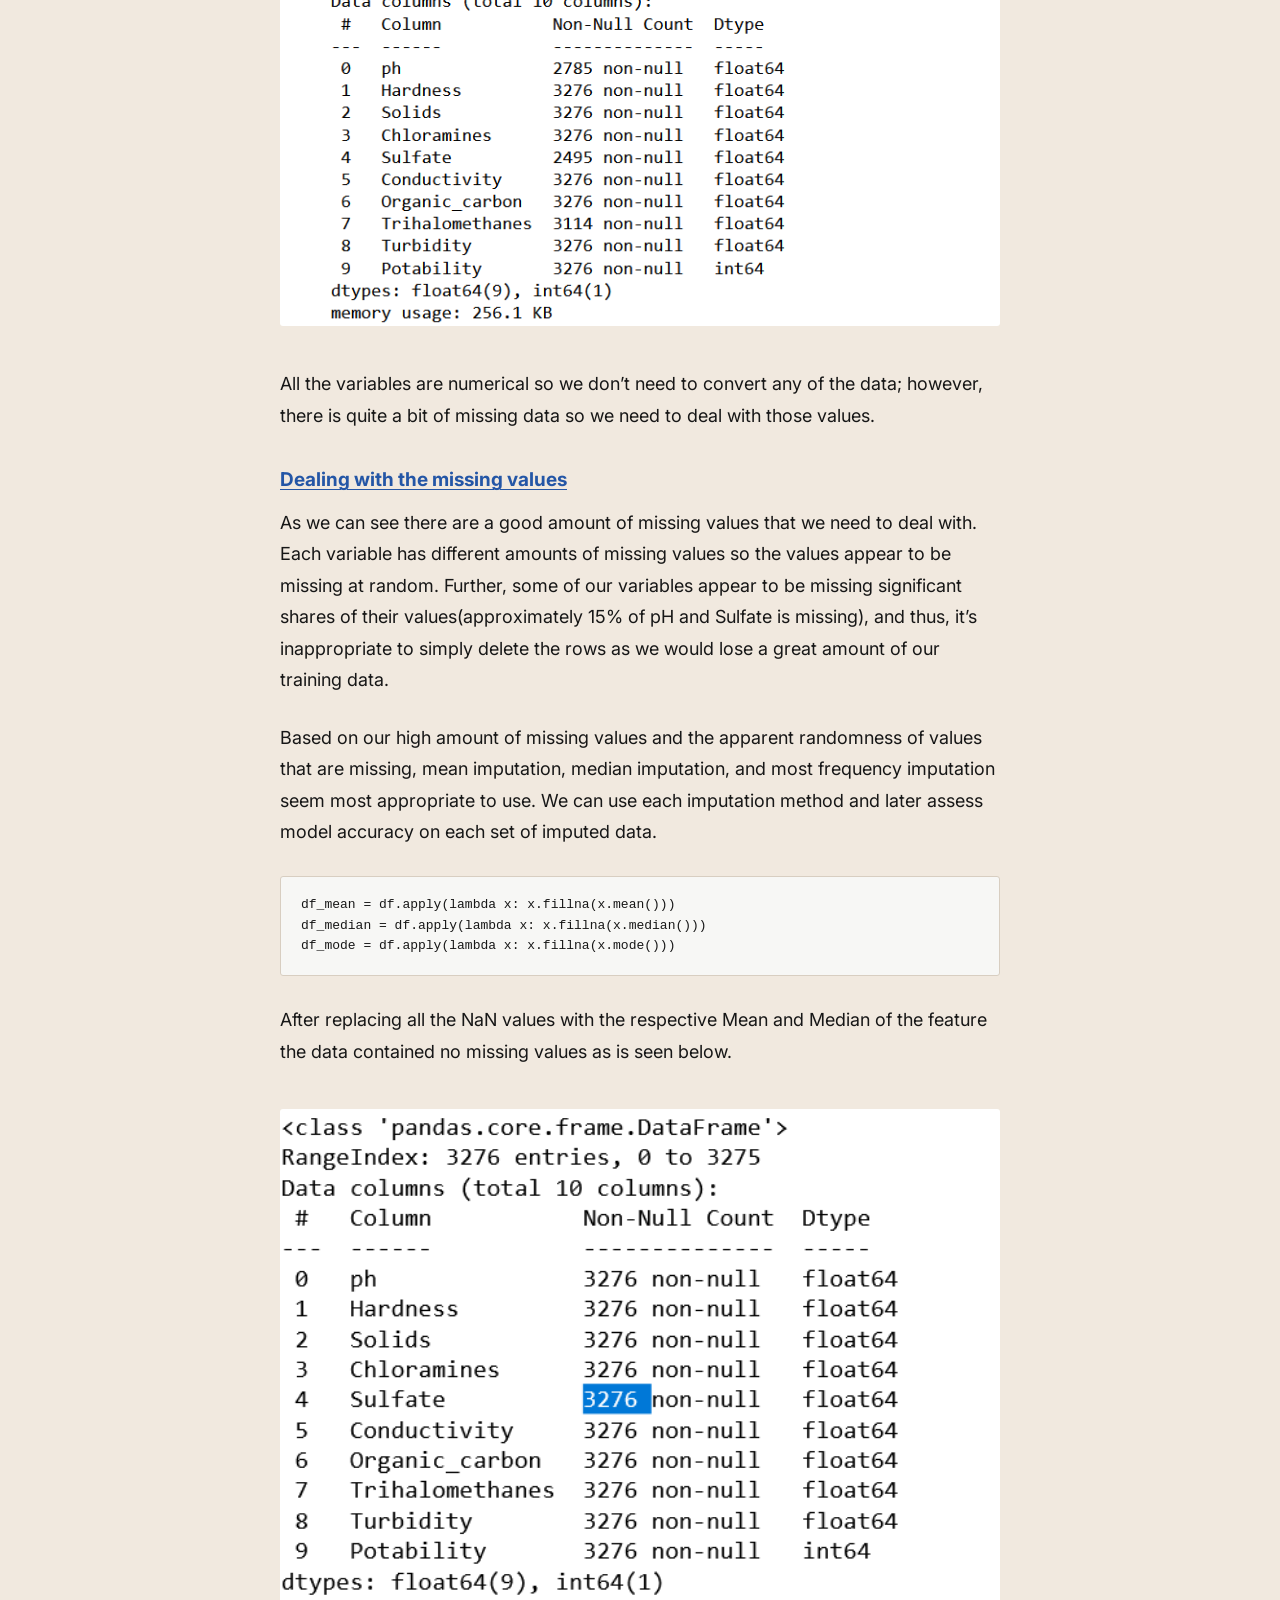
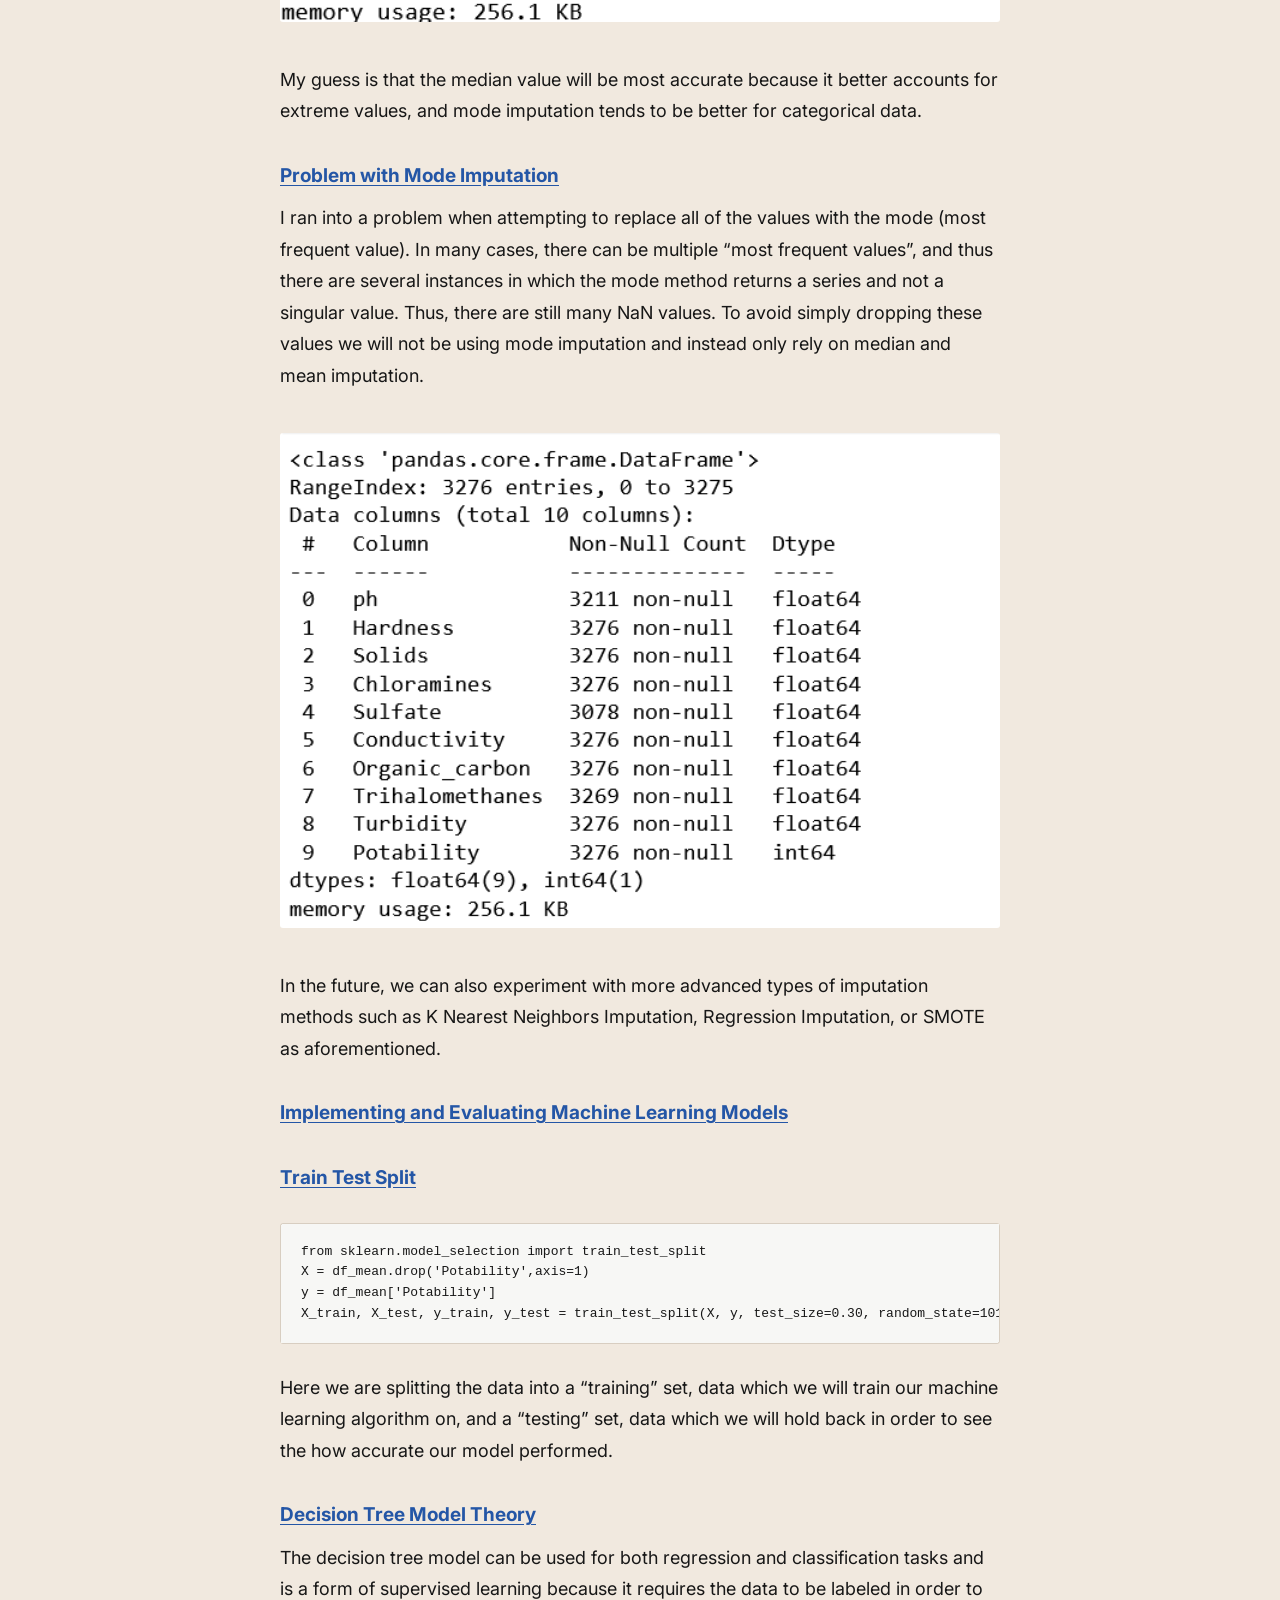
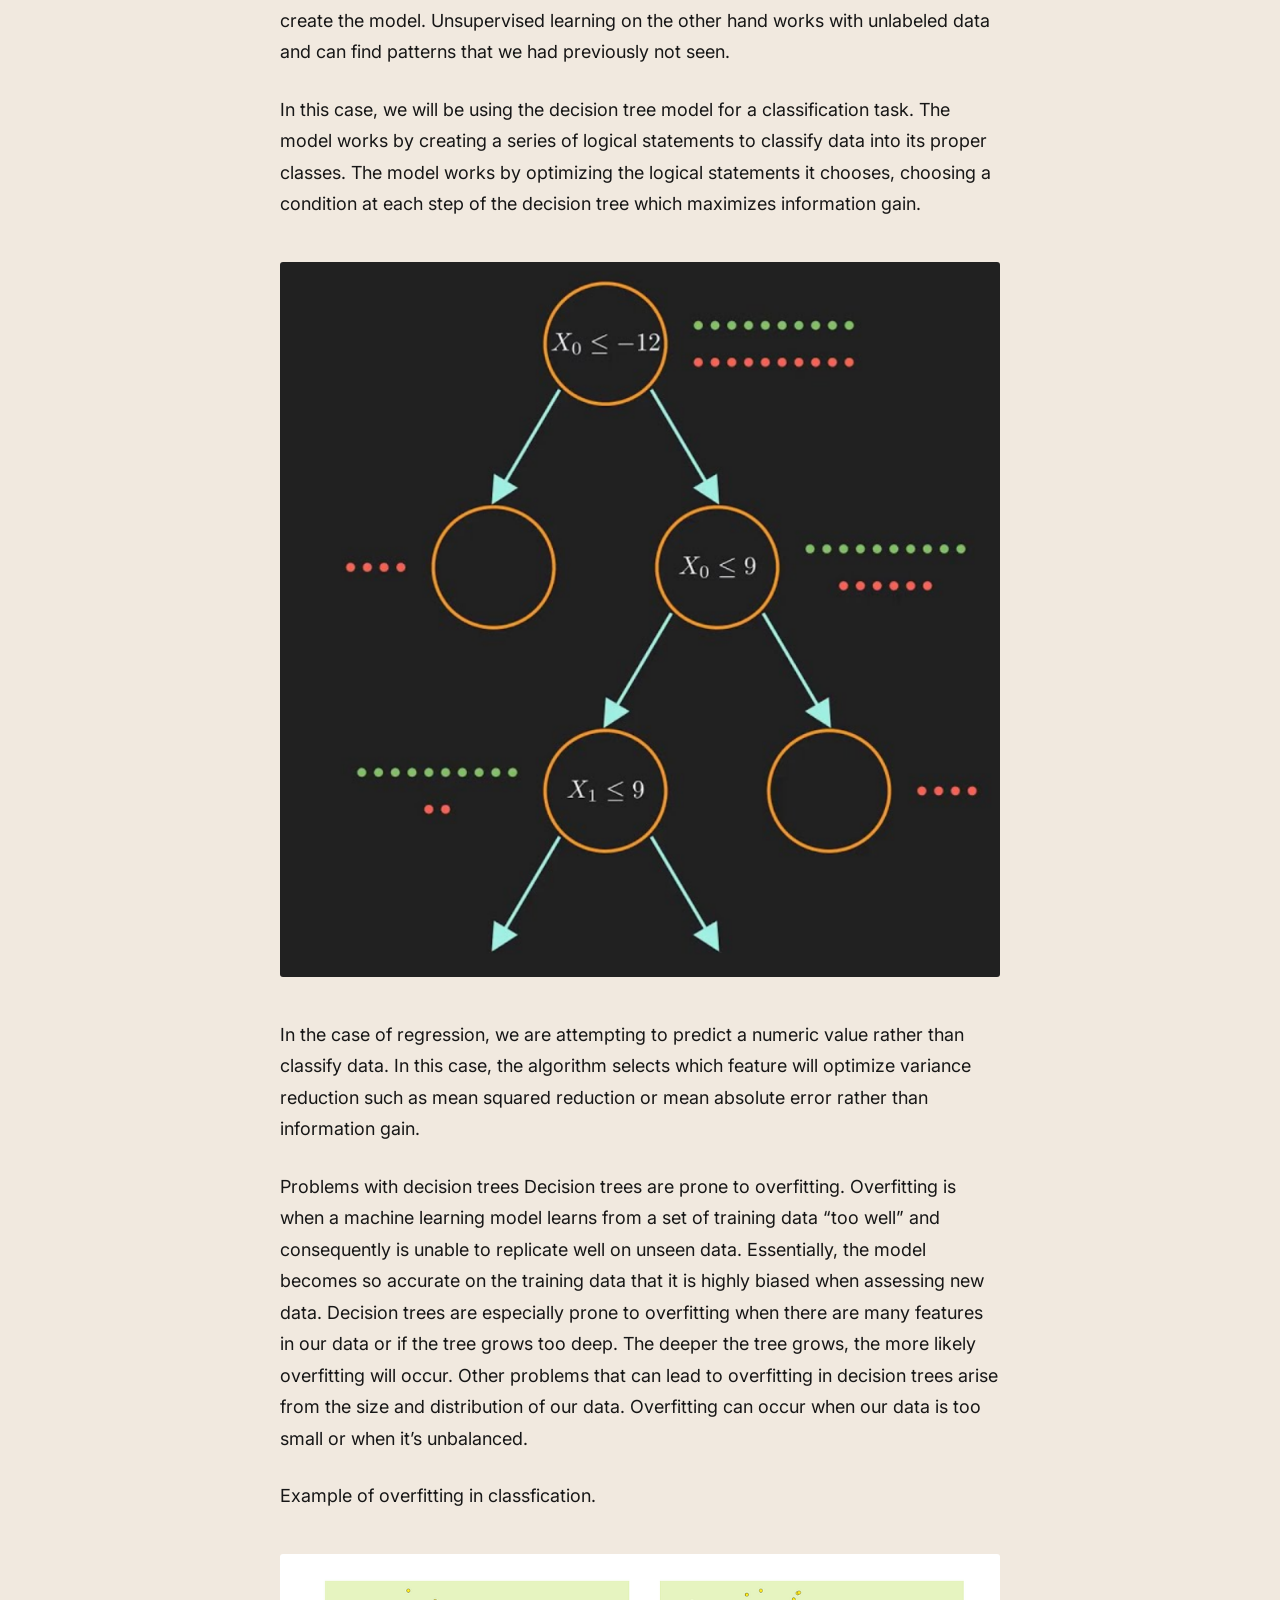
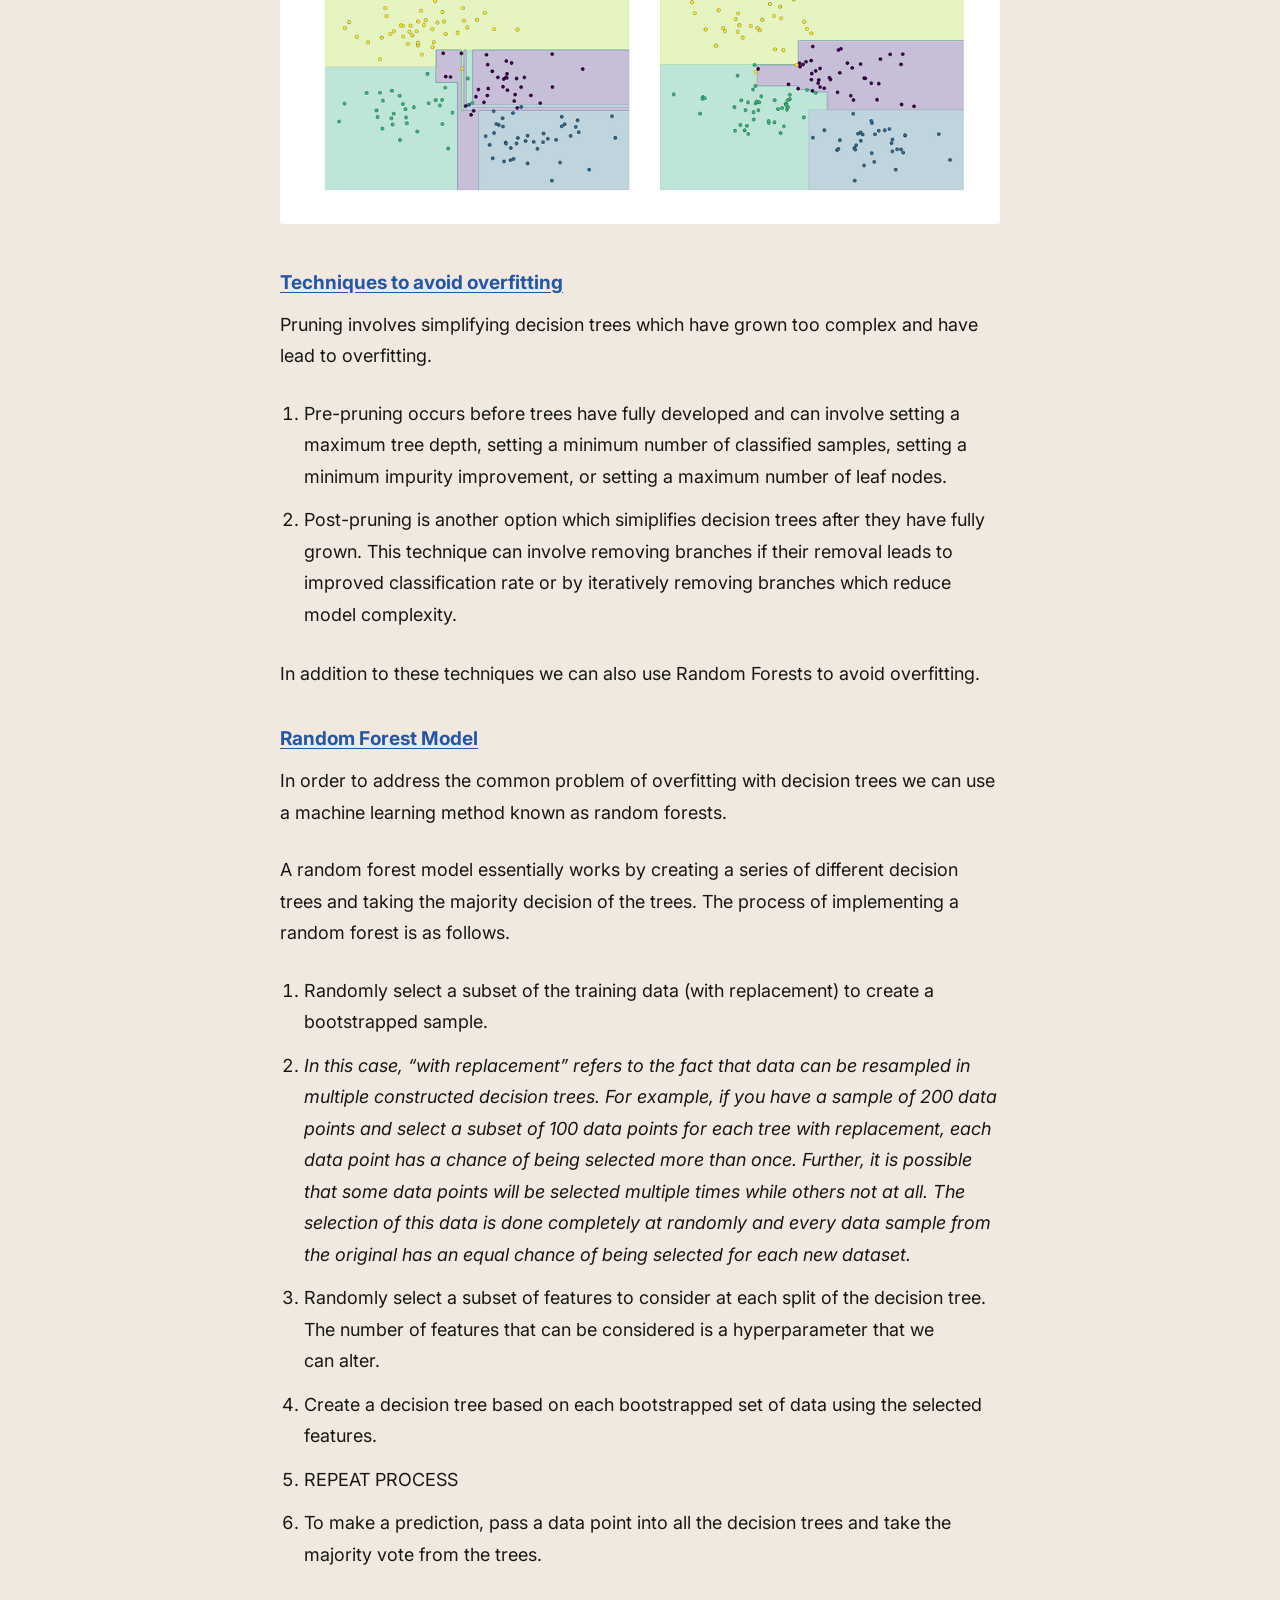
<file: articles/predicting-water-potability-with-machine-learning.html>
<!doctype html>
<html lang="en">
  <head>
    <meta charset="UTF-8" />
    <meta name="viewport" content="width=device-width, initial-scale=1.0" />
    <meta name="theme-color" content="#f1e9df" />
    <meta name="description" content="Using machine-learning models to predict whether water is safe to drink." />
    <meta property="og:title" content="Predicting Water Potability Using Machine Learning" />
    <meta property="og:description" content="Using machine-learning models to predict whether water is safe to drink." />
    <meta property="og:type" content="article" />
    <meta property="og:url" content="https://maxmatkovski.com/articles/predicting-water-potability-with-machine-learning.html" />
    <meta property="og:image" content="https://maxmatkovski.com/assets/social-card.png?v=4" />
    <meta property="og:image:width" content="1200" />
    <meta property="og:image:height" content="630" />
    <meta property="article:published_time" content="2023-11-07T23:54:41.000Z" />
    <meta name="twitter:card" content="summary_large_image" />
    <link rel="canonical" href="https://maxmatkovski.com/articles/predicting-water-potability-with-machine-learning.html" />
    <link rel="icon" href="/favicon.ico?v=3" type="image/x-icon" />
    <link rel="icon" href="../favicon.svg" type="image/svg+xml" />
    <link rel="icon" href="../favicon-32.png?v=2" type="image/png" sizes="32x32" />
    <link rel="apple-touch-icon" href="../apple-touch-icon.png?v=2" />
    <link rel="preconnect" href="https://fonts.googleapis.com" />
    <link rel="preconnect" href="https://fonts.gstatic.com" crossorigin />
    <link href="https://fonts.googleapis.com/css2?family=Inter:wght@400;500;600&amp;display=swap" rel="stylesheet" />
    <link rel="stylesheet" href="../styles.css?v=5" />
    <title>Predicting Water Potability Using Machine Learning — Max Matkovski</title>
  </head>
  <body>
    <header class="site-header">
      <a class="site-name" href="../index.html">Max Matkovski</a>
      <nav aria-label="Primary navigation">
        <a href="../index.html#about">About</a>
        <a href="../index.html#experience">Core Skills</a>
        <a href="../writings">Writings</a>
        <a href="../index.html#contact">Contact</a>
      </nav>
    </header>
    <main>
      <header class="article-header">
        <a class="back-link" href="../writings">← All writings</a>
        <h1>Predicting Water Potability Using Machine Learning</h1>
        <p class="article-meta"><time datetime="2023-11-07">November 7, 2023</time> · Max Matkovski</p>
      </header>
      <article class="article-body">
        <h3>According to the <em>Global Burden of Disease</em> study 1.2 million people died prematurely as a result of unsafe drinking water. This number is more than three times the amount of homicides globally and equivalent to the total amount of road deaths (1).</h3><figure class="article-figure"><img src="../assets/articles/predicting-water-potability-with-machine-learning-01.png" alt="" decoding="async" fetchpriority="high" /></figure><p>It’s clear that unsafe drinking water is a problem for global health. In this project, I will be using Decision Trees and Random Forests to classify water as either potable or unpotable. I will also be attempting to analyze which features are most important in predicting water portability.</p><h3><a target="_blank" rel="noreferrer" href="https://github.com/maxmatkovski/Predicting-Water-Potability#predicting-water-potability-with-decision-trees-and-random-forests">Predicting Water Potability with Decision Trees and Random Forests</a></h3><p>This data set was found on Kaggle. <a target="_blank" rel="noreferrer" href="https://www.kaggle.com/datasets/adityakadiwal/water-potability">https://www.kaggle.com/datasets/adityakadiwal/water-potability</a></p><p>After reading in the data and importing the necessary libraries, this is what our data looks like.</p><figure class="article-figure"><img src="../assets/articles/predicting-water-potability-with-machine-learning-02.png" alt="" decoding="async" loading="lazy" /></figure><p>The data consists of 3,276 water samples and contains 9 numeric values.</p><pre class="article-code"><code>1. pH Value <br>2. Hardness<br>3. Solids<br>4. Chloramines<br>5. Sulfate<br>6. Conductivity<br>7. Organic_carbon<br>8. Trihalomethanes<br>9. Turbidity<br>10. Potability</code></pre><p><strong>What are the features?</strong></p><ol><li>PH Value represents the acid-base balance of the water. WHO recommends a permissible PH range of 6.5 to 8.5. All data points in this data set are between 6.52 and 6.83 which are all within the range of the WHO.</li><li>Hardness is caused by calcium and magnesium deposits seeping into water from geologic deposits.</li><li>Solids represents the total dissolved solids found in the water which can include disolved organic materials and inorganic materials.</li><li>Chloramines represents total chlorine levels found in water. Chlorine and chloramine are the major disinfectants used in public water systems. Chloramines are most commonly formed when ammonia is added to chlorine to treat drinking water. Chlorine levels up to 4 milligrams per liter (mg/L or 4 parts per million (ppm)) are considered safe in drinking water.</li><li>Sulfate are naturally occurring substances found in minerals, soil, and rocks. Sulfate concentration in freshwater is about 3 to 30 mg/L in freshwater supplies, yet in saltwater supplies the range is about 2,700 mg/L.</li><li>Conductivity measures the ionic process of a solution that it enables it to transmit current. According to WHO standards, EC value should not exceed 400 μS/cm.</li><li>Organic_carbon is a measure of the total amount of carbon in organic compounds in pure water. According to US EPA &lt; 2 mg/L as TOC in treated / drinking water, and &lt; 4 mg/Lit in source water which is use for treatment.</li><li>Trihalomethanes are chemicals that may be found in water treated with chlorine. The concentration of THMs in drinking water varies according to the level of organic material in the water, the amount of chlorine required to treat the water, and the temperature of the water that is being treated. THM levels up to 80 ppm is considered safe in drinking water.</li><li>Turbidity is a measure of light emitting properties of water and the test is used to indicate the quality of waste discharge with respect to colloidal matter. The mean turbidity value obtained for Wondo Genet Campus (0.98 NTU) is lower than the WHO recommended value of 5.00 NTU.</li><li>Potability value of 1 indicates Potable (safe for human consumption) and 0 indicates not potable (not safe for human consumption).</li></ol><h3><a target="_blank" rel="noreferrer" href="https://github.com/maxmatkovski/Predicting-Water-Potability#checking-class-balance-in-our-data-set">Checking class balance in our data set</a></h3><figure class="article-figure"><img src="../assets/articles/predicting-water-potability-with-machine-learning-03.png" alt="" decoding="async" loading="lazy" /></figure><p>In this case, our data set is slightly imbalanced with class 0 representing 61.0% of our population and class 1 representing 39.0% of our data. This isn’t an extreme class imbalance, but we will create a balanced data set in order to analyze which dataset yield better model performance.</p><h4><a target="_blank" rel="noreferrer" href="https://github.com/maxmatkovski/Predicting-Water-Potability#dealing-with-class-imbalance">Dealing with Class Imbalance</a></h4><p>There are several ways to deal with class imbalance. Below are four common methods.</p><ol><li>Oversampling. The goal of this technique is to increase increase the representation of the minority class by generating synthetic data. There are several methods by which we can generate synthetic data.</li><li>Undersampling. This process involves randomly getting rid of data points of the majority class until the two classes are balanced.</li><li>Class weighting. This process involves assigning higher weights to the minority class during model training.</li><li>SMOTE (Synthetic Minority Over-sampling Technique) This process generates synthetic data of the minority class by identifying minority data points and neighboring data points and creating synthetic points via some form of interpolation.</li></ol><figure class="article-figure"><img src="../assets/articles/predicting-water-potability-with-machine-learning-04.png" alt="" decoding="async" loading="lazy" /></figure><h3><a target="_blank" rel="noreferrer" href="https://github.com/maxmatkovski/Predicting-Water-Potability#creating-a-balanced-data-set">Creating a balanced data set</a></h3><pre class="article-code"><code><br># create a balanced data set </code></pre><pre class="article-code"><code><br>import pandas as pd<br>from sklearn.utils import resample</code></pre><pre class="article-code"><code># Assuming your original dataset is stored in a DataFrame called &#39;df&#39;<br># Separate majority and minority classes<br>majority_class = df[df[&#39;Potability&#39;] == 0]  # Replace &#39;target&#39; with the name of your target column<br>minority_class = df[df[&#39;Potability&#39;] == 1]<br></code></pre><pre class="article-code"><code># Undersample majority class<br>undersampled_majority = resample(majority_class,<br>                                 replace=False,  # Set to False to perform undersampling without replacement<br>                                 n_samples=len(minority_class),  # Set the number of samples to match the minority class<br>                                 random_state=42)  # Set a random state for reproducibility</code></pre><pre class="article-code"><code># Combine undersampled majority class with the minority class<br>balanced_df = pd.concat([undersampled_majority, minority_class])</code></pre><pre class="article-code"><code># Shuffle the dataset to randomize the order<br>balanced_df = balanced_df.sample(frac=1, random_state=42).reset_index(drop=True)</code></pre><figure class="article-figure"><img src="../assets/articles/predicting-water-potability-with-machine-learning-05.png" alt="" decoding="async" loading="lazy" /></figure><p>Our dataset is now balanced with a 50–50 representation of each type of class. However, due to our use of undersampling our data set now is 21.97% smaller than it used to be. This may have an effect on our model performance which we will assess later.</p><h3><a target="_blank" rel="noreferrer" href="https://github.com/maxmatkovski/Predicting-Water-Potability#checking-for-a-correlation-between-different-variables">Checking for a correlation between different variables.</a></h3><figure class="article-figure"><img src="../assets/articles/predicting-water-potability-with-machine-learning-06.png" alt="" decoding="async" loading="lazy" /></figure><p>There doesn’t seem to be a clear correlation between any of the variables.</p><p>Also, we will mathematically calculate the correlations of our values.</p><pre class="article-code"><code>correlation_matrix = df.corr()<br>print(correlation_matrix)</code></pre><pre class="article-code"><code>ph  Hardness    Solids  Chloramines   Sulfate  \<br>ph               1.000000  0.082096 -0.089288    -0.034350  0.018203   <br>Hardness         0.082096  1.000000 -0.046899    -0.030054 -0.106923   <br>Solids          -0.089288 -0.046899  1.000000    -0.070148 -0.171804   <br>Chloramines     -0.034350 -0.030054 -0.070148     1.000000  0.027244   <br>Sulfate          0.018203 -0.106923 -0.171804     0.027244  1.000000   <br>Conductivity     0.018614 -0.023915  0.013831    -0.020486 -0.016121   <br>Organic_carbon   0.043503  0.003610  0.010242    -0.012653  0.030831   <br>Trihalomethanes  0.003354 -0.013013 -0.009143     0.017084 -0.030274   <br>Turbidity       -0.039057 -0.014449  0.019546     0.002363 -0.011187   <br>Potability      -0.003556 -0.013837  0.033743     0.023779 -0.023577   <br><br>                 Conductivity  Organic_carbon  Trihalomethanes  Turbidity  \<br>ph                   0.018614        0.043503         0.003354  -0.039057   <br>Hardness            -0.023915        0.003610        -0.013013  -0.014449   <br>Solids               0.013831        0.010242        -0.009143   0.019546   <br>Chloramines         -0.020486       -0.012653         0.017084   0.002363   <br>Sulfate             -0.016121        0.030831        -0.030274  -0.011187   <br>Conductivity         1.000000        0.020966         0.001285   0.005798   <br>Organic_carbon       0.020966        1.000000        -0.013274  -0.027308   <br>Trihalomethanes      0.001285       -0.013274         1.000000  -0.022145   <br>Turbidity            0.005798       -0.027308        -0.022145   1.000000   <br>Potability          -0.008128       -0.030001         0.007130   0.001581   <br><br>                 Potability  <br>ph                -0.003556  <br>Hardness          -0.013837  <br>Solids             0.033743  <br>Chloramines        0.023779  <br>Sulfate           -0.023577  <br>Conductivity      -0.008128  <br>Organic_carbon    -0.030001  <br>Trihalomethanes    0.007130  <br>Turbidity          0.001581  <br>Potability         1.000000</code></pre><p>None of our data points appear to be correlated with each other. The highest correlation we have is .082 which is the correlation between pH and Hardness. This value is so low that we will just proceed.</p><h3><a target="_blank" rel="noreferrer" href="https://github.com/maxmatkovski/Predicting-Water-Potability#preparing-our-data">Preparing our Data</a></h3><p>Let’s check for missing data.</p><figure class="article-figure"><img src="../assets/articles/predicting-water-potability-with-machine-learning-07.png" alt="" decoding="async" loading="lazy" /></figure><p>All the variables are numerical so we don’t need to convert any of the data; however, there is quite a bit of missing data so we need to deal with those values.</p><h3><a target="_blank" rel="noreferrer" href="https://github.com/maxmatkovski/Predicting-Water-Potability#preparing-our-data">Preparing our Data</a></h3><p>Let’s check for missing data.</p><figure class="article-figure"><img src="../assets/articles/predicting-water-potability-with-machine-learning-08.png" alt="" decoding="async" loading="lazy" /></figure><p>All the variables are numerical so we don’t need to convert any of the data; however, there is quite a bit of missing data so we need to deal with those values.</p><h3><a target="_blank" rel="noreferrer" href="https://github.com/maxmatkovski/Predicting-Water-Potability#dealing-with-the-missing-values">Dealing with the missing values</a></h3><p>As we can see there are a good amount of missing values that we need to deal with. Each variable has different amounts of missing values so the values appear to be missing at random. Further, some of our variables appear to be missing significant shares of their values(approximately 15% of pH and Sulfate is missing), and thus, it’s inappropriate to simply delete the rows as we would lose a great amount of our training data.</p><p>Based on our high amount of missing values and the apparent randomness of values that are missing, mean imputation, median imputation, and most frequency imputation seem most appropriate to use. We can use each imputation method and later assess model accuracy on each set of imputed data.</p><pre class="article-code"><code>df_mean = df.apply(lambda x: x.fillna(x.mean()))<br>df_median = df.apply(lambda x: x.fillna(x.median()))<br>df_mode = df.apply(lambda x: x.fillna(x.mode()))</code></pre><p>After replacing all the NaN values with the respective Mean and Median of the feature the data contained no missing values as is seen below.</p><figure class="article-figure"><img src="../assets/articles/predicting-water-potability-with-machine-learning-09.png" alt="" decoding="async" loading="lazy" /></figure><p>My guess is that the median value will be most accurate because it better accounts for extreme values, and mode imputation tends to be better for categorical data.</p><h3><a target="_blank" rel="noreferrer" href="https://github.com/maxmatkovski/Predicting-Water-Potability#problem-with-mode-imputation">Problem with Mode Imputation</a></h3><p>I ran into a problem when attempting to replace all of the values with the mode (most frequent value). In many cases, there can be multiple “most frequent values”, and thus there are several instances in which the mode method returns a series and not a singular value. Thus, there are still many NaN values. To avoid simply dropping these values we will not be using mode imputation and instead only rely on median and mean imputation.</p><figure class="article-figure"><img src="../assets/articles/predicting-water-potability-with-machine-learning-10.png" alt="" decoding="async" loading="lazy" /></figure><p>In the future, we can also experiment with more advanced types of imputation methods such as K Nearest Neighbors Imputation, Regression Imputation, or SMOTE as aforementioned.</p><h3><a target="_blank" rel="noreferrer" href="https://github.com/maxmatkovski/Predicting-Water-Potability#implementing-and-evaluating-machine-learning-models">Implementing and Evaluating Machine Learning Models</a></h3><h3><a target="_blank" rel="noreferrer" href="https://github.com/maxmatkovski/Predicting-Water-Potability#train-test-split">Train Test Split</a></h3><pre class="article-code"><code>from sklearn.model_selection import train_test_split<br>X = df_mean.drop(&#39;Potability&#39;,axis=1)<br>y = df_mean[&#39;Potability&#39;]<br>X_train, X_test, y_train, y_test = train_test_split(X, y, test_size=0.30, random_state=101)</code></pre><p>Here we are splitting the data into a “training” set, data which we will train our machine learning algorithm on, and a “testing” set, data which we will hold back in order to see the how accurate our model performed.</p><h3><a target="_blank" rel="noreferrer" href="https://github.com/maxmatkovski/Predicting-Water-Potability#decision-tree-model-theory">Decision Tree Model Theory</a></h3><p>The decision tree model can be used for both regression and classification tasks and is a form of supervised learning because it requires the data to be labeled in order to create the model. Unsupervised learning on the other hand works with unlabeled data and can find patterns that we had previously not seen.</p><p>In this case, we will be using the decision tree model for a classification task. The model works by creating a series of logical statements to classify data into its proper classes. The model works by optimizing the logical statements it chooses, choosing a condition at each step of the decision tree which maximizes information gain.</p><figure class="article-figure"><img src="../assets/articles/predicting-water-potability-with-machine-learning-11.png" alt="" decoding="async" loading="lazy" /></figure><p>In the case of regression, we are attempting to predict a numeric value rather than classify data. In this case, the algorithm selects which feature will optimize variance reduction such as mean squared reduction or mean absolute error rather than information gain.</p><p>Problems with decision trees Decision trees are prone to overfitting. Overfitting is when a machine learning model learns from a set of training data “too well” and consequently is unable to replicate well on unseen data. Essentially, the model becomes so accurate on the training data that it is highly biased when assessing new data. Decision trees are especially prone to overfitting when there are many features in our data or if the tree grows too deep. The deeper the tree grows, the more likely overfitting will occur. Other problems that can lead to overfitting in decision trees arise from the size and distribution of our data. Overfitting can occur when our data is too small or when it’s unbalanced.</p><p>Example of overfitting in classfication.</p><figure class="article-figure"><img src="../assets/articles/predicting-water-potability-with-machine-learning-12.png" alt="" decoding="async" loading="lazy" /></figure><h3><a target="_blank" rel="noreferrer" href="https://github.com/maxmatkovski/Predicting-Water-Potability#techniques-to-avoid-overfitting">Techniques to avoid overfitting</a></h3><p>Pruning involves simplifying decision trees which have grown too complex and have lead to overfitting.</p><ol><li>Pre-pruning occurs before trees have fully developed and can involve setting a maximum tree depth, setting a minimum number of classified samples, setting a minimum impurity improvement, or setting a maximum number of leaf nodes.</li><li>Post-pruning is another option which simiplifies decision trees after they have fully grown. This technique can involve removing branches if their removal leads to improved classification rate or by iteratively removing branches which reduce model complexity.</li></ol><p>In addition to these techniques we can also use Random Forests to avoid overfitting.</p><h3><a target="_blank" rel="noreferrer" href="https://github.com/maxmatkovski/Predicting-Water-Potability#random-forest-model">Random Forest Model</a></h3><p>In order to address the common problem of overfitting with decision trees we can use a machine learning method known as random forests.</p><p>A random forest model essentially works by creating a series of different decision trees and taking the majority decision of the trees. The process of implementing a random forest is as follows.</p><ol><li>Randomly select a subset of the training data (with replacement) to create a bootstrapped sample.</li><li><em>In this case, “with replacement” refers to the fact that data can be resampled in multiple constructed decision trees. For example, if you have a sample of 200 data points and select a subset of 100 data points for each tree with replacement, each data point has a chance of being selected more than once. Further, it is possible that some data points will be selected multiple times while others not at all. The selection of this data is done completely at randomly and every data sample from the original has an equal chance of being selected for each new dataset.</em></li><li>Randomly select a subset of features to consider at each split of the decision tree. The number of features that can be considered is a hyperparameter that we can alter.</li><li>Create a decision tree based on each bootstrapped set of data using the selected features.</li><li>REPEAT PROCESS</li><li>To make a prediction, pass a data point into all the decision trees and take the majority vote from the trees.</li></ol><figure class="article-figure"><img src="../assets/articles/predicting-water-potability-with-machine-learning-13.png" alt="" decoding="async" loading="lazy" /></figure><h4><a target="_blank" rel="noreferrer" href="https://github.com/maxmatkovski/Predicting-Water-Potability#bootstrapping">Bootstrapping</a></h4><p>This is a term that typically refers refers to “pulling oneself up by the bootstraps” or use one’s resources in order to achieve a goal. In statistics, the term bootstrapping is used to refer to the idea of using the data itself to estimate its properties without assuming the underlying distribution.</p><figure class="article-figure"><img src="../assets/articles/predicting-water-potability-with-machine-learning-14.png" alt="" decoding="async" loading="lazy" /></figure><h4><a target="_blank" rel="noreferrer" href="https://github.com/maxmatkovski/Predicting-Water-Potability#how-many-trees-are-used-in-a-random-forests">How many trees are used in a random forests?</a></h4><p>This depends on model performance. There is however a point of diminishing returns in which adding new trees doesn’t necessarily improve the generalization of the model. We can evaluate the number of trees using several techniques and alter the amount as a hyperparameter.</p><h3><a target="_blank" rel="noreferrer" href="https://github.com/maxmatkovski/Predicting-Water-Potability#decision-tree-model-implementation">Decision Tree Model Implementation</a></h3><pre class="article-code"><code>from sklearn.tree import DecisionTreeClassifier<br>dtree = DecisionTreeClassifier()<br>dtree.fit(X_train,y_train)</code></pre><h4><a target="_blank" rel="noreferrer" href="https://github.com/maxmatkovski/Predicting-Water-Potability#predict-and-evaluate-decision-tree">Predict and Evaluate Decision Tree</a></h4><pre class="article-code"><code>predictions = dtree.predict(X_test)<br>from sklearn.metrics import classification_report,confusion_matrix<br>print(classification_report(y_test,predictions))</code></pre><h4><a target="_blank" rel="noreferrer" href="https://github.com/maxmatkovski/Predicting-Water-Potability#interpreting-classification-reports">Interpreting Classification Reports</a></h4><p>Precision measures what percent of predicted true values of a particular class are indeed true. In this case for class 0, the precision is 0.68 which means that 68% of the instances the model predicted to be as class 0 (water not potable) are indeed class class 0 instances.</p><p>Recall also known as the sensitivity or true positive rate, calculates the percentage of true positive instances which are correctly by the model. In the case of Random Forest (median imputation), the model correctly identified 89% of actual instances belonging to class 0, while only recalling 34% of of actual instances of class 1. <em>(Why such a large disparity)</em></p><p>F-1 Score: F-1-score is the harmonic mean of precision and recall metrics and can be used as a metric representing both values. <em>Harmonic means are useful for addressing imbalance and give more value to smaller values, thus reducing the impact of outliers. In this case we want to balance precision and recall, and thus, use the harmonic mean.</em></p><p>Support: Support metric is simply the number of instances we have in our data set of each class.</p><p>Accuracy: Accuracy calculates the model’s predictions regardless of the class. Thus, an accuracy value of 0.68 means that 68% of all instances of all instances were correctly classified.</p><p>Macro Avg calculates the average precision, recall and F-1 score across classes.</p><p>Weighted Avg calculates the weighted average of precision, recall and F-1 considering the support (number of instances of each class).</p><p>Example calculating values from confusion matrix.</p><pre class="article-code"><code>print(confusion_matrix(y_test,predictions))</code></pre><pre class="article-code"><code>[[542  61]<br> [243 137]]</code></pre><p>Precision</p><p>Class 0: 542 / (542 + 243) = 0.69 Actual 0’s / Total Predicted 0&#39;s</p><p>Class 1: 137 / (137 + 69) = Actual 1’s / Total Predicted 1&#39;s</p><p><em>precision refers to how accurate the models predictions were per class</em></p><p>Recall</p><p>Class 0: 542 / 603 = 0.90 Correctly predicted 0’s / Actual 0&#39;s</p><p>Class 1: 137/380 = 0.36 Correctly predicted 1’s / Actual 1&#39;s</p><p><em>recall refers to what percentage of the values were correctly predicted</em></p><pre class="article-code"><code>precision    recall  f1-score   support</code></pre><pre class="article-code"><code>          0       0.69      0.90      0.78       603<br>          1       0.69      0.36      0.47       380</code></pre><pre class="article-code"><code>   accuracy                           0.69       983<br>   macro avg      0.69      0.63      0.63       983<br>   weighted avg   0.69      0.69      0.66       983</code></pre><h4><a target="_blank" rel="noreferrer" href="https://github.com/maxmatkovski/Predicting-Water-Potability#decision-tree-model-with-mean-imputed-values">Decision Tree Model with Mean Imputed Values</a></h4><pre class="article-code"><code>precision    recall  f1-score   support</code></pre><pre class="article-code"><code>           0       0.68      0.65      0.67       603<br>           1       0.48      0.52      0.50       380</code></pre><pre class="article-code"><code>    accuracy                           0.60       983<br>   macro avg       0.58      0.58      0.58       983<br>weighted avg       0.61      0.60      0.60       983</code></pre><h4><a target="_blank" rel="noreferrer" href="https://github.com/maxmatkovski/Predicting-Water-Potability#random-forest-model-with-mean-imputed-values">Random Forest Model with Mean Imputed Values</a></h4><pre class="article-code"><code>precision    recall  f1-score   support</code></pre><pre class="article-code"><code>           0       0.68      0.89      0.77       603<br>           1       0.67      0.35      0.46       380</code></pre><pre class="article-code"><code>    accuracy                           0.68       983<br>   macro avg       0.68      0.62      0.62       983<br>weighted avg       0.68      0.68      0.65       983</code></pre><h4><a target="_blank" rel="noreferrer" href="https://github.com/maxmatkovski/Predicting-Water-Potability#decision-tree-model-with-median-imputed-values">Decision Tree Model with Median Imputed Values</a></h4><pre class="article-code"><code>precision    recall  f1-score   support</code></pre><pre class="article-code"><code>           0       0.67      0.62      0.64       603<br>           1       0.46      0.51      0.49       380</code></pre><pre class="article-code"><code>    accuracy                           0.58       983<br>   macro avg       0.57      0.57      0.57       983<br>weighted avg       0.59      0.58      0.58       983</code></pre><h4><a target="_blank" rel="noreferrer" href="https://github.com/maxmatkovski/Predicting-Water-Potability#random-forest-model-with-median-imputed-values">Random Forest Model with Median Imputed Values</a></h4><pre class="article-code"><code>precision    recall  f1-score   support</code></pre><pre class="article-code"><code>           0       0.69      0.89      0.78       603<br>           1       0.68      0.36      0.47       380</code></pre><pre class="article-code"><code>    accuracy                           0.69       983<br>   macro avg       0.68      0.63      0.62       983<br>weighted avg       0.68      0.69      0.66       983</code></pre><h4><a target="_blank" rel="noreferrer" href="https://github.com/maxmatkovski/Predicting-Water-Potability#random-forest-model-with-median-imputed-values-balanced-dataset">Random Forest Model with Median Imputed Values (Balanced Dataset)</a></h4><p>So far our best-performing model has been the Random Forest with Median Impuation (weighted avg f1-score: 0.66) performing slightly better than Random Forest with Mean Imputation (weighted avg f1-score: 0.65).</p><p>As we can see in the classification report the model performs slightly worse in precision for class 1 (the underrepresented class) and significantly worse in recall.</p><p>We will now train and evaluate the Random Forest Model with Median Imputed Data, but this time use the data set we created which addresses undersamples class 0 to address the strong class imbalance.</p><p>Confusion Matrix</p><pre class="article-code"><code>[[243 149]<br> [138 237]]</code></pre><p>Classification Report</p><pre class="article-code"><code>precision    recall  f1-score   support</code></pre><pre class="article-code"><code>           0       0.64      0.62      0.63       392<br>           1       0.61      0.63      0.62       375</code></pre><pre class="article-code"><code>    accuracy                           0.63       767<br>   macro avg       0.63      0.63      0.63       767<br>weighted avg       0.63      0.63      0.63       767</code></pre><p>As we can see when we use the balanced data set, our recall for class 1 significantly improves from 0.36 to 0.63. However, our overall model performance measured by our weighted avg f1-score slightly worsens from 0.66 to 0.63. Overall, while our weighted avg f1-score slightly worsens, the drastic improvement in recall for class 1 makes this a more consistent and reliable model.</p><h3><a target="_blank" rel="noreferrer" href="https://github.com/maxmatkovski/Predicting-Water-Potability#feature-importances">Feature Importances</a></h3><figure class="article-figure"><img src="../assets/articles/predicting-water-potability-with-machine-learning-15.png" alt="" decoding="async" loading="lazy" /></figure><p>Feature importances signify which features are most influential in a particular machine learning model. All feature importances sum to 0, and the higher the value, the more influential the feature is in the model. In certain cases, where our model contains features with low feature importance, we can consider removing them in order to achieve a simpler and more efficient model.</p><p>In this case, all of our features appear to be very similar in importance. This can potentially be caused by the ensemble method, random forests make use of. When generating so many decision trees and averaging out their results, feature importance may become averaged out, with all features being represented as equally important.</p><h3><a target="_blank" rel="noreferrer" href="https://github.com/maxmatkovski/Predicting-Water-Potability#works-cited">Works Cited</a></h3><ol><li><a target="_blank" rel="noreferrer" href="https://ourworldindata.org/water-access">https://ourworldindata.org/water-access</a></li></ol>
      </article>
    </main>
    <footer>
      <p>© <span id="year"></span> Max Matkovski</p>
      <div>
        <a href="https://www.linkedin.com/in/maxmatkovski/" target="_blank" rel="noreferrer">LinkedIn</a>
        <a href="https://github.com/maxmatkovski" target="_blank" rel="noreferrer">GitHub</a>
      </div>
    </footer>
    <script src="../script.js?v=4"></script>
  </body>
</html>
</file>
<file: styles.css>
:root {
  --ink: #171717;
  --muted: #656565;
  --line: #d8cec1;
  --link: #2456a6;
  --page: #f1e9df;
  --sans: "Inter", -apple-system, BlinkMacSystemFont, "Segoe UI", sans-serif;
}

* { box-sizing: border-box; }
html { scroll-behavior: smooth; }
body { margin: 0; min-width: 320px; background: var(--page); color: var(--ink); font-family: var(--sans); font-size: 16px; line-height: 1.7; -webkit-font-smoothing: antialiased; text-rendering: optimizeLegibility; }
a { color: inherit; text-decoration: none; }

.site-header, main, footer { width: min(100% - 40px, 900px); margin-inline: auto; }
.site-header { min-height: 82px; display: flex; align-items: center; justify-content: space-between; border-bottom: 1px solid var(--line); }
.site-name { font-weight: 600; letter-spacing: -.02em; }
nav { display: flex; gap: 25px; font-size: 14px; color: var(--muted); }
nav a:hover, footer a:hover { color: var(--link); }
nav a[aria-current="page"] { color: var(--ink); }

main > section { padding: 76px 0; border-bottom: 1px solid var(--line); scroll-margin-top: 25px; }
.intro { display: grid; grid-template-columns: 168px 1fr; grid-template-areas: "photo clock" "photo copy"; column-gap: 52px; row-gap: 0; align-items: start; padding-top: 90px; }
.intro img { grid-area: photo; display: block; width: 100%; height: auto; aspect-ratio: 1 / 1; object-fit: cover; object-position: center 38%; border-radius: 50%; }
.intro-copy { grid-area: copy; }
.world-clock { grid-area: clock; display: grid; grid-template-columns: repeat(3, max-content); gap: 30px; margin: 0 0 20px; padding-block: 12px; border-top: 1px solid var(--line); border-bottom: 1px solid var(--line); background-image: repeating-linear-gradient(to bottom, transparent 0, transparent 5px, rgba(23, 23, 23, .025) 6px); }
.clock-city { display: flex; flex-direction: column; align-items: flex-start; gap: 5px; }
.clock-name { color: var(--muted); font-size: 10px; font-weight: 500; letter-spacing: .14em; text-transform: uppercase; }
.clock-city time { color: var(--muted); font: 500 15px/1 ui-monospace, SFMono-Regular, Menlo, Monaco, Consolas, monospace; font-variant-numeric: tabular-nums; letter-spacing: .01em; white-space: nowrap; }
.clock-current .clock-name, .clock-current time { color: #8f4f22; }
h1 { margin: 0 0 17px; font-size: clamp(38px, 6vw, 58px); line-height: 1.08; letter-spacing: -.05em; font-weight: 600; }
.lead { margin: 0 0 18px; color: var(--ink); font-size: 21px; line-height: 1.45; }
.intro p:not(.location):not(.lead) { margin: 0; color: var(--muted); }
.intro-links { display: flex; flex-wrap: wrap; gap: 20px; margin-top: 27px; font-size: 14px; }
.intro-links a { color: var(--link); }
.intro-links a:hover { text-decoration: underline; text-underline-offset: 3px; }

main > section:not(.intro) { display: grid; grid-template-columns: 190px 1fr; gap: 44px; }
h2 { margin: 1px 0 0; font-size: 17px; font-weight: 600; letter-spacing: -.015em; }
#notes-title a:hover { color: var(--link); }
.body-copy { max-width: 635px; }
.body-copy p { margin: 0 0 22px; }
.body-copy p:last-child { margin-bottom: 0; }

.entries { border-top: 1px solid var(--line); }
.entries article { padding: 25px 0 27px; border-bottom: 1px solid var(--line); }
.entries article:last-child { border-bottom: 0; padding-bottom: 0; }
.entries h3 { margin: 0 0 8px; font-size: 16px; line-height: 1.5; font-weight: 600; }
.entries h3 a:hover { color: var(--link); text-decoration: underline; text-underline-offset: 3px; }
.entries h3 span { color: var(--muted); font-weight: 400; }
.entries p { margin: 0; color: var(--muted); }
.entries.compact article { padding-block: 19px; }
.compact h3 { margin-bottom: 2px; }
.education-list { grid-column: 1 / -1; }
.education-list article { display: grid; grid-template-columns: 190px 1fr; gap: 44px; align-items: center; }
.school-logo { display: block; width: 100%; max-width: 190px; height: auto; object-fit: contain; object-position: left center; }

footer { min-height: 100px; display: flex; justify-content: space-between; align-items: center; color: var(--muted); font-size: 13px; }
footer div { display: flex; gap: 20px; }

.article-header, .article-body { width: min(100% - 40px, 720px); margin-inline: auto; }
.article-header { padding: 78px 0 42px; }
.article-header .back-link { display: inline-block; margin-bottom: 42px; color: var(--link); font-size: 14px; }
.article-header .back-link:hover { text-decoration: underline; text-underline-offset: 3px; }
.article-header h1 { max-width: 700px; font-size: clamp(38px, 7vw, 62px); }
.article-meta { margin: 0; color: var(--muted); font-size: 14px; }
.article-hero { display: block; width: 100%; height: auto; margin: 0 0 52px; border-radius: 3px; }
.article-body { min-width: 0; padding-bottom: 84px; font-size: 18px; line-height: 1.75; overflow-wrap: break-word; }
.article-body p { margin: 0 0 26px; }
.article-body h2 { margin: 52px 0 18px; font-size: 25px; line-height: 1.3; }
.article-body h3 { margin: 32px 0 10px; font-size: 19px; }
.article-body h4 { margin: 28px 0 10px; font-size: 17px; }
.article-body ul { margin: 0 0 28px; padding-left: 24px; }
.article-body ol { margin: 0 0 28px; padding-left: 24px; }
.article-body li { margin-bottom: 12px; }
.article-body a { color: var(--link); text-decoration: underline; text-underline-offset: 3px; }
.article-figure { width: 100%; max-width: 100%; margin: 42px 0; }
.article-figure img { display: block; width: 100%; max-width: 100%; height: auto; aspect-ratio: auto; margin-inline: auto; object-fit: contain; border-radius: 3px; }
.article-figure figcaption { margin-top: 10px; color: var(--muted); font-size: 13px; text-align: center; }
.article-body blockquote { margin: 32px 0; padding-left: 22px; border-left: 3px solid var(--line); color: var(--muted); }
.article-code { max-width: 100%; margin: 28px 0; padding: 18px 20px; overflow-x: auto; border: 1px solid var(--line); border-radius: 3px; background: #f7f7f5; font: 13px/1.6 ui-monospace, SFMono-Regular, Menlo, Monaco, Consolas, monospace; white-space: pre; }
.article-video { position: relative; width: 100%; max-width: 100%; aspect-ratio: 16 / 9; margin: 38px 0; }
.article-video iframe { position: absolute; inset: 0; width: 100%; height: 100%; border: 0; }
main > .writings-page { display: block; max-width: 720px; margin-inline: auto; padding-top: 90px; }
.writings-page h1 { margin-bottom: 40px; }

@media (max-width: 700px) {
  .site-header, main, footer { width: min(100% - 32px, 900px); }
  .site-header { min-height: 64px; }
  .site-header .site-name { display: none; }
  nav { width: 100%; display: flex; justify-content: center; gap: clamp(12px, 5vw, 24px); padding-block: 8px; font-size: 13px; white-space: nowrap; }
  nav a { min-height: 24px; }
  main > section { padding: 58px 0; }
  .intro { grid-template-columns: 120px 1fr; column-gap: 26px; padding-top: 52px; }
  .world-clock { margin-bottom: 10px; }
  h1 { font-size: 38px; }
  .lead { font-size: 18px; }
  .intro-links { gap: 14px; }
  main > section:not(.intro) { grid-template-columns: 1fr; gap: 26px; }
  .education-list { grid-column: auto; }
  .education-list article { grid-template-columns: 120px 1fr; gap: 26px; }
  .school-logo { max-width: 120px; }
}

@media (max-width: 480px) {
  .site-header, main, footer { width: min(100% - 28px, 900px); }
  .intro { grid-template-columns: 1fr; grid-template-areas: "clock" "photo" "copy"; gap: 30px; padding-top: 30px; }
  .intro img { width: min(31vw, 118px); max-width: 100%; height: auto; aspect-ratio: 1 / 1; }
  .site-name { font-size: 14px; }
  .world-clock { width: 100%; grid-template-columns: repeat(3, 1fr); gap: 8px; margin-bottom: 0; padding-block: 14px; }
  .clock-name { font-size: 10px; letter-spacing: .14em; }
  .clock-city time { font-size: clamp(13px, 4vw, 17px); letter-spacing: .01em; }
  h1 { font-size: clamp(36px, 11vw, 46px); }
  .intro-links a { display: inline-flex; min-height: 44px; align-items: center; }
  .education-list article { grid-template-columns: 82px 1fr; gap: 18px; }
  .school-logo { width: 100%; max-width: 82px; height: auto; }
  footer { padding-bottom: env(safe-area-inset-bottom); }
  .article-header, .article-body { width: min(100% - 28px, 720px); }
  .article-header { padding-top: 46px; }
  .article-header h1 { font-size: clamp(32px, 10vw, 42px); overflow-wrap: anywhere; }
  .article-header .back-link { margin-bottom: 30px; }
  .article-hero { margin-bottom: 36px; }
  .article-body { max-width: 100%; font-size: 17px; }
  .article-body ul, .article-body ol { padding-left: 21px; }
  .article-code { width: 100%; padding: 15px 16px; font-size: 12px; }
  .article-figure { margin-block: 30px; }
}

@media (prefers-reduced-motion: reduce) { html { scroll-behavior: auto; } }
</file>
